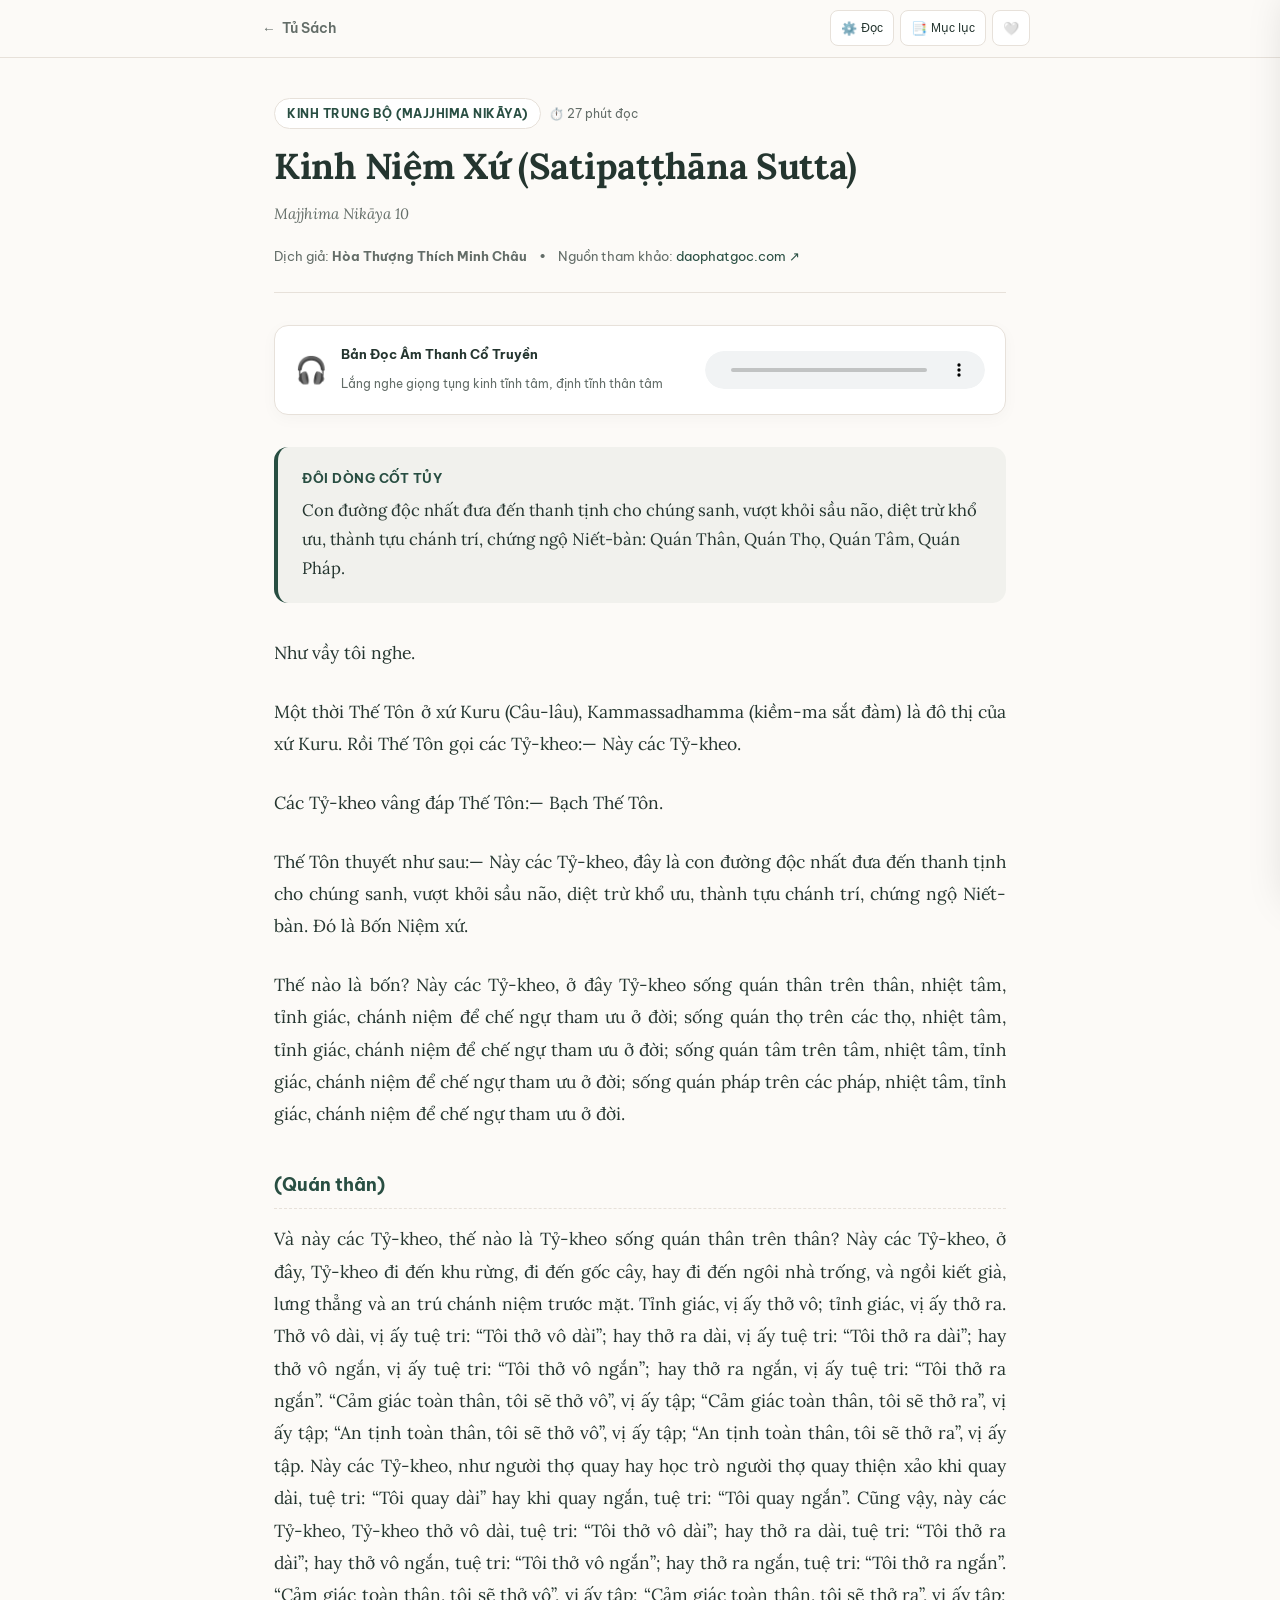
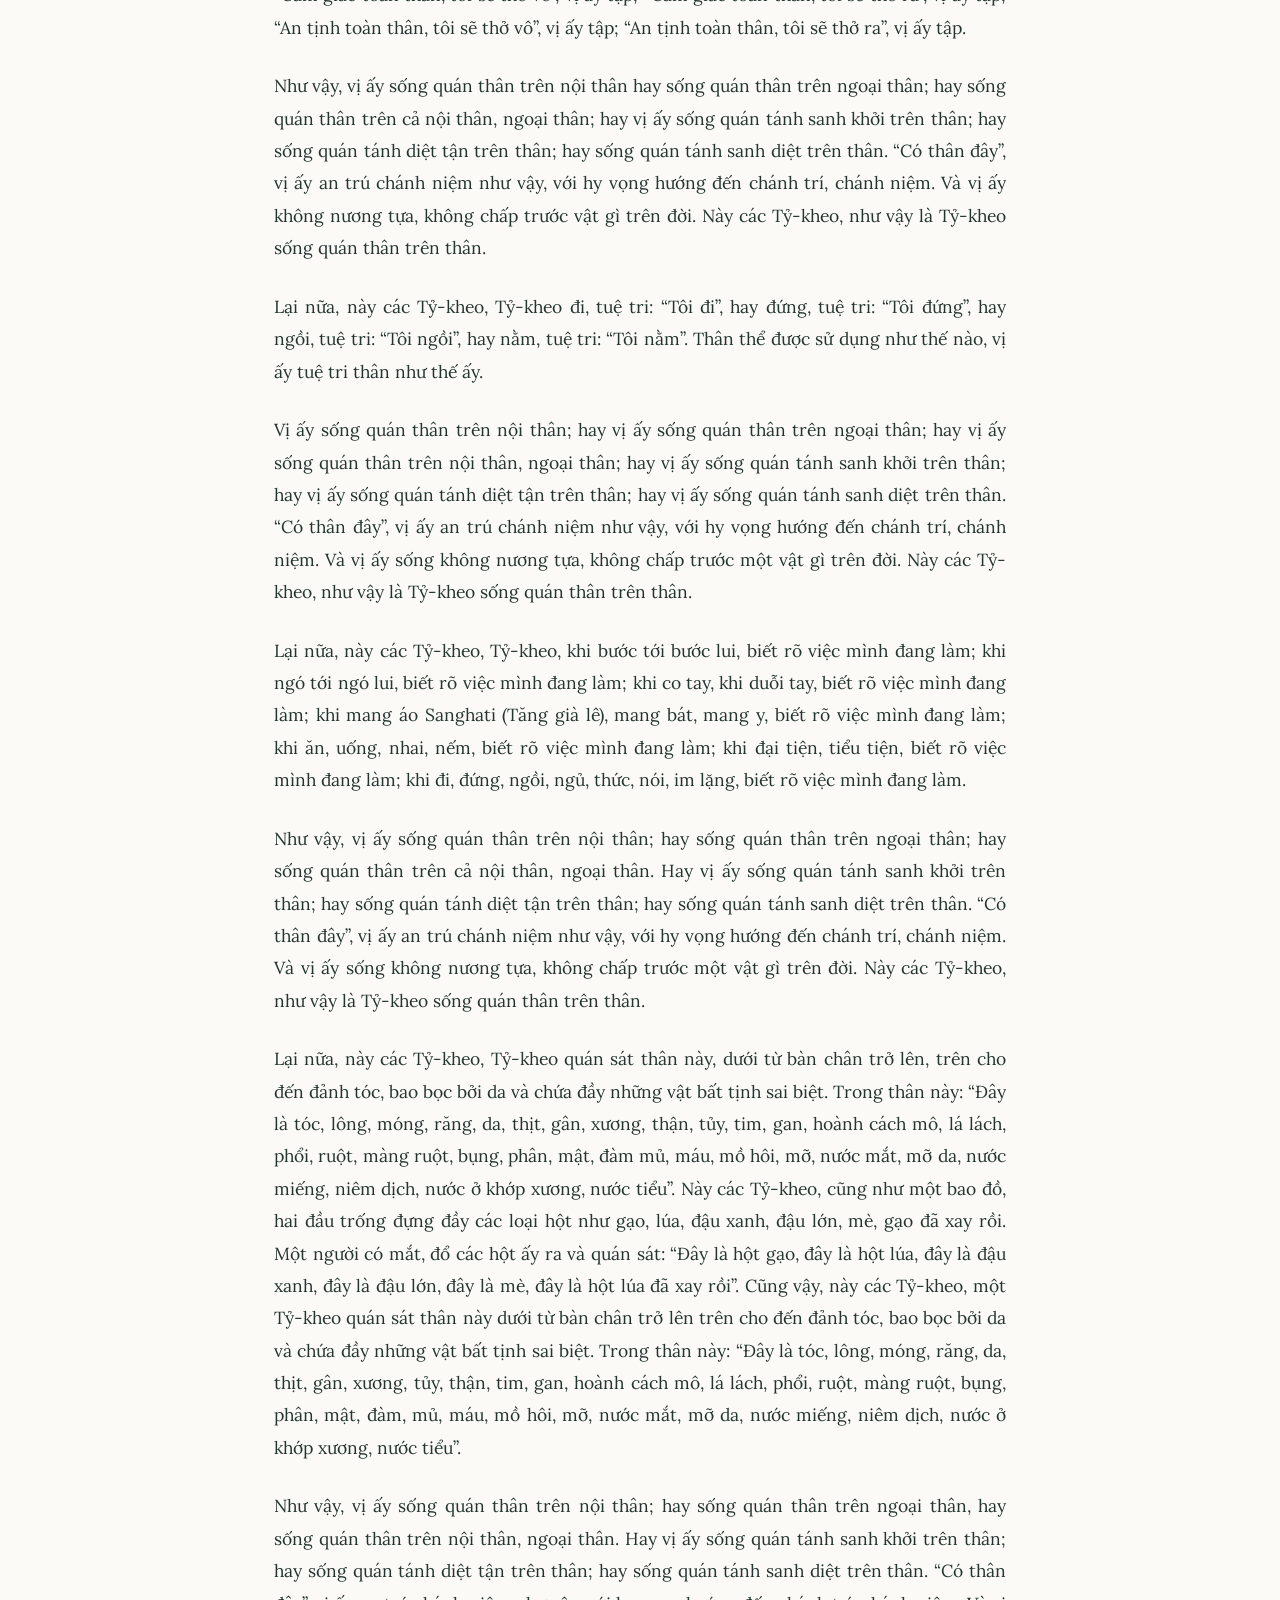
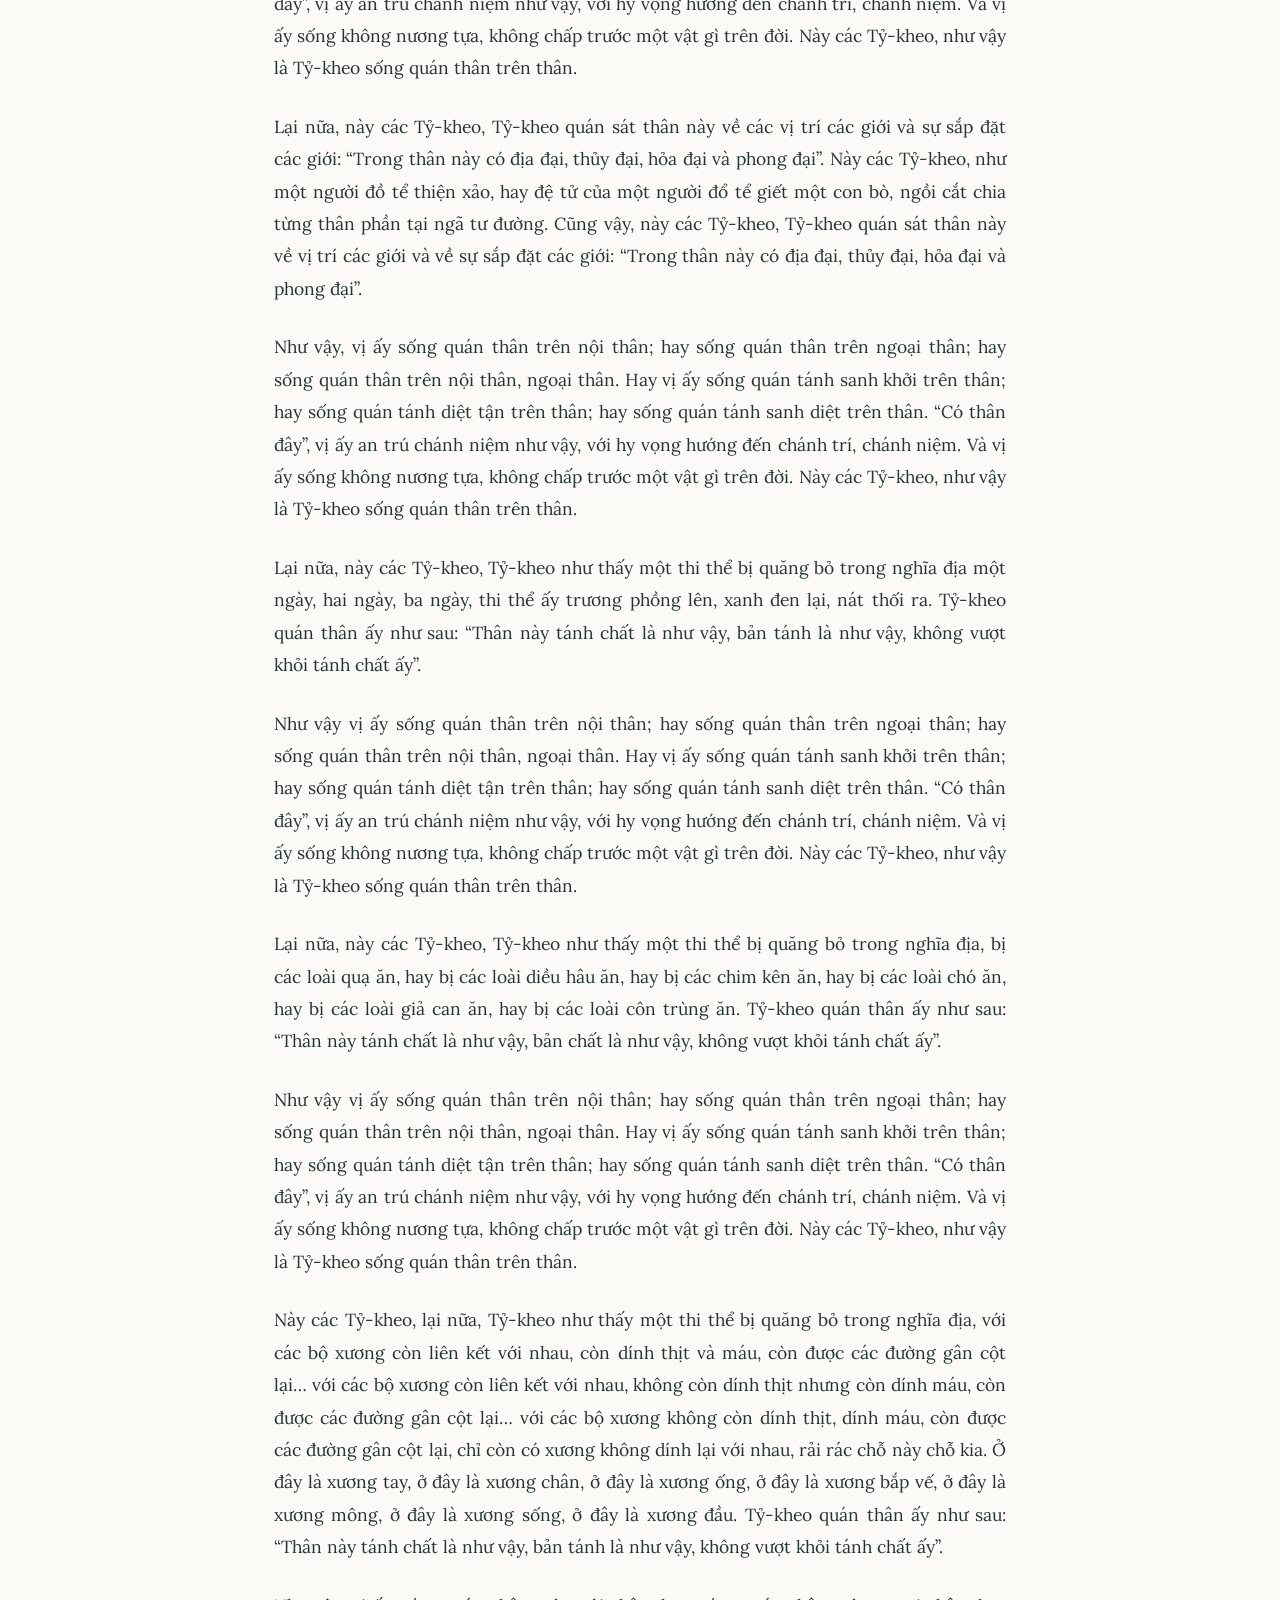
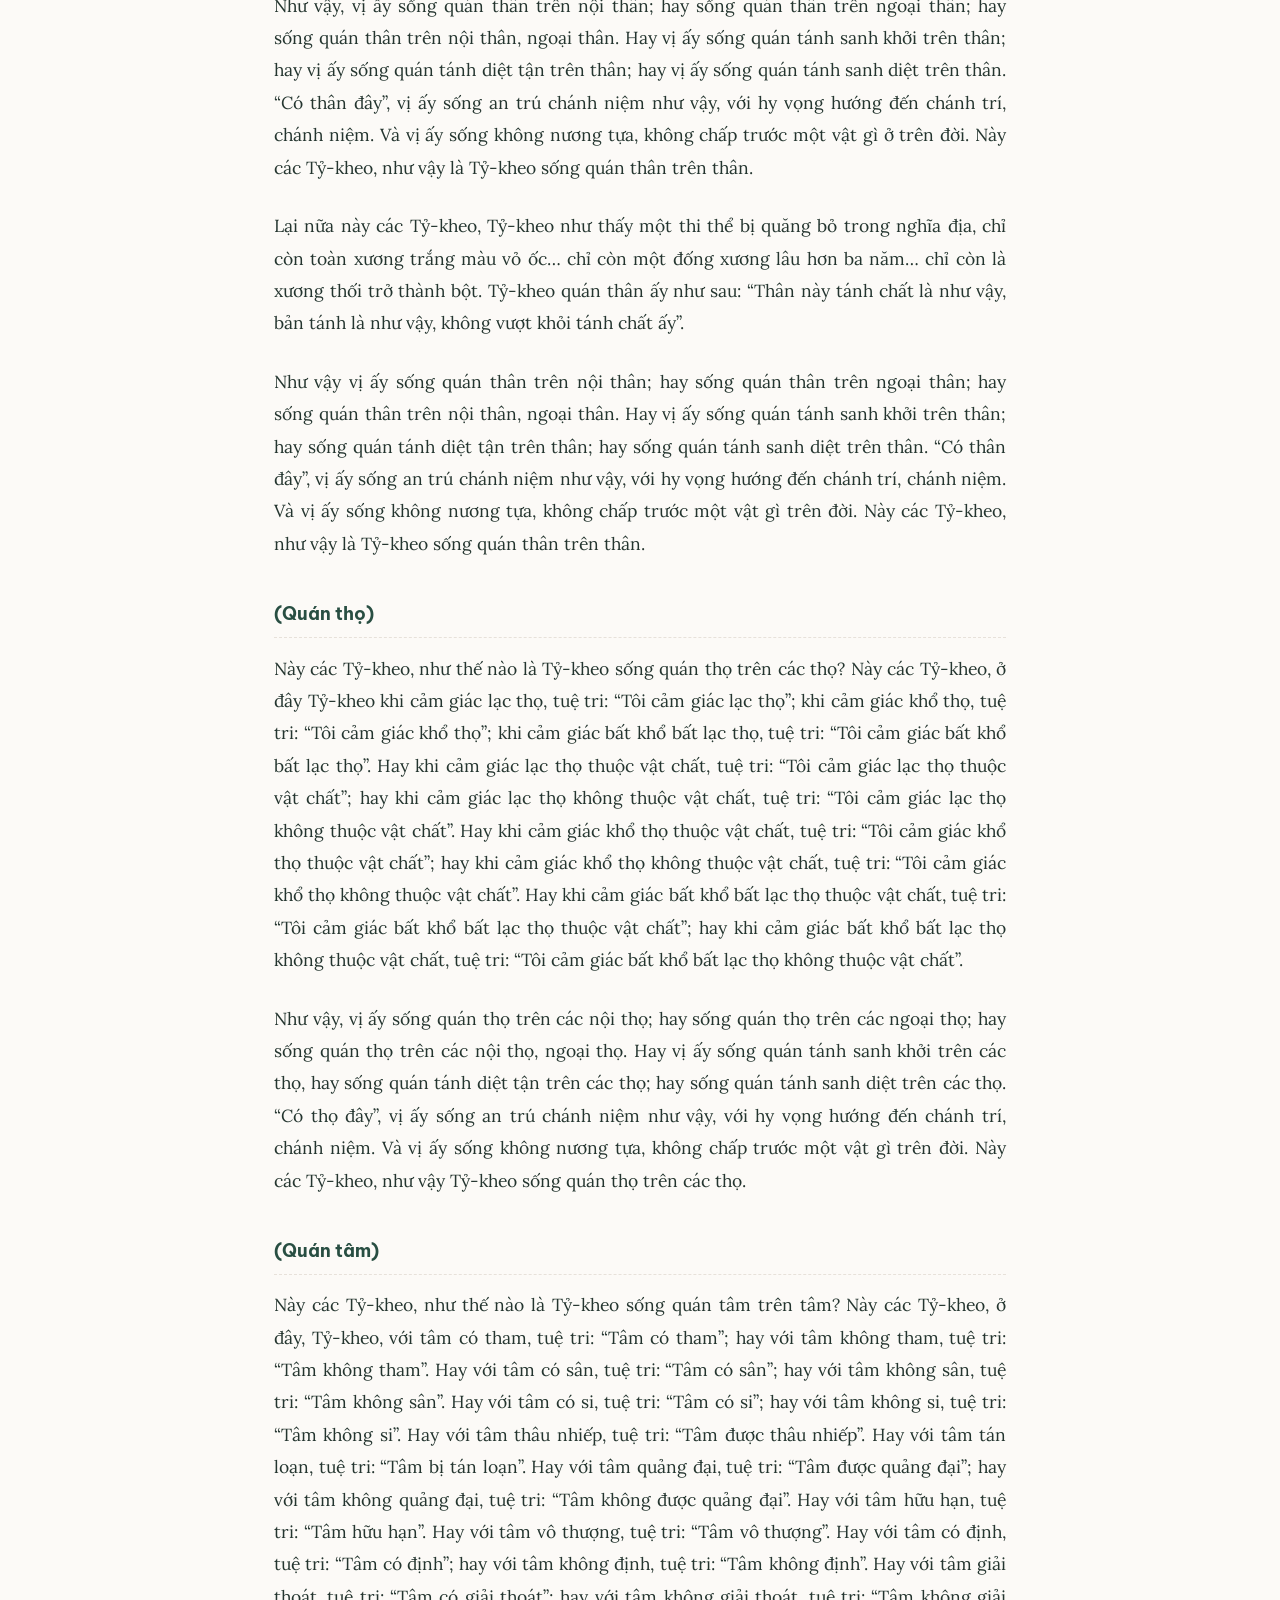
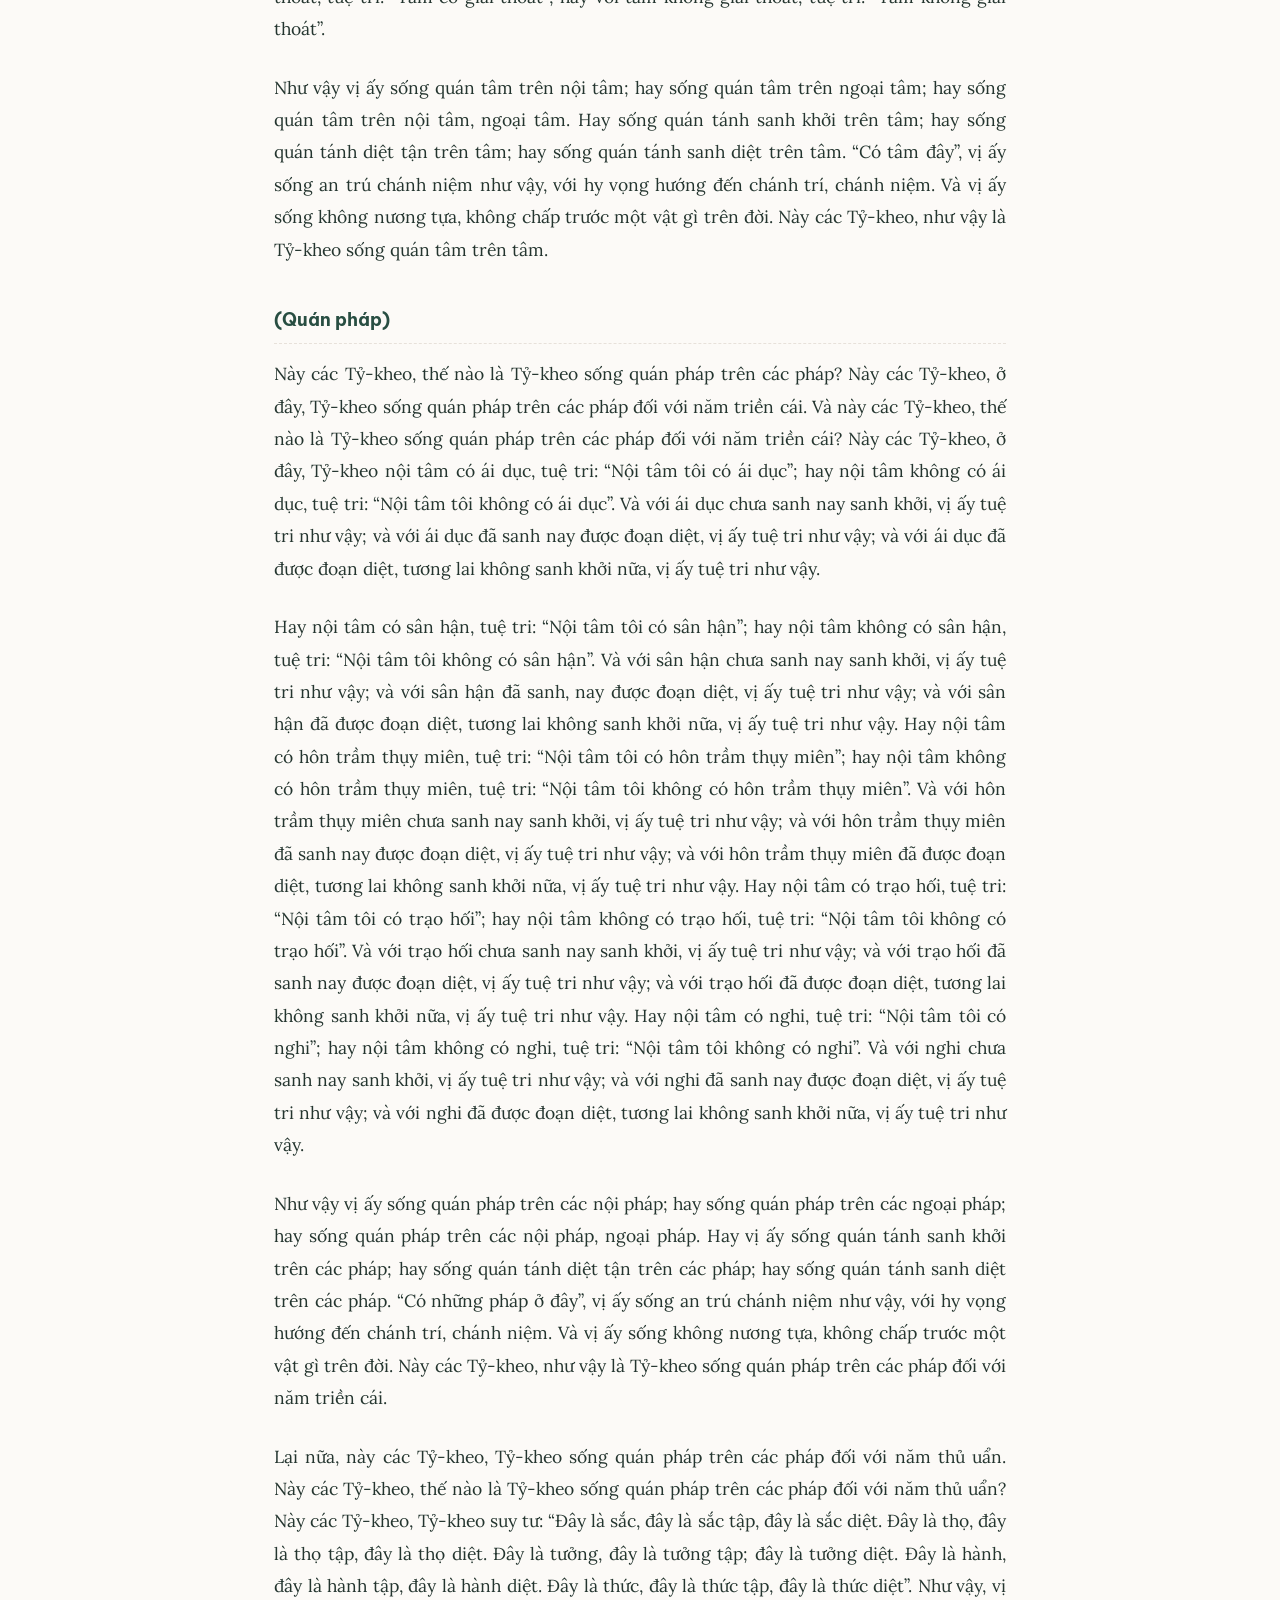
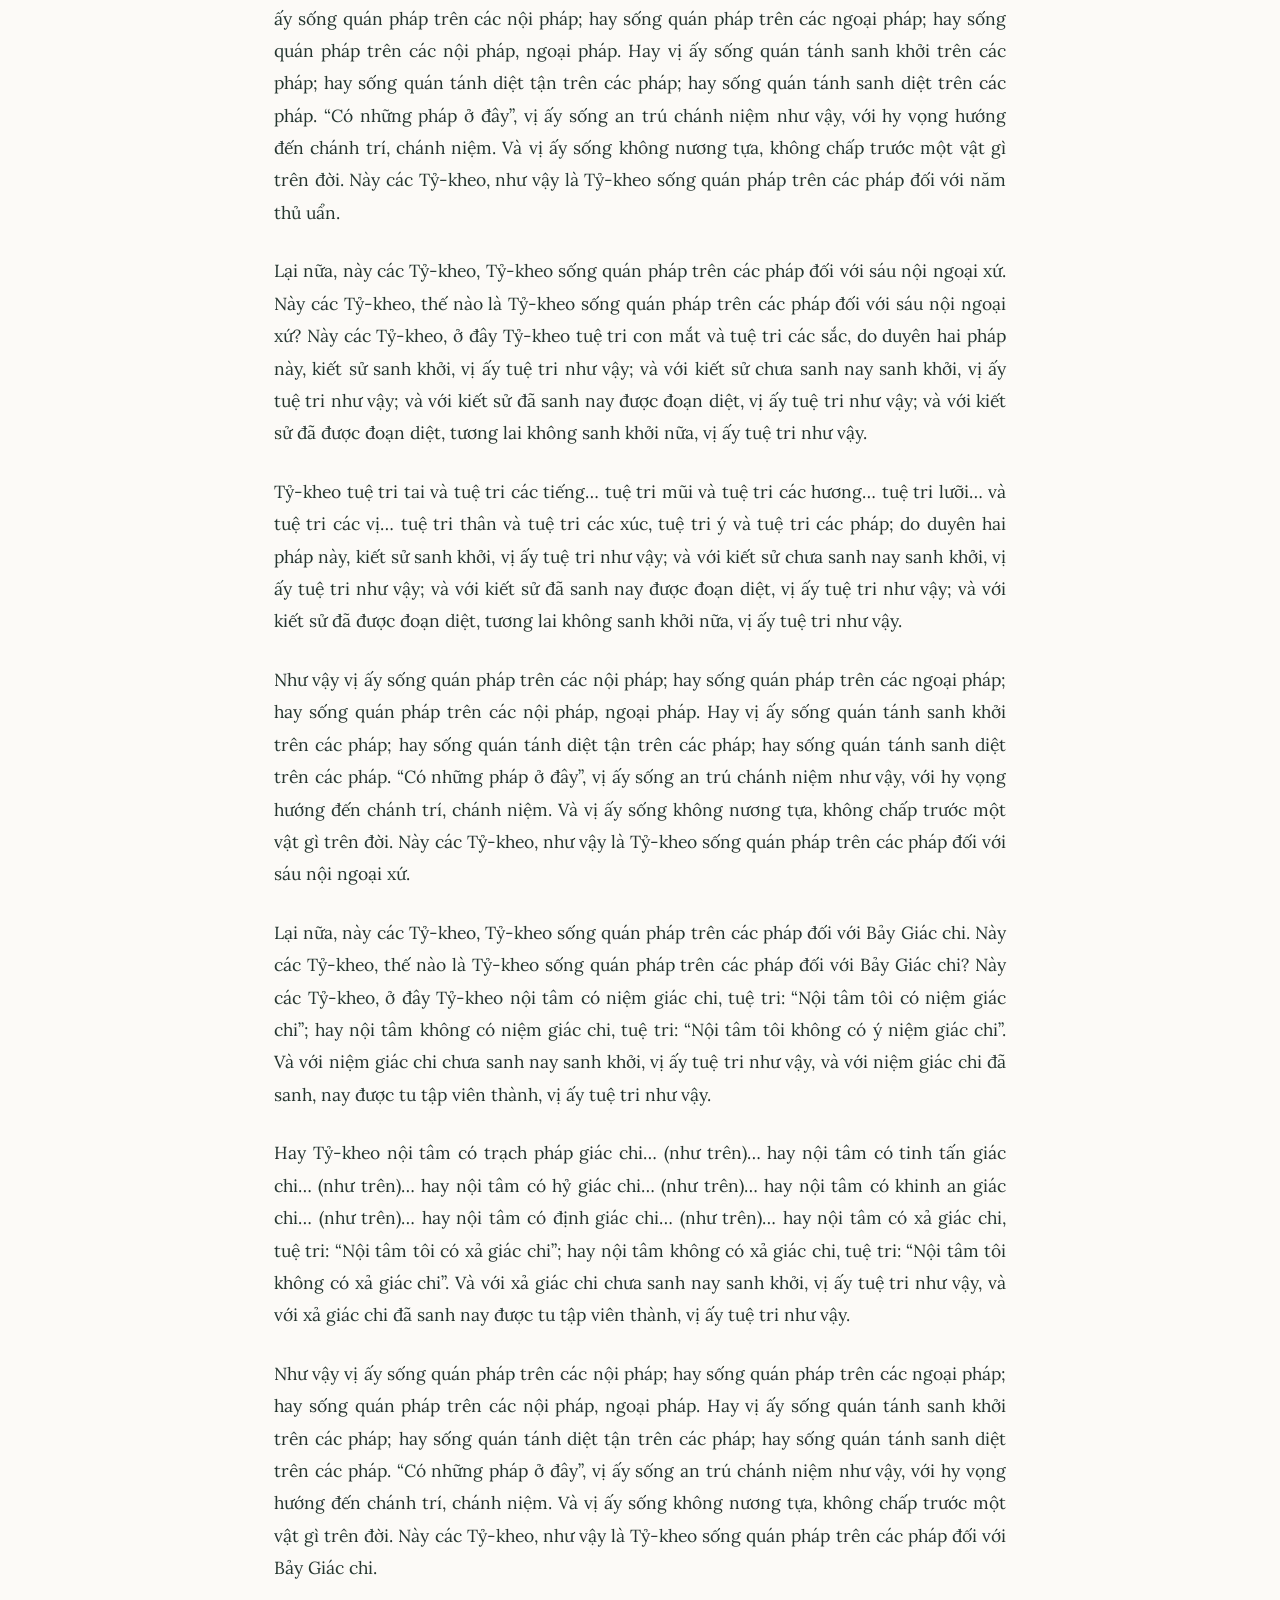
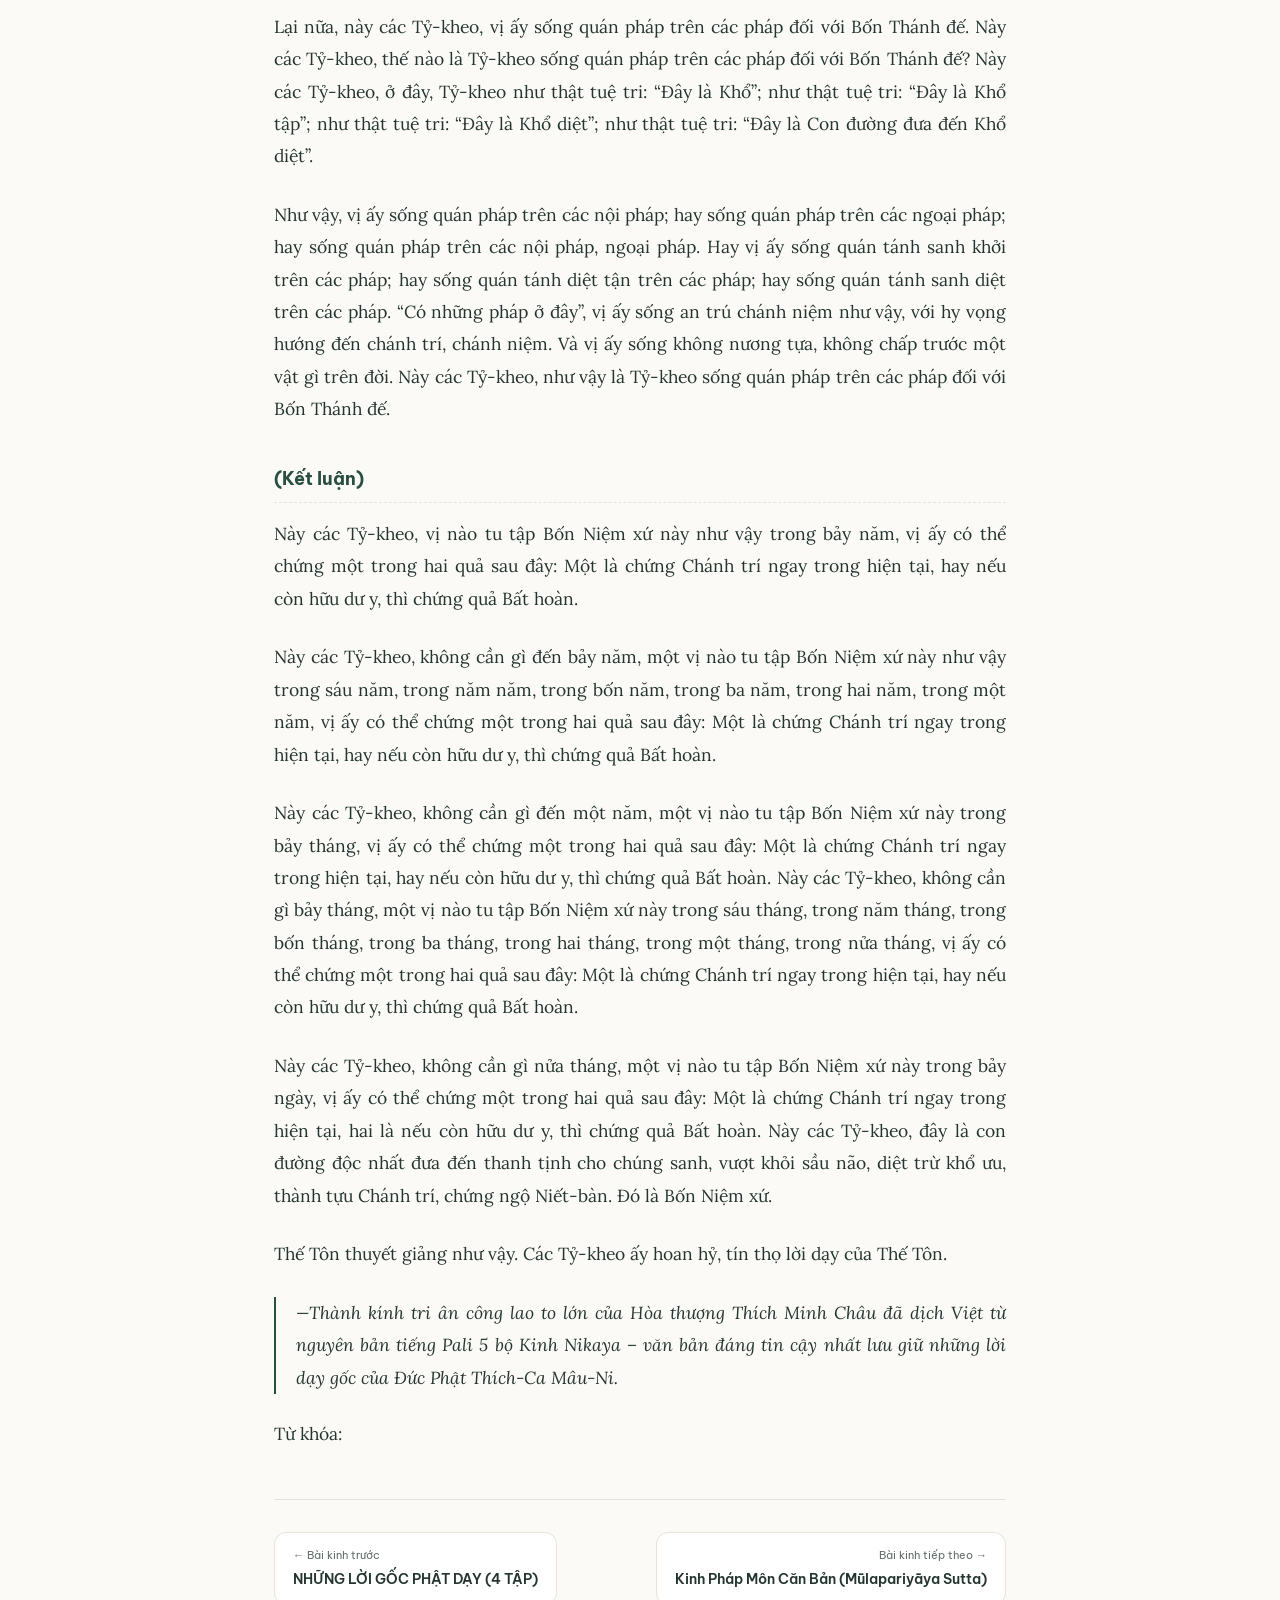
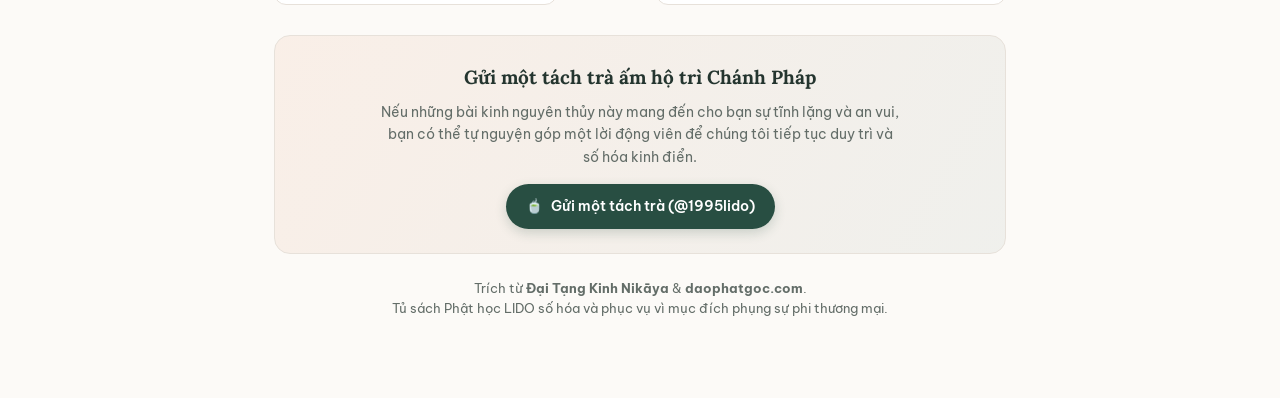
<file: doc-kinh/index.html>
<!doctype html>
<html lang="vi">
<head>
  <meta charset="UTF-8">
  <meta name="viewport" content="width=device-width, initial-scale=1.0">
  <meta name="theme-color" content="#284e42">
  <title>Đọc Kinh Sách Phật Giáo Nguyên Thủy | LIDO Zen Reader</title>
  
  <link rel="preconnect" href="https://fonts.googleapis.com">
  <link rel="preconnect" href="https://fonts.gstatic.com" crossorigin>
  <link href="https://fonts.googleapis.com/css2?family=Be+Vietnam+Pro:ital,wght@0,400;0,500;0,600;0,700;1,400&family=Lora:ital,wght@0,400;0,500;0,600;0,700;1,400;1,500&family=Noto+Serif:ital,wght@0,400;0,600;1,400&display=swap" rel="stylesheet">

  <style>
    /* ================= THEMES ================= */
    :root {
      --bg-reader: #FCFAF7;
      --text-reader: #24352F;
      --text-muted: #636D68;
      --border-reader: #E7E1DA;
      --accent-reader: #284E42;
      --accent-hover: #1e3b32;
      --surface-reader: #FFFFFF;
      --quote-bg: rgba(40, 78, 66, 0.05);
      --quote-border: #284E42;
      --gold-reader: #D97706;
      --gold-light: #FEF3C7;
      --reader-font: "Lora", Georgia, serif;
      --reader-size: 17.5px;
      --reader-line-height: 1.85;
      --container-width: 780px;
    }

    /* THEME: WHITE */
    [data-theme="white"] {
      --bg-reader: #FFFFFF;
      --text-reader: #1E293B;
      --text-muted: #64748B;
      --border-reader: #E2E8F0;
      --surface-reader: #F8FAFC;
      --quote-bg: #F1F5F9;
      --quote-border: #475569;
    }

    /* THEME: SEPIA (GIẤY DÓ) */
    [data-theme="sepia"] {
      --bg-reader: #F5EEDB;
      --text-reader: #433422;
      --text-muted: #7C6853;
      --border-reader: #DECDB3;
      --surface-reader: #FAF5EB;
      --quote-bg: rgba(124, 104, 83, 0.08);
      --quote-border: #7C6853;
      --accent-reader: #8B5E34;
    }

    /* THEME: FOREST TEA (TRÀ THIỀN) */
    [data-theme="tea"] {
      --bg-reader: #192A24;
      --text-reader: #E8F2EC;
      --text-muted: #95B3A4;
      --border-reader: #274239;
      --surface-reader: #20352E;
      --quote-bg: rgba(255, 255, 255, 0.05);
      --quote-border: #52B788;
      --accent-reader: #6EE7B7;
    }

    /* THEME: DARK (THIỀN ĐÊM) */
    [data-theme="dark"] {
      --bg-reader: #121820;
      --text-reader: #E2E8F0;
      --text-muted: #8E9BAE;
      --border-reader: #232E3C;
      --surface-reader: #1A222D;
      --quote-bg: rgba(255, 255, 255, 0.04);
      --quote-border: #94A3B8;
      --accent-reader: #38BDF8;
    }

    * { box-sizing: border-box; margin: 0; padding: 0; }
    html { scroll-behavior: smooth; }
    body {
      background-color: var(--bg-reader);
      color: var(--text-reader);
      font-family: var(--reader-font);
      font-size: var(--reader-size);
      line-height: var(--reader-line-height);
      -webkit-font-smoothing: antialiased;
      transition: background-color 0.25s, color 0.25s;
      min-height: 100vh;
      display: flex;
      flex-direction: column;
    }

    a { color: var(--accent-reader); text-decoration: none; }
    a:hover { text-decoration: underline; }

    /* ================= PROGRESS BAR ================= */
    #reading-progress-bar {
      position: fixed;
      top: 0;
      left: 0;
      height: 3.5px;
      background: linear-gradient(90deg, #10B981, #D97706);
      width: 0%;
      z-index: 100;
      transition: width 0.1s ease;
    }

    /* ================= STICKY READER TOOLBAR ================= */
    .reader-toolbar {
      position: sticky;
      top: 0;
      z-index: 90;
      background: var(--bg-reader);
      border-bottom: 1px solid var(--border-reader);
      padding: 10px 20px;
      backdrop-filter: blur(12px);
      -webkit-backdrop-filter: blur(12px);
      transition: all 0.25s ease;
    }
    .toolbar-inner {
      max-width: var(--container-width);
      margin: 0 auto;
      display: flex;
      align-items: center;
      justify-content: space-between;
      gap: 14px;
      font-family: "Be Vietnam Pro", sans-serif;
    }
    .btn-back-shelf {
      display: inline-flex;
      align-items: center;
      gap: 6px;
      font-size: 13.5px;
      font-weight: 600;
      color: var(--text-muted);
      padding: 6px 12px;
      border-radius: 8px;
      transition: all 0.2s;
    }
    .btn-back-shelf:hover {
      background: var(--surface-reader);
      color: var(--text-reader);
      text-decoration: none;
    }
    .toolbar-title {
      font-size: 14px;
      font-weight: 600;
      color: var(--text-reader);
      white-space: nowrap;
      overflow: hidden;
      text-overflow: ellipsis;
      opacity: 0;
      transform: translateY(6px);
      transition: all 0.25s ease;
      flex: 1;
      text-align: center;
    }
    .toolbar-title.visible {
      opacity: 1;
      transform: translateY(0);
    }
    .toolbar-actions {
      display: flex;
      align-items: center;
      gap: 6px;
      flex-shrink: 0;
    }
    .tool-btn {
      display: inline-flex;
      align-items: center;
      justify-content: center;
      gap: 4px;
      min-width: 36px;
      height: 36px;
      padding: 0 10px;
      border-radius: 8px;
      background: var(--surface-reader);
      border: 1px solid var(--border-reader);
      color: var(--text-reader);
      font-size: 13px;
      font-weight: 500;
      cursor: pointer;
      transition: all 0.2s ease;
    }
    .tool-btn:hover {
      border-color: var(--accent-reader);
      color: var(--accent-reader);
    }
    .tool-btn.active {
      background: var(--accent-reader);
      color: #fff;
      border-color: var(--accent-reader);
    }

    /* ================= MAIN READING VIEWPORT ================= */
    .reader-container {
      max-width: var(--container-width);
      margin: 0 auto;
      padding: 40px 24px 80px;
      flex: 1;
      width: 100%;
    }
    .sutta-header {
      margin-bottom: 32px;
      padding-bottom: 24px;
      border-bottom: 1px solid var(--border-reader);
    }
    .sutta-meta-tags {
      display: flex;
      align-items: center;
      gap: 8px;
      flex-wrap: wrap;
      margin-bottom: 14px;
      font-family: "Be Vietnam Pro", sans-serif;
    }
    .category-badge {
      display: inline-flex;
      align-items: center;
      gap: 4px;
      font-size: 11.5px;
      font-weight: 700;
      text-transform: uppercase;
      letter-spacing: 0.5px;
      padding: 4px 12px;
      border-radius: 999px;
      background: var(--surface-reader);
      border: 1px solid var(--border-reader);
      color: var(--accent-reader);
    }
    .reading-time-pill {
      font-size: 12px;
      color: var(--text-muted);
    }
    .sutta-main-title {
      font-size: clamp(26px, 4vw, 36px);
      font-weight: 700;
      line-height: 1.3;
      margin-bottom: 10px;
      letter-spacing: -0.3px;
    }
    .sutta-pali-title {
      font-size: 15px;
      font-style: italic;
      color: var(--text-muted);
      margin-bottom: 16px;
    }
    .sutta-translator {
      font-family: "Be Vietnam Pro", sans-serif;
      font-size: 13px;
      color: var(--text-muted);
      display: flex;
      align-items: center;
      gap: 12px;
      flex-wrap: wrap;
    }

    /* AUDIO PLAYER BOX */
    .audio-player-card {
      margin: 24px 0 32px;
      padding: 16px 20px;
      border-radius: 14px;
      background: var(--surface-reader);
      border: 1px solid var(--border-reader);
      box-shadow: 0 4px 16px rgba(0, 0, 0, 0.03);
      display: flex;
      align-items: center;
      gap: 14px;
      font-family: "Be Vietnam Pro", sans-serif;
    }
    .audio-icon {
      font-size: 26px;
      flex-shrink: 0;
    }
    .audio-info {
      flex: 1;
      min-width: 0;
    }
    .audio-info b {
      display: block;
      font-size: 13px;
      color: var(--text-reader);
    }
    .audio-info small {
      font-size: 11.5px;
      color: var(--text-muted);
    }
    .audio-player-card audio {
      max-width: 280px;
      width: 100%;
      height: 38px;
      border-radius: 999px;
    }

    /* SUMMARY CALLOUT */
    .summary-callout {
      padding: 20px 24px;
      border-radius: 14px;
      background: var(--quote-bg);
      border-left: 4px solid var(--quote-border);
      margin-bottom: 34px;
      font-size: calc(var(--reader-size) * 0.95);
      line-height: 1.75;
    }
    .summary-callout strong {
      display: block;
      margin-bottom: 6px;
      font-family: "Be Vietnam Pro", sans-serif;
      font-size: 13px;
      text-transform: uppercase;
      letter-spacing: 0.5px;
      color: var(--accent-reader);
    }

    /* ================= SCRIPTURE TEXT CONTENT ================= */
    .sutta-content {
      font-size: var(--reader-size);
      line-height: var(--reader-line-height);
    }
    .sutta-content p {
      margin-bottom: 1.5em;
      text-align: justify;
    }
    .sutta-content p.verse-quote {
      padding-left: 20px;
      border-left: 2.5px solid var(--quote-border);
      font-style: italic;
      color: var(--text-reader);
      margin: 1.4em 0;
    }
    .sutta-content h4.reader-subheading {
      font-family: "Be Vietnam Pro", sans-serif;
      font-size: calc(var(--reader-size) * 1.05);
      font-weight: 700;
      color: var(--accent-reader);
      margin: 2em 0 0.8em;
      border-bottom: 1px dashed var(--border-reader);
      padding-bottom: 6px;
    }
    .sutta-content .book-page-section {
      padding: 24px;
      margin-bottom: 24px;
      background: var(--surface-reader);
      border-radius: 12px;
      border: 1px solid var(--border-reader);
    }
    .sutta-content .page-badge {
      font-size: 11px;
      font-family: "Be Vietnam Pro", sans-serif;
      font-weight: 700;
      color: var(--gold-reader);
      margin-bottom: 6px;
      text-transform: uppercase;
    }
    .sutta-content .page-heading {
      font-size: 19px;
      margin-bottom: 6px;
      color: var(--text-reader);
    }
    .sutta-content .page-subheading {
      font-size: 12.5px;
      color: var(--text-muted);
      margin-bottom: 14px;
      font-style: italic;
    }
    .sutta-content .page-footer-note {
      font-size: 11px;
      color: var(--text-muted);
      margin-top: 14px;
      padding-top: 8px;
      border-top: 1px solid var(--border-reader);
    }

    /* ================= SCRIPTURE FOOTER ================= */
    .sutta-footer {
      margin-top: 48px;
      padding-top: 32px;
      border-top: 1px solid var(--border-reader);
      font-family: "Be Vietnam Pro", sans-serif;
    }
    .sutta-nav-buttons {
      display: flex;
      align-items: center;
      justify-content: space-between;
      gap: 16px;
      margin-bottom: 30px;
    }
    .nav-sutta-btn {
      display: inline-flex;
      flex-direction: column;
      padding: 12px 18px;
      border-radius: 12px;
      background: var(--surface-reader);
      border: 1px solid var(--border-reader);
      color: var(--text-reader);
      max-width: 48%;
      transition: all 0.2s;
    }
    .nav-sutta-btn:hover {
      border-color: var(--accent-reader);
      text-decoration: none;
      transform: translateY(-2px);
    }
    .nav-sutta-btn small {
      font-size: 11px;
      color: var(--text-muted);
      margin-bottom: 2px;
    }
    .nav-sutta-btn span {
      font-size: 13.5px;
      font-weight: 600;
      white-space: nowrap;
      overflow: hidden;
      text-overflow: ellipsis;
      display: block;
    }

    /* INVITE TEA CALLOUT */
    .tea-invite-card {
      padding: 24px;
      border-radius: 16px;
      background: linear-gradient(120deg, rgba(246, 225, 212, 0.45), rgba(40, 78, 66, 0.06));
      border: 1px solid var(--border-reader);
      text-align: center;
      margin-bottom: 24px;
    }
    .tea-invite-card h4 {
      font-family: "Lora", serif;
      font-size: 19px;
      margin-bottom: 6px;
      color: var(--text-reader);
    }
    .tea-invite-card p {
      font-size: 13.5px;
      color: var(--text-muted);
      max-width: 520px;
      margin: 0 auto 16px;
      line-height: 1.65;
    }
    .tea-invite-card a.btn-tea {
      display: inline-flex;
      align-items: center;
      gap: 8px;
      padding: 10px 20px;
      border-radius: 999px;
      background: var(--accent-reader);
      color: #fff !important;
      font-size: 13.5px;
      font-weight: 600;
      text-decoration: none;
      box-shadow: 0 4px 12px rgba(40, 78, 66, 0.2);
      transition: all 0.2s;
    }
    .tea-invite-card a.btn-tea:hover {
      transform: translateY(-1px);
    }

    /* SOURCE INFO */
    .source-credit {
      font-size: 12.5px;
      color: var(--text-muted);
      text-align: center;
      line-height: 1.6;
    }

    /* ================= SETTINGS DRAWER / MODAL ================= */
    .modal-backdrop {
      position: fixed;
      top: 0;
      left: 0;
      right: 0;
      bottom: 0;
      background: rgba(0, 0, 0, 0.45);
      z-index: 200;
      display: none;
      align-items: center;
      justify-content: center;
      backdrop-filter: blur(4px);
    }
    .modal-backdrop.show { display: flex; }
    .settings-modal {
      background: var(--bg-reader);
      border: 1px solid var(--border-reader);
      border-radius: 20px;
      padding: 28px;
      width: 90%;
      max-width: 440px;
      box-shadow: 0 20px 50px rgba(0, 0, 0, 0.3);
      font-family: "Be Vietnam Pro", sans-serif;
      animation: modalPop 0.2s ease;
    }
    @keyframes modalPop {
      from { transform: scale(0.92); opacity: 0; }
      to { transform: scale(1); opacity: 1; }
    }
    .modal-head {
      display: flex;
      align-items: center;
      justify-content: space-between;
      margin-bottom: 20px;
      padding-bottom: 12px;
      border-bottom: 1px solid var(--border-reader);
    }
    .modal-head h3 {
      font-size: 16px;
      font-weight: 700;
      color: var(--text-reader);
    }
    .btn-close-modal {
      background: none;
      border: none;
      font-size: 20px;
      color: var(--text-muted);
      cursor: pointer;
    }
    .setting-group {
      margin-bottom: 20px;
    }
    .setting-label {
      font-size: 12px;
      font-weight: 700;
      text-transform: uppercase;
      letter-spacing: 0.5px;
      color: var(--text-muted);
      margin-bottom: 10px;
      display: block;
    }
    /* FONT SIZE CONTROLLER */
    .size-controls {
      display: flex;
      align-items: center;
      justify-content: space-between;
      gap: 8px;
      background: var(--surface-reader);
      border: 1px solid var(--border-reader);
      border-radius: 12px;
      padding: 6px;
    }
    .size-btn {
      flex: 1;
      height: 38px;
      border: none;
      background: transparent;
      border-radius: 8px;
      color: var(--text-reader);
      font-family: inherit;
      font-size: 14px;
      font-weight: 600;
      cursor: pointer;
      transition: all 0.2s;
    }
    .size-btn:hover { background: var(--bg-reader); }
    .size-btn.active {
      background: var(--accent-reader);
      color: #fff;
    }

    /* THEME PALETTES */
    .theme-grid {
      display: grid;
      grid-template-columns: repeat(5, 1fr);
      gap: 8px;
    }
    .theme-chip {
      height: 52px;
      border-radius: 12px;
      border: 2px solid var(--border-reader);
      display: flex;
      flex-direction: column;
      align-items: center;
      justify-content: center;
      font-size: 11px;
      font-weight: 600;
      cursor: pointer;
      transition: all 0.2s;
    }
    .theme-chip.active {
      border-color: var(--accent-reader);
      box-shadow: 0 0 0 2px var(--accent-reader);
    }

    /* FONT FAMILIES */
    .font-options {
      display: grid;
      grid-template-columns: 1fr 1fr 1fr;
      gap: 8px;
    }
    .font-btn {
      padding: 10px;
      border-radius: 10px;
      background: var(--surface-reader);
      border: 1.5px solid var(--border-reader);
      color: var(--text-reader);
      font-size: 13px;
      cursor: pointer;
      text-align: center;
      transition: all 0.2s;
    }
    .font-btn:hover { border-color: var(--accent-reader); }
    .font-btn.active {
      background: var(--accent-reader);
      color: #fff;
      border-color: var(--accent-reader);
    }

    /* ================= TOC DRAWER (MỤC LỤC BÀI KINH) ================= */
    .toc-drawer {
      position: fixed;
      top: 0;
      right: -360px;
      width: 340px;
      max-width: 88vw;
      height: 100vh;
      background: var(--bg-reader);
      border-left: 1px solid var(--border-reader);
      z-index: 250;
      box-shadow: -10px 0 40px rgba(0, 0, 0, 0.15);
      transition: right 0.3s cubic-bezier(0.16, 1, 0.3, 1);
      display: flex;
      flex-direction: column;
      font-family: "Be Vietnam Pro", sans-serif;
    }
    .toc-drawer.open { right: 0; }
    .toc-head {
      padding: 18px 20px;
      border-bottom: 1px solid var(--border-reader);
      display: flex;
      align-items: center;
      justify-content: space-between;
    }
    .toc-head h3 { font-size: 15px; font-weight: 700; color: var(--text-reader); }
    .toc-list {
      flex: 1;
      overflow-y: auto;
      padding: 12px 14px;
    }
    .toc-item {
      display: block;
      padding: 10px 14px;
      border-radius: 10px;
      margin-bottom: 4px;
      font-size: 13px;
      color: var(--text-reader);
      transition: all 0.18s;
      line-height: 1.5;
    }
    .toc-item small {
      display: block;
      font-size: 11px;
      color: var(--text-muted);
      margin-bottom: 2px;
    }
    .toc-item:hover {
      background: var(--surface-reader);
      color: var(--accent-reader);
      text-decoration: none;
    }
    .toc-item.active {
      background: var(--accent-reader);
      color: #fff;
    }
    .toc-item.active small { color: rgba(255, 255, 255, 0.8); }

    /* TOAST */
    #reader-toast {
      position: fixed;
      bottom: 24px;
      left: 50%;
      transform: translateX(-50%) translateY(100px);
      background: #10223D;
      color: #fff;
      padding: 10px 20px;
      border-radius: 999px;
      font-size: 13px;
      font-family: "Be Vietnam Pro", sans-serif;
      font-weight: 600;
      z-index: 300;
      opacity: 0;
      pointer-events: none;
      transition: all 0.25s ease;
    }
    #reader-toast.show {
      transform: translateX(-50%) translateY(0);
      opacity: 1;
    }

    @media (max-width: 600px) {
      .reader-container { padding: 24px 16px 60px; }
      .audio-player-card { flex-direction: column; align-items: stretch; gap: 10px; }
      .audio-player-card audio { max-width: 100%; }
      .nav-sutta-btn { max-width: 100%; width: 100%; }
      .sutta-nav-buttons { flex-direction: column; }
    }
  </style>
</head>
<body>

  <!-- READING PROGRESS -->
  <div id="reading-progress-bar"></div>

  <!-- STICKY READER TOOLBAR -->
  <header class="reader-toolbar">
    <div class="toolbar-inner">
      <a href="../kinh-sach.html" class="btn-back-shelf" title="Quay lại Tủ Sách">
        <span>←</span>
        <span>Tủ Sách</span>
      </a>

      <div class="toolbar-title" id="tb-title">Kinh Niệm Xứ</div>

      <div class="toolbar-actions">
        <!-- Settings Button -->
        <button type="button" class="tool-btn" onclick="openSettingsModal()" title="Tùy chỉnh giao diện đọc">
          <span>⚙️</span>
          <span style="font-size:12px">Đọc</span>
        </button>

        <!-- TOC Drawer Button -->
        <button type="button" class="tool-btn" onclick="toggleTocDrawer(true)" title="Mục lục bài kinh">
          <span>📑</span>
          <span style="font-size:12px">Mục lục</span>
        </button>

        <!-- Bookmark Button -->
        <button type="button" class="tool-btn" id="btn-save-this" onclick="toggleCurrentBookmark()" title="Lưu bài này">
          <span id="save-icon">🤍</span>
        </button>
      </div>
    </div>
  </header>

  <!-- MAIN READING VIEWPORT -->
  <main class="reader-container" id="sutta-container">
    
    <!-- HEADER -->
    <header class="sutta-header">
      <div class="sutta-meta-tags">
        <span class="category-badge" id="sutta-cat-badge">Kinh Trung Bộ</span>
        <span class="reading-time-pill" id="sutta-read-time">⏱️ 12 phút đọc</span>
      </div>

      <h1 class="sutta-main-title" id="sutta-heading">Đang nạp bài kinh...</h1>
      <div class="sutta-pali-title" id="sutta-pali">Satipaṭṭhāna Sutta</div>

      <div class="sutta-translator">
        <span>Dịch giả: <strong id="sutta-author">HT. Thích Minh Châu</strong></span>
        <span>•</span>
        <span>Nguồn tham khảo: <a id="sutta-source-link" href="https://daophatgoc.com/" target="_blank" rel="noopener">daophatgoc.com ↗</a></span>
      </div>
    </header>

    <!-- AUDIO PLAYER -->
    <div class="audio-player-card" id="audio-card" style="display:none">
      <div class="audio-icon">🎧</div>
      <div class="audio-info">
        <b>Bản Đọc Âm Thanh Cổ Truyền</b>
        <small id="audio-lbl">Lắng nghe giọng tụng kinh tĩnh tâm, định tĩnh thân tâm</small>
      </div>
      <audio id="sutta-audio-player" controls preload="metadata"></audio>
    </div>

    <!-- SUMMARY CALLOUT -->
    <div class="summary-callout" id="summary-box">
      <strong>Đôi Dòng Cốt Tủy</strong>
      <div id="summary-text">...</div>
    </div>

    <!-- SCRIPTURE BODY -->
    <article class="sutta-content" id="sutta-body">
      <!-- Injected from JS -->
    </article>

    <!-- SCRIPTURE FOOTER & NAVIGATION -->
    <footer class="sutta-footer">
      <div class="sutta-nav-buttons">
        <a href="#" id="btn-prev-sutta" class="nav-sutta-btn">
          <small>← Bài kinh trước</small>
          <span id="prev-sutta-title">...</span>
        </a>
        <a href="#" id="btn-next-sutta" class="nav-sutta-btn" style="text-align:right">
          <small>Bài kinh tiếp theo →</small>
          <span id="next-sutta-title">...</span>
        </a>
      </div>

      <!-- TEA CALLOUT -->
      <div class="tea-invite-card">
        <h4>Gửi một tách trà ấm hộ trì Chánh Pháp</h4>
        <p>Nếu những bài kinh nguyên thủy này mang đến cho bạn sự tĩnh lặng và an vui, bạn có thể tự nguyện góp một lời động viên để chúng tôi tiếp tục duy trì và số hóa kinh điển.</p>
        <a href="../ung-ho.html" class="btn-tea">
          <span>🍵</span>
          <span>Gửi một tách trà (@1995lido)</span>
        </a>
      </div>

      <div class="source-credit">
        Trích từ <b>Đại Tạng Kinh Nikāya</b> &amp; <b>daophatgoc.com</b>.<br>
        Tủ sách Phật học LIDO số hóa và phục vụ vì mục đích phụng sự phi thương mại.
      </div>
    </footer>

  </main>

  <!-- ================= SETTINGS MODAL ================= -->
  <div class="modal-backdrop" id="settings-backdrop" onclick="closeSettingsModal(event)">
    <div class="settings-modal" onclick="event.stopPropagation()">
      <div class="modal-head">
        <h3>⚙️ Tùy Chỉnh Giao Diện Đọc</h3>
        <button type="button" class="btn-close-modal" onclick="closeSettingsModal()">✕</button>
      </div>

      <!-- CỠ CHỮ -->
      <div class="setting-group">
        <span class="setting-label">Cỡ Chữ</span>
        <div class="size-controls">
          <button type="button" class="size-btn" data-sz="15.5px" onclick="changeFontSize('15.5px', this)">A-</button>
          <button type="button" class="size-btn active" data-sz="17.5px" onclick="changeFontSize('17.5px', this)">Vừa</button>
          <button type="button" class="size-btn" data-sz="20px" onclick="changeFontSize('20px', this)">A+</button>
          <button type="button" class="size-btn" data-sz="23px" onclick="changeFontSize('23px', this)">A++</button>
        </div>
      </div>

      <!-- MÀU NỀN -->
      <div class="setting-group">
        <span class="setting-label">Chế Độ Màu</span>
        <div class="theme-grid">
          <div class="theme-chip active" data-thm="cream" style="background:#FCFAF7;color:#24352F" onclick="changeTheme('cream', this)">
            Giấy mộc
          </div>
          <div class="theme-chip" data-thm="white" style="background:#FFFFFF;color:#1E293B" onclick="changeTheme('white', this)">
            Sáng
          </div>
          <div class="theme-chip" data-thm="sepia" style="background:#F5EEDB;color:#433422" onclick="changeTheme('sepia', this)">
            Giấy dó
          </div>
          <div class="theme-chip" data-thm="tea" style="background:#192A24;color:#E8F2EC" onclick="changeTheme('tea', this)">
            Trà thiền
          </div>
          <div class="theme-chip" data-thm="dark" style="background:#121820;color:#E2E8F0" onclick="changeTheme('dark', this)">
            Tối
          </div>
        </div>
      </div>

      <!-- PHÔNG CHỮ -->
      <div class="setting-group">
        <span class="setting-label">Phông Chữ</span>
        <div class="font-options">
          <button type="button" class="font-btn active" data-fnt="lora" style="font-family:'Lora',serif" onclick="changeFont('lora', this)">
            Lora
          </button>
          <button type="button" class="font-btn" data-fnt="sans" style="font-family:'Be Vietnam Pro',sans-serif" onclick="changeFont('sans', this)">
            Vietnam Sans
          </button>
          <button type="button" class="font-btn" data-fnt="noto" style="font-family:'Noto Serif',serif" onclick="changeFont('noto', this)">
            Noto Serif
          </button>
        </div>
      </div>
    </div>
  </div>

  <!-- ================= TOC DRAWER (MỤC LỤC BÀI KINH) ================= -->
  <div class="toc-drawer" id="toc-drawer">
    <div class="toc-head">
      <h3>📑 Mục Lục Kinh Sách</h3>
      <button type="button" class="btn-close-modal" onclick="toggleTocDrawer(false)">✕</button>
    </div>
    <div class="toc-list" id="toc-list-container">
      <!-- Injected from JS -->
    </div>
  </div>

  <!-- TOAST -->
  <div id="reader-toast">Đã lưu bài kinh!</div>

  <!-- DATA & SCRIPTS -->
  <script src="../data/kinh_sach_data.js"></script>
  <script>
    var catalog = window.KINH_SACH_CATALOG || [];
    var currentSutta = null;
    var currentIndex = 0;

    // Parse URL params
    var params = new URLSearchParams(window.location.search);
    var requestedId = params.get('id') || 'kinh-trung-bo-kinh-niem-xu';

    // Find sutta
    currentIndex = catalog.findIndex(function(x) { return x.id === requestedId; });
    if (currentIndex === -1) currentIndex = 0;
    currentSutta = catalog[currentIndex];

    // Load saved preferences from localStorage
    try {
      var savedTheme = localStorage.getItem('lido_reader_theme') || 'cream';
      var savedSize = localStorage.getItem('lido_reader_size') || '17.5px';
      var savedFont = localStorage.getItem('lido_reader_font') || 'lora';
      applyTheme(savedTheme);
      applyFontSize(savedSize);
      applyFont(savedFont);
    } catch(e) {}

    // Select Sutta without full page reload
    function selectSutta(idx) {
      if (idx < 0 || idx >= catalog.length) return;
      currentIndex = idx;
      currentSutta = catalog[currentIndex];
      try {
        var newSearch = '?id=' + encodeURIComponent(currentSutta.id);
        window.history.pushState({ id: currentSutta.id }, '', newSearch);
      } catch(e) {}
      renderSutta();
      window.scrollTo({ top: 0, behavior: 'smooth' });
    }

    // Populate TOC Drawer
    function renderToc() {
      var container = document.getElementById('toc-list-container');
      container.innerHTML = '';
      catalog.forEach(function(item, idx) {
        var a = document.createElement('a');
        a.className = 'toc-item' + (item.id === currentSutta.id ? ' active' : '');
        a.href = '?id=' + encodeURIComponent(item.id);
        a.innerHTML = '<small>' + (item.category_name || 'Kinh Điển') + '</small>' + item.title;
        a.onclick = function(e) {
          e.preventDefault();
          selectSutta(idx);
          toggleTocDrawer(false);
        };
        container.appendChild(a);
      });
    }

    // Render Current Sutta
    function renderSutta() {
      if (!currentSutta) return;

      document.title = currentSutta.title + " | Tủ Sách Phật Giáo LIDO";
      document.getElementById('tb-title').textContent = currentSutta.title;
      document.getElementById('sutta-cat-badge').textContent = currentSutta.category_name || 'Kinh Điển';
      document.getElementById('sutta-read-time').textContent = '⏱️ ' + (currentSutta.reading_time || '10 phút đọc');
      document.getElementById('sutta-heading').textContent = currentSutta.title;
      document.getElementById('sutta-pali').textContent = currentSutta.pali_title || '';
      document.getElementById('sutta-author').textContent = currentSutta.translator || 'HT. Thích Minh Châu';
      document.getElementById('sutta-source-link').href = currentSutta.source_url || 'https://daophatgoc.com/';

      // Summary
      document.getElementById('summary-text').textContent = currentSutta.summary || 'Lời Phật dạy nguyên thủy.';

      // Audio
      var audioCard = document.getElementById('audio-card');
      var audioPlayer = document.getElementById('sutta-audio-player');
      if (currentSutta.audio_url) {
        audioPlayer.src = currentSutta.audio_url;
        audioCard.style.display = 'flex';
      } else {
        audioCard.style.display = 'none';
      }

      // Content
      document.getElementById('sutta-body').innerHTML = currentSutta.content_html || '<p>Đang cập nhật nội dung...</p>';

      // Prev / Next Sutta
      var prevIdx = (currentIndex > 0) ? currentIndex - 1 : catalog.length - 1;
      var nextIdx = (currentIndex < catalog.length - 1) ? currentIndex + 1 : 0;
      var prevSutta = catalog[prevIdx];
      var nextSutta = catalog[nextIdx];

      var btnPrev = document.getElementById('btn-prev-sutta');
      btnPrev.href = '?id=' + encodeURIComponent(prevSutta.id);
      btnPrev.onclick = function(e) {
        e.preventDefault();
        selectSutta(prevIdx);
      };
      document.getElementById('prev-sutta-title').textContent = prevSutta.title;

      var btnNext = document.getElementById('btn-next-sutta');
      btnNext.href = '?id=' + encodeURIComponent(nextSutta.id);
      btnNext.onclick = function(e) {
        e.preventDefault();
        selectSutta(nextIdx);
      };
      document.getElementById('next-sutta-title').textContent = nextSutta.title;

      updateBookmarkButton();
      renderToc();
    }

    // Support browser Back/Forward buttons
    window.addEventListener('popstate', function() {
      var p = new URLSearchParams(window.location.search);
      var reqId = p.get('id') || (catalog[0] ? catalog[0].id : '');
      var foundIdx = catalog.findIndex(function(x) { return x.id === reqId; });
      if (foundIdx !== -1 && foundIdx !== currentIndex) {
        currentIndex = foundIdx;
        currentSutta = catalog[currentIndex];
        renderSutta();
        window.scrollTo({ top: 0, behavior: 'smooth' });
      }
    });

    // Reading Progress & Sticky Toolbar Title
    window.addEventListener('scroll', function() {
      var h = document.documentElement.scrollHeight - document.documentElement.clientHeight;
      var scrolled = (window.scrollY / (h || 1)) * 100;
      document.getElementById('reading-progress-bar').style.width = scrolled + '%';

      var tbTitle = document.getElementById('tb-title');
      if (window.scrollY > 280) {
        tbTitle.classList.add('visible');
      } else {
        tbTitle.classList.remove('visible');
      }
    });

    // Bookmark Handling
    function isCurrentBookmarked() {
      try {
        var s = JSON.parse(localStorage.getItem('lido_bookmarked_suttas') || '[]');
        return s.indexOf(currentSutta.id) !== -1;
      } catch(e) { return false; }
    }

    function updateBookmarkButton() {
      var saved = isCurrentBookmarked();
      var icon = document.getElementById('save-icon');
      var btn = document.getElementById('btn-save-this');
      if (saved) {
        icon.textContent = '❤️';
        btn.classList.add('active');
        btn.title = 'Đã lưu trong tủ sách';
      } else {
        icon.textContent = '🤍';
        btn.classList.remove('active');
        btn.title = 'Lưu bài kinh này';
      }
    }

    function toggleCurrentBookmark() {
      try {
        var s = JSON.parse(localStorage.getItem('lido_bookmarked_suttas') || '[]');
        var idx = s.indexOf(currentSutta.id);
        if (idx !== -1) {
          s.splice(idx, 1);
          showToast('Đã bỏ lưu bài kinh');
        } else {
          s.push(currentSutta.id);
          showToast('Đã lưu bài kinh vào Tủ Sách của bạn ❤️');
        }
        localStorage.setItem('lido_bookmarked_suttas', JSON.stringify(s));
        updateBookmarkButton();
      } catch(e) {}
    }

    function showToast(msg) {
      var t = document.getElementById('reader-toast');
      t.textContent = msg;
      t.classList.add('show');
      setTimeout(function(){ t.classList.remove('show'); }, 2400);
    }

    // Modal Settings Controls
    function openSettingsModal() {
      document.getElementById('settings-backdrop').classList.add('show');
    }
    function closeSettingsModal(e) {
      if (!e || e.target.id === 'settings-backdrop' || e.target.classList.contains('btn-close-modal')) {
        document.getElementById('settings-backdrop').classList.remove('show');
      }
    }

    function toggleTocDrawer(open) {
      var drawer = document.getElementById('toc-drawer');
      if (open) drawer.classList.add('open');
      else drawer.classList.remove('open');
    }

    // Font Size
    function applyFontSize(sz) {
      document.documentElement.style.setProperty('--reader-size', sz);
      var btns = document.querySelectorAll('.size-btn');
      btns.forEach(function(b){
        if (b.getAttribute('data-sz') === sz) b.classList.add('active');
        else b.classList.remove('active');
      });
      try { localStorage.setItem('lido_reader_size', sz); } catch(e) {}
    }
    function changeFontSize(sz, btn) { applyFontSize(sz); }

    // Theme
    function applyTheme(thm) {
      if (thm === 'cream') {
        document.documentElement.removeAttribute('data-theme');
      } else {
        document.documentElement.setAttribute('data-theme', thm);
      }
      var chips = document.querySelectorAll('.theme-chip');
      chips.forEach(function(c){
        if (c.getAttribute('data-thm') === thm) c.classList.add('active');
        else c.classList.remove('active');
      });
      try { localStorage.setItem('lido_reader_theme', thm); } catch(e) {}
    }
    function changeTheme(thm, chip) { applyTheme(thm); }

    // Font Family
    function applyFont(fnt) {
      var val = '"Lora", Georgia, serif';
      if (fnt === 'sans') val = '"Be Vietnam Pro", system-ui, sans-serif';
      else if (fnt === 'noto') val = '"Noto Serif", serif';
      document.documentElement.style.setProperty('--reader-font', val);

      var btns = document.querySelectorAll('.font-btn');
      btns.forEach(function(b){
        if (b.getAttribute('data-fnt') === fnt) b.classList.add('active');
        else b.classList.remove('active');
      });
      try { localStorage.setItem('lido_reader_font', fnt); } catch(e) {}
    }
    function changeFont(fnt, btn) { applyFont(fnt); }

    // Initialize
    renderSutta();
  </script>
</body>
</html>
</file>
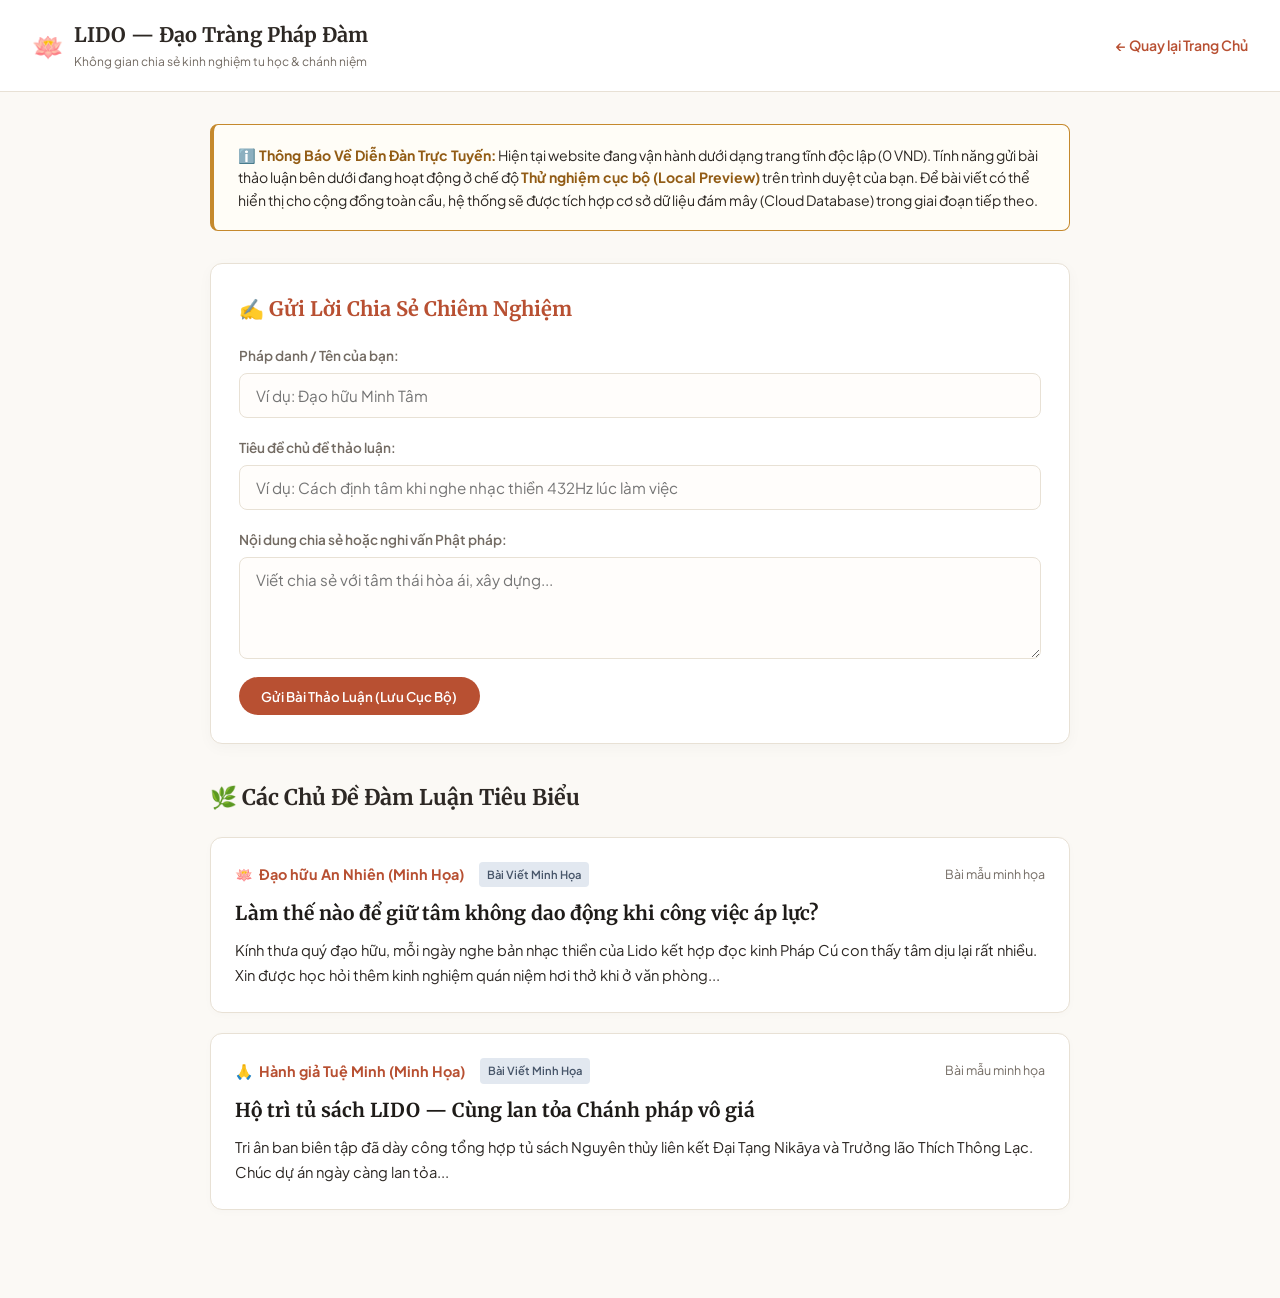
<file: forum/index.html>
<!DOCTYPE html>
<html lang="vi">
<head>
  <meta charset="UTF-8">
  <meta name="viewport" content="width=device-width, initial-scale=1.0">
  <title>LIDO — Đạo Tràng &amp; Diễn Đàn Pháp Đàm (Bản Thử Nghiệm)</title>
  <link rel="preconnect" href="https://fonts.googleapis.com">
  <link rel="preconnect" href="https://fonts.gstatic.com" crossorigin>
  <link href="https://fonts.googleapis.com/css2?family=Merriweather:ital,wght@0,300;0,400;0,700;1,300&family=Plus+Jakarta+Sans:wght@400;500;600;700&display=swap" rel="stylesheet">
  <style>
    :root {
      --bg: #FBF9F5;
      --card: #FFFFFF;
      --border: #E8E1D5;
      --text: #2D2824;
      --text-muted: #736B63;
      --terracotta: #B85032;
      --gold: #C5892D;
    }
    * { box-sizing: border-box; margin: 0; padding: 0; font-family: 'Plus Jakarta Sans', sans-serif; }
    body { background: var(--bg); color: var(--text); padding-bottom: 3.5rem; line-height: 1.7; }
    header { background: #fff; border-bottom: 1px solid var(--border); padding: 1.15rem 2rem; display: flex; justify-content: space-between; align-items: center; }
    .container { max-width: 900px; margin: 2rem auto; padding: 0 1.25rem; }
    
    .demo-notice {
      background: #FFFDF7;
      border: 1px solid var(--gold);
      border-left: 4px solid var(--gold);
      padding: 1.15rem 1.5rem;
      border-radius: 8px;
      margin-bottom: 2rem;
      font-size: 0.88rem;
      line-height: 1.6;
    }
    .demo-notice b { color: #925C15; }

    .post-box { background: var(--card); border: 1px solid var(--border); border-radius: 12px; padding: 1.75rem; margin-bottom: 2.25rem; box-shadow: 0 4px 15px rgba(0,0,0,0.03); }
    .form-group { margin-bottom: 1.15rem; display: flex; flex-direction: column; gap: 0.35rem; }
    label { font-size: 0.85rem; font-weight: 600; color: var(--text-muted); }
    input, textarea { border: 1px solid var(--border); padding: 0.75rem 1rem; border-radius: 8px; font-size: 0.95rem; background: #FFFDFB; }
    input:focus, textarea:focus { outline: none; border-color: var(--terracotta); }
    .btn { background: var(--terracotta); color: #fff; border: none; padding: 0.65rem 1.4rem; border-radius: 9999px; font-weight: 600; cursor: pointer; transition: opacity 0.2s; }
    .btn:hover { opacity: 0.9; }
    
    .topic-card { background: var(--card); border: 1px solid var(--border); border-radius: 12px; padding: 1.5rem; margin-bottom: 1.25rem; box-shadow: 0 2px 8px rgba(0,0,0,0.02); }
    .topic-header { display: flex; justify-content: space-between; align-items: center; margin-bottom: 0.65rem; }
    .topic-author { font-weight: 700; font-size: 0.9rem; display: flex; align-items: center; gap: 0.4rem; color: var(--terracotta); }
    .topic-time { font-size: 0.78rem; color: var(--text-muted); }
    .topic-title { font-family: 'Merriweather', serif; font-size: 1.2rem; font-weight: 700; margin-bottom: 0.5rem; color: #1E1B18; }
    .topic-content { font-size: 0.92rem; color: var(--text); line-height: 1.7; }
    .badge-demo { font-size: 0.7rem; background: #E2E8F0; color: #475569; padding: 0.2rem 0.5rem; border-radius: 4px; font-weight: 600; margin-left: 0.5rem; }
  </style>
</head>
<body>
  <header>
    <div style="display: flex; align-items: center; gap: 0.65rem;">
      <span style="font-size: 1.6rem;">🪷</span>
      <div>
        <div style="font-family: 'Merriweather', serif; font-weight: 700; font-size: 1.25rem;">LIDO — Đạo Tràng Pháp Đàm</div>
        <div style="font-size: 0.75rem; color: var(--text-muted);">Không gian chia sẻ kinh nghiệm tu học &amp; chánh niệm</div>
      </div>
    </div>
    <a href="../index.html" style="text-decoration: none; font-size: 0.88rem; font-weight: 600; color: var(--terracotta);">← Quay lại Trang Chủ</a>
  </header>

  <div class="container">
    <!-- Minh bạch tính năng Diễn Đàn -->
    <div class="demo-notice">
      <b>ℹ️ Thông Báo Về Diễn Đàn Trực Tuyến:</b>
      Hiện tại website đang vận hành dưới dạng trang tĩnh độc lập (0 VND). Tính năng gửi bài thảo luận bên dưới đang hoạt động ở chế độ <b>Thử nghiệm cục bộ (Local Preview)</b> trên trình duyệt của bạn. Để bài viết có thể hiển thị cho cộng đồng toàn cầu, hệ thống sẽ được tích hợp cơ sở dữ liệu đám mây (Cloud Database) trong giai đoạn tiếp theo.
    </div>

    <!-- Gửi bài viết mới -->
    <div class="post-box">
      <h3 style="font-family: 'Merriweather', serif; margin-bottom: 1.15rem; font-size: 1.25rem; color: var(--terracotta);">✍️ Gửi Lời Chia Sẻ Chiêm Nghiệm</h3>
      <div class="form-group">
        <label>Pháp danh / Tên của bạn:</label>
        <input type="text" id="post-author" placeholder="Ví dụ: Đạo hữu Minh Tâm">
      </div>
      <div class="form-group">
        <label>Tiêu đề chủ đề thảo luận:</label>
        <input type="text" id="post-title" placeholder="Ví dụ: Cách định tâm khi nghe nhạc thiền 432Hz lúc làm việc">
      </div>
      <div class="form-group">
        <label>Nội dung chia sẻ hoặc nghi vấn Phật pháp:</label>
        <textarea id="post-content" rows="4" placeholder="Viết chia sẻ với tâm thái hòa ái, xây dựng..."></textarea>
      </div>
      <button class="btn" onclick="submitPost()">Gửi Bài Thảo Luận (Lưu Cục Bộ)</button>
    </div>

    <!-- Danh sách chủ đề -->
    <h3 style="font-family: 'Merriweather', serif; margin-bottom: 1.25rem; font-size: 1.35rem;">🌿 Các Chủ Đề Đàm Luận Tiêu Biểu</h3>
    <div id="topics-list"></div>
  </div>

  <script>
    let forumTopics = [];

    async function loadTopics() {
      try {
        const res = await fetch("../data/site_data.json");
        const data = await res.json();
        forumTopics = data.forum_topics || [];
        
        // Nạp thêm bài viết người dùng tự gửi thử trên máy
        const localPosts = localStorage.getItem("lido_forum_user_posts");
        if (localPosts) {
          const userPosts = JSON.parse(localPosts);
          forumTopics = [...userPosts, ...forumTopics];
        }
      } catch (e) {
        console.error("Lỗi nạp topics", e);
      }
      renderTopics();
    }

    function renderTopics() {
      const cont = document.getElementById("topics-list");
      if (!cont) return;

      if (forumTopics.length === 0) {
        cont.innerHTML = `<div style="color: var(--text-muted); font-size: 0.9rem;">Chưa có bài viết nào.</div>`;
        return;
      }

      cont.innerHTML = forumTopics.map(t => `
        <div class="topic-card">
          <div class="topic-header">
            <div class="topic-author">
              <span>${t.avatar || '🪷'}</span> ${t.author}
              ${t.is_demo ? '<span class="badge-demo">Bài Viết Minh Họa</span>' : ''}
            </div>
            <div class="topic-time">${t.time}</div>
          </div>
          <div class="topic-title">${t.title}</div>
          <div class="topic-content">${t.content}</div>
        </div>
      `).join("");
    }

    function submitPost() {
      const author = document.getElementById("post-author").value.trim();
      const title = document.getElementById("post-title").value.trim();
      const content = document.getElementById("post-content").value.trim();

      if (!author || !title || !content) {
        alert("Vui lòng điền đầy đủ Tên, Tiêu đề và Nội dung bài viết!");
        return;
      }

      const newPost = {
        id: "post-" + Date.now(),
        author: author,
        avatar: "🪷",
        title: title,
        content: content,
        time: "Vừa xong",
        is_demo: false
      };

      const localPosts = JSON.parse(localStorage.getItem("lido_forum_user_posts") || "[]");
      localPosts.unshift(newPost);
      localStorage.setItem("lido_forum_user_posts", JSON.stringify(localPosts));

      forumTopics.unshift(newPost);
      renderTopics();

      document.getElementById("post-author").value = "";
      document.getElementById("post-title").value = "";
      document.getElementById("post-content").value = "";

      alert("Bài thảo luận của bạn đã được lưu tạm trên trình duyệt của bạn (Local Preview)!");
    }

    loadTopics();
  </script>
</body>
</html>
</file>
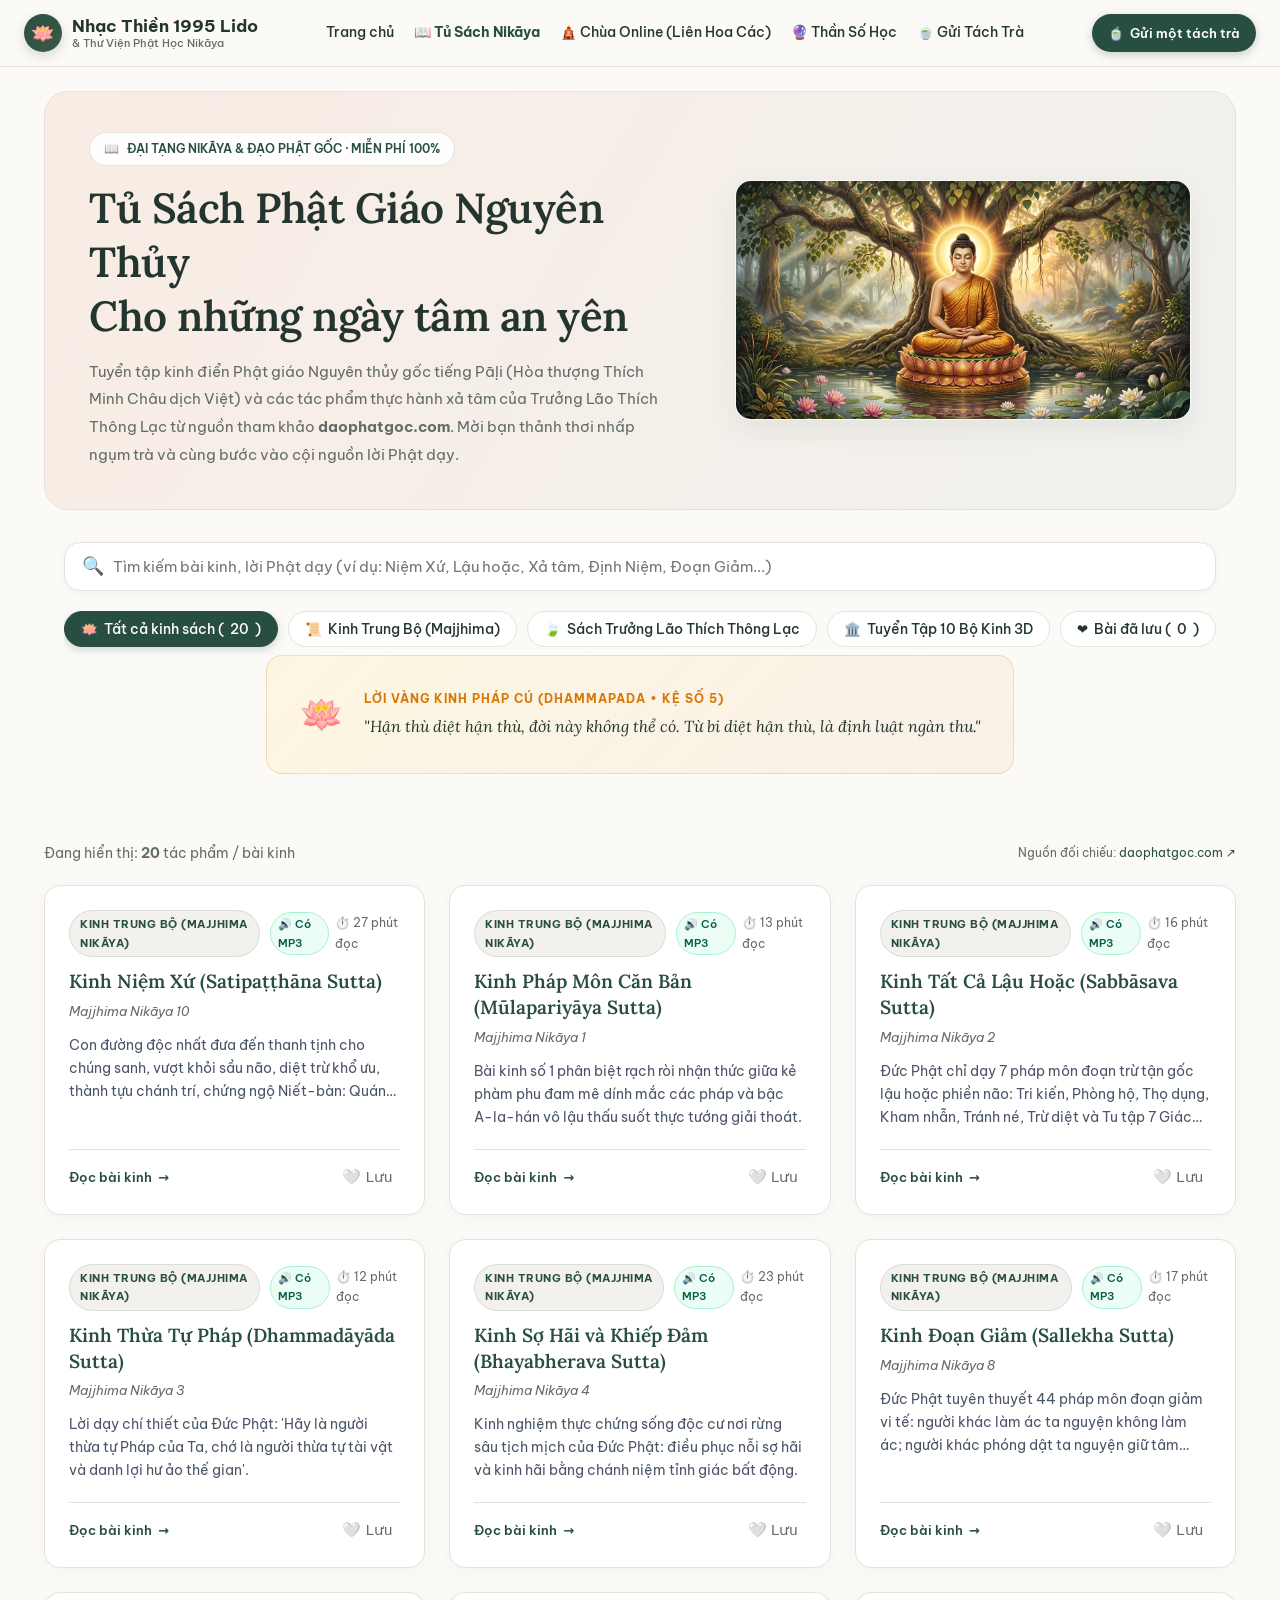
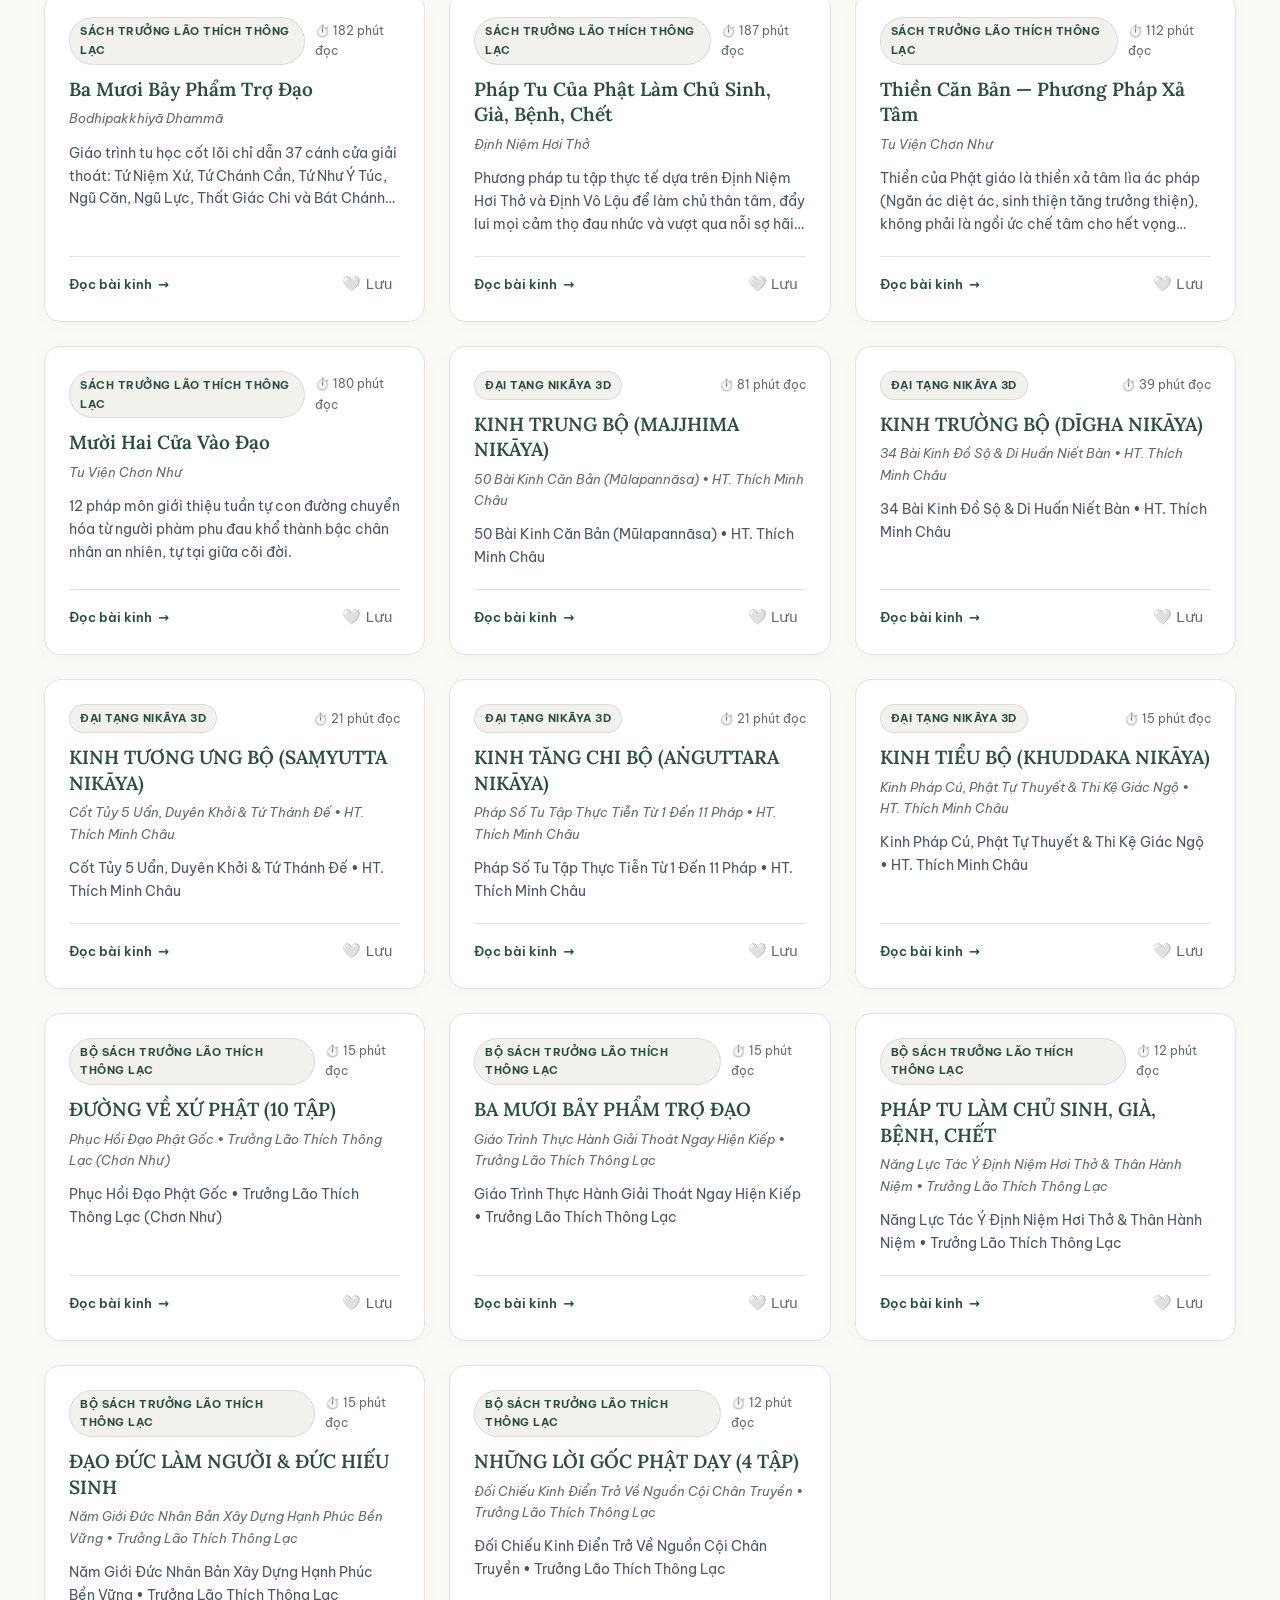
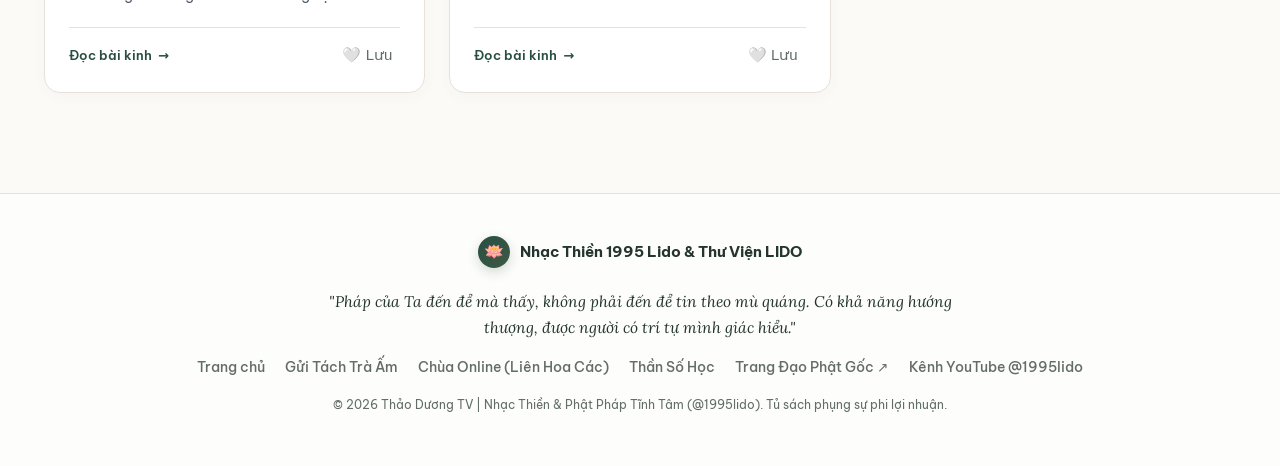
<file: kinh-sach/index.html>
<!doctype html>
<html lang="vi">
<head>
  <meta charset="UTF-8">
  <meta name="viewport" content="width=device-width, initial-scale=1.0">
  <meta name="theme-color" content="#284e42">
  <title>Tủ Sách Phật Giáo Nguyên Thủy | Nhạc Thiền @1995lido & Thư Viện LIDO</title>
  <meta name="description" content="Đọc Đại Tạng Kinh Nikāya (HT. Thích Minh Châu) và các tác phẩm Lời Gốc Phật Dạy của Trưởng Lão Thích Thông Lạc từ daophatgoc.com trong không gian đọc ấm cúng, thanh tịnh.">
  
  <link rel="preconnect" href="https://fonts.googleapis.com">
  <link rel="preconnect" href="https://fonts.gstatic.com" crossorigin>
  <link href="https://fonts.googleapis.com/css2?family=Be+Vietnam+Pro:ital,wght@0,400;0,500;0,600;0,700;1,400&family=Lora:ital,wght@0,500;0,600;0,700;1,500&display=swap" rel="stylesheet">

  <style>
    :root {
      --color-cream: #FCFAF7;
      --color-ink: #24352F;
      --color-muted: #636D68;
      --color-line: #E7E1DA;
      --color-surface: #FFFFFF;
      --color-soft-surface: #F3F1ED;
      --color-accent: #284E42;
      --color-accent-hover: #1e3b32;
      --color-selected: #F6E1D4;
      --color-gold: #D97706;
      --color-gold-light: #FEF3C7;
      --radius-sm: 10px;
      --radius-md: 16px;
      --radius-lg: 24px;
      --font-body: "Be Vietnam Pro", system-ui, -apple-system, sans-serif;
      --font-serif: "Lora", Georgia, serif;
    }

    * { box-sizing: border-box; margin: 0; padding: 0; }
    html { scroll-behavior: smooth; }
    body {
      background-color: var(--color-cream);
      color: var(--color-ink);
      font-family: var(--font-body);
      font-size: 15px;
      line-height: 1.7;
      -webkit-font-smoothing: antialiased;
      min-height: 100vh;
      display: flex;
      flex-direction: column;
    }

    a { color: var(--color-accent); text-decoration: none; }
    a:hover { text-decoration: underline; }

    /* ================= HEADER ================= */
    .site-header {
      position: sticky;
      top: 0;
      z-index: 50;
      background: rgba(252, 250, 247, 0.94);
      backdrop-filter: blur(10px);
      -webkit-backdrop-filter: blur(10px);
      border-bottom: 1px solid var(--color-line);
      transition: all 0.25s ease;
    }
    .header-inner {
      max-width: 1280px;
      margin: 0 auto;
      padding: 14px 24px;
      display: flex;
      align-items: center;
      justify-content: space-between;
      gap: 16px;
    }
    .brand-logo {
      display: inline-flex;
      align-items: center;
      gap: 10px;
      font-weight: 700;
      font-size: 17px;
      color: var(--color-ink);
      text-decoration: none;
    }
    .brand-logo:hover { text-decoration: none; }
    .brand-icon {
      width: 38px;
      height: 38px;
      border-radius: 50%;
      background: linear-gradient(135deg, #284E42, #3E5A44);
      color: #fff;
      display: grid;
      place-items: center;
      font-size: 19px;
      box-shadow: 0 4px 12px rgba(40, 78, 66, 0.2);
    }
    .brand-name {
      display: flex;
      flex-direction: column;
      line-height: 1.2;
    }
    .brand-name small {
      font-size: 11px;
      font-weight: 500;
      color: var(--color-muted);
    }
    .desktop-nav {
      display: flex;
      align-items: center;
      gap: 20px;
      font-size: 14px;
      font-weight: 500;
    }
    .desktop-nav a {
      color: var(--color-ink);
      transition: color 0.2s;
    }
    .desktop-nav a:hover, .desktop-nav a.active {
      color: var(--color-accent);
      font-weight: 700;
      text-decoration: none;
    }
    .header-actions {
      display: flex;
      align-items: center;
      gap: 10px;
    }
    .header-tea-btn {
      display: inline-flex;
      align-items: center;
      gap: 6px;
      padding: 8px 16px;
      border-radius: 999px;
      background: var(--color-accent);
      color: #fff !important;
      font-size: 13px;
      font-weight: 600;
      text-decoration: none !important;
      transition: all 0.2s ease;
      box-shadow: 0 3px 10px rgba(40, 78, 66, 0.25);
    }
    .header-tea-btn:hover {
      background: var(--color-accent-hover);
      transform: translateY(-1px);
    }

    /* ================= HERO BANNER ================= */
    .library-hero {
      max-width: 1240px;
      margin: 24px auto 0;
      padding: 0 24px;
    }
    .hero-card {
      display: grid;
      grid-template-columns: 1.15fr 0.85fr;
      align-items: center;
      gap: 28px;
      padding: 40px 44px;
      border-radius: var(--radius-lg);
      background: linear-gradient(120deg, rgba(246, 225, 212, 0.55), rgba(40, 78, 66, 0.05));
      border: 1px solid var(--color-line);
      overflow: hidden;
    }
    .hero-tag {
      display: inline-flex;
      align-items: center;
      gap: 8px;
      padding: 6px 14px;
      border-radius: 999px;
      background: rgba(255, 255, 255, 0.9);
      font-size: 12px;
      font-weight: 600;
      color: var(--color-accent);
      border: 1px solid rgba(40, 78, 66, 0.14);
      margin-bottom: 16px;
    }
    .hero-card h1 {
      font-family: var(--font-serif);
      font-size: clamp(28px, 3.8vw, 42px);
      font-weight: 600;
      line-height: 1.28;
      color: var(--color-ink);
      margin-bottom: 14px;
      letter-spacing: -0.5px;
    }
    .hero-card p {
      font-size: 15px;
      line-height: 1.85;
      color: var(--color-muted);
      max-width: 580px;
    }
    .hero-image-wrap {
      width: 100%;
      height: 240px;
      border-radius: var(--radius-md);
      overflow: hidden;
      box-shadow: 0 10px 30px rgba(40, 78, 66, 0.08);
      border: 1px solid rgba(255, 255, 255, 0.6);
    }
    .hero-image-wrap img {
      width: 100%;
      height: 100%;
      object-fit: cover;
      display: block;
    }

    /* ================= SEARCH & FILTERS ================= */
    .catalog-bar {
      max-width: 1240px;
      margin: 32px auto 0;
      padding: 0 24px;
    }
    .search-box-wrap {
      position: relative;
      margin-bottom: 20px;
    }
    .search-input {
      width: 100%;
      padding: 14px 44px 14px 48px;
      border-radius: var(--radius-md);
      border: 1.5px solid var(--color-line);
      background: #fff;
      font-family: inherit;
      font-size: 15px;
      color: var(--color-ink);
      outline: none;
      box-shadow: 0 2px 12px rgba(0, 0, 0, 0.03);
      transition: all 0.2s;
    }
    .search-input:focus {
      border-color: var(--color-accent);
      box-shadow: 0 4px 16px rgba(40, 78, 66, 0.12);
    }
    .search-icon {
      position: absolute;
      left: 18px;
      top: 50%;
      transform: translateY(-50%);
      font-size: 18px;
      color: var(--color-muted);
      pointer-events: none;
    }
    .clear-search-btn {
      position: absolute;
      right: 16px;
      top: 50%;
      transform: translateY(-50%);
      background: none;
      border: none;
      font-size: 18px;
      color: var(--color-muted);
      cursor: pointer;
      display: none;
    }

    /* CATEGORY PILL TABS */
    .filter-pills {
      display: flex;
      align-items: center;
      gap: 10px;
      overflow-x: auto;
      padding-bottom: 8px;
      scrollbar-width: none;
    }
    .filter-pills::-webkit-scrollbar { display: none; }
    .pill-btn {
      display: inline-flex;
      align-items: center;
      gap: 6px;
      padding: 8px 16px;
      border-radius: 999px;
      border: 1px solid var(--color-line);
      background: #fff;
      color: var(--color-ink);
      font-family: inherit;
      font-size: 13.5px;
      font-weight: 500;
      cursor: pointer;
      white-space: nowrap;
      transition: all 0.2s ease;
    }
    .pill-btn:hover {
      border-color: var(--color-accent);
      background: var(--color-soft-surface);
    }
    .pill-btn.active {
      background: var(--color-accent);
      color: #fff;
      border-color: var(--color-accent);
      box-shadow: 0 3px 10px rgba(40, 78, 66, 0.2);
    }

    /* ================= SCRIPTURE CARDS GRID ================= */
    .catalog-section {
      max-width: 1240px;
      margin: 28px auto 60px;
      padding: 0 24px;
      flex: 1;
      width: 100%;
    }
    .catalog-count {
      font-size: 13.5px;
      color: var(--color-muted);
      margin-bottom: 20px;
      display: flex;
      align-items: center;
      justify-content: space-between;
    }
    .sutta-grid {
      display: grid;
      grid-template-columns: repeat(auto-fill, minmax(360px, 1fr));
      gap: 24px;
    }
    .sutta-card {
      background: #fff;
      border-radius: var(--radius-md);
      border: 1px solid var(--color-line);
      padding: 24px;
      display: flex;
      flex-direction: column;
      justify-content: space-between;
      transition: all 0.22s ease;
      box-shadow: 0 3px 14px rgba(40, 78, 66, 0.035);
      position: relative;
    }
    .sutta-card:hover {
      transform: translateY(-3px);
      box-shadow: 0 10px 28px rgba(40, 78, 66, 0.08);
      border-color: rgba(40, 78, 66, 0.35);
    }
    .sutta-card-meta {
      display: flex;
      align-items: center;
      justify-content: space-between;
      gap: 10px;
      margin-bottom: 12px;
    }
    .sutta-tag {
      font-size: 11px;
      font-weight: 700;
      text-transform: uppercase;
      letter-spacing: 0.5px;
      padding: 4px 10px;
      border-radius: 999px;
      background: var(--color-soft-surface);
      color: var(--color-accent);
      border: 1px solid rgba(40, 78, 66, 0.12);
    }
    .sutta-time {
      font-size: 12px;
      color: var(--color-muted);
      display: flex;
      align-items: center;
      gap: 4px;
    }
    .sutta-audio-pill {
      display: inline-flex;
      align-items: center;
      gap: 3px;
      padding: 2px 7px;
      border-radius: 999px;
      background: #ECFDF5;
      color: #065F46;
      font-size: 11px;
      font-weight: 600;
      border: 1px solid #A7F3D0;
    }
    .sutta-title {
      font-family: var(--font-serif);
      font-size: 19px;
      font-weight: 600;
      line-height: 1.35;
      color: var(--color-ink);
      margin-bottom: 6px;
    }
    .sutta-pali {
      font-size: 12.5px;
      color: var(--color-muted);
      font-style: italic;
      margin-bottom: 12px;
    }
    .sutta-summary {
      font-size: 13.5px;
      line-height: 1.7;
      color: #4A5568;
      margin-bottom: 20px;
      display: -webkit-box;
      -webkit-line-clamp: 3;
      -webkit-box-orient: vertical;
      overflow: hidden;
    }
    .sutta-card-footer {
      display: flex;
      align-items: center;
      justify-content: space-between;
      gap: 12px;
      padding-top: 14px;
      border-top: 1px solid var(--color-line);
      font-size: 13px;
    }
    .btn-read-sutta {
      display: inline-flex;
      align-items: center;
      gap: 6px;
      font-weight: 600;
      color: var(--color-accent);
      transition: color 0.2s;
    }
    .btn-read-sutta:hover {
      text-decoration: none;
      color: var(--color-gold);
    }
    .btn-bookmark {
      background: none;
      border: none;
      font-size: 15px;
      color: var(--color-muted);
      cursor: pointer;
      display: inline-flex;
      align-items: center;
      gap: 4px;
      padding: 4px 8px;
      border-radius: 6px;
      transition: all 0.2s;
    }
    .btn-bookmark:hover {
      background: var(--color-soft-surface);
      color: #E11D48;
    }
    .btn-bookmark.bookmarked {
      color: #E11D48;
      font-weight: 600;
    }

    /* EMPTY STATE */
    .empty-state {
      text-align: center;
      padding: 60px 20px;
      color: var(--color-muted);
      grid-column: 1 / -1;
    }
    .empty-state span { font-size: 48px; display: block; margin-bottom: 12px; }

    /* ================= DHAMMAPADA QUOTES ================= */
    .dhammapada-strip {
      max-width: 1240px;
      margin: 0 auto 40px;
      padding: 0 24px;
    }
    .dhammapada-card {
      padding: 28px 32px;
      border-radius: var(--radius-md);
      background: linear-gradient(135deg, rgba(254, 243, 199, 0.45), rgba(246, 225, 212, 0.4));
      border: 1px solid rgba(217, 119, 6, 0.22);
      display: flex;
      align-items: center;
      gap: 20px;
    }
    .dhammapada-icon {
      font-size: 36px;
      flex-shrink: 0;
    }
    .dhammapada-text h4 {
      font-size: 12px;
      font-weight: 700;
      text-transform: uppercase;
      letter-spacing: 1px;
      color: var(--color-gold);
      margin-bottom: 4px;
    }
    .dhammapada-text p {
      font-family: var(--font-serif);
      font-size: 16px;
      font-style: italic;
      color: var(--color-ink);
      line-height: 1.6;
    }

    /* ================= FOOTER ================= */
    .site-footer {
      border-top: 1px solid var(--color-line);
      background: rgba(255, 255, 255, 0.6);
      padding: 42px 24px 50px;
      margin-top: 40px;
    }
    .footer-inner {
      max-width: 1240px;
      margin: 0 auto;
      text-align: center;
      display: flex;
      flex-direction: column;
      align-items: center;
      gap: 16px;
    }
    .footer-quote {
      font-family: var(--font-serif);
      font-style: italic;
      color: var(--color-ink);
      font-size: 15.5px;
      max-width: 680px;
    }
    .footer-links {
      display: flex;
      flex-wrap: wrap;
      justify-content: center;
      gap: 20px;
      font-size: 13.5px;
      font-weight: 500;
    }
    .footer-links a { color: var(--color-muted); }
    .footer-links a:hover { color: var(--color-accent); }
    .footer-copy { font-size: 12px; color: var(--color-muted); }

    /* RESPONSIVE */
    @media (max-width: 860px) {
      .hero-card { grid-template-columns: 1fr; padding: 26px 20px; gap: 20px; }
      .hero-image-wrap { height: 180px; }
      .desktop-nav { display: none; }
      .sutta-grid { grid-template-columns: 1fr; }
    }
  </style>
</head>
<body>

  <!-- ================= HEADER ================= -->
  <header class="site-header">
    <div class="header-inner">
      <a class="brand-logo" href="../index.html" aria-label="Trang chủ Nhạc Thiền 1995 Lido">
        <div class="brand-icon">🪷</div>
        <div class="brand-name">
          <span>Nhạc Thiền 1995 Lido</span>
          <small>&amp; Thư Viện Phật Học Nikāya</small>
        </div>
      </a>

      <nav class="desktop-nav" aria-label="Điều hướng">
        <a href="../index.html">Trang chủ</a>
        <a href="../kinh-sach.html" class="active">📖 Tủ Sách Nikāya</a>
        <a href="../chua-online.html">🛕 Chùa Online (Liên Hoa Các)</a>
        <a href="../than-so-hoc.html">🔮 Thần Số Học</a>
        <a href="../ung-ho.html">🍵 Gửi Tách Trà</a>
      </nav>

      <div class="header-actions">
        <a class="header-tea-btn" href="../ung-ho.html" aria-label="Gửi một tách trà">
          <span>🍵</span>
          <span>Gửi một tách trà</span>
        </a>
      </div>
    </div>
  </header>

  <!-- ================= HERO BANNER ================= -->
  <section class="library-hero">
    <div class="hero-card">
      <div class="hero-copy">
        <span class="hero-tag">
          <span>📖</span>
          <span>ĐẠI TẠNG NIKĀYA &amp; ĐẠO PHẬT GỐC · MIỄN PHÍ 100%</span>
        </span>
        <h1>Tủ Sách Phật Giáo Nguyên Thủy<br>Cho những ngày tâm an yên</h1>
        <p>
          Tuyển tập kinh điển Phật giáo Nguyên thủy gốc tiếng Pāḷi (Hòa thượng Thích Minh Châu dịch Việt) và các tác phẩm thực hành xả tâm của Trưởng Lão Thích Thông Lạc từ nguồn tham khảo <b>daophatgoc.com</b>. Mời bạn thảnh thơi nhấp ngụm trà và cùng bước vào cội nguồn lời Phật dạy.
        </p>
      </div>

      <picture class="hero-image-wrap">
        <img src="../assets/buddha_shakyamuni_serene.webp" 
             alt="Đức Phật Thích Ca Mâu Ni uy nghi tọa thiền dưới cội Bồ Đề thanh tịnh." 
             loading="eager"
             onerror="this.src='../assets/buddha_temple_lotus.png'">
      </picture>
    </div>
  </section>

  <!-- ================= SEARCH & CATEGORY FILTERS ================= -->
  <section class="catalog-bar">
    <div class="search-box-wrap">
      <span class="search-icon">🔍</span>
      <input type="text" id="inp-search" class="search-input" 
             placeholder="Tìm kiếm bài kinh, lời Phật dạy (ví dụ: Niệm Xứ, Lậu hoặc, Xả tâm, Định Niệm, Đoạn Giảm...)" 
             oninput="handleSearch(this.value)">
      <button type="button" id="btn-clear-search" class="clear-search-btn" onclick="clearSearch()">✕</button>
    </div>

    <!-- FILTER PILLS -->
    <div class="filter-pills" role="tablist" aria-label="Bộ lọc kinh sách">
      <button type="button" class="pill-btn active" data-filter="all" onclick="filterCategory('all', this)">
        <span>🪷</span> Tất cả kinh sách (<span id="count-all">0</span>)
      </button>
      <button type="button" class="pill-btn" data-filter="kinh-trung-bo" onclick="filterCategory('kinh-trung-bo', this)">
        <span>📜</span> Kinh Trung Bộ (Majjhima)
      </button>
      <button type="button" class="pill-btn" data-filter="sach-chon-nhu" onclick="filterCategory('sach-chon-nhu', this)">
        <span>🍃</span> Sách Trưởng Lão Thích Thông Lạc
      </button>
      <button type="button" class="pill-btn" data-filter="dai-tang-nikaya" onclick="filterCategory('dai-tang-nikaya', this)">
        <span>🏛️</span> Tuyển Tập 10 Bộ Kinh 3D
      </button>
      <button type="button" class="pill-btn" data-filter="saved" onclick="filterCategory('saved', this)">
        <span>❤️</span> Bài đã lưu (<span id="count-saved">0</span>)
      </button>
    </div>
  </section>

  <!-- ================= DHAMMAPADA KỆ VÀNG ================= -->
  <section class="dhammapada-strip">
    <div class="dhammapada-card">
      <div class="dhammapada-icon">🪷</div>
      <div class="dhammapada-text">
        <h4>Lời Vàng Kinh Pháp Cú (Dhammapada • Kệ số 5)</h4>
        <p id="zen-quote">"Hận thù diệt hận thù, đời này không thể có. Từ bi diệt hận thù, là định luật ngàn thu."</p>
      </div>
    </div>
  </section>

  <!-- ================= CATALOG GRID ================= -->
  <main class="catalog-section">
    <div class="catalog-count">
      <div>Đang hiển thị: <b id="displayed-count">0</b> tác phẩm / bài kinh</div>
      <div style="font-size:12px">Nguồn đối chiếu: <a href="https://daophatgoc.com/" target="_blank" rel="noopener">daophatgoc.com ↗</a></div>
    </div>

    <div class="sutta-grid" id="sutta-grid-container">
      <!-- Dynamic render from JS -->
    </div>
  </main>

  <!-- ================= FOOTER ================= -->
  <footer class="site-footer">
    <div class="footer-inner">
      <div class="brand-logo" style="margin-bottom:4px">
        <div class="brand-icon" style="width:32px;height:32px;font-size:16px">🪷</div>
        <span style="font-size:15px">Nhạc Thiền 1995 Lido &amp; Thư Viện LIDO</span>
      </div>
      
      <p class="footer-quote">
        "Pháp của Ta đến để mà thấy, không phải đến để tin theo mù quáng. Có khả năng hướng thượng, được người có trí tự mình giác hiểu."
      </p>

      <div class="footer-links">
        <a href="../index.html">Trang chủ</a>
        <a href="../ung-ho.html">Gửi Tách Trà Ấm</a>
        <a href="../chua-online.html">Chùa Online (Liên Hoa Các)</a>
        <a href="../than-so-hoc.html">Thần Số Học</a>
        <a href="https://daophatgoc.com/" target="_blank" rel="noopener">Trang Đạo Phật Gốc ↗</a>
        <a href="https://www.youtube.com/@1995lido" target="_blank" rel="noopener">Kênh YouTube @1995lido</a>
      </div>

      <div class="footer-copy">
        © 2026 Thảo Dương TV | Nhạc Thiền &amp; Phật Pháp Tĩnh Tâm (@1995lido). Tủ sách phụng sự phi lợi nhuận.
      </div>
    </div>
  </footer>

  <!-- SCRIPT DATA & APP -->
  <script src="../data/kinh_sach_data.js"></script>
  <script>
    var currentFilter = 'all';
    var searchQuery = '';
    var savedIds = [];

    // Load saved bookmarks from localStorage
    try {
      var s = localStorage.getItem('lido_bookmarked_suttas');
      if (s) savedIds = JSON.parse(s);
    } catch(e) {}

    var allSuttas = window.KINH_SACH_CATALOG || [];

    // Quotes carousel
    var ZEN_QUOTES = [
      "Hận thù diệt hận thù, đời này không thể có. Từ bi diệt hận thù, là định luật ngàn thu. (Pháp Cú 5)",
      "Tâm dẫn đầu các pháp, tâm làm chủ, tâm tạo. Nếu với tâm thanh tịnh, nói năng hay hành động, an lạc sẽ theo ta như bóng không rời hình. (Pháp Cú 2)",
      "Chiến thắng vạn quân thù nơi chiến trường không bằng tự chiến thắng chính mình. Chiến thắng chính mình là chiến công oanh liệt nhất. (Pháp Cú 103)",
      "Không làm mọi điều ác, thành tựu các hạnh lành, giữ tâm ý trong sạch, chính lời chư Phật dạy. (Pháp Cú 183)",
      "Dễ thấy lỗi của người, khó thấy lỗi của mình. Người ta sàng sảy lỗi người như sàng thóc, còn lỗi mình thì che giấu. (Pháp Cú 252)"
    ];
    var qIndex = 0;
    setInterval(function(){
      qIndex = (qIndex + 1) % ZEN_QUOTES.length;
      var el = document.getElementById('zen-quote');
      if (el) {
        el.style.opacity = 0;
        setTimeout(function(){
          el.textContent = ZEN_QUOTES[qIndex];
          el.style.opacity = 1;
        }, 300);
      }
    }, 7000);

    function updateCounters() {
      document.getElementById('count-all').textContent = allSuttas.length;
      document.getElementById('count-saved').textContent = savedIds.length;
    }

    function renderSuttas() {
      var container = document.getElementById('sutta-grid-container');
      container.innerHTML = '';

      var filtered = allSuttas.filter(function(item) {
        // Filter by category
        if (currentFilter === 'saved') {
          if (savedIds.indexOf(item.id) === -1) return false;
        } else if (currentFilter !== 'all') {
          if (item.category !== currentFilter) return false;
        }

        // Filter by search
        if (searchQuery) {
          var q = searchQuery.toLowerCase();
          var matchTitle = item.title.toLowerCase().indexOf(q) !== -1;
          var matchSummary = (item.summary || '').toLowerCase().indexOf(q) !== -1;
          var matchPali = (item.pali_title || '').toLowerCase().indexOf(q) !== -1;
          if (!matchTitle && !matchSummary && !matchPali) return false;
        }

        return true;
      });

      document.getElementById('displayed-count').textContent = filtered.length;

      if (filtered.length === 0) {
        container.innerHTML = '<div class="empty-state"><span>🍃</span><h3>Không tìm thấy bài kinh phù hợp</h3><p>Hãy thử tìm bằng từ khóa khác hoặc chuyển sang danh mục "Tất cả".</p></div>';
        return;
      }

      filtered.forEach(function(sutta) {
        var isSaved = savedIds.indexOf(sutta.id) !== -1;
        var card = document.createElement('article');
        card.className = 'sutta-card';
        
        var audioBadge = sutta.audio_url ? '<span class="sutta-audio-pill">🔊 Có MP3</span>' : '';
        var bookmarkBtn = '<button type="button" class="btn-bookmark ' + (isSaved ? 'bookmarked' : '') + '" onclick="toggleBookmark(\'' + sutta.id + '\', this)" title="' + (isSaved ? 'Bỏ lưu' : 'Lưu bài đọc') + '">'
                        + (isSaved ? '❤️ Đã lưu' : '🤍 Lưu')
                        + '</button>';

        card.innerHTML = 
          '<div>' +
            '<div class="sutta-card-meta">' +
              '<span class="sutta-tag">' + (sutta.category_name || 'Kinh Điển') + '</span>' +
              '<div style="display:flex;align-items:center;gap:6px">' +
                audioBadge +
                '<span class="sutta-time">⏱️ ' + sutta.reading_time + '</span>' +
              '</div>' +
            '</div>' +
            '<h3 class="sutta-title">' +
              '<a href="../doc-kinh.html?id=' + sutta.id + '">' + sutta.title + '</a>' +
            '</h3>' +
            (sutta.pali_title ? '<div class="sutta-pali">' + sutta.pali_title + '</div>' : '') +
            '<p class="sutta-summary">' + sutta.summary + '</p>' +
          '</div>' +
          '<div class="sutta-card-footer">' +
            '<a href="../doc-kinh.html?id=' + sutta.id + '" class="btn-read-sutta">' +
              '<span>Đọc bài kinh</span> →' +
            '</a>' +
            bookmarkBtn +
          '</div>';

        container.appendChild(card);
      });
    }

    function filterCategory(cat, btn) {
      currentFilter = cat;
      var pills = document.querySelectorAll('.pill-btn');
      pills.forEach(function(p){ p.classList.remove('active'); });
      btn.classList.add('active');
      renderSuttas();
    }

    function handleSearch(val) {
      searchQuery = val.trim();
      var btnClear = document.getElementById('btn-clear-search');
      if (searchQuery) {
        btnClear.style.display = 'block';
      } else {
        btnClear.style.display = 'none';
      }
      renderSuttas();
    }

    function clearSearch() {
      document.getElementById('inp-search').value = '';
      handleSearch('');
    }

    function toggleBookmark(id, btn) {
      var idx = savedIds.indexOf(id);
      if (idx !== -1) {
        savedIds.splice(idx, 1);
        btn.classList.remove('bookmarked');
        btn.innerHTML = '🤍 Lưu';
      } else {
        savedIds.push(id);
        btn.classList.add('bookmarked');
        btn.innerHTML = '❤️ Đã lưu';
      }
      try {
        localStorage.setItem('lido_bookmarked_suttas', JSON.stringify(savedIds));
      } catch(e) {}
      updateCounters();
      if (currentFilter === 'saved') renderSuttas();
    }

    // Initialize
    updateCounters();
    renderSuttas();
  </script>
</body>
</html>
</file>
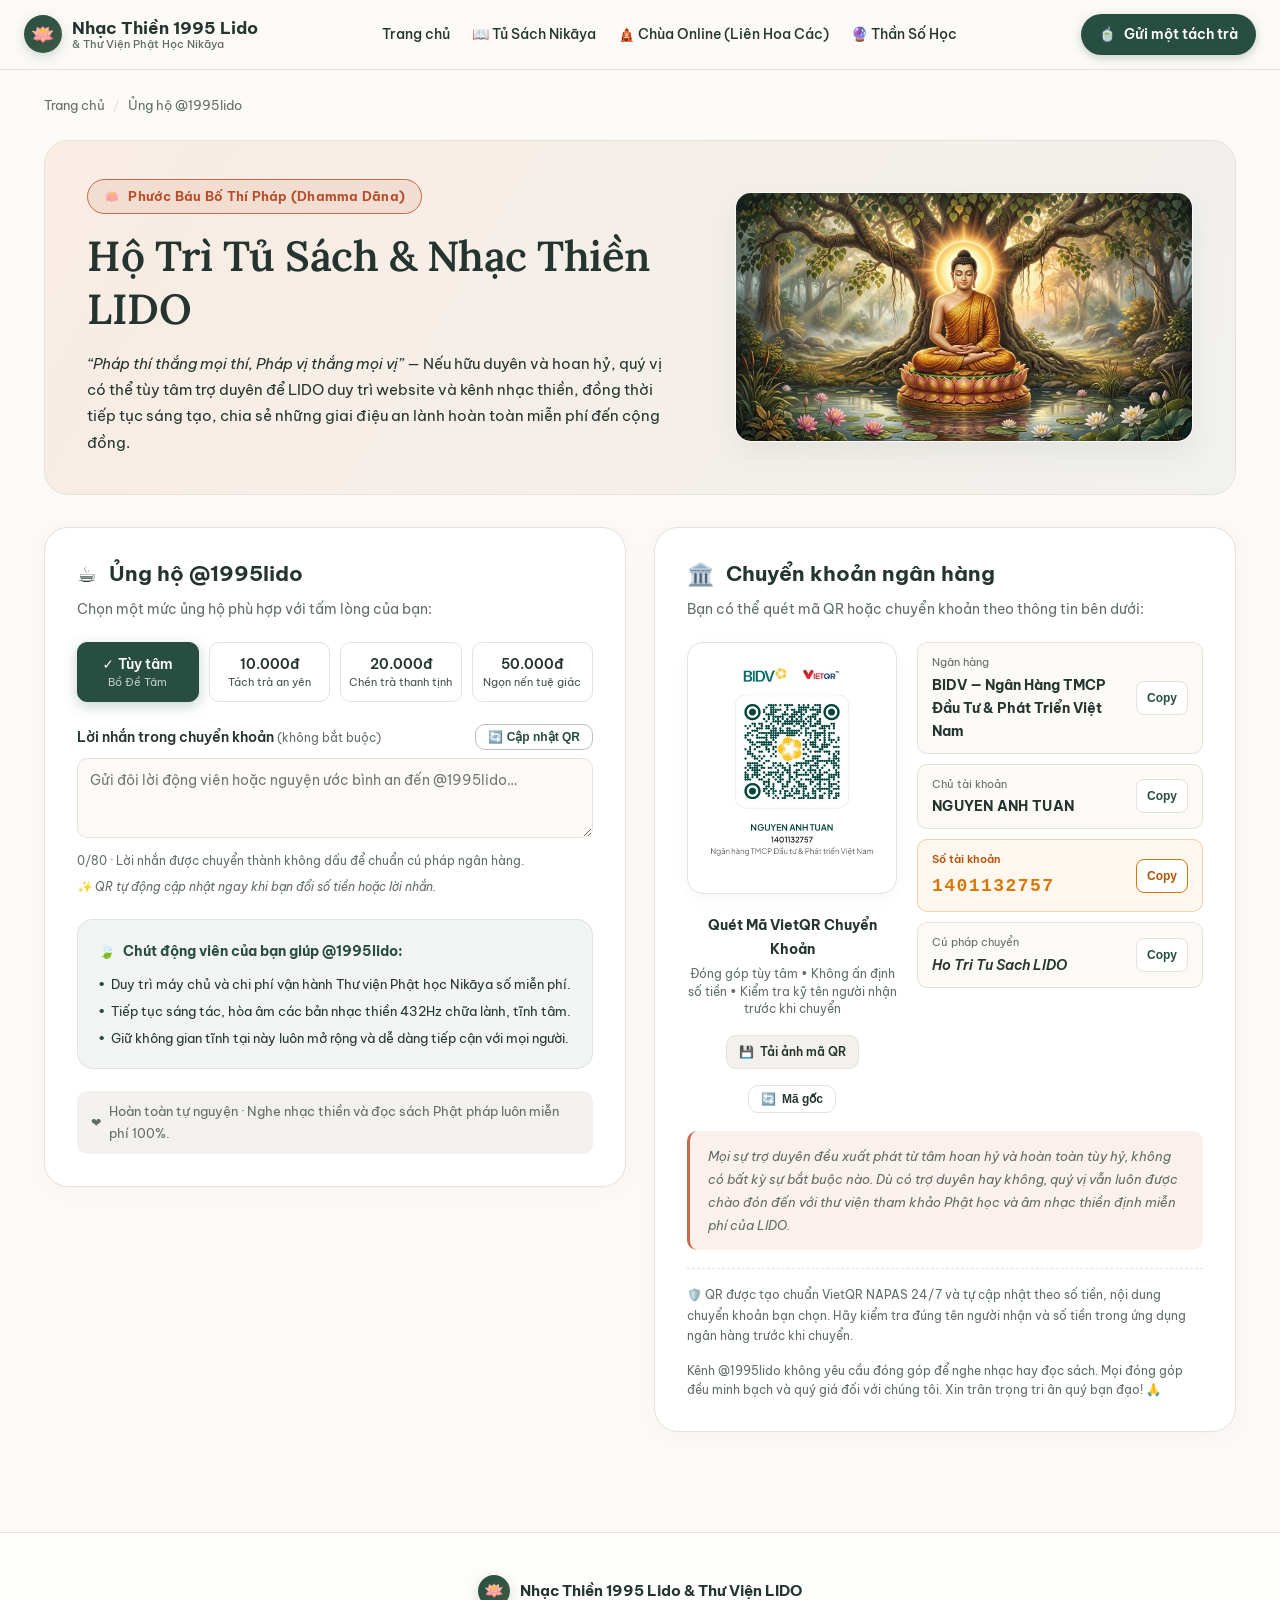
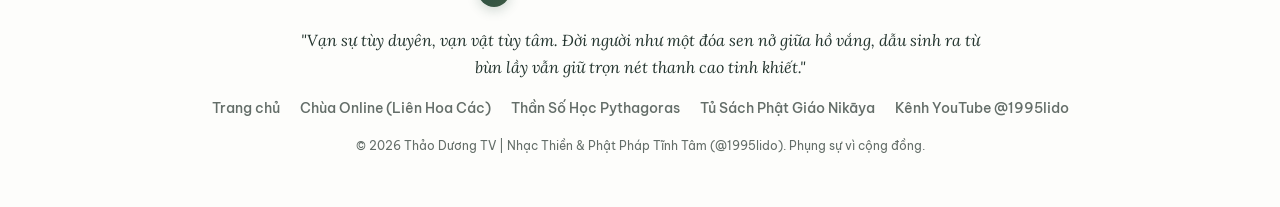
<file: ung-ho/index.html>
<!doctype html>
<html lang="vi">
<head>
  <meta charset="UTF-8">
  <meta name="viewport" content="width=device-width, initial-scale=1.0">
  <meta name="theme-color" content="#284e42">
  <title>Gửi @1995lido một tách trà ấm | Nhạc Thiền & Thư Viện Phật Học LIDO</title>
  <meta name="description" content="Chút động viên tự nguyện tiếp sức duy trì kênh Nhạc Thiền 432Hz @1995lido và Thư viện Phật học Nikāya LIDO hoàn toàn miễn phí.">
  
  <link rel="preconnect" href="https://fonts.googleapis.com">
  <link rel="preconnect" href="https://fonts.gstatic.com" crossorigin>
  <link href="https://fonts.googleapis.com/css2?family=Be+Vietnam+Pro:ital,wght@0,400;0,500;0,600;0,700;1,400&family=Lora:ital,wght@0,500;0,600;0,700;1,500&display=swap" rel="stylesheet">

  <style>
    :root {
      --color-cream: #FCFAF7;
      --color-ink: #24352F;
      --color-muted: #636D68;
      --color-line: #E7E1DA;
      --color-surface: #FFFFFF;
      --color-soft-surface: #F3F1ED;
      --color-accent: #284E42;
      --color-accent-hover: #1e3b32;
      --color-selected: #F6E1D4;
      --color-gold: #D97706;
      --color-gold-light: #FEF3C7;
      --radius-sm: 10px;
      --radius-md: 16px;
      --radius-lg: 24px;
      --font-body: "Be Vietnam Pro", system-ui, -apple-system, sans-serif;
      --font-serif: "Lora", Georgia, serif;
    }

    * { box-sizing: border-box; margin: 0; padding: 0; }
    html { scroll-behavior: smooth; }
    body {
      background-color: var(--color-cream);
      color: var(--color-ink);
      font-family: var(--font-body);
      font-size: 15px;
      line-height: 1.7;
      -webkit-font-smoothing: antialiased;
      min-height: 100vh;
      display: flex;
      flex-direction: column;
    }

    a { color: var(--color-accent); text-decoration: none; }
    a:hover { text-decoration: underline; }

    /* ================= HEADER ================= */
    .site-header {
      position: sticky;
      top: 0;
      z-index: 50;
      background: rgba(252, 250, 247, 0.94);
      backdrop-filter: blur(10px);
      -webkit-backdrop-filter: blur(10px);
      border-bottom: 1px solid var(--color-line);
      transition: all 0.25s ease;
    }
    .header-inner {
      max-width: 1280px;
      margin: 0 auto;
      padding: 14px 24px;
      display: flex;
      align-items: center;
      justify-content: space-between;
      gap: 16px;
    }
    .brand-logo {
      display: inline-flex;
      align-items: center;
      gap: 10px;
      font-weight: 700;
      font-size: 17px;
      color: var(--color-ink);
      text-decoration: none;
    }
    .brand-logo:hover { text-decoration: none; }
    .brand-icon {
      width: 38px;
      height: 38px;
      border-radius: 50%;
      background: linear-gradient(135deg, #284E42, #3E5A44);
      color: #fff;
      display: grid;
      place-items: center;
      font-size: 19px;
      box-shadow: 0 4px 12px rgba(40, 78, 66, 0.2);
    }
    .brand-name {
      display: flex;
      flex-direction: column;
      line-height: 1.2;
    }
    .brand-name small {
      font-size: 11px;
      font-weight: 500;
      color: var(--color-muted);
    }
    .desktop-nav {
      display: flex;
      align-items: center;
      gap: 22px;
      font-size: 14px;
      font-weight: 500;
    }
    .desktop-nav a {
      color: var(--color-ink);
      transition: color 0.2s;
    }
    .desktop-nav a:hover {
      color: var(--color-accent);
      text-decoration: none;
    }
    .desktop-nav a.active {
      color: var(--color-accent);
      font-weight: 700;
    }
    .header-support-btn {
      display: inline-flex;
      align-items: center;
      gap: 8px;
      padding: 9px 18px;
      border-radius: 999px;
      background: var(--color-accent);
      color: #fff !important;
      font-size: 13.5px;
      font-weight: 600;
      text-decoration: none !important;
      transition: all 0.2s ease;
      box-shadow: 0 3px 10px rgba(40, 78, 66, 0.25);
    }
    .header-support-btn:hover {
      background: var(--color-accent-hover);
      transform: translateY(-1px);
    }

    /* ================= MAIN CONTENT ================= */
    .support-page {
      max-width: 1240px;
      margin: 0 auto;
      padding: 24px 24px 60px;
      flex: 1;
      width: 100%;
    }
    .support-breadcrumb {
      display: flex;
      align-items: center;
      gap: 8px;
      font-size: 13px;
      color: var(--color-muted);
      margin-bottom: 24px;
    }
    .support-breadcrumb a { color: var(--color-muted); }
    .support-breadcrumb span[aria-hidden] { color: var(--color-line); }

    /* ================= HERO CARD ================= */
    .support-hero {
      display: grid;
      grid-template-columns: 1.15fr 0.85fr;
      align-items: center;
      gap: 28px;
      padding: 38px 42px;
      margin-bottom: 32px;
      border-radius: var(--radius-lg);
      background: linear-gradient(120deg, rgba(246, 225, 212, 0.55), rgba(40, 78, 66, 0.05));
      border: 1px solid var(--color-line);
      overflow: hidden;
    }
    .support-eyebrow {
      display: inline-flex;
      align-items: center;
      gap: 8px;
      padding: 6px 16px;
      border-radius: 999px;
      background: rgba(255, 255, 255, 0.85);
      font-size: 12.5px;
      font-weight: 700;
      color: var(--color-accent);
      border: 1px solid rgba(40, 78, 66, 0.12);
      margin-bottom: 16px;
      letter-spacing: 0.02em;
    }
    .badge-terracotta {
      background: rgba(201, 104, 70, 0.12);
      border-color: #c96846;
      color: #b84f2b;
    }
    .support-hero h1 {
      font-family: var(--font-serif);
      font-size: clamp(28px, 3.8vw, 42px);
      font-weight: 600;
      line-height: 1.25;
      color: var(--color-ink);
      margin-bottom: 16px;
      letter-spacing: -0.5px;
    }
    .support-hero p {
      font-size: 15px;
      line-height: 1.85;
      color: var(--color-muted);
      max-width: 580px;
    }
    .support-hero p.donate-quote {
      font-size: 14.5px;
      line-height: 1.8;
      color: var(--color-ink);
    }
    .support-voluntary-note {
      margin-top: 18px;
      padding: 14px 18px;
      background: rgba(246, 225, 212, 0.45);
      border-left: 3px solid #c96846;
      border-radius: var(--radius-sm);
      font-size: 13px;
      line-height: 1.75;
      color: var(--color-muted);
    }
    .support-hero-art {
      width: 100%;
      height: 250px;
      border-radius: var(--radius-md);
      overflow: hidden;
      box-shadow: 0 10px 30px rgba(40, 78, 66, 0.08);
      border: 1px solid rgba(255, 255, 255, 0.6);
    }
    .support-hero-art img {
      width: 100%;
      height: 100%;
      object-fit: cover;
      display: block;
    }

    /* ================= 2-COLUMN GRID ================= */
    .support-grid {
      display: grid;
      grid-template-columns: 1fr 1fr;
      gap: 28px;
      align-items: start;
    }
    .support-panel {
      padding: 32px;
      border-radius: var(--radius-lg);
      border: 1px solid var(--color-line);
      background: var(--color-surface);
      box-shadow: 0 4px 24px rgba(40, 78, 66, 0.035);
    }
    .support-panel h2 {
      display: flex;
      align-items: center;
      gap: 12px;
      font-size: 21px;
      font-weight: 700;
      color: var(--color-ink);
      line-height: 1.3;
    }
    .support-panel-icon {
      font-size: 22px;
    }
    .support-panel > p.panel-sub {
      font-size: 14px;
      line-height: 1.7;
      margin: 10px 0 20px;
      color: var(--color-muted);
    }

    /* AMOUNTS BUTTON GROUP */
    .support-amounts {
      display: grid;
      grid-template-columns: repeat(4, 1fr);
      gap: 10px;
      margin: 20px 0;
    }
    .amount-btn {
      display: flex;
      flex-direction: column;
      align-items: center;
      justify-content: center;
      padding: 12px 6px;
      min-height: 60px;
      border: 1.5px solid var(--color-line);
      border-radius: var(--radius-sm);
      background: var(--color-surface);
      color: var(--color-ink);
      font-family: inherit;
      font-size: 13.5px;
      font-weight: 600;
      cursor: pointer;
      transition: all 0.2s ease;
      position: relative;
    }
    .amount-btn small {
      font-size: 10.5px;
      font-weight: 400;
      opacity: 0.85;
      margin-top: 2px;
    }
    .amount-btn:hover {
      border-color: var(--color-accent);
      background: var(--color-soft-surface);
    }
    .amount-btn.active {
      background: var(--color-accent);
      color: #fff;
      border-color: var(--color-accent);
      box-shadow: 0 4px 14px rgba(40, 78, 66, 0.25);
    }
    .amount-btn.active small {
      color: rgba(255, 255, 255, 0.85);
    }
    .check-icon {
      display: inline-block;
      margin-right: 4px;
    }

    /* CUSTOM AMOUNT INPUT */
    .custom-amount-field {
      display: none;
      margin-bottom: 20px;
      animation: fadeIn 0.2s ease;
    }
    .custom-amount-field.show {
      display: block;
    }
    .custom-amount-field label {
      display: block;
      font-size: 12.5px;
      font-weight: 600;
      color: var(--color-muted);
      margin-bottom: 6px;
    }
    .custom-input-wrap {
      position: relative;
      display: flex;
      align-items: center;
    }
    .custom-input-wrap input {
      width: 100%;
      padding: 12px 64px 12px 14px;
      border: 1.5px solid var(--color-line);
      border-radius: var(--radius-sm);
      font-family: inherit;
      font-size: 16px;
      font-weight: 700;
      color: var(--color-accent);
      background: var(--color-cream);
      outline: none;
      transition: border-color 0.2s;
    }
    .custom-input-wrap input:focus {
      border-color: var(--color-accent);
    }
    .custom-input-wrap span {
      position: absolute;
      right: 14px;
      font-size: 13px;
      font-weight: 600;
      color: var(--color-muted);
      pointer-events: none;
    }

    /* MESSAGE INPUT */
    .support-message {
      margin: 22px 0;
    }
    .support-message-heading {
      display: flex;
      align-items: center;
      justify-content: space-between;
      gap: 10px;
      margin-bottom: 8px;
    }
    .support-message-heading label {
      font-size: 13.5px;
      font-weight: 600;
      color: var(--color-ink);
    }
    .support-message-heading label span {
      font-weight: 400;
      color: var(--color-muted);
      font-size: 12px;
    }
    .support-update-qr {
      padding: 5px 12px;
      font-size: 12px;
      font-weight: 600;
      color: var(--color-accent);
      background: transparent;
      border: 1px solid rgba(40, 78, 66, 0.35);
      border-radius: var(--radius-sm);
      cursor: pointer;
      transition: all 0.2s;
    }
    .support-update-qr:hover {
      background: var(--color-soft-surface);
    }
    .support-field textarea {
      width: 100%;
      padding: 12px;
      border: 1.5px solid var(--color-line);
      border-radius: var(--radius-sm);
      background: var(--color-cream);
      color: var(--color-ink);
      font-family: inherit;
      font-size: 14px;
      resize: vertical;
      min-height: 72px;
      outline: none;
      transition: border-color 0.2s;
    }
    .support-field textarea:focus {
      border-color: var(--color-accent);
    }
    .support-field small {
      display: block;
      margin-top: 6px;
      font-size: 11.5px;
      color: var(--color-muted);
      line-height: 1.5;
    }
    .support-auto-notice {
      font-size: 12px;
      color: var(--color-muted);
      font-style: italic;
      margin-top: 8px;
    }

    /* PURPOSE BOX */
    .support-purpose {
      padding: 20px;
      border-radius: var(--radius-md);
      background: rgba(40, 78, 66, 0.06);
      border: 1px solid rgba(40, 78, 66, 0.1);
      margin: 22px 0;
    }
    .support-purpose h3 {
      display: flex;
      align-items: center;
      gap: 8px;
      font-size: 14px;
      font-weight: 700;
      color: var(--color-accent);
      margin-bottom: 10px;
    }
    .support-purpose ul {
      list-style: none;
      padding: 0;
      display: flex;
      flex-direction: column;
      gap: 6px;
    }
    .support-purpose li {
      font-size: 13px;
      line-height: 1.6;
      color: var(--color-ink);
      display: flex;
      align-items: flex-start;
      gap: 6px;
    }
    .support-purpose li::before {
      content: "•";
      color: var(--color-accent);
      font-weight: 700;
    }

    /* VOLUNTARY DISCLAIMER */
    .support-voluntary {
      display: flex;
      align-items: center;
      gap: 8px;
      font-size: 12.5px;
      color: var(--color-muted);
      padding: 10px 14px;
      border-radius: var(--radius-sm);
      background: var(--color-soft-surface);
    }

    /* ================= BANK PANEL (RIGHT) ================= */
    .support-transfer {
      display: grid;
      grid-template-columns: 210px 1fr;
      gap: 20px;
      margin-top: 20px;
      align-items: start;
    }
    .support-qr {
      text-align: center;
    }
    .qr-frame {
      background: #ffffff;
      padding: 10px;
      border-radius: var(--radius-md);
      border: 1.5px solid var(--color-line);
      box-shadow: 0 4px 16px rgba(0, 0, 0, 0.04);
      display: inline-block;
      width: 100%;
      max-width: 210px;
      position: relative;
    }
    .qr-frame img {
      width: 100%;
      height: auto;
      border-radius: 8px;
      display: block;
      transition: transform 0.2s ease;
    }
    .qr-frame:hover img {
      transform: scale(1.02);
    }
    .qr-amount-pill {
      margin-top: 10px;
      font-size: 13.5px;
      font-weight: 700;
      color: var(--color-accent);
    }
    .btn-download-qr {
      display: inline-flex;
      align-items: center;
      justify-content: center;
      gap: 6px;
      margin-top: 8px;
      padding: 6px 12px;
      border-radius: var(--radius-sm);
      background: var(--color-soft-surface);
      border: 1px solid var(--color-line);
      font-size: 12px;
      font-weight: 600;
      color: var(--color-ink);
      cursor: pointer;
      text-decoration: none !important;
      transition: all 0.2s;
    }
    .btn-download-qr:hover {
      background: var(--color-line);
    }

    /* BANK VALUES LIST */
    .support-bank-details {
      display: flex;
      flex-direction: column;
      gap: 10px;
    }
    .support-bank-value {
      display: flex;
      align-items: center;
      justify-content: space-between;
      gap: 10px;
      padding: 10px 14px;
      border: 1px solid var(--color-line);
      border-radius: var(--radius-sm);
      background: var(--color-cream);
      transition: border-color 0.2s;
    }
    .support-bank-value:hover {
      border-color: rgba(40, 78, 66, 0.35);
    }
    .support-bank-value-info {
      flex: 1;
      min-width: 0;
    }
    .support-bank-value-info small {
      display: block;
      font-size: 11px;
      color: var(--color-muted);
      margin-bottom: 2px;
    }
    .support-bank-value-info strong {
      font-size: 13.5px;
      font-weight: 700;
      color: var(--color-ink);
      display: block;
      overflow-wrap: break-word;
      font-family: var(--font-body);
    }
    .copy-btn {
      display: inline-flex;
      align-items: center;
      justify-content: center;
      gap: 4px;
      min-width: 38px;
      height: 34px;
      padding: 0 10px;
      border: 1px solid var(--color-line);
      border-radius: 8px;
      background: #fff;
      color: var(--color-accent);
      font-size: 12px;
      font-weight: 600;
      cursor: pointer;
      transition: all 0.2s;
      flex-shrink: 0;
    }
    .copy-btn:hover {
      background: var(--color-soft-surface);
      border-color: var(--color-accent);
    }
    .copy-btn.copied {
      background: #10B981;
      color: #fff;
      border-color: #10B981;
    }

    .support-qr-notice {
      font-size: 12px;
      line-height: 1.7;
      color: var(--color-muted);
      margin-top: 18px;
      padding-top: 16px;
      border-top: 1px dashed var(--color-line);
    }
    .support-note {
      font-size: 12px;
      color: var(--color-muted);
      margin-top: 14px;
      line-height: 1.6;
    }

    /* TOAST ALERT */
    #toast {
      position: fixed;
      bottom: 28px;
      left: 50%;
      transform: translateX(-50%) translateY(100px);
      background: #10223D;
      color: #fff;
      padding: 12px 24px;
      border-radius: 999px;
      font-size: 13.5px;
      font-weight: 600;
      box-shadow: 0 8px 30px rgba(0, 0, 0, 0.25);
      z-index: 999;
      opacity: 0;
      pointer-events: none;
      transition: all 0.3s cubic-bezier(0.16, 1, 0.3, 1);
      display: flex;
      align-items: center;
      gap: 8px;
    }
    #toast.show {
      transform: translateX(-50%) translateY(0);
      opacity: 1;
    }

    /* ================= FOOTER ================= */
    .site-footer {
      border-top: 1px solid var(--color-line);
      background: rgba(255, 255, 255, 0.6);
      padding: 42px 24px 50px;
      margin-top: 40px;
    }
    .footer-inner {
      max-width: 1240px;
      margin: 0 auto;
      text-align: center;
      display: flex;
      flex-direction: column;
      align-items: center;
      gap: 16px;
    }
    .footer-quote {
      font-family: var(--font-serif);
      font-style: italic;
      color: var(--color-ink);
      font-size: 16px;
      max-width: 680px;
    }
    .footer-links {
      display: flex;
      flex-wrap: wrap;
      justify-content: center;
      gap: 20px;
      font-size: 13.5px;
      font-weight: 500;
    }
    .footer-links a {
      color: var(--color-muted);
    }
    .footer-links a:hover {
      color: var(--color-accent);
    }
    .footer-copy {
      font-size: 12px;
      color: var(--color-muted);
    }

    /* ================= RESPONSIVE ================= */
    @media (max-width: 960px) {
      .support-hero {
        grid-template-columns: 1fr;
        padding: 28px 24px;
        gap: 20px;
      }
      .support-hero-art {
        height: 200px;
      }
      .support-grid {
        grid-template-columns: 1fr;
      }
      .support-transfer {
        grid-template-columns: 200px 1fr;
      }
      .desktop-nav {
        display: none;
      }
    }
    @media (max-width: 600px) {
      .support-page {
        padding: 16px 16px 40px;
      }
      .support-panel {
        padding: 22px 18px;
      }
      .support-amounts {
        grid-template-columns: repeat(2, 1fr);
      }
      .support-transfer {
        grid-template-columns: 1fr;
      }
      .support-qr {
        max-width: 220px;
        margin: 0 auto;
      }
    }

    @keyframes fadeIn {
      from { opacity: 0; transform: translateY(-4px); }
      to { opacity: 1; transform: translateY(0); }
    }
  </style>
</head>
<body>

  <!-- ================= HEADER ================= -->
  <header class="site-header">
    <div class="header-inner">
      <a class="brand-logo" href="../index.html" aria-label="Trang chủ Nhạc Thiền 1995 Lido">
        <div class="brand-icon">🪷</div>
        <div class="brand-name">
          <span>Nhạc Thiền 1995 Lido</span>
          <small>&amp; Thư Viện Phật Học Nikāya</small>
        </div>
      </a>

      <nav class="desktop-nav" aria-label="Điều hướng">
        <a href="../index.html">Trang chủ</a>
        <a href="../kinh-sach.html">📖 Tủ Sách Nikāya</a>
        <a href="../chua-online.html">🛕 Chùa Online (Liên Hoa Các)</a>
        <a href="../than-so-hoc.html">🔮 Thần Số Học</a>
      </nav>

      <a class="header-support-btn" href="../ung-ho.html" aria-label="Ủng hộ kênh">
        <span>🍵</span>
        <span>Gửi một tách trà</span>
      </a>
    </div>
  </header>

  <!-- ================= MAIN CONTENT ================= -->
  <main class="support-page" id="noi-dung">
    
    <!-- BREADCRUMB -->
    <nav class="support-breadcrumb" aria-label="Đường dẫn">
      <a href="../index.html">Trang chủ</a>
      <span aria-hidden="true">/</span>
      <span>Ủng hộ @1995lido</span>
    </nav>

    <!-- HERO BANNER -->
    <header class="support-hero">
      <div class="support-hero-copy">
        <div class="support-eyebrow badge-terracotta">
          <span>🪷</span>
          <span>Phước Báu Bố Thí Pháp (Dhamma Dāna)</span>
        </div>
        <h1>Hộ Trì Tủ Sách &amp; Nhạc Thiền LIDO</h1>
        <p class="donate-quote">
          <em>“Pháp thí thắng mọi thí, Pháp vị thắng mọi vị”</em> — Nếu hữu duyên và hoan hỷ, quý vị có thể tùy tâm trợ duyên để LIDO duy trì website và kênh nhạc thiền, đồng thời tiếp tục sáng tạo, chia sẻ những giai điệu an lành hoàn toàn miễn phí đến cộng đồng.
        </p>
      </div>

      <picture class="support-hero-art">
        <img src="../assets/buddha_shakyamuni_serene.webp" 
             alt="Đức Phật Thích Ca Mâu Ni uy nghi tọa thiền dưới cội Bồ Đề thanh tịnh." 
             loading="eager"
             onerror="this.src='../assets/buddha_temple_lotus.png'">
      </picture>
    </header>

    <!-- 2-COLUMN SUPPORT GRID -->
    <div class="support-grid">
      
      <!-- CỘT 1: CHỌN MỨC ỦNG HỘ & LỜI NHẮN -->
      <section class="support-panel" aria-labelledby="support-choose">
        <h2 id="support-choose">
          <span class="support-panel-icon">☕</span>
          <span>Ủng hộ @1995lido</span>
        </h2>
        <p class="panel-sub">Chọn một mức ủng hộ phù hợp với tấm lòng của bạn:</p>

        <!-- 4 NÚT MỨC TIỀN -->
        <div class="support-amounts" role="group" aria-label="Mức ủng hộ">
          <button type="button" class="amount-btn active" onclick="selectAmount(null, this)">
            <span><span class="check-icon">✓</span>Tùy tâm</span>
            <small>Bồ Đề Tâm</small>
          </button>
          <button type="button" class="amount-btn" onclick="selectAmount(10000, this)">
            <span>10.000đ</span>
            <small>Tách trà an yên</small>
          </button>
          <button type="button" class="amount-btn" onclick="selectAmount(20000, this)">
            <span>20.000đ</span>
            <small>Chén trà thanh tịnh</small>
          </button>
          <button type="button" class="amount-btn" onclick="selectAmount(50000, this)">
            <span>50.000đ</span>
            <small>Ngọn nến tuệ giác</small>
          </button>
        </div>

        <!-- Ô NHẬP SỐ TIỀN TÙY TÂM (KHI CHỌN TÙY TÂM) -->
        <div id="custom-amount-box" class="custom-amount-field">
          <label for="custom-amount-input">Số tiền ủng hộ tùy tâm (VNĐ)</label>
          <div class="custom-input-wrap">
            <input type="number" id="custom-amount-input" min="1000" max="100000000" step="5000" 
                   placeholder="Ví dụ: 30000, 100000..." oninput="handleCustomAmountInput(this.value)">
            <span>VNĐ</span>
          </div>
          <small style="color:var(--color-muted);font-size:11.5px;display:block;margin-top:4px">
            Có thể nhập từ 1.000đ đến 100.000.000đ hoặc để trống và nhập trực tiếp trong app ngân hàng.
          </small>
        </div>

        <!-- LỜI NHẮN CHUYỂN KHOẢN -->
        <div class="support-message">
          <div class="support-message-heading">
            <label for="support-message-input">
              Lời nhắn trong chuyển khoản <span>(không bắt buộc)</span>
            </label>
            <button type="button" class="support-update-qr" onclick="refreshQR()">
              🔄 Cập nhật QR
            </button>
          </div>

          <div class="support-field">
            <textarea id="support-message-input" maxlength="80" rows="3" 
                      placeholder="Gửi đôi lời động viên hoặc nguyện ước bình an đến @1995lido…" 
                      oninput="handleMessageChange(this.value)"></textarea>
            <small id="support-message-help">
              <span id="char-count">0</span>/80 · Lời nhắn được chuyển thành không dấu để chuẩn cú pháp ngân hàng.
            </small>
          </div>

          <p class="support-auto-notice">
            ✨ QR tự động cập nhật ngay khi bạn đổi số tiền hoặc lời nhắn.
          </p>
        </div>

        <!-- MỤC ĐÍCH SỬ DỤNG GÓP SỨC -->
        <div class="support-purpose">
          <h3>
            <span>🍃</span>
            <span>Chút động viên của bạn giúp @1995lido:</span>
          </h3>
          <ul>
            <li>Duy trì máy chủ và chi phí vận hành Thư viện Phật học Nikāya số miễn phí.</li>
            <li>Tiếp tục sáng tác, hòa âm các bản nhạc thiền 432Hz chữa lành, tĩnh tâm.</li>
            <li>Giữ không gian tĩnh tại này luôn mở rộng và dễ dàng tiếp cận với mọi người.</li>
          </ul>
        </div>

        <!-- CAM KẾT HOÀN TOÀN TỰ NGUYỆN -->
        <p class="support-voluntary">
          <span>❤️</span>
          <span>Hoàn toàn tự nguyện · Nghe nhạc thiền và đọc sách Phật pháp luôn miễn phí 100%.</span>
        </p>
      </section>

      <!-- CỘT 2: CHUYỂN KHOẢN NGÂN HÀNG & VIETQR -->
      <section class="support-panel" aria-labelledby="support-bank">
        <h2 id="support-bank">
          <span class="support-panel-icon">🏛️</span>
          <span>Chuyển khoản ngân hàng</span>
        </h2>
        <p class="panel-sub">Bạn có thể quét mã QR hoặc chuyển khoản theo thông tin bên dưới:</p>

        <div class="support-transfer">
          
          <!-- KHUNG MÃ QR -->
          <div class="support-qr">
            <div class="qr-frame">
              <img id="vietqr-img" 
                   src="../assets/bidv_qr.png" 
                   alt="Mã QR Chuyển Khoản Ủng Hộ BIDV NGUYEN ANH TUAN" 
                   loading="eager">
            </div>
            
            <div style="font-size:14px;font-weight:700;color:var(--color-ink);margin-top:12px">
              Quét Mã VietQR Chuyển Khoản
            </div>
            <div id="qr-amount-display" style="font-size:11.5px;color:var(--color-muted);line-height:1.5;margin-top:4px">
              Đóng góp tùy tâm • Không ấn định số tiền • Kiểm tra kỹ tên người nhận trước khi chuyển
            </div>

            <div style="display:flex;gap:8px;justify-content:center;margin-top:10px;flex-wrap:wrap">
              <a id="btn-save-qr" href="../assets/bidv_qr.png" download="bidv-1401132757-nguyen-anh-tuan.png" class="btn-download-qr" onclick="downloadQRCode(event)">
                <span>💾</span>
                <span>Tải ảnh mã QR</span>
              </a>
              <button type="button" class="btn-download-qr" onclick="resetToOfficialQR()" style="background:#fff">
                <span>🔄</span>
                <span>Mã gốc</span>
              </button>
            </div>
          </div>

          <!-- CHI TIẾT TÀI KHOẢN VỚI NÚT COPY -->
          <div class="support-bank-details">
            
            <!-- Ngân hàng -->
            <div class="support-bank-value">
              <div class="support-bank-value-info">
                <small>Ngân hàng</small>
                <strong id="val-bank-name">BIDV — Ngân Hàng TMCP Đầu Tư &amp; Phát Triển Việt Nam</strong>
              </div>
              <button type="button" class="copy-btn" onclick="copyText('BIDV', 'Mã ngân hàng BIDV', this)" title="Sao chép">
                <span>Copy</span>
              </button>
            </div>

            <!-- Chủ tài khoản -->
            <div class="support-bank-value">
              <div class="support-bank-value-info">
                <small>Chủ tài khoản</small>
                <strong id="val-account-holder" style="letter-spacing:0.02em">NGUYEN ANH TUAN</strong>
              </div>
              <button type="button" class="copy-btn" onclick="copyText(BANK_CONFIG.accountHolder, 'Tên chủ tài khoản', this)" title="Sao chép">
                <span>Copy</span>
              </button>
            </div>

            <!-- Số tài khoản -->
            <div class="support-bank-value" style="background:rgba(217,119,6,0.06);border-color:rgba(217,119,6,0.3)">
              <div class="support-bank-value-info">
                <small style="color:#b45309;font-weight:600">Số tài khoản</small>
                <strong id="val-account-number" style="font-family:monospace;font-size:18px;color:#d97706;font-weight:800;letter-spacing:0.08em">1401132757</strong>
              </div>
              <button type="button" class="copy-btn" style="border-color:#d97706;color:#b45309;background:#fff" onclick="copyText(BANK_CONFIG.accountNumber, 'Số tài khoản', this)" title="Sao chép">
                <span>Copy</span>
              </button>
            </div>

            <!-- Cú pháp chuyển khoản -->
            <div class="support-bank-value">
              <div class="support-bank-value-info">
                <small>Cú pháp chuyển</small>
                <strong id="val-memo" style="font-style:italic;font-weight:600">Ho Tri Tu Sach LIDO</strong>
              </div>
              <button type="button" class="copy-btn" onclick="copyCurrentMemo(this)" title="Sao chép cú pháp">
                <span>Copy</span>
              </button>
            </div>

            <!-- Số tiền ủng hộ (ẩn khi tùy tâm, hiện khi chọn mức) -->
            <div class="support-bank-value" id="val-amount-row" style="display:none">
              <div class="support-bank-value-info">
                <small>Số tiền ủng hộ</small>
                <strong id="val-amount" style="color:var(--color-accent)">Tùy tâm</strong>
              </div>
              <button type="button" class="copy-btn" onclick="copyCurrentAmount(this)" title="Sao chép số tiền">
                <span>Copy</span>
              </button>
            </div>

          </div>
        </div>

        <div class="support-voluntary-note">
          <em>Mọi sự trợ duyên đều xuất phát từ tâm hoan hỷ và hoàn toàn tùy hỷ, không có bất kỳ sự bắt buộc nào. Dù có trợ duyên hay không, quý vị vẫn luôn được chào đón đến với thư viện tham khảo Phật học và âm nhạc thiền định miễn phí của LIDO.</em>
        </div>

        <p class="support-qr-notice">
          🛡️ QR được tạo chuẩn VietQR NAPAS 24/7 và tự cập nhật theo số tiền, nội dung chuyển khoản bạn chọn. Hãy kiểm tra đúng tên người nhận và số tiền trong ứng dụng ngân hàng trước khi chuyển.
        </p>

        <p class="support-note">
          Kênh @1995lido không yêu cầu đóng góp để nghe nhạc hay đọc sách. Mọi đóng góp đều minh bạch và quý giá đối với chúng tôi. Xin trân trọng tri ân quý bạn đạo! 🙏
        </p>

      </section>

    </div>
  </main>

  <!-- ================= FOOTER ================= -->
  <footer class="site-footer">
    <div class="footer-inner">
      <div class="brand-logo" style="margin-bottom:4px">
        <div class="brand-icon" style="width:32px;height:32px;font-size:16px">🪷</div>
        <span style="font-size:15px">Nhạc Thiền 1995 Lido &amp; Thư Viện LIDO</span>
      </div>
      
      <p class="footer-quote">
        "Vạn sự tùy duyên, vạn vật tùy tâm. Đời người như một đóa sen nở giữa hồ vắng, dẫu sinh ra từ bùn lầy vẫn giữ trọn nét thanh cao tinh khiết."
      </p>

      <div class="footer-links">
        <a href="../index.html">Trang chủ</a>
        <a href="../chua-online.html">Chùa Online (Liên Hoa Các)</a>
        <a href="../than-so-hoc.html">Thần Số Học Pythagoras</a>
        <a href="https://tuanweb2026.github.io/lido-buddhist-library/" target="_blank" rel="noopener">Tủ Sách Phật Giáo Nikāya</a>
        <a href="https://www.youtube.com/@1995lido" target="_blank" rel="noopener">Kênh YouTube @1995lido</a>
      </div>

      <div class="footer-copy">
        © 2026 Thảo Dương TV | Nhạc Thiền &amp; Phật Pháp Tĩnh Tâm (@1995lido). Phụng sự vì cộng đồng.
      </div>
    </div>
  </footer>

  <!-- TOAST NOTIFICATION -->
  <div id="toast" role="status" aria-live="polite">
    <span>✓</span>
    <span id="toast-text">Đã sao chép vào bộ nhớ tạm!</span>
  </div>

  <!-- ================= SCRIPTS ================= -->
  <script>
    // Cấu hình ngân hàng chính xác của bạn (BIDV - NGUYEN ANH TUAN)
    var BANK_CONFIG = {
      bankId: "BIDV",
      bankName: "BIDV — Ngân Hàng TMCP Đầu Tư & Phát Triển Việt Nam",
      accountNumber: "1401132757",
      accountHolder: "NGUYEN ANH TUAN",
      defaultPrefix: "Ho Tri Tu Sach LIDO"
    };

    // Luôn ưu tiên thông tin chính thức đã cấu hình
    try {
      localStorage.setItem('lido_custom_bank', JSON.stringify(BANK_CONFIG));
    } catch (e) {}

    var currentAmount = null; // Mặc định Tùy tâm để hiển thị ngay ảnh QR gốc chuẩn của tác giả
    var currentCustomAmount = null;
    var userMessage = "";

    // Xóa dấu tiếng Việt cho nội dung chuyển khoản
    function removeVietnameseTones(str) {
      if (!str) return "";
      return str.normalize("NFD")
        .replace(/[\u0300-\u036f]/g, "")
        .replace(/đ/g, "d")
        .replace(/Đ/g, "D")
        .replace(/[^a-zA-Z0-9 ]/g, " ")
        .replace(/\s+/g, " ")
        .trim()
        .slice(0, 80);
    }

    function computeMemo() {
      var clean = removeVietnameseTones(userMessage);
      if (clean) {
        return (BANK_CONFIG.defaultPrefix + " " + clean.toUpperCase()).slice(0, 50);
      }
      return BANK_CONFIG.defaultPrefix;
    }

    function formatVND(amt) {
      if (amt === null || amt === undefined) return "Tùy tâm";
      return amt.toLocaleString('vi-VN') + " đ";
    }

    function updateUI() {
      var amt = (currentAmount === null) ? currentCustomAmount : currentAmount;
      var memo = computeMemo();

      // Cập nhật text hiển thị
      document.getElementById('val-bank-name').textContent = BANK_CONFIG.bankName;
      document.getElementById('val-account-holder').textContent = BANK_CONFIG.accountHolder;
      document.getElementById('val-account-number').textContent = BANK_CONFIG.accountNumber;
      document.getElementById('val-memo').textContent = memo;

      var amtRow = document.getElementById('val-amount-row');
      var qrAmtDisplay = document.getElementById('qr-amount-display');
      var img = document.getElementById('vietqr-img');
      var btnSave = document.getElementById('btn-save-qr');

      // Khi chọn Tùy tâm (không chỉ định số tiền và không có lời nhắn tùy chỉnh), hiển thị trực tiếp ảnh BIDV QR gốc từ thư viện của bạn
      if (!amt && !userMessage) {
        if (amtRow) amtRow.style.display = 'none';
        if (qrAmtDisplay) {
          qrAmtDisplay.textContent = 'Đóng góp tùy tâm • Không ấn định số tiền • Kiểm tra kỹ tên người nhận trước khi chuyển';
        }
        img.src = '../assets/bidv_qr.png';
        if (btnSave) {
          btnSave.href = '../assets/bidv_qr.png';
          btnSave.download = 'bidv-1401132757-nguyen-anh-tuan.png';
        }
      } else {
        if (amtRow) {
          amtRow.style.display = 'flex';
          document.getElementById('val-amount').textContent = amt ? formatVND(amt) : "Tùy tâm";
        }
        if (qrAmtDisplay) {
          qrAmtDisplay.textContent = amt 
            ? 'Số tiền: ' + formatVND(amt) + ' • Quét mã để ứng dụng ngân hàng điền tự động' 
            : 'Đóng góp tùy tâm • Nội dung: ' + memo;
        }
        var amtParam = (amt && amt >= 1000) ? "&amount=" + amt : "";
        var qrUrl = "https://img.vietqr.io/image/" + BANK_CONFIG.bankId + "-" + BANK_CONFIG.accountNumber + "-compact2.png"
                  + "?accountName=" + encodeURIComponent(BANK_CONFIG.accountHolder)
                  + "&addInfo=" + encodeURIComponent(memo)
                  + amtParam;
        img.src = qrUrl;
        if (btnSave) {
          btnSave.href = qrUrl;
          btnSave.download = 'vietqr-bidv-1401132757.png';
        }
      }
    }

    function resetToOfficialQR() {
      currentAmount = null;
      currentCustomAmount = null;
      userMessage = '';
      var inpMsg = document.getElementById('support-message-input');
      if (inpMsg) inpMsg.value = '';
      var charCount = document.getElementById('char-count');
      if (charCount) charCount.textContent = '0';
      var customBox = document.getElementById('custom-amount-box');
      if (customBox) {
        customBox.classList.remove('show');
        var inp = document.getElementById('custom-amount-input');
        if (inp) inp.value = '';
      }

      var btns = document.querySelectorAll('.amount-btn');
      btns.forEach(function(b, idx) {
        b.classList.remove('active');
        var check = b.querySelector('.check-icon');
        if (check) check.remove();
        if (idx === 0) {
          b.classList.add('active');
          var span = b.querySelector('span');
          if (span && !span.querySelector('.check-icon')) {
            span.insertAdjacentHTML('afterbegin', '<span class="check-icon">✓</span>');
          }
        }
      });

      updateUI();
      showToast('Đã phục hồi Mã QR BIDV chính thức của Tủ Sách LIDO 🙏');
    }

    function selectAmount(amt, btn) {
      currentAmount = amt;
      
      // Cập nhật class nút
      var btns = document.querySelectorAll('.amount-btn');
      btns.forEach(function(b) {
        b.classList.remove('active');
        var check = b.querySelector('.check-icon');
        if (check) check.remove();
      });

      btn.classList.add('active');
      var span = btn.querySelector('span');
      if (span && !span.querySelector('.check-icon')) {
        span.insertAdjacentHTML('afterbegin', '<span class="check-icon">✓</span>');
      }

      // Xử lý ô tùy tâm
      var customBox = document.getElementById('custom-amount-box');
      if (amt === null) {
        customBox.classList.add('show');
        var inp = document.getElementById('custom-amount-input');
        inp.focus();
        if (inp.value && parseInt(inp.value, 10) > 0) {
          currentCustomAmount = parseInt(inp.value, 10);
        } else {
          currentCustomAmount = null;
        }
      } else {
        customBox.classList.remove('show');
      }

      updateUI();
    }

    function handleCustomAmountInput(val) {
      var n = parseInt(val, 10);
      if (!isNaN(n) && n >= 1000 && n <= 100000000) {
        currentCustomAmount = n;
      } else {
        currentCustomAmount = null;
      }
      updateUI();
    }

    function handleMessageChange(val) {
      userMessage = val;
      document.getElementById('char-count').textContent = val.length;
      updateUI();
    }

    function refreshQR() {
      updateUI();
      showToast("✨ Đã làm mới mã QR!");
    }

    // Sao chép vào bộ nhớ tạm
    function copyText(txt, label, btn) {
      if (!txt) return;
      navigator.clipboard.writeText(txt).then(function() {
        showToast("Đã sao chép: " + txt);
        if (btn) {
          var oldText = btn.innerHTML;
          btn.innerHTML = "✓ Đã chép";
          btn.classList.add('copied');
          setTimeout(function() {
            btn.innerHTML = oldText;
            btn.classList.remove('copied');
          }, 2000);
        }
      }).catch(function() {
        showToast("Vui lòng chọn và sao chép thủ công: " + txt);
      });
    }

    function copyCurrentAmount(btn) {
      var amt = (currentAmount === null) ? currentCustomAmount : currentAmount;
      if (amt && amt > 0) {
        copyText(String(amt), "Số tiền", btn);
      } else {
        showToast("Chưa chọn số tiền cụ thể.");
      }
    }

    function copyCurrentMemo(btn) {
      var memo = computeMemo();
      copyText(memo, "Nội dung chuyển khoản", btn);
    }

    function showToast(msg) {
      var toast = document.getElementById('toast');
      var txt = document.getElementById('toast-text');
      txt.textContent = msg;
      toast.classList.add('show');
      setTimeout(function() {
        toast.classList.remove('show');
      }, 2600);
    }

    function downloadQRCode(e) {
      e.preventDefault();
      var img = document.getElementById('vietqr-img');
      var a = document.createElement('a');
      a.href = img.src;
      a.download = "vietqr-ung-ho-1995lido.png";
      a.target = "_blank";
      document.body.appendChild(a);
      a.click();
      document.body.removeChild(a);
      showToast("Đang tải ảnh mã QR xuống máy...");
    }

    // Khởi tạo lần đầu
    updateUI();
  </script>
</body>
</html>
</file>
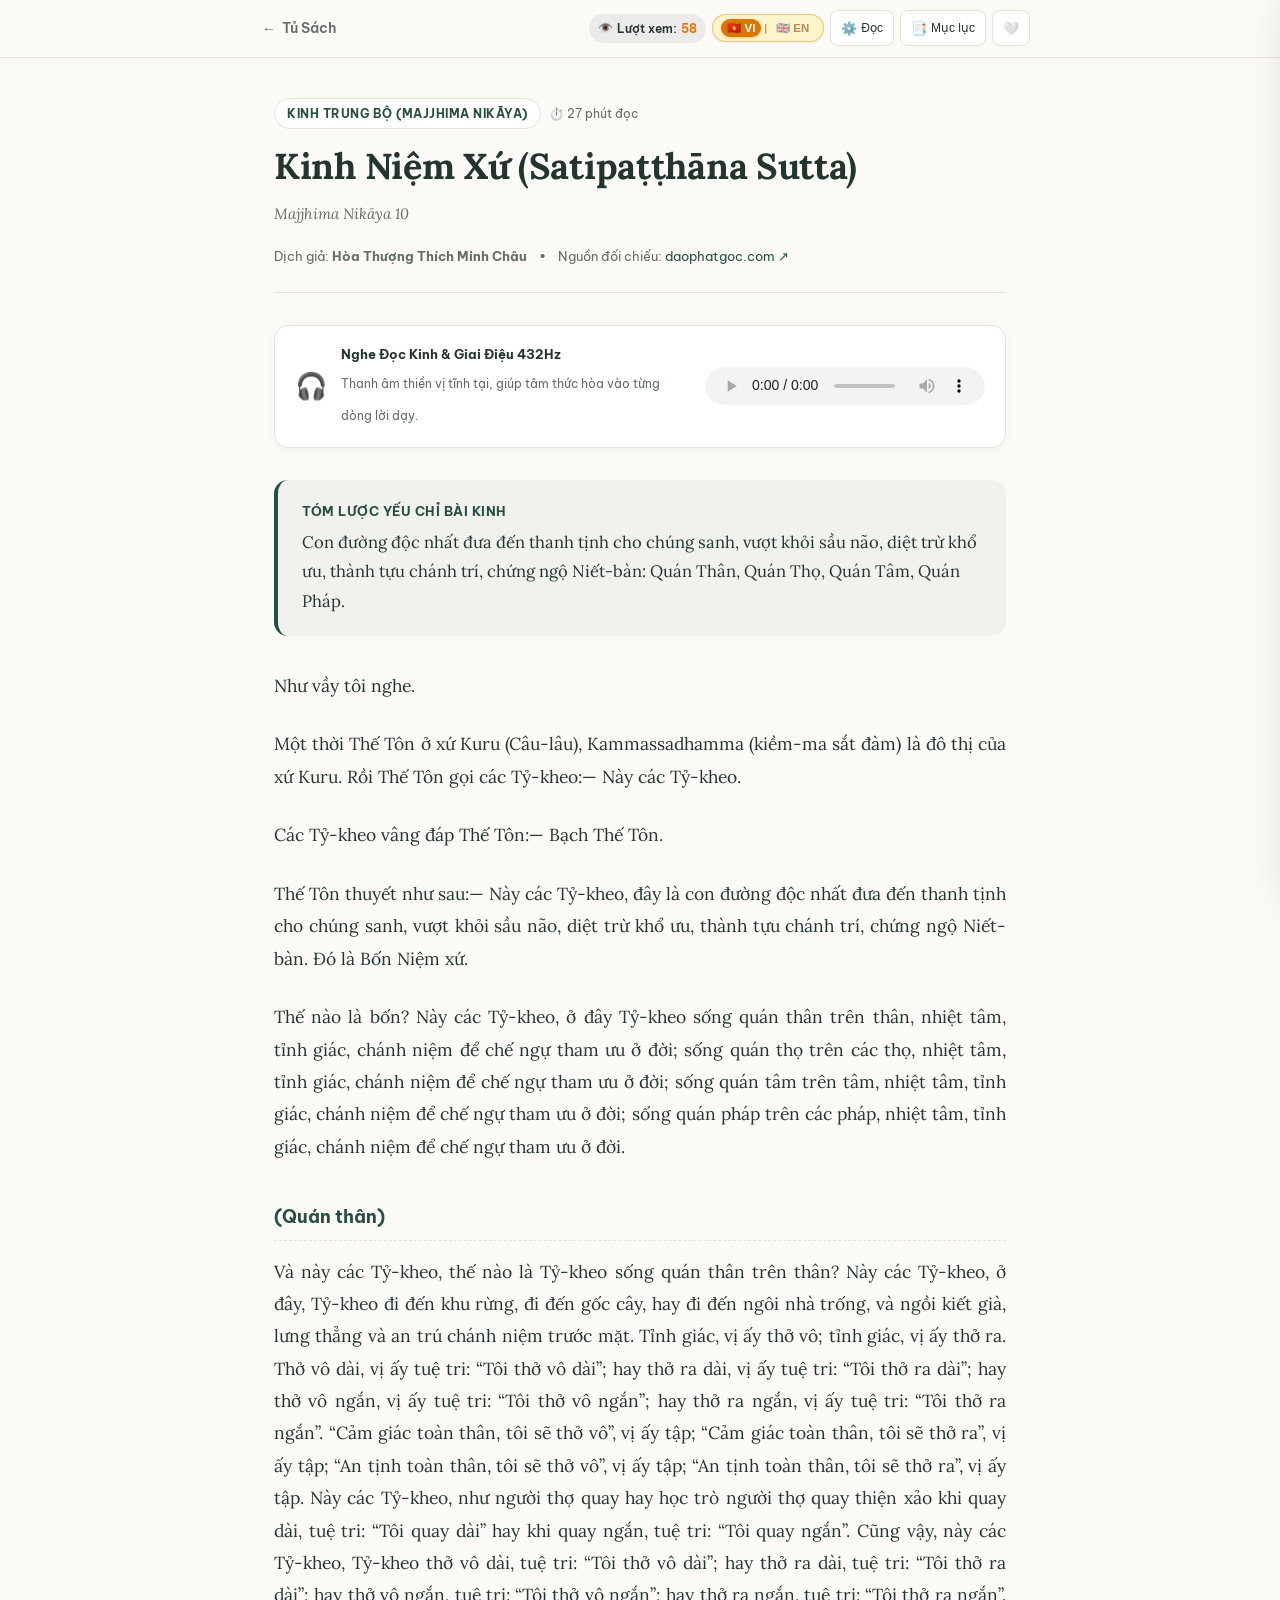
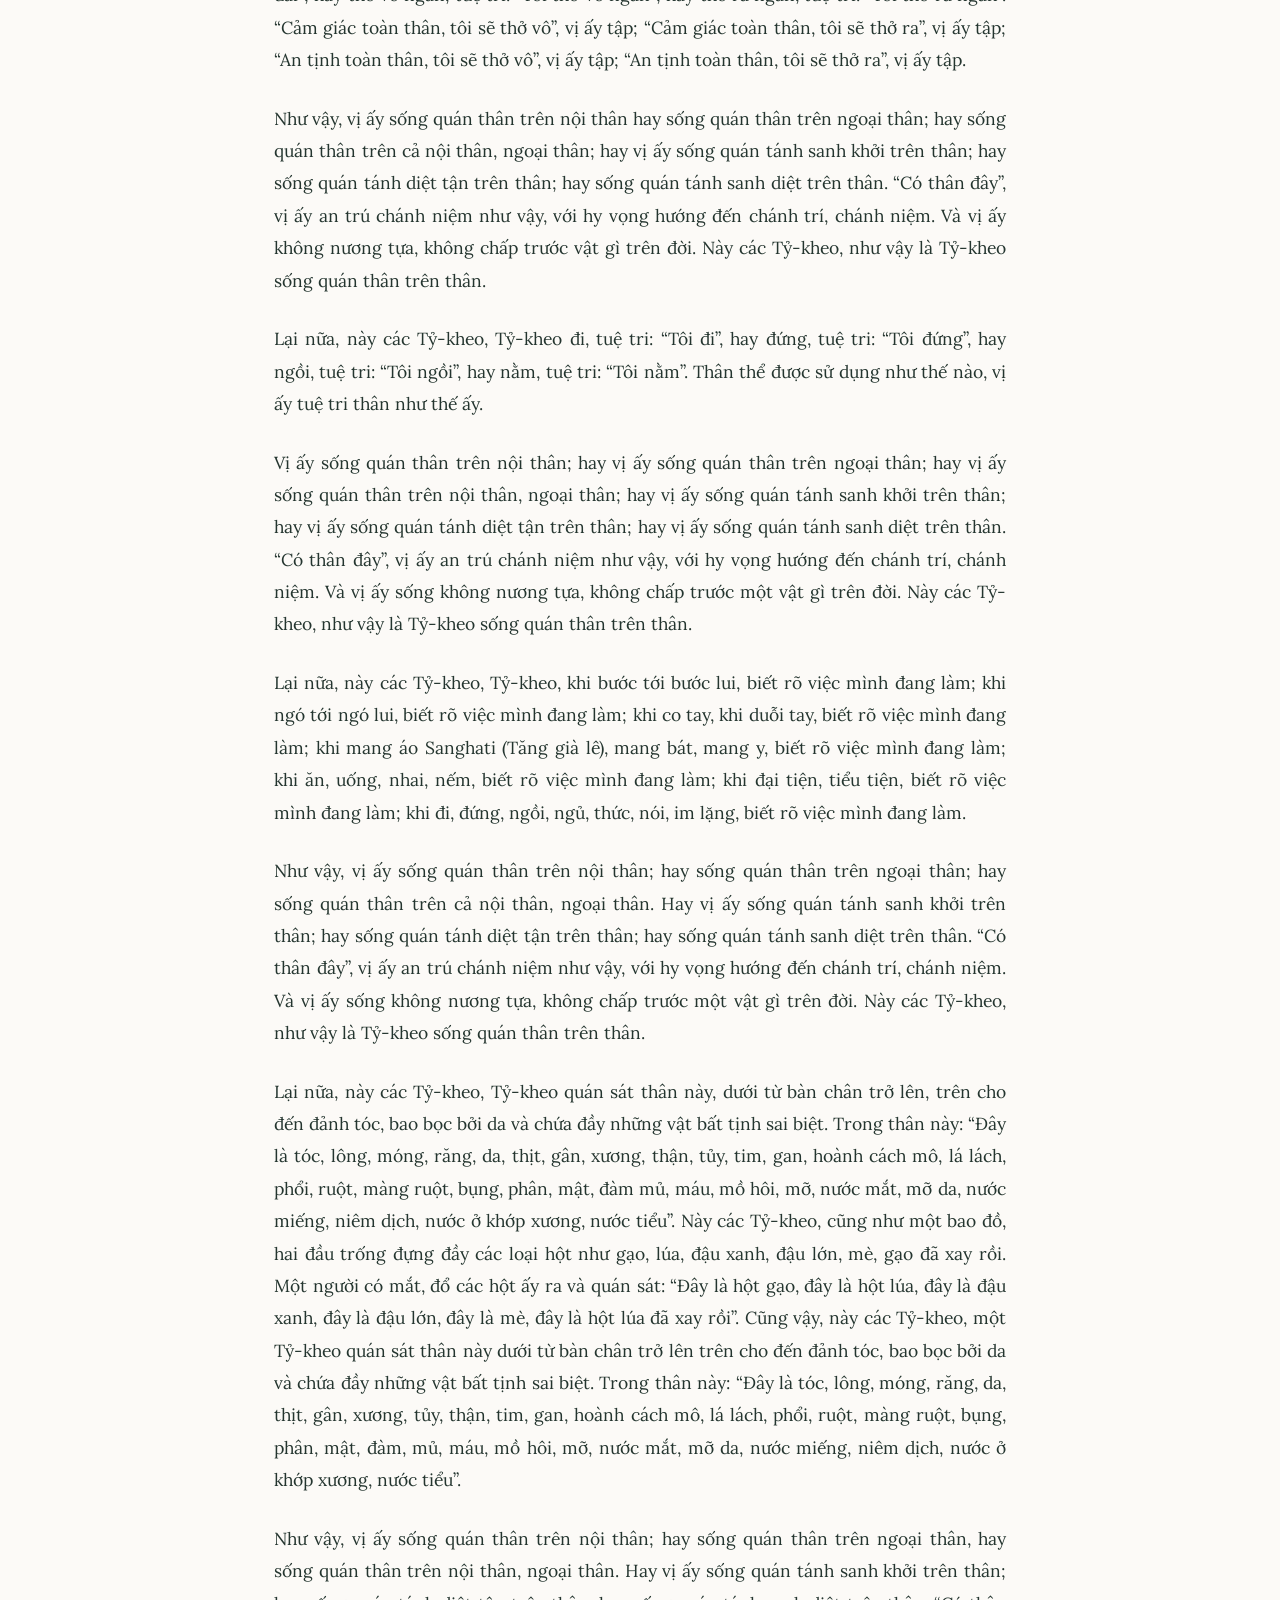
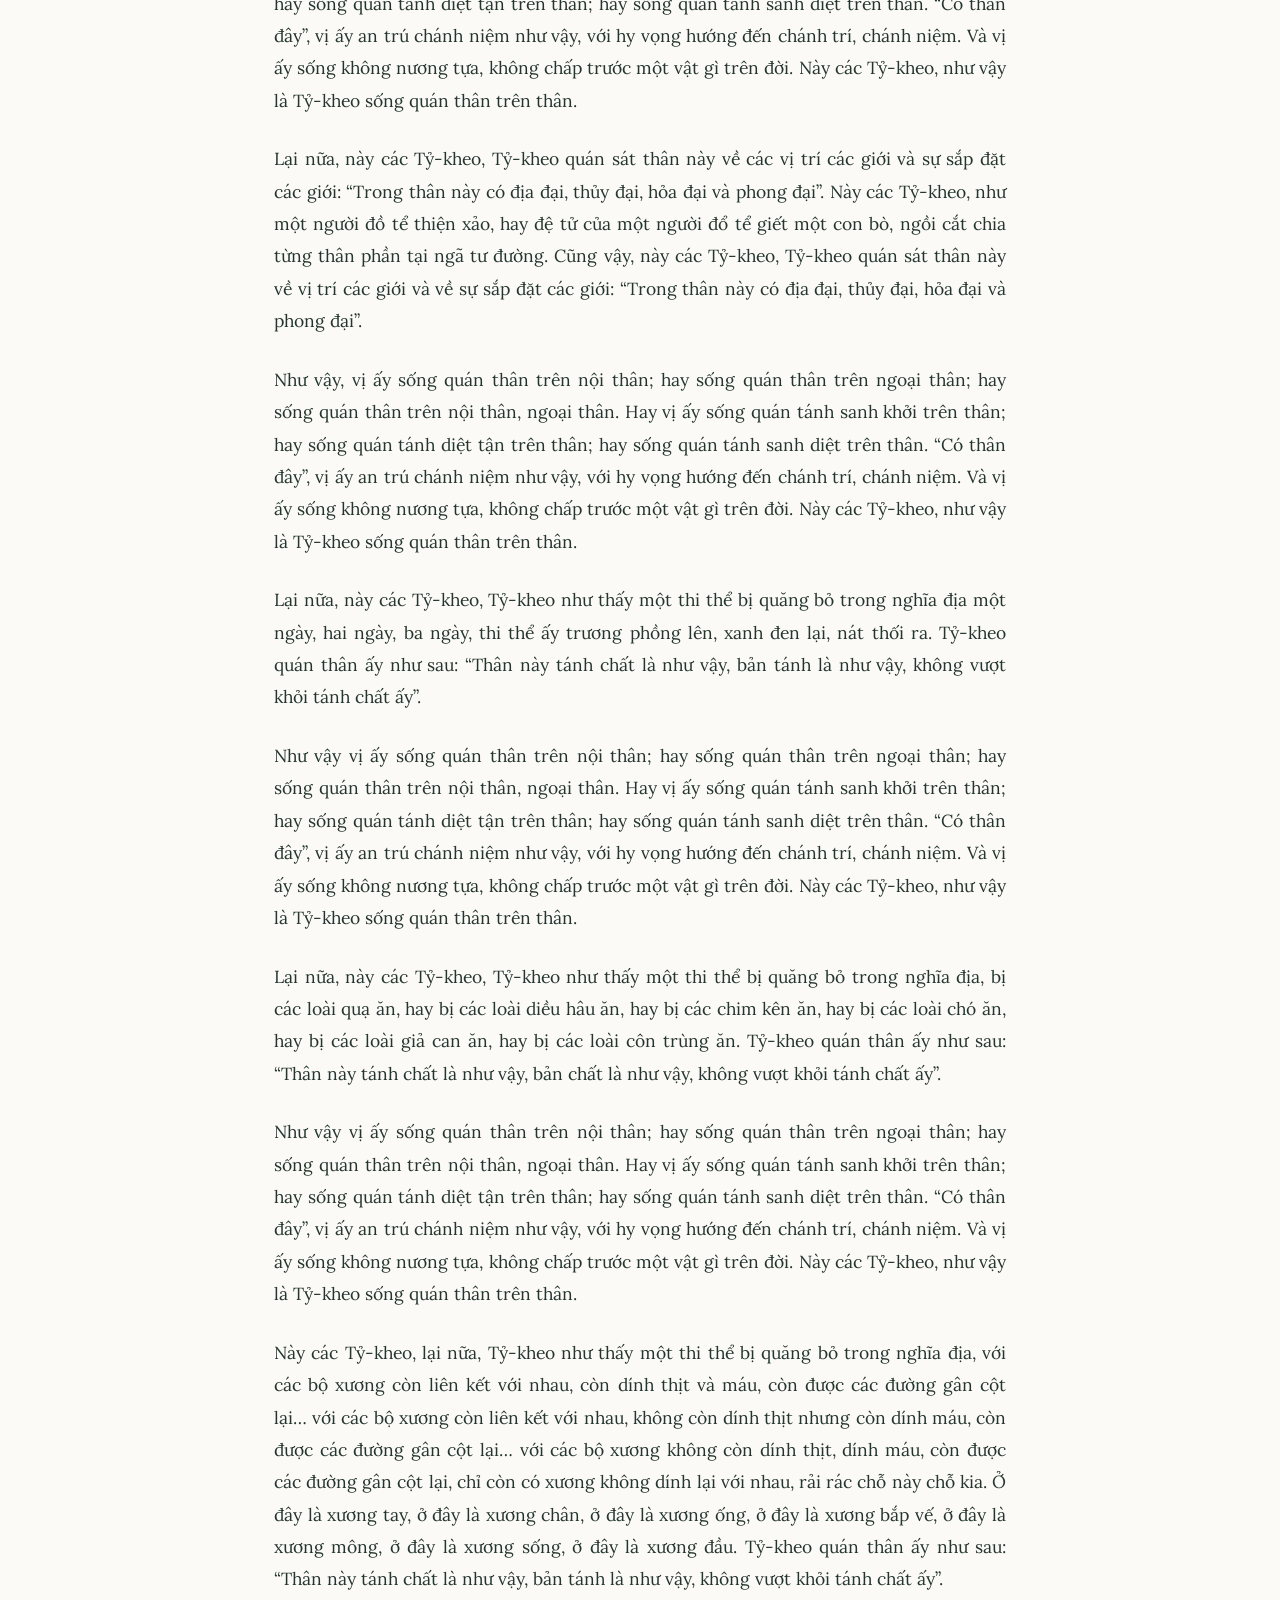
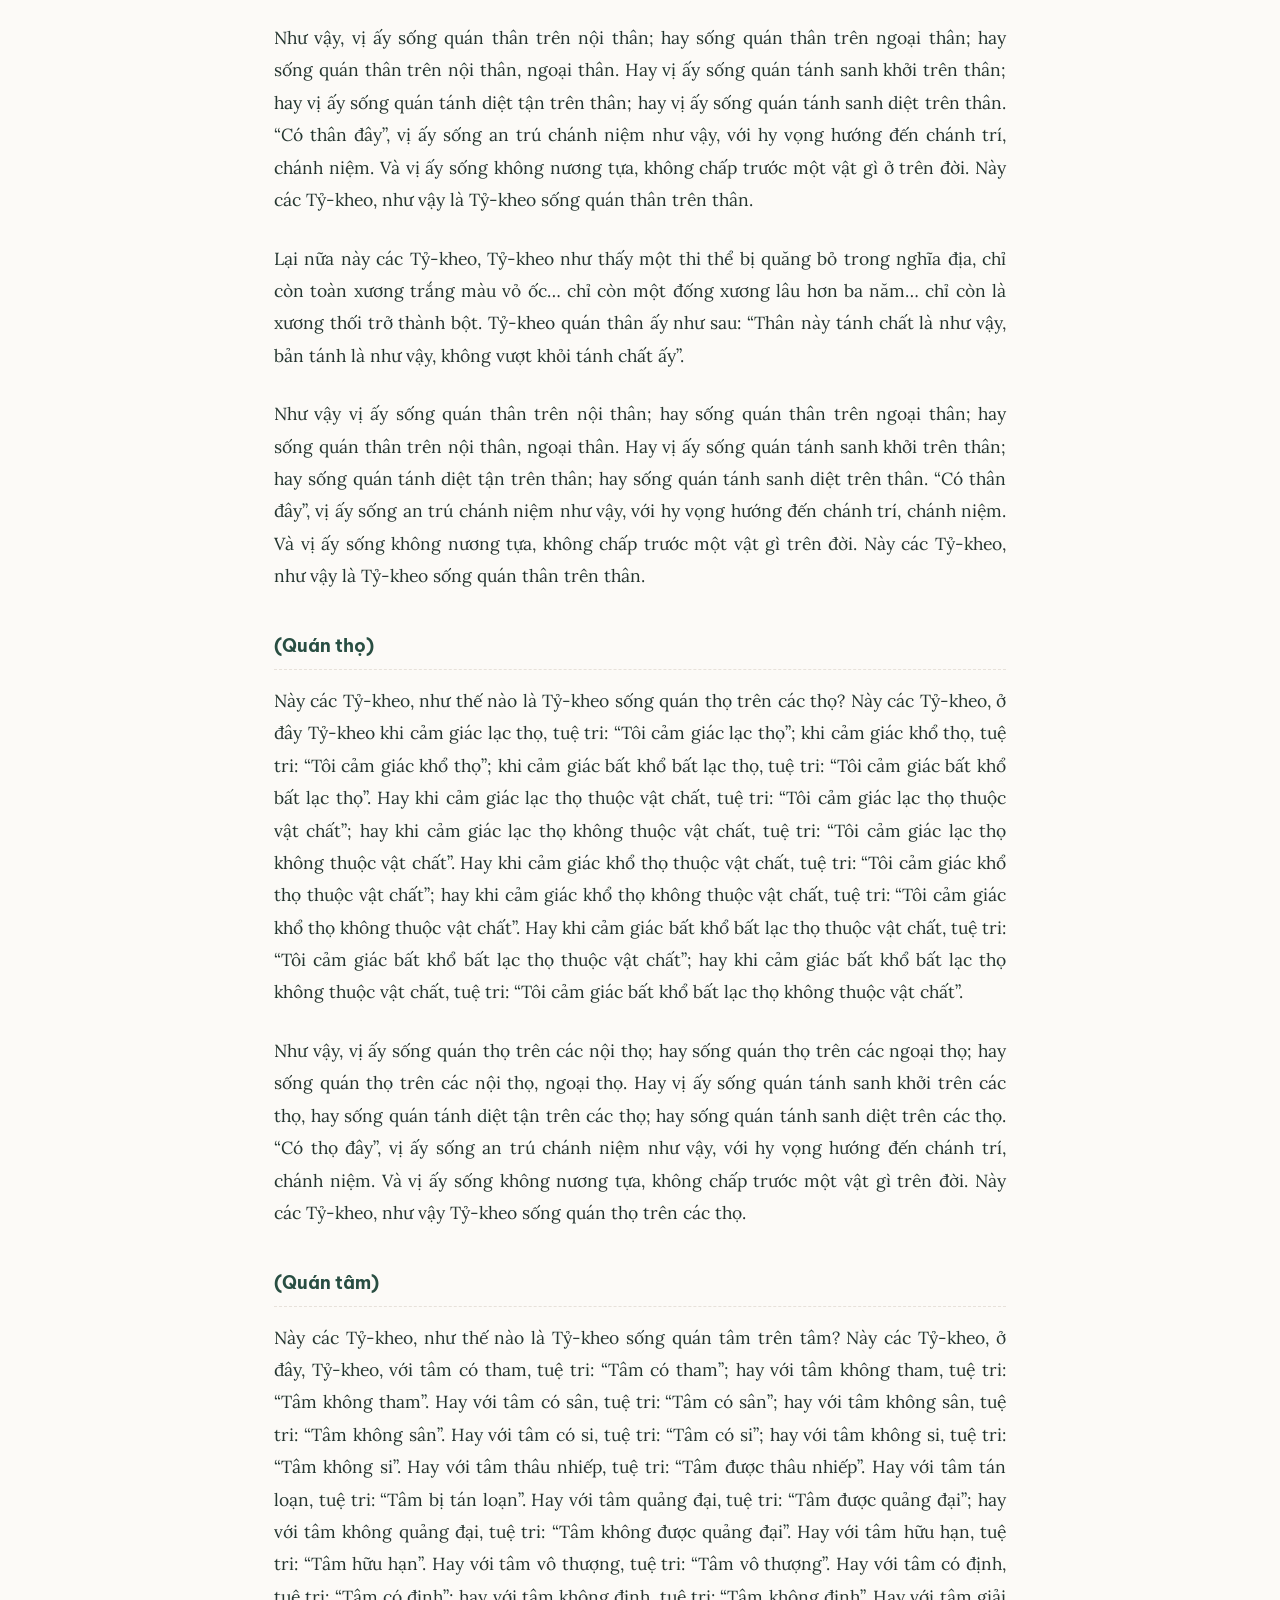
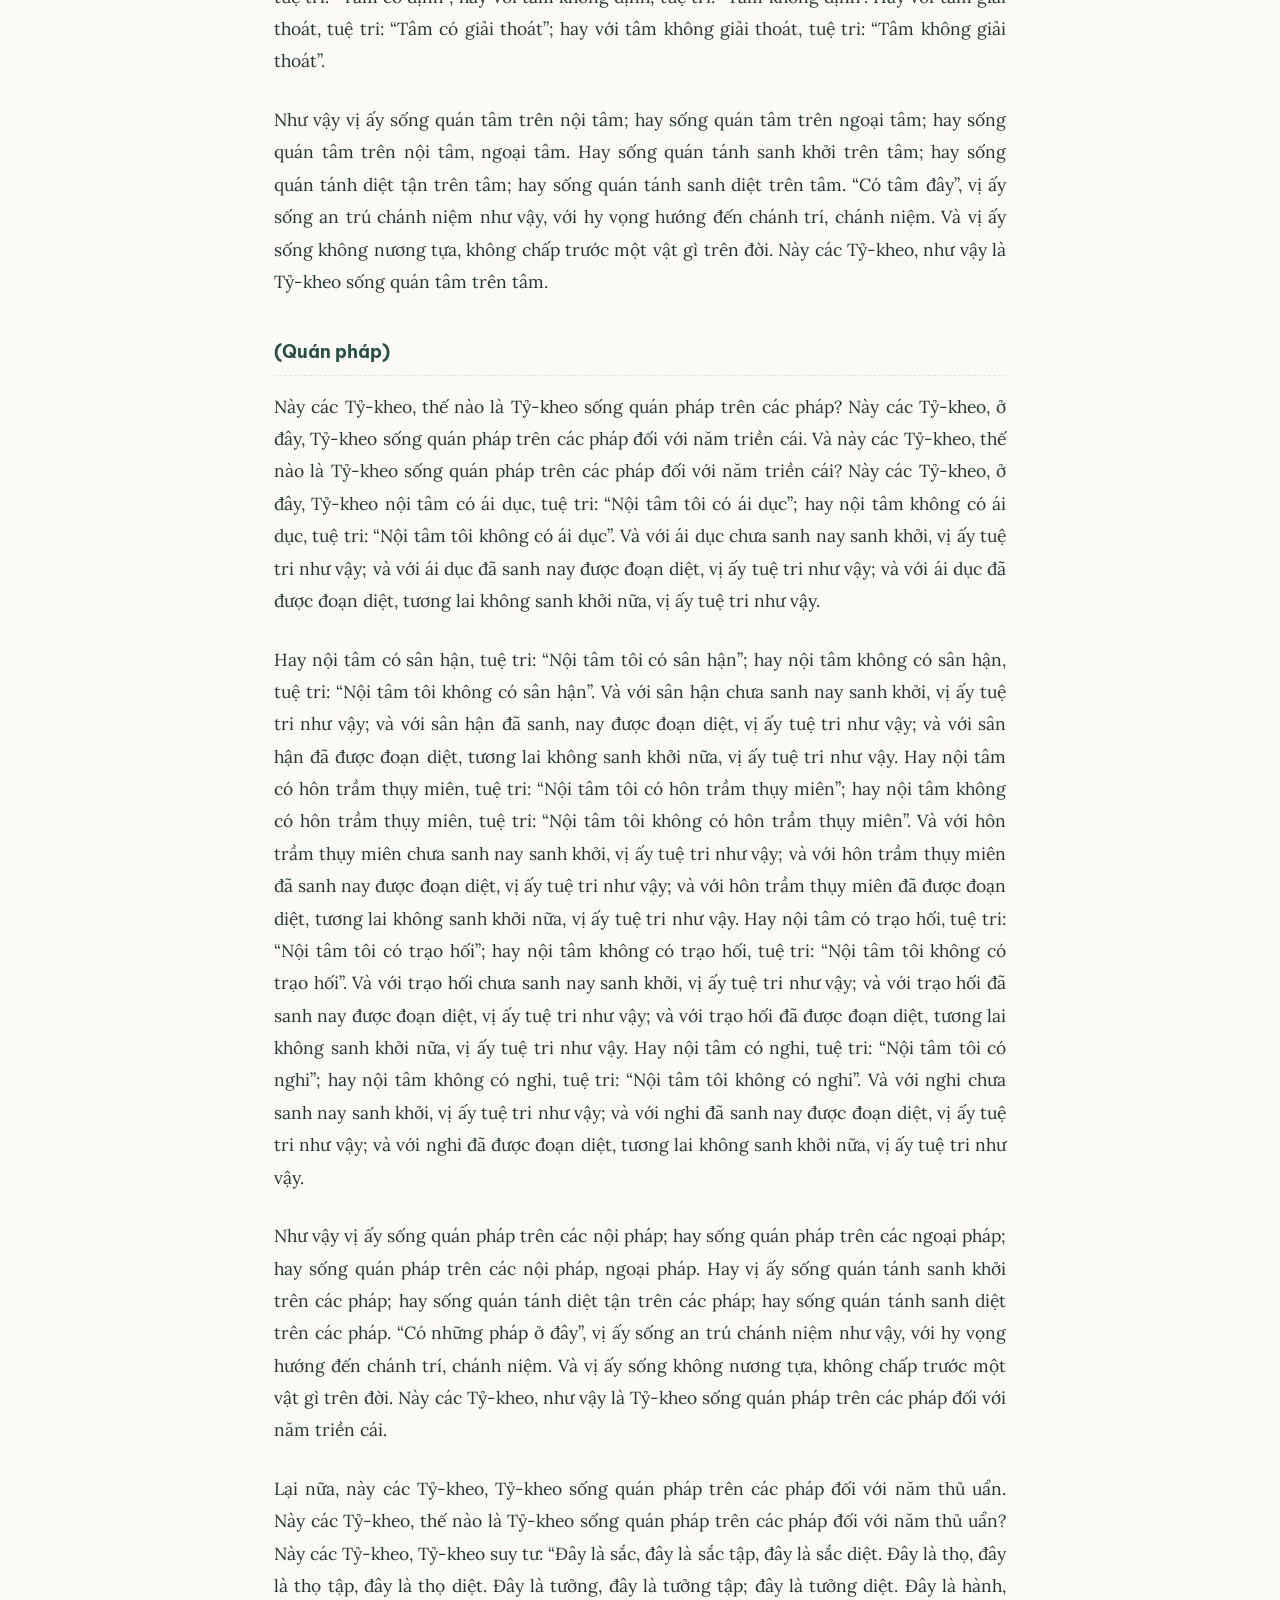
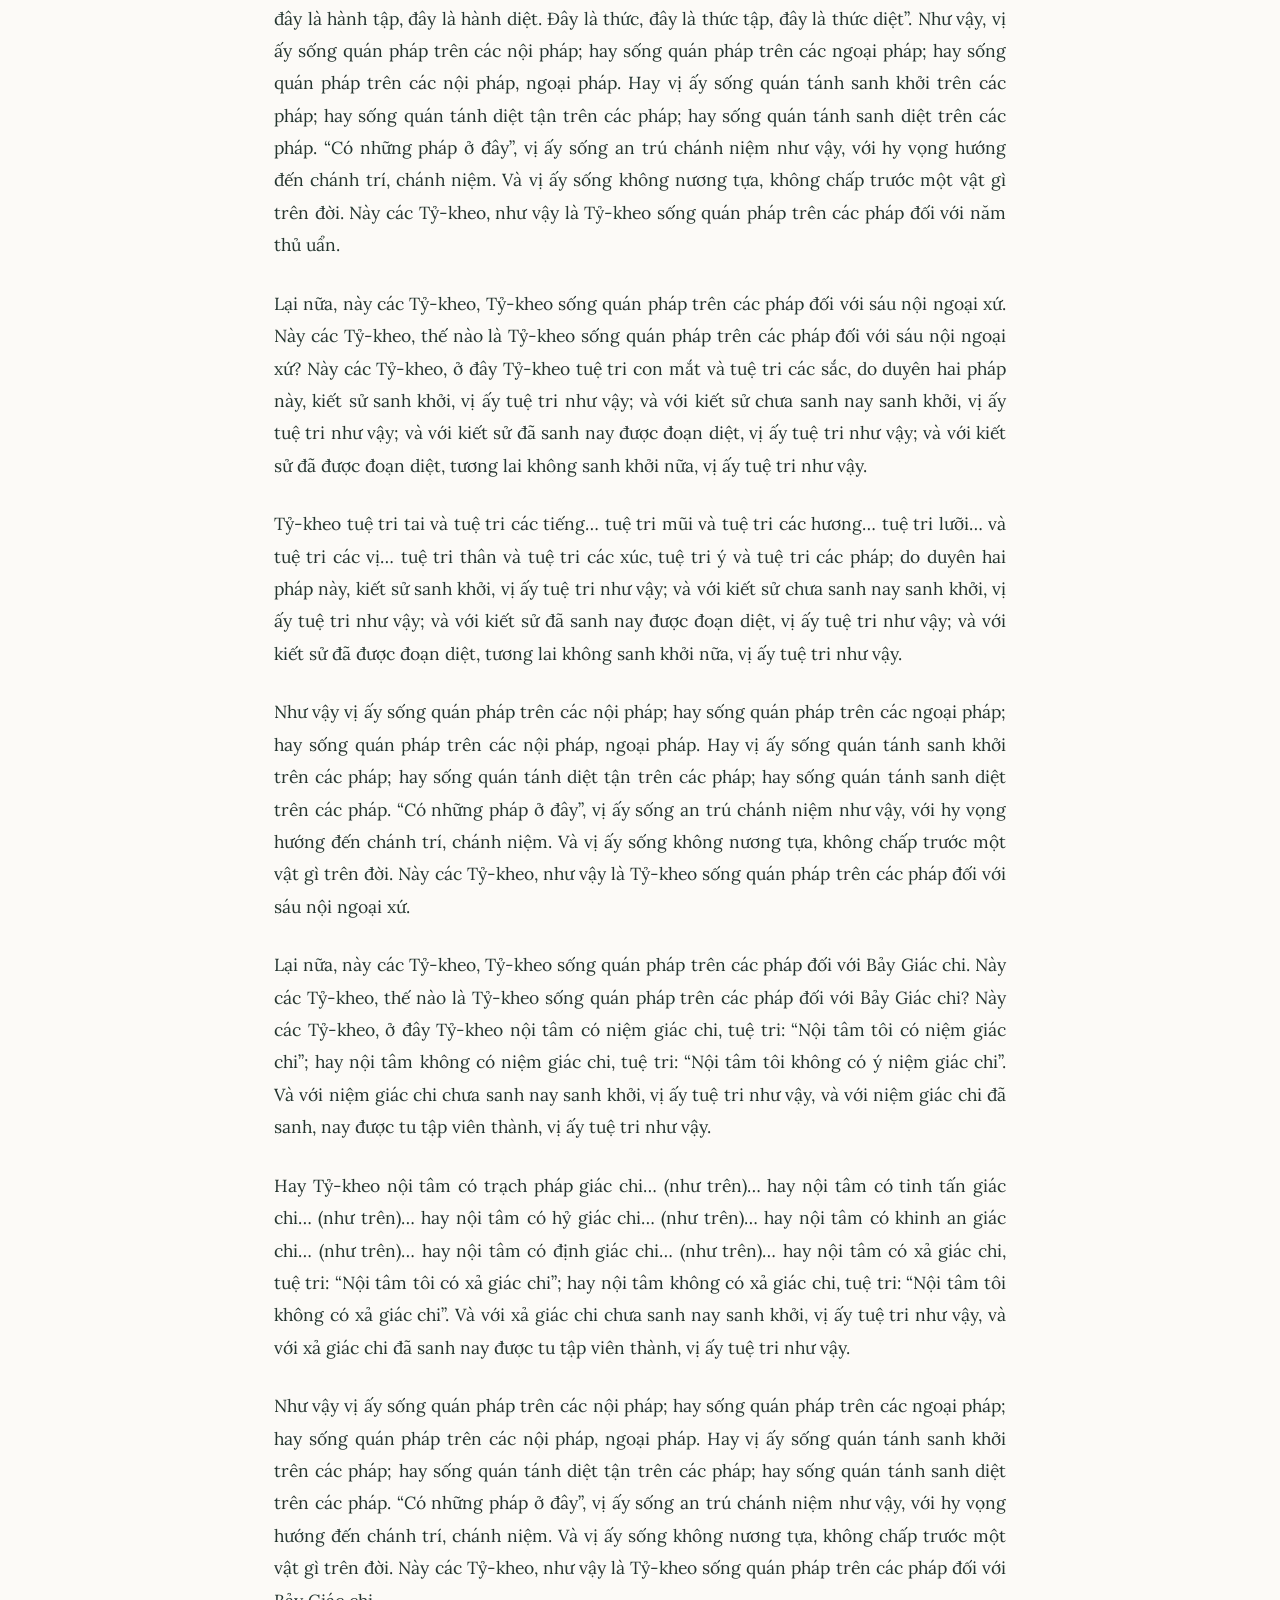
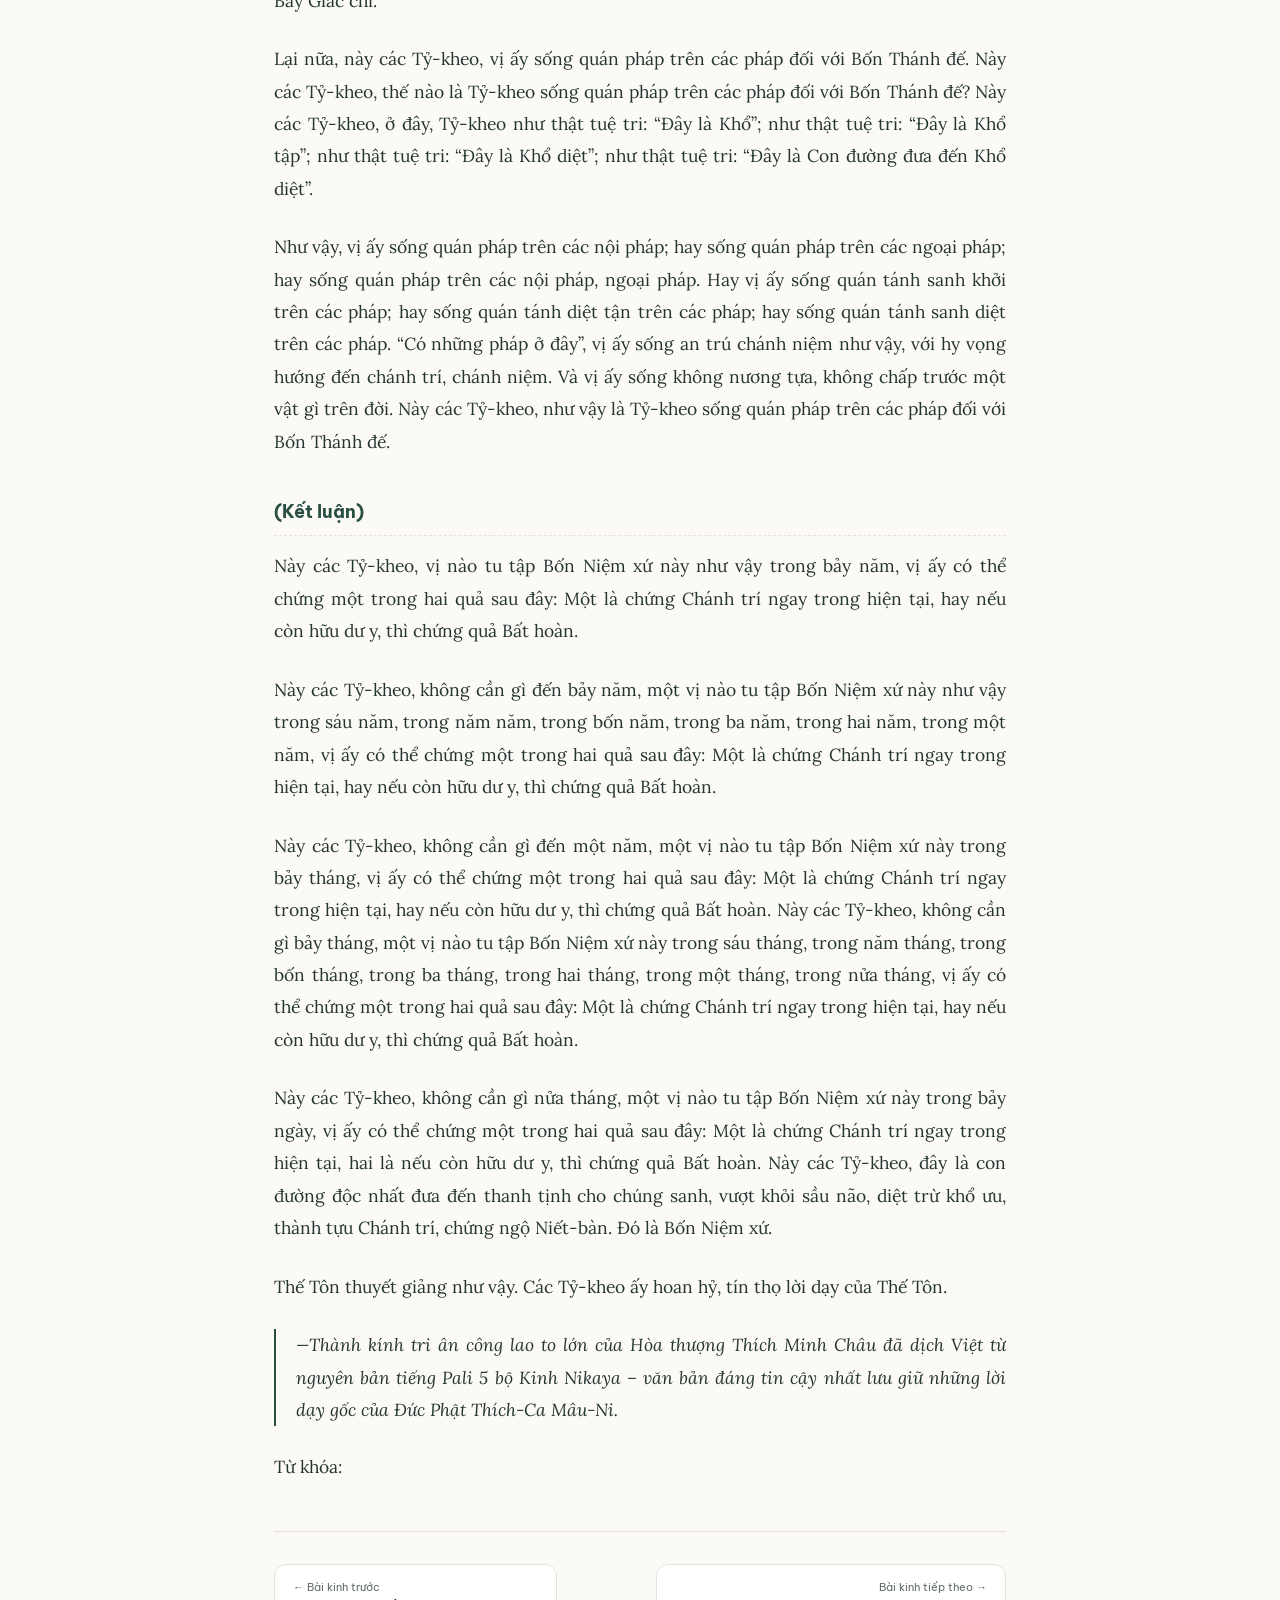
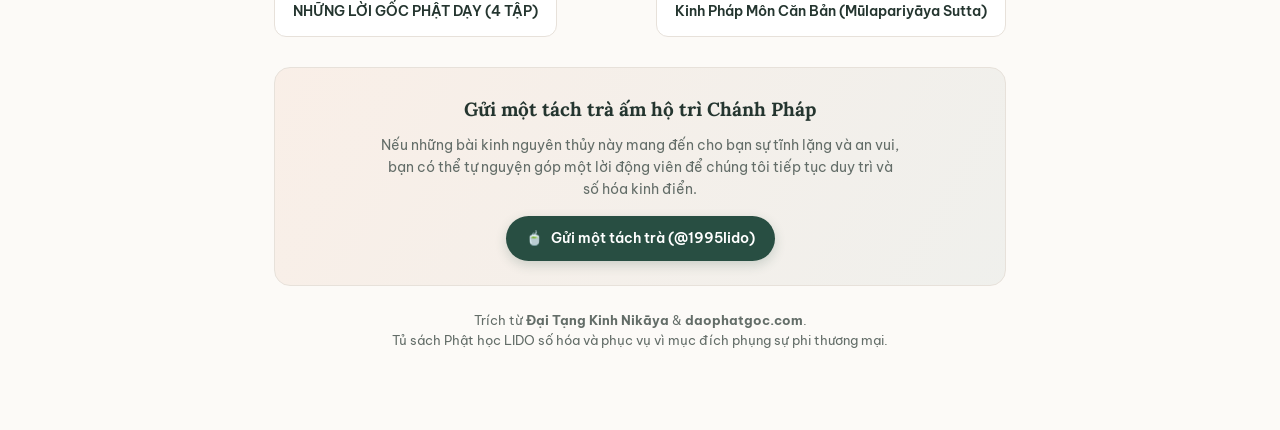
<file: doc-kinh.html>
<!doctype html>
<html lang="vi">
<head>
  <meta charset="UTF-8">
  <meta name="viewport" content="width=device-width, initial-scale=1.0">
  <meta name="theme-color" content="#284e42">
  <title>Đọc Kinh Sách Phật Giáo Nguyên Thủy | LIDO Zen Reader</title>
  
  <link rel="preconnect" href="https://fonts.googleapis.com">
  <link rel="preconnect" href="https://fonts.gstatic.com" crossorigin>
  <link href="https://fonts.googleapis.com/css2?family=Be+Vietnam+Pro:ital,wght@0,400;0,500;0,600;0,700;1,400&family=Lora:ital,wght@0,400;0,500;0,600;0,700;1,400;1,500&family=Noto+Serif:ital,wght@0,400;0,600;1,400&display=swap" rel="stylesheet">

  <style>
    /* ================= THEMES ================= */
    :root {
      --bg-reader: #FCFAF7;
      --text-reader: #24352F;
      --text-muted: #636D68;
      --border-reader: #E7E1DA;
      --accent-reader: #284E42;
      --accent-hover: #1e3b32;
      --surface-reader: #FFFFFF;
      --quote-bg: rgba(40, 78, 66, 0.05);
      --quote-border: #284E42;
      --gold-reader: #D97706;
      --gold-light: #FEF3C7;
      --reader-font: "Lora", Georgia, serif;
      --reader-size: 17.5px;
      --reader-line-height: 1.85;
      --container-width: 780px;
    }

    /* THEME: WHITE */
    [data-theme="white"] {
      --bg-reader: #FFFFFF;
      --text-reader: #1E293B;
      --text-muted: #64748B;
      --border-reader: #E2E8F0;
      --surface-reader: #F8FAFC;
      --quote-bg: #F1F5F9;
      --quote-border: #475569;
    }

    /* THEME: SEPIA (GIẤY DÓ) */
    [data-theme="sepia"] {
      --bg-reader: #F5EEDB;
      --text-reader: #433422;
      --text-muted: #7C6853;
      --border-reader: #DECDB3;
      --surface-reader: #FAF5EB;
      --quote-bg: rgba(124, 104, 83, 0.08);
      --quote-border: #7C6853;
      --accent-reader: #8B5E34;
    }

    /* THEME: FOREST TEA (TRÀ THIỀN) */
    [data-theme="tea"] {
      --bg-reader: #192A24;
      --text-reader: #E8F2EC;
      --text-muted: #95B3A4;
      --border-reader: #274239;
      --surface-reader: #20352E;
      --quote-bg: rgba(255, 255, 255, 0.05);
      --quote-border: #52B788;
      --accent-reader: #6EE7B7;
    }

    /* THEME: DARK (THIỀN ĐÊM) */
    [data-theme="dark"] {
      --bg-reader: #121820;
      --text-reader: #E2E8F0;
      --text-muted: #8E9BAE;
      --border-reader: #232E3C;
      --surface-reader: #1A222D;
      --quote-bg: rgba(255, 255, 255, 0.04);
      --quote-border: #94A3B8;
      --accent-reader: #38BDF8;
    }

    * { box-sizing: border-box; margin: 0; padding: 0; }
    html { scroll-behavior: smooth; }
    body {
      background-color: var(--bg-reader);
      color: var(--text-reader);
      font-family: var(--reader-font);
      font-size: var(--reader-size);
      line-height: var(--reader-line-height);
      -webkit-font-smoothing: antialiased;
      transition: background-color 0.25s, color 0.25s;
      min-height: 100vh;
      display: flex;
      flex-direction: column;
    }

    a { color: var(--accent-reader); text-decoration: none; }
    a:hover { text-decoration: underline; }

    /* ================= PROGRESS BAR ================= */
    #reading-progress-bar {
      position: fixed;
      top: 0;
      left: 0;
      height: 3.5px;
      background: linear-gradient(90deg, #10B981, #D97706);
      width: 0%;
      z-index: 100;
      transition: width 0.1s ease;
    }

    /* ================= STICKY READER TOOLBAR ================= */
    .reader-toolbar {
      position: sticky;
      top: 0;
      z-index: 90;
      background: var(--bg-reader);
      border-bottom: 1px solid var(--border-reader);
      padding: 10px 20px;
      backdrop-filter: blur(12px);
      -webkit-backdrop-filter: blur(12px);
      transition: all 0.25s ease;
    }
    .toolbar-inner {
      max-width: var(--container-width);
      margin: 0 auto;
      display: flex;
      align-items: center;
      justify-content: space-between;
      gap: 14px;
      font-family: "Be Vietnam Pro", sans-serif;
    }
    .btn-back-shelf {
      display: inline-flex;
      align-items: center;
      gap: 6px;
      font-size: 13.5px;
      font-weight: 600;
      color: var(--text-muted);
      padding: 6px 12px;
      border-radius: 8px;
      transition: all 0.2s;
    }
    .btn-back-shelf:hover {
      background: var(--surface-reader);
      color: var(--text-reader);
      text-decoration: none;
    }
    .toolbar-title {
      font-size: 14px;
      font-weight: 600;
      color: var(--text-reader);
      white-space: nowrap;
      overflow: hidden;
      text-overflow: ellipsis;
      opacity: 0;
      transform: translateY(6px);
      transition: all 0.25s ease;
      flex: 1;
      text-align: center;
    }
    .toolbar-title.visible {
      opacity: 1;
      transform: translateY(0);
    }
    .toolbar-actions {
      display: flex;
      align-items: center;
      gap: 6px;
      flex-shrink: 0;
    }
    .tool-btn {
      display: inline-flex;
      align-items: center;
      justify-content: center;
      gap: 4px;
      min-width: 36px;
      height: 36px;
      padding: 0 10px;
      border-radius: 8px;
      background: var(--surface-reader);
      border: 1px solid var(--border-reader);
      color: var(--text-reader);
      font-size: 13px;
      font-weight: 500;
      cursor: pointer;
      transition: all 0.2s ease;
    }
    .tool-btn:hover {
      border-color: var(--accent-reader);
      color: var(--accent-reader);
    }
    .tool-btn.active {
      background: var(--accent-reader);
      color: #fff;
      border-color: var(--accent-reader);
    }

    /* ================= MAIN READING VIEWPORT ================= */
    .reader-container {
      max-width: var(--container-width);
      margin: 0 auto;
      padding: 40px 24px 80px;
      flex: 1;
      width: 100%;
    }
    .sutta-header {
      margin-bottom: 32px;
      padding-bottom: 24px;
      border-bottom: 1px solid var(--border-reader);
    }
    .sutta-meta-tags {
      display: flex;
      align-items: center;
      gap: 8px;
      flex-wrap: wrap;
      margin-bottom: 14px;
      font-family: "Be Vietnam Pro", sans-serif;
    }
    .category-badge {
      display: inline-flex;
      align-items: center;
      gap: 4px;
      font-size: 11.5px;
      font-weight: 700;
      text-transform: uppercase;
      letter-spacing: 0.5px;
      padding: 4px 12px;
      border-radius: 999px;
      background: var(--surface-reader);
      border: 1px solid var(--border-reader);
      color: var(--accent-reader);
    }
    .reading-time-pill {
      font-size: 12px;
      color: var(--text-muted);
    }
    .sutta-main-title {
      font-size: clamp(26px, 4vw, 36px);
      font-weight: 700;
      line-height: 1.3;
      margin-bottom: 10px;
      letter-spacing: -0.3px;
    }
    .sutta-pali-title {
      font-size: 15px;
      font-style: italic;
      color: var(--text-muted);
      margin-bottom: 16px;
    }
    .sutta-translator {
      font-family: "Be Vietnam Pro", sans-serif;
      font-size: 13px;
      color: var(--text-muted);
      display: flex;
      align-items: center;
      gap: 12px;
      flex-wrap: wrap;
    }

    /* AUDIO PLAYER BOX */
    .audio-player-card {
      margin: 24px 0 32px;
      padding: 16px 20px;
      border-radius: 14px;
      background: var(--surface-reader);
      border: 1px solid var(--border-reader);
      box-shadow: 0 4px 16px rgba(0, 0, 0, 0.03);
      display: flex;
      align-items: center;
      gap: 14px;
      font-family: "Be Vietnam Pro", sans-serif;
    }
    .audio-icon {
      font-size: 26px;
      flex-shrink: 0;
    }
    .audio-info {
      flex: 1;
      min-width: 0;
    }
    .audio-info b {
      display: block;
      font-size: 13px;
      color: var(--text-reader);
    }
    .audio-info small {
      font-size: 11.5px;
      color: var(--text-muted);
    }
    .audio-player-card audio {
      max-width: 280px;
      width: 100%;
      height: 38px;
      border-radius: 999px;
    }

    /* SUMMARY CALLOUT */
    .summary-callout {
      padding: 20px 24px;
      border-radius: 14px;
      background: var(--quote-bg);
      border-left: 4px solid var(--quote-border);
      margin-bottom: 34px;
      font-size: calc(var(--reader-size) * 0.95);
      line-height: 1.75;
    }
    .summary-callout strong {
      display: block;
      margin-bottom: 6px;
      font-family: "Be Vietnam Pro", sans-serif;
      font-size: 13px;
      text-transform: uppercase;
      letter-spacing: 0.5px;
      color: var(--accent-reader);
    }

    /* ================= SCRIPTURE TEXT CONTENT ================= */
    .sutta-content {
      font-size: var(--reader-size);
      line-height: var(--reader-line-height);
    }
    .sutta-content p {
      margin-bottom: 1.5em;
      text-align: justify;
    }
    .sutta-content p.verse-quote {
      padding-left: 20px;
      border-left: 2.5px solid var(--quote-border);
      font-style: italic;
      color: var(--text-reader);
      margin: 1.4em 0;
    }
    .sutta-content h4.reader-subheading {
      font-family: "Be Vietnam Pro", sans-serif;
      font-size: calc(var(--reader-size) * 1.05);
      font-weight: 700;
      color: var(--accent-reader);
      margin: 2em 0 0.8em;
      border-bottom: 1px dashed var(--border-reader);
      padding-bottom: 6px;
    }
    .sutta-content .book-page-section {
      padding: 24px;
      margin-bottom: 24px;
      background: var(--surface-reader);
      border-radius: 12px;
      border: 1px solid var(--border-reader);
    }
    .sutta-content .page-badge {
      font-size: 11px;
      font-family: "Be Vietnam Pro", sans-serif;
      font-weight: 700;
      color: var(--gold-reader);
      margin-bottom: 6px;
      text-transform: uppercase;
    }
    .sutta-content .page-heading {
      font-size: 19px;
      margin-bottom: 6px;
      color: var(--text-reader);
    }
    .sutta-content .page-subheading {
      font-size: 12.5px;
      color: var(--text-muted);
      margin-bottom: 14px;
      font-style: italic;
    }
    .sutta-content .page-footer-note {
      font-size: 11px;
      color: var(--text-muted);
      margin-top: 14px;
      padding-top: 8px;
      border-top: 1px solid var(--border-reader);
    }

    /* ================= SCRIPTURE FOOTER ================= */
    .sutta-footer {
      margin-top: 48px;
      padding-top: 32px;
      border-top: 1px solid var(--border-reader);
      font-family: "Be Vietnam Pro", sans-serif;
    }
    .sutta-nav-buttons {
      display: flex;
      align-items: center;
      justify-content: space-between;
      gap: 16px;
      margin-bottom: 30px;
    }
    .nav-sutta-btn {
      display: inline-flex;
      flex-direction: column;
      padding: 12px 18px;
      border-radius: 12px;
      background: var(--surface-reader);
      border: 1px solid var(--border-reader);
      color: var(--text-reader);
      max-width: 48%;
      transition: all 0.2s;
    }
    .nav-sutta-btn:hover {
      border-color: var(--accent-reader);
      text-decoration: none;
      transform: translateY(-2px);
    }
    .nav-sutta-btn small {
      font-size: 11px;
      color: var(--text-muted);
      margin-bottom: 2px;
    }
    .nav-sutta-btn span {
      font-size: 13.5px;
      font-weight: 600;
      white-space: nowrap;
      overflow: hidden;
      text-overflow: ellipsis;
      display: block;
    }

    /* INVITE TEA CALLOUT */
    .tea-invite-card {
      padding: 24px;
      border-radius: 16px;
      background: linear-gradient(120deg, rgba(246, 225, 212, 0.45), rgba(40, 78, 66, 0.06));
      border: 1px solid var(--border-reader);
      text-align: center;
      margin-bottom: 24px;
    }
    .tea-invite-card h4 {
      font-family: "Lora", serif;
      font-size: 19px;
      margin-bottom: 6px;
      color: var(--text-reader);
    }
    .tea-invite-card p {
      font-size: 13.5px;
      color: var(--text-muted);
      max-width: 520px;
      margin: 0 auto 16px;
      line-height: 1.65;
    }
    .tea-invite-card a.btn-tea {
      display: inline-flex;
      align-items: center;
      gap: 8px;
      padding: 10px 20px;
      border-radius: 999px;
      background: var(--accent-reader);
      color: #fff !important;
      font-size: 13.5px;
      font-weight: 600;
      text-decoration: none;
      box-shadow: 0 4px 12px rgba(40, 78, 66, 0.2);
      transition: all 0.2s;
    }
    .tea-invite-card a.btn-tea:hover {
      transform: translateY(-1px);
    }

    /* SOURCE INFO */
    .source-credit {
      font-size: 12.5px;
      color: var(--text-muted);
      text-align: center;
      line-height: 1.6;
    }

    /* ================= SETTINGS DRAWER / MODAL ================= */
    .modal-backdrop {
      position: fixed;
      top: 0;
      left: 0;
      right: 0;
      bottom: 0;
      background: rgba(0, 0, 0, 0.45);
      z-index: 200;
      display: none;
      align-items: center;
      justify-content: center;
      backdrop-filter: blur(4px);
    }
    .modal-backdrop.show { display: flex; }
    .settings-modal {
      background: var(--bg-reader);
      border: 1px solid var(--border-reader);
      border-radius: 20px;
      padding: 28px;
      width: 90%;
      max-width: 440px;
      box-shadow: 0 20px 50px rgba(0, 0, 0, 0.3);
      font-family: "Be Vietnam Pro", sans-serif;
      animation: modalPop 0.2s ease;
    }
    @keyframes modalPop {
      from { transform: scale(0.92); opacity: 0; }
      to { transform: scale(1); opacity: 1; }
    }
    .modal-head {
      display: flex;
      align-items: center;
      justify-content: space-between;
      margin-bottom: 20px;
      padding-bottom: 12px;
      border-bottom: 1px solid var(--border-reader);
    }
    .modal-head h3 {
      font-size: 16px;
      font-weight: 700;
      color: var(--text-reader);
    }
    .btn-close-modal {
      background: none;
      border: none;
      font-size: 20px;
      color: var(--text-muted);
      cursor: pointer;
    }
    .setting-group {
      margin-bottom: 20px;
    }
    .setting-label {
      font-size: 12px;
      font-weight: 700;
      text-transform: uppercase;
      letter-spacing: 0.5px;
      color: var(--text-muted);
      margin-bottom: 10px;
      display: block;
    }
    /* FONT SIZE CONTROLLER */
    .size-controls {
      display: flex;
      align-items: center;
      justify-content: space-between;
      gap: 8px;
      background: var(--surface-reader);
      border: 1px solid var(--border-reader);
      border-radius: 12px;
      padding: 6px;
    }
    .size-btn {
      flex: 1;
      height: 38px;
      border: none;
      background: transparent;
      border-radius: 8px;
      color: var(--text-reader);
      font-family: inherit;
      font-size: 14px;
      font-weight: 600;
      cursor: pointer;
      transition: all 0.2s;
    }
    .size-btn:hover { background: var(--bg-reader); }
    .size-btn.active {
      background: var(--accent-reader);
      color: #fff;
    }

    /* THEME PALETTES */
    .theme-grid {
      display: grid;
      grid-template-columns: repeat(5, 1fr);
      gap: 8px;
    }
    .theme-chip {
      height: 52px;
      border-radius: 12px;
      border: 2px solid var(--border-reader);
      display: flex;
      flex-direction: column;
      align-items: center;
      justify-content: center;
      font-size: 11px;
      font-weight: 600;
      cursor: pointer;
      transition: all 0.2s;
    }
    .theme-chip.active {
      border-color: var(--accent-reader);
      box-shadow: 0 0 0 2px var(--accent-reader);
    }

    /* FONT FAMILIES */
    .font-options {
      display: grid;
      grid-template-columns: 1fr 1fr 1fr;
      gap: 8px;
    }
    .font-btn {
      padding: 10px;
      border-radius: 10px;
      background: var(--surface-reader);
      border: 1.5px solid var(--border-reader);
      color: var(--text-reader);
      font-size: 13px;
      cursor: pointer;
      text-align: center;
      transition: all 0.2s;
    }
    .font-btn:hover { border-color: var(--accent-reader); }
    .font-btn.active {
      background: var(--accent-reader);
      color: #fff;
      border-color: var(--accent-reader);
    }

    /* ================= TOC DRAWER (MỤC LỤC BÀI KINH) ================= */
    .toc-drawer {
      position: fixed;
      top: 0;
      right: -360px;
      width: 340px;
      max-width: 88vw;
      height: 100vh;
      background: var(--bg-reader);
      border-left: 1px solid var(--border-reader);
      z-index: 250;
      box-shadow: -10px 0 40px rgba(0, 0, 0, 0.15);
      transition: right 0.3s cubic-bezier(0.16, 1, 0.3, 1);
      display: flex;
      flex-direction: column;
      font-family: "Be Vietnam Pro", sans-serif;
    }
    .toc-drawer.open { right: 0; }
    .toc-head {
      padding: 18px 20px;
      border-bottom: 1px solid var(--border-reader);
      display: flex;
      align-items: center;
      justify-content: space-between;
    }
    .toc-head h3 { font-size: 15px; font-weight: 700; color: var(--text-reader); }
    .toc-list {
      flex: 1;
      overflow-y: auto;
      padding: 12px 14px;
    }
    .toc-item {
      display: block;
      padding: 10px 14px;
      border-radius: 10px;
      margin-bottom: 4px;
      font-size: 13px;
      color: var(--text-reader);
      transition: all 0.18s;
      line-height: 1.5;
    }
    .toc-item small {
      display: block;
      font-size: 11px;
      color: var(--text-muted);
      margin-bottom: 2px;
    }
    .toc-item:hover {
      background: var(--surface-reader);
      color: var(--accent-reader);
      text-decoration: none;
    }
    .toc-item.active {
      background: var(--accent-reader);
      color: #fff;
    }
    .toc-item.active small { color: rgba(255, 255, 255, 0.8); }

    /* TOAST */
    #reader-toast {
      position: fixed;
      bottom: 24px;
      left: 50%;
      transform: translateX(-50%) translateY(100px);
      background: #10223D;
      color: #fff;
      padding: 10px 20px;
      border-radius: 999px;
      font-size: 13px;
      font-family: "Be Vietnam Pro", sans-serif;
      font-weight: 600;
      z-index: 300;
      opacity: 0;
      pointer-events: none;
      transition: all 0.25s ease;
    }
    #reader-toast.show {
      transform: translateX(-50%) translateY(0);
      opacity: 1;
    }

    @media (max-width: 600px) {
      .reader-container { padding: 24px 16px 60px; }
      .audio-player-card { flex-direction: column; align-items: stretch; gap: 10px; }
      .audio-player-card audio { max-width: 100%; }
      .nav-sutta-btn { max-width: 100%; width: 100%; }
      .sutta-nav-buttons { flex-direction: column; }
    }
  </style>
</head>
<body>

  <!-- READING PROGRESS -->
  <div id="reading-progress-bar"></div>

  <!-- STICKY READER TOOLBAR -->
  <header class="reader-toolbar">
    <div class="toolbar-inner">
      <a href="kinh-sach.html" class="btn-back-shelf" title="Quay lại Tủ Sách">
        <span>←</span>
        <span data-i18n="reader_back_shelf">Tủ Sách</span>
      </a>

      <div class="toolbar-title" id="tb-title">Kinh Niệm Xứ</div>

      <div class="toolbar-actions">
        <!-- Visitor Badge in Reader Toolbar -->
        <div class="reader-visitor-pill" style="display:inline-flex;align-items:center;gap:4px;padding:3px 9px;border-radius:9999px;background:rgba(0,0,0,0.06);font-size:11.5px;font-weight:600;" title="Tổng lượt xem Thư Viện LIDO">
          <span style="font-size:12px">👁️</span>
          <span class="lido-visitor-count-label">Lượt xem:</span>
          <span class="lido-visitor-count-val" style="font-weight:700;color:var(--gold-reader)">55</span>
        </div>

        <!-- Language Switcher Button -->
        <button type="button" class="lido-lang-switcher-btn" onclick="toggleLidoLanguage()" title="Chuyển đổi ngôn ngữ / Switch language">
          <span class="lido-lang-opt lido-lang-vi active">🇻🇳 VI</span>
          <span class="lido-lang-sep">|</span>
          <span class="lido-lang-opt lido-lang-en">🇬🇧 EN</span>
        </button>

        <!-- Settings Button -->
        <button type="button" class="tool-btn" onclick="openSettingsModal()" title="Tùy chỉnh giao diện đọc">
          <span>⚙️</span>
          <span style="font-size:12px" data-i18n="reader_btn_settings">Đọc</span>
        </button>

        <!-- TOC Drawer Button -->
        <button type="button" class="tool-btn" onclick="toggleTocDrawer(true)" title="Mục lục bài kinh">
          <span>📑</span>
          <span style="font-size:12px" data-i18n="reader_btn_toc">Mục lục</span>
        </button>

        <!-- Bookmark Button -->
        <button type="button" class="tool-btn" id="btn-save-this" onclick="toggleCurrentBookmark()" title="Lưu bài này">
          <span id="save-icon">🤍</span>
        </button>
      </div>
    </div>
  </header>

  <!-- MAIN READING VIEWPORT -->
  <main class="reader-container" id="sutta-container">
    
    <!-- HEADER -->
    <header class="sutta-header">
      <div class="sutta-meta-tags">
        <span class="category-badge" id="sutta-cat-badge">Kinh Trung Bộ</span>
        <span class="reading-time-pill" id="sutta-read-time">⏱️ 12 phút đọc</span>
      </div>

      <h1 class="sutta-main-title" id="sutta-heading">Đang nạp bài kinh...</h1>
      <div class="sutta-pali-title" id="sutta-pali">Satipaṭṭhāna Sutta</div>

      <div class="sutta-translator">
        <span><span data-i18n="reader_translator_prefix">Dịch giả:</span> <strong id="sutta-author">HT. Thích Minh Châu</strong></span>
        <span>•</span>
        <span><span data-i18n="ref_source">Nguồn tham khảo:</span> <a id="sutta-source-link" href="https://daophatgoc.com/" target="_blank" rel="noopener">daophatgoc.com ↗</a></span>
      </div>
    </header>

    <!-- AUDIO PLAYER -->
    <div class="audio-player-card" id="audio-card" style="display:none">
      <div class="audio-icon">🎧</div>
      <div class="audio-info">
        <b data-i18n="reader_audio_heading">Bản Đọc Âm Thanh Cổ Truyền</b>
        <small id="audio-lbl" data-i18n="reader_audio_desc">Lắng nghe giọng tụng kinh tĩnh tâm, định tĩnh thân tâm</small>
      </div>
      <audio id="sutta-audio-player" controls preload="metadata"></audio>
    </div>

    <!-- SUMMARY CALLOUT -->
    <div class="summary-callout" id="summary-box">
      <strong data-i18n="reader_summary_heading">Đôi Dòng Cốt Tủy</strong>
      <div id="summary-text">...</div>
    </div>

    <!-- SCRIPTURE BODY -->
    <article class="sutta-content" id="sutta-body">
      <!-- Injected from JS -->
    </article>

    <!-- SCRIPTURE FOOTER & NAVIGATION -->
    <footer class="sutta-footer">
      <div class="sutta-nav-buttons">
        <a href="#" id="btn-prev-sutta" class="nav-sutta-btn">
          <small data-i18n="reader_prev_label">← Bài kinh trước</small>
          <span id="prev-sutta-title">...</span>
        </a>
        <a href="#" id="btn-next-sutta" class="nav-sutta-btn" style="text-align:right">
          <small data-i18n="reader_next_label">Bài kinh tiếp theo →</small>
          <span id="next-sutta-title">...</span>
        </a>
      </div>

      <!-- TEA CALLOUT -->
      <div class="tea-invite-card">
        <h4>Gửi một tách trà ấm hộ trì Chánh Pháp</h4>
        <p>Nếu những bài kinh nguyên thủy này mang đến cho bạn sự tĩnh lặng và an vui, bạn có thể tự nguyện góp một lời động viên để chúng tôi tiếp tục duy trì và số hóa kinh điển.</p>
        <a href="ung-ho.html" class="btn-tea">
          <span>🍵</span>
          <span>Gửi một tách trà (@1995lido)</span>
        </a>
      </div>

      <div class="source-credit">
        Trích từ <b>Đại Tạng Kinh Nikāya</b> &amp; <b>daophatgoc.com</b>.<br>
        Tủ sách Phật học LIDO số hóa và phục vụ vì mục đích phụng sự phi thương mại.
      </div>
    </footer>

  </main>

  <!-- ================= SETTINGS MODAL ================= -->
  <div class="modal-backdrop" id="settings-backdrop" onclick="closeSettingsModal(event)">
    <div class="settings-modal" onclick="event.stopPropagation()">
      <div class="modal-head">
        <h3 data-i18n="reader_modal_title">⚙️ Tùy Chỉnh Giao Diện Đọc</h3>
        <button type="button" class="btn-close-modal" onclick="closeSettingsModal()">✕</button>
      </div>

      <!-- CỠ CHỮ -->
      <div class="setting-group">
        <span class="setting-label" data-i18n="reader_font_size_label">Cỡ Chữ</span>
        <div class="size-controls">
          <button type="button" class="size-btn" data-sz="15.5px" onclick="changeFontSize('15.5px', this)">A-</button>
          <button type="button" class="size-btn active" data-sz="17.5px" onclick="changeFontSize('17.5px', this)">Vừa</button>
          <button type="button" class="size-btn" data-sz="20px" onclick="changeFontSize('20px', this)">A+</button>
          <button type="button" class="size-btn" data-sz="23px" onclick="changeFontSize('23px', this)">A++</button>
        </div>
      </div>

      <!-- MÀU NỀN -->
      <div class="setting-group">
        <span class="setting-label" data-i18n="reader_theme_label">Chế Độ Màu</span>
        <div class="theme-grid">
          <div class="theme-chip active" data-thm="cream" style="background:#FCFAF7;color:#24352F" onclick="changeTheme('cream', this)">
            Giấy mộc
          </div>
          <div class="theme-chip" data-thm="white" style="background:#FFFFFF;color:#1E293B" onclick="changeTheme('white', this)">
            Sáng
          </div>
          <div class="theme-chip" data-thm="sepia" style="background:#F5EEDB;color:#433422" onclick="changeTheme('sepia', this)">
            Giấy dó
          </div>
          <div class="theme-chip" data-thm="tea" style="background:#192A24;color:#E8F2EC" onclick="changeTheme('tea', this)">
            Trà thiền
          </div>
          <div class="theme-chip" data-thm="dark" style="background:#121820;color:#E2E8F0" onclick="changeTheme('dark', this)">
            Tối
          </div>
        </div>
      </div>

      <!-- PHÔNG CHỮ -->
      <div class="setting-group">
        <span class="setting-label" data-i18n="reader_font_label">Phông Chữ</span>
        <div class="font-options">
          <button type="button" class="font-btn active" data-fnt="lora" style="font-family:'Lora',serif" onclick="changeFont('lora', this)">
            Lora
          </button>
          <button type="button" class="font-btn" data-fnt="sans" style="font-family:'Be Vietnam Pro',sans-serif" onclick="changeFont('sans', this)">
            Vietnam Sans
          </button>
          <button type="button" class="font-btn" data-fnt="noto" style="font-family:'Noto Serif',serif" onclick="changeFont('noto', this)">
            Noto Serif
          </button>
        </div>
      </div>
    </div>
  </div>

  <!-- ================= TOC DRAWER (MỤC LỤC BÀI KINH) ================= -->
  <div class="toc-drawer" id="toc-drawer">
    <div class="toc-head">
      <h3 data-i18n="reader_toc_title">📑 Mục Lục Kinh Sách</h3>
      <button type="button" class="btn-close-modal" onclick="toggleTocDrawer(false)">✕</button>
    </div>
    <div class="toc-list" id="toc-list-container">
      <!-- Injected from JS -->
    </div>
  </div>

  <!-- TOAST -->
  <div id="reader-toast">Đã lưu bài kinh!</div>

  <!-- DATA & SCRIPTS -->
  <script src="data/kinh_sach_data.js?v=2.2"></script>
  <script src="js/i18n.js?v=2.2"></script>
  <script src="js/tracker.js?v=2.2"></script>
  <script>
    var catalog = window.KINH_SACH_CATALOG || [];
    var currentSutta = null;
    var currentIndex = 0;

    // Parse URL params
    var params = new URLSearchParams(window.location.search);
    var requestedId = params.get('id') || 'kinh-trung-bo-kinh-niem-xu';

    // Find sutta
    currentIndex = catalog.findIndex(function(x) { return x.id === requestedId; });
    if (currentIndex === -1) currentIndex = 0;
    currentSutta = catalog[currentIndex];

    // Load saved preferences from localStorage
    try {
      var savedTheme = localStorage.getItem('lido_reader_theme') || 'cream';
      var savedSize = localStorage.getItem('lido_reader_size') || '17.5px';
      var savedFont = localStorage.getItem('lido_reader_font') || 'lora';
      applyTheme(savedTheme);
      applyFontSize(savedSize);
      applyFont(savedFont);
    } catch(e) {}

    // Select Sutta without full page reload
    function selectSutta(idx) {
      if (idx < 0 || idx >= catalog.length) return;
      currentIndex = idx;
      currentSutta = catalog[currentIndex];
      try {
        var newSearch = '?id=' + encodeURIComponent(currentSutta.id);
        window.history.pushState({ id: currentSutta.id }, '', newSearch);
      } catch(e) {}
      renderSutta();
      window.scrollTo({ top: 0, behavior: 'smooth' });
    }

    // Populate TOC Drawer
    function renderToc() {
      var isEn = (window.getLidoLanguage && window.getLidoLanguage() === 'en');
      var container = document.getElementById('toc-list-container');
      container.innerHTML = '';
      catalog.forEach(function(item, idx) {
        var a = document.createElement('a');
        a.className = 'toc-item' + (item.id === currentSutta.id ? ' active' : '');
        a.href = '?id=' + encodeURIComponent(item.id);
        var catName = isEn ? (item.category_name_en || item.category_name || 'Canon') : (item.category_name || 'Kinh Điển');
        var suttaTitle = isEn ? (item.title_en || item.title) : item.title;
        a.innerHTML = '<small>' + catName + '</small>' + suttaTitle;
        a.onclick = function(e) {
          e.preventDefault();
          selectSutta(idx);
          toggleTocDrawer(false);
        };
        container.appendChild(a);
      });
    }

    // Render Current Sutta
    function renderSutta() {
      if (!currentSutta) return;
      var isEn = (window.getLidoLanguage && window.getLidoLanguage() === 'en');

      var title = isEn ? (currentSutta.title_en || currentSutta.title) : currentSutta.title;
      var catName = isEn ? (currentSutta.category_name_en || currentSutta.category_name || 'Canon') : (currentSutta.category_name || 'Kinh Điển');
      var readTime = isEn ? (currentSutta.reading_time_en || currentSutta.reading_time || '10 min read') : (currentSutta.reading_time || '10 phút đọc');
      var summary = isEn ? (currentSutta.summary_en || currentSutta.summary) : (currentSutta.summary || 'Lời Phật dạy nguyên thủy.');
      var translator = isEn ? (currentSutta.translator_en || currentSutta.translator || 'Ven. Bhikkhu Bodhi & Minh Châu') : (currentSutta.translator || 'HT. Thích Minh Châu');
      var content = isEn ? (currentSutta.content_html_en || currentSutta.content_html) : (currentSutta.content_html || '<p>Đang cập nhật nội dung...</p>');

      document.title = title + " | " + (isEn ? "LIDO Buddhist Bookshelf" : "Tủ Sách Phật Giáo LIDO");
      document.getElementById('tb-title').textContent = title;
      document.getElementById('sutta-cat-badge').textContent = catName;
      document.getElementById('sutta-read-time').textContent = '⏱️ ' + readTime;
      document.getElementById('sutta-heading').textContent = title;
      document.getElementById('sutta-pali').textContent = currentSutta.pali_title || '';
      document.getElementById('sutta-author').textContent = translator;
      document.getElementById('sutta-source-link').href = currentSutta.source_url || 'https://daophatgoc.com/';

      // Summary
      document.getElementById('summary-text').textContent = summary;

      // Audio
      var audioCard = document.getElementById('audio-card');
      var audioPlayer = document.getElementById('sutta-audio-player');
      if (currentSutta.audio_url) {
        audioPlayer.src = currentSutta.audio_url;
        audioCard.style.display = 'flex';
      } else {
        audioCard.style.display = 'none';
      }

      // Content
      document.getElementById('sutta-body').innerHTML = content;

      // Prev / Next Sutta
      var prevIdx = (currentIndex > 0) ? currentIndex - 1 : catalog.length - 1;
      var nextIdx = (currentIndex < catalog.length - 1) ? currentIndex + 1 : 0;
      var prevSutta = catalog[prevIdx];
      var nextSutta = catalog[nextIdx];

      var btnPrev = document.getElementById('btn-prev-sutta');
      btnPrev.href = '?id=' + encodeURIComponent(prevSutta.id);
      btnPrev.onclick = function(e) {
        e.preventDefault();
        selectSutta(prevIdx);
      };
      document.getElementById('prev-sutta-title').textContent = isEn ? (prevSutta.title_en || prevSutta.title) : prevSutta.title;

      var btnNext = document.getElementById('btn-next-sutta');
      btnNext.href = '?id=' + encodeURIComponent(nextSutta.id);
      btnNext.onclick = function(e) {
        e.preventDefault();
        selectSutta(nextIdx);
      };
      document.getElementById('next-sutta-title').textContent = isEn ? (nextSutta.title_en || nextSutta.title) : nextSutta.title;

      // Update static headings if i18n
      if (window.lidoI18n) {
        window.lidoI18n.applyTranslations();
      }

      updateBookmarkButton();
      renderToc();
    }

    // Lắng nghe sự kiện chuyển ngôn ngữ để cập nhật bài kinh tức thì
    window.addEventListener('lido-lang-changed', function() {
      renderSutta();
    });

    // Support browser Back/Forward buttons
    window.addEventListener('popstate', function() {
      var p = new URLSearchParams(window.location.search);
      var reqId = p.get('id') || (catalog[0] ? catalog[0].id : '');
      var foundIdx = catalog.findIndex(function(x) { return x.id === reqId; });
      if (foundIdx !== -1 && foundIdx !== currentIndex) {
        currentIndex = foundIdx;
        currentSutta = catalog[currentIndex];
        renderSutta();
        window.scrollTo({ top: 0, behavior: 'smooth' });
      }
    });

    // Reading Progress & Sticky Toolbar Title
    window.addEventListener('scroll', function() {
      var h = document.documentElement.scrollHeight - document.documentElement.clientHeight;
      var scrolled = (window.scrollY / (h || 1)) * 100;
      document.getElementById('reading-progress-bar').style.width = scrolled + '%';

      var tbTitle = document.getElementById('tb-title');
      if (window.scrollY > 280) {
        tbTitle.classList.add('visible');
      } else {
        tbTitle.classList.remove('visible');
      }
    });

    // Bookmark Handling
    function isCurrentBookmarked() {
      try {
        var s = JSON.parse(localStorage.getItem('lido_bookmarked_suttas') || '[]');
        return s.indexOf(currentSutta.id) !== -1;
      } catch(e) { return false; }
    }

    function updateBookmarkButton() {
      var saved = isCurrentBookmarked();
      var icon = document.getElementById('save-icon');
      var btn = document.getElementById('btn-save-this');
      if (saved) {
        icon.textContent = '❤️';
        btn.classList.add('active');
        btn.title = 'Đã lưu trong tủ sách';
      } else {
        icon.textContent = '🤍';
        btn.classList.remove('active');
        btn.title = 'Lưu bài kinh này';
      }
    }

    function toggleCurrentBookmark() {
      try {
        var s = JSON.parse(localStorage.getItem('lido_bookmarked_suttas') || '[]');
        var idx = s.indexOf(currentSutta.id);
        if (idx !== -1) {
          s.splice(idx, 1);
          showToast('Đã bỏ lưu bài kinh');
        } else {
          s.push(currentSutta.id);
          showToast('Đã lưu bài kinh vào Tủ Sách của bạn ❤️');
        }
        localStorage.setItem('lido_bookmarked_suttas', JSON.stringify(s));
        updateBookmarkButton();
      } catch(e) {}
    }

    function showToast(msg) {
      var t = document.getElementById('reader-toast');
      t.textContent = msg;
      t.classList.add('show');
      setTimeout(function(){ t.classList.remove('show'); }, 2400);
    }

    // Modal Settings Controls
    function openSettingsModal() {
      document.getElementById('settings-backdrop').classList.add('show');
    }
    function closeSettingsModal(e) {
      if (!e || e.target.id === 'settings-backdrop' || e.target.classList.contains('btn-close-modal')) {
        document.getElementById('settings-backdrop').classList.remove('show');
      }
    }

    function toggleTocDrawer(open) {
      var drawer = document.getElementById('toc-drawer');
      if (open) drawer.classList.add('open');
      else drawer.classList.remove('open');
    }

    // Font Size
    function applyFontSize(sz) {
      document.documentElement.style.setProperty('--reader-size', sz);
      var btns = document.querySelectorAll('.size-btn');
      btns.forEach(function(b){
        if (b.getAttribute('data-sz') === sz) b.classList.add('active');
        else b.classList.remove('active');
      });
      try { localStorage.setItem('lido_reader_size', sz); } catch(e) {}
    }
    function changeFontSize(sz, btn) { applyFontSize(sz); }

    // Theme
    function applyTheme(thm) {
      if (thm === 'cream') {
        document.documentElement.removeAttribute('data-theme');
      } else {
        document.documentElement.setAttribute('data-theme', thm);
      }
      var chips = document.querySelectorAll('.theme-chip');
      chips.forEach(function(c){
        if (c.getAttribute('data-thm') === thm) c.classList.add('active');
        else c.classList.remove('active');
      });
      try { localStorage.setItem('lido_reader_theme', thm); } catch(e) {}
    }
    function changeTheme(thm, chip) { applyTheme(thm); }

    // Font Family
    function applyFont(fnt) {
      var val = '"Lora", Georgia, serif';
      if (fnt === 'sans') val = '"Be Vietnam Pro", system-ui, sans-serif';
      else if (fnt === 'noto') val = '"Noto Serif", serif';
      document.documentElement.style.setProperty('--reader-font', val);

      var btns = document.querySelectorAll('.font-btn');
      btns.forEach(function(b){
        if (b.getAttribute('data-fnt') === fnt) b.classList.add('active');
        else b.classList.remove('active');
      });
      try { localStorage.setItem('lido_reader_font', fnt); } catch(e) {}
    }
    function changeFont(fnt, btn) { applyFont(fnt); }

    // Initialize
    renderSutta();
  </script>
</body>
</html>
</file>
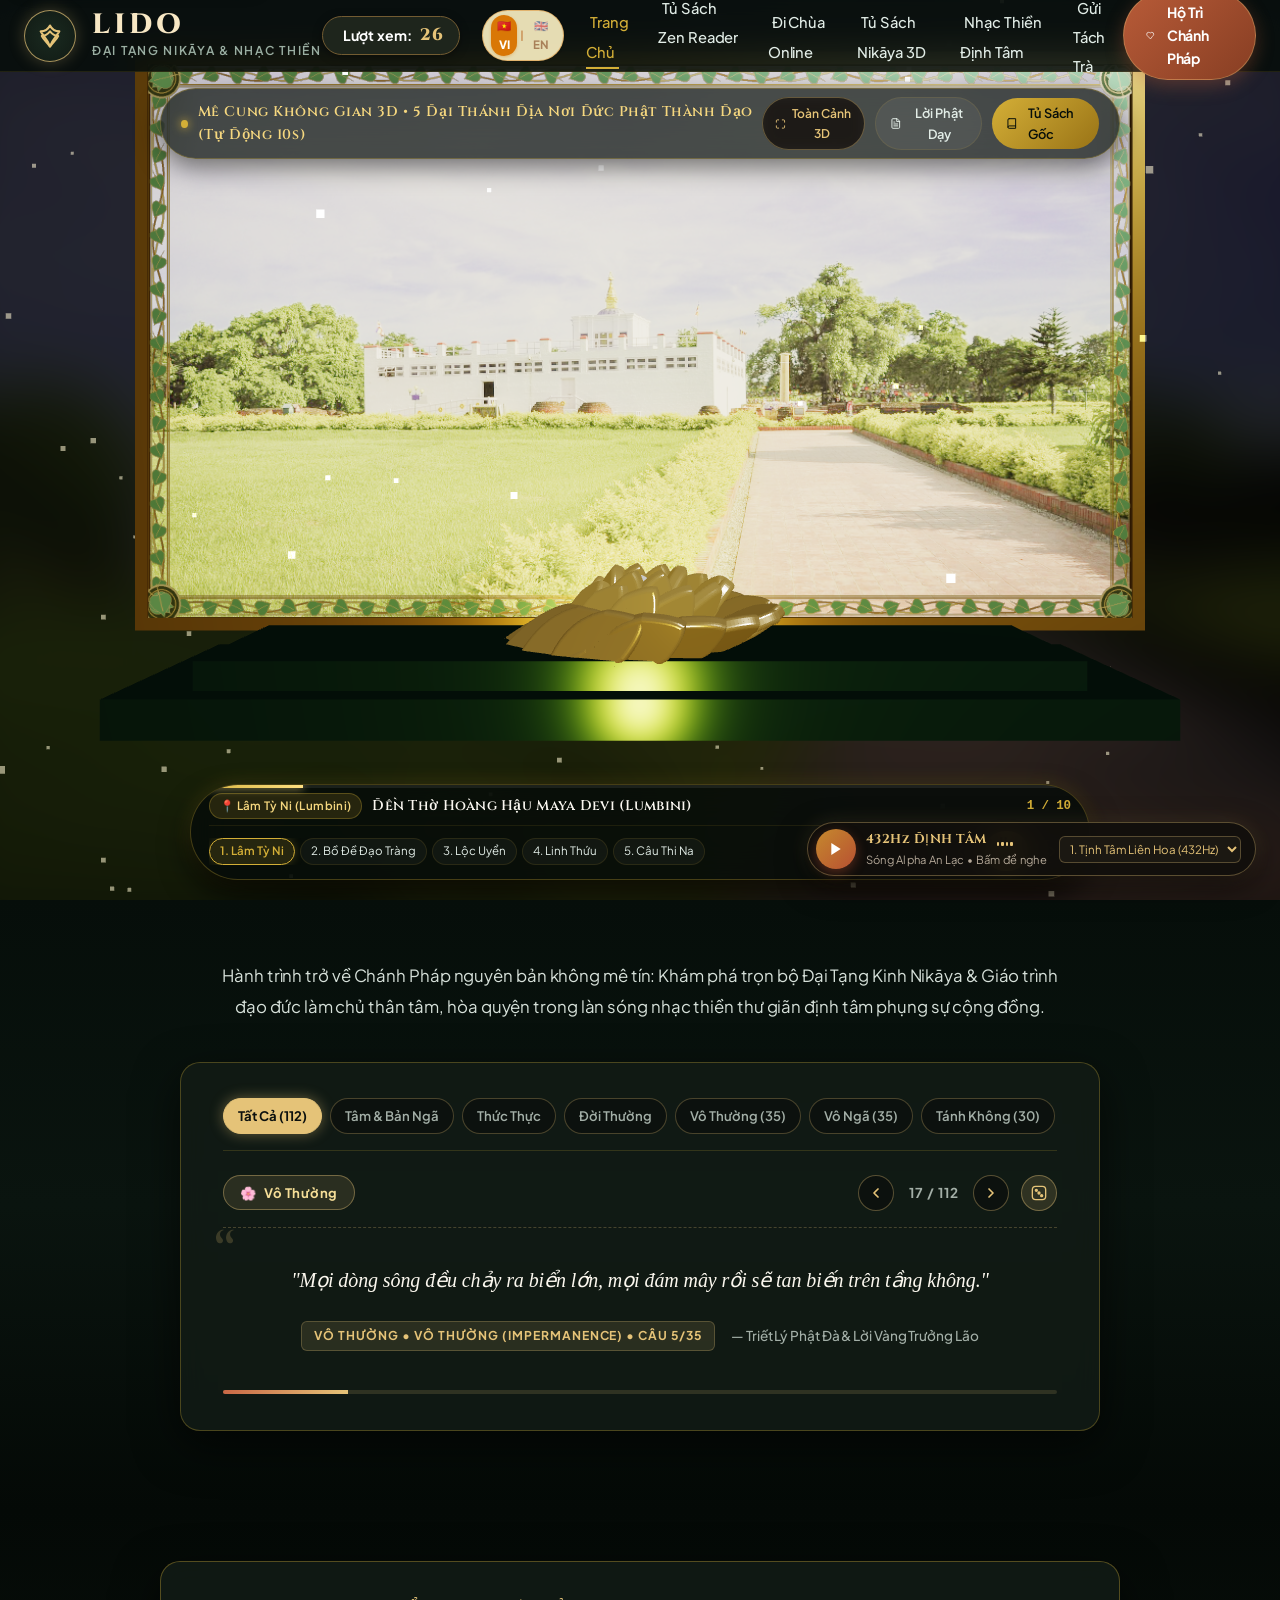
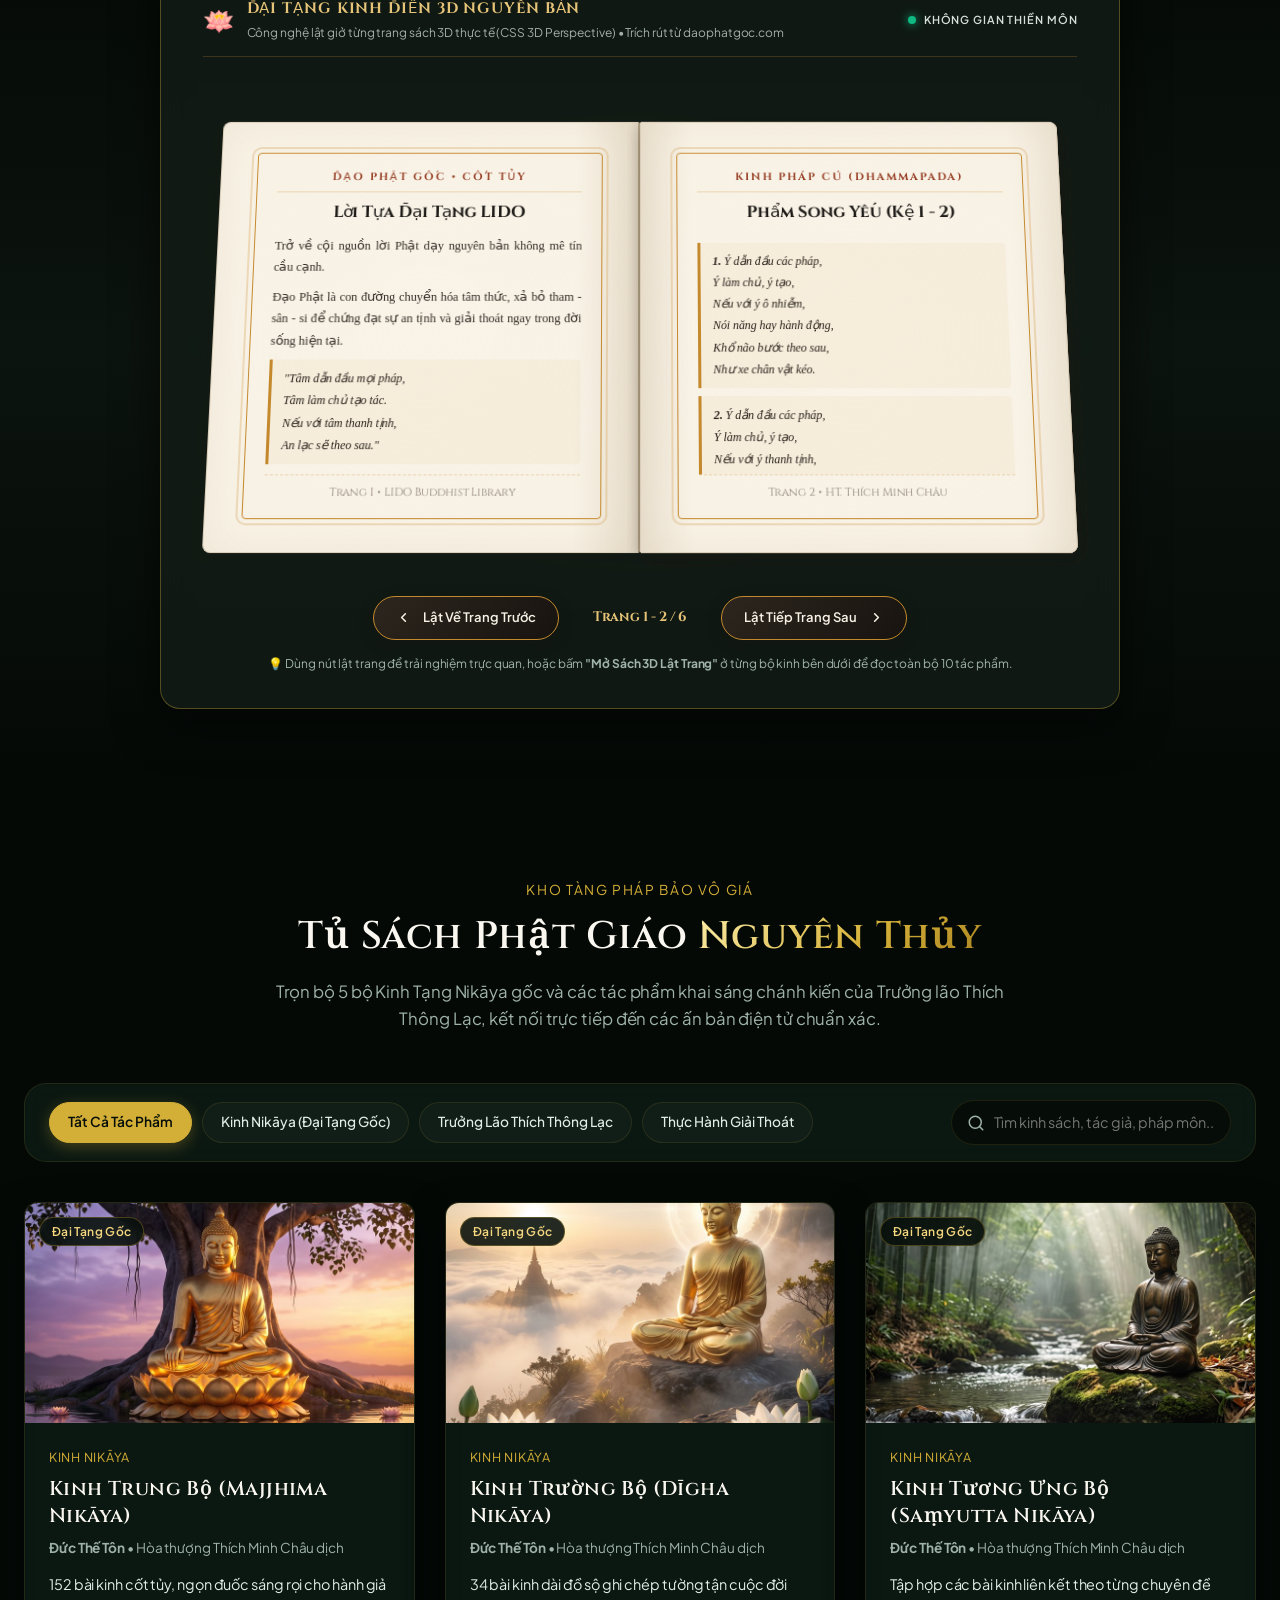
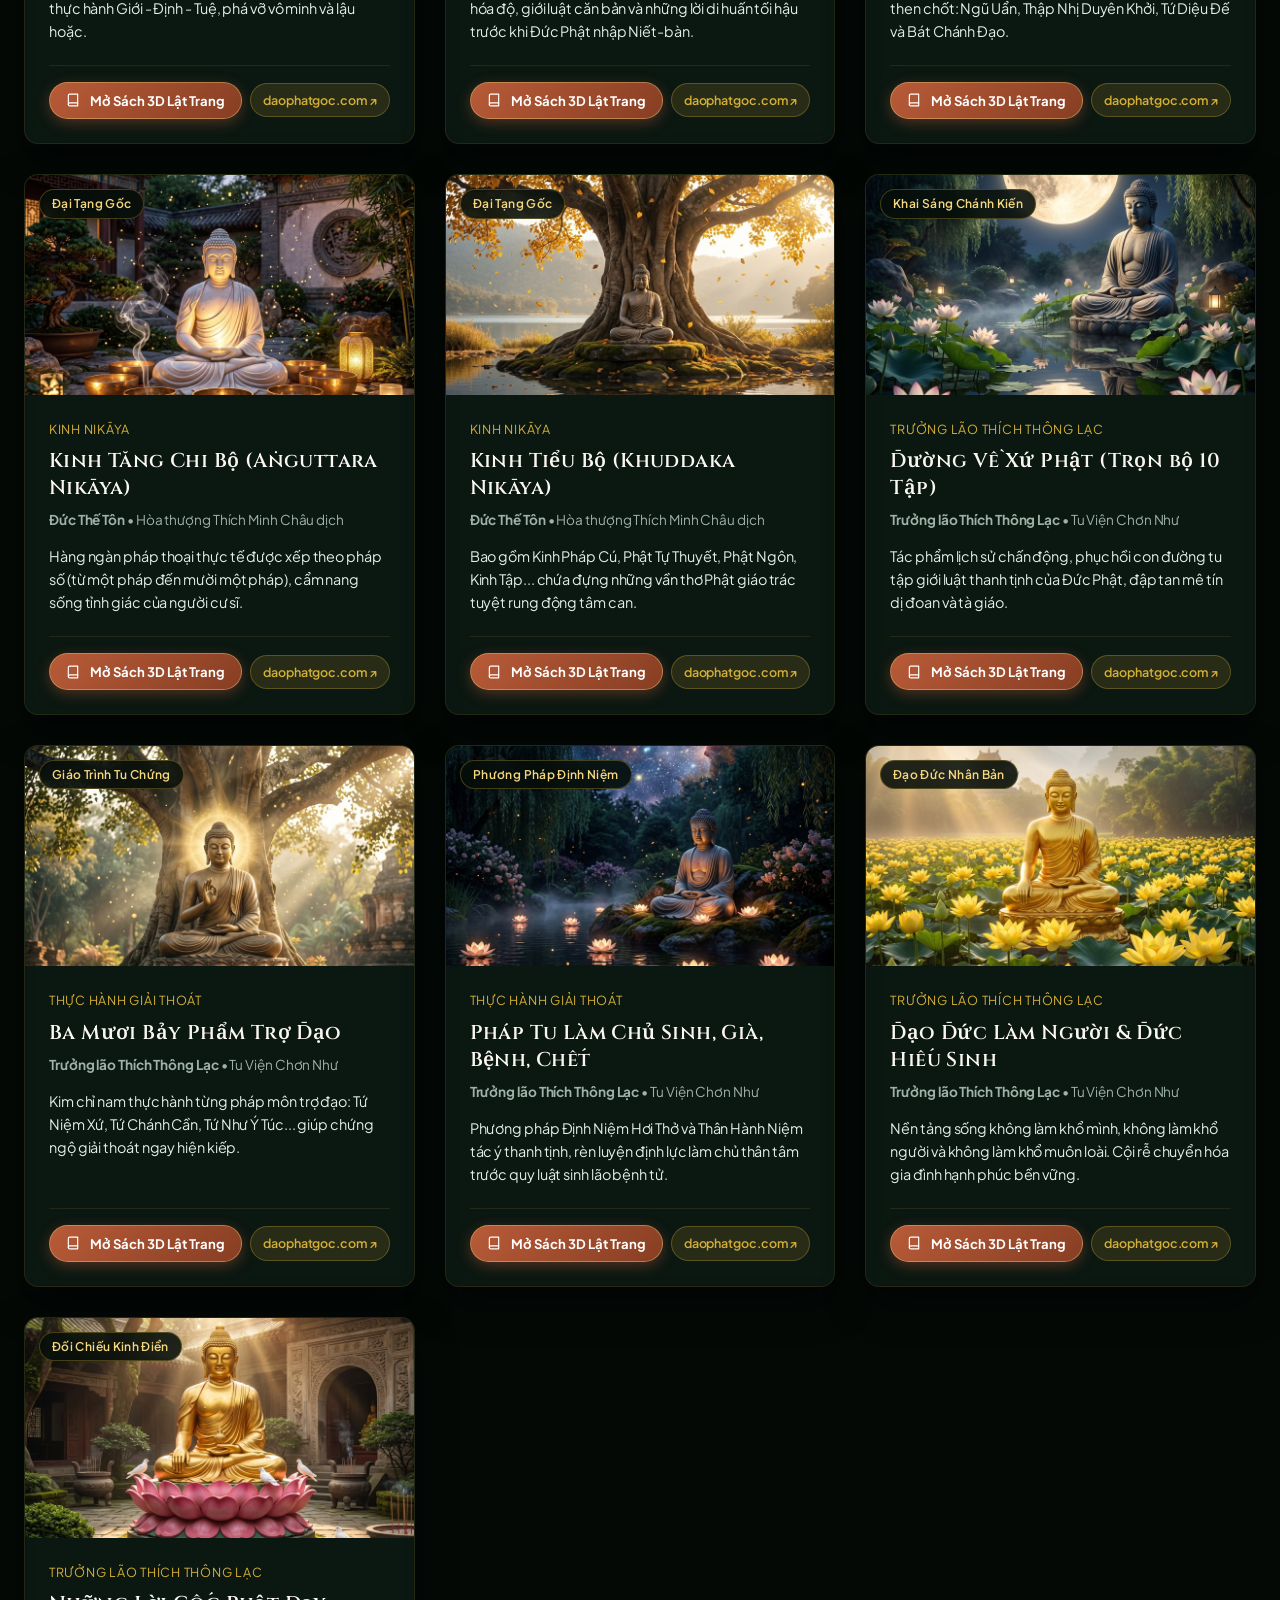
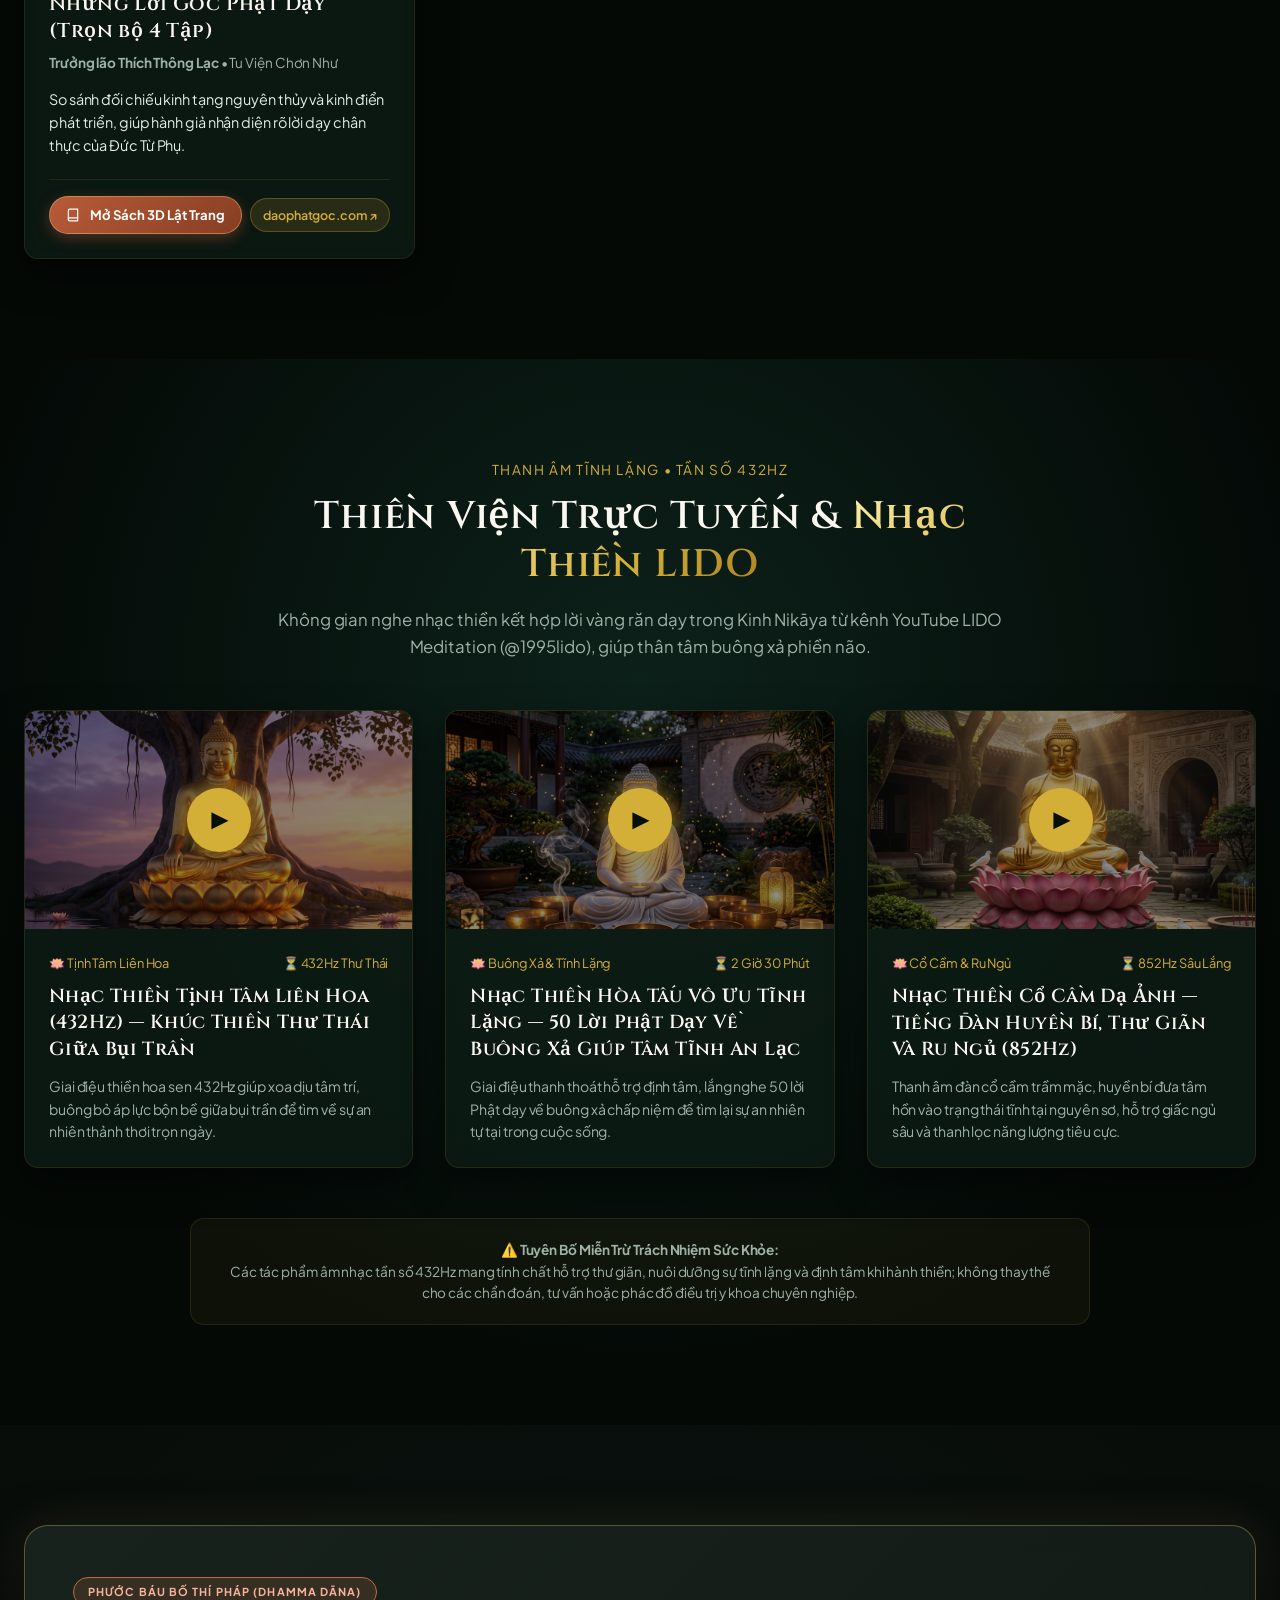
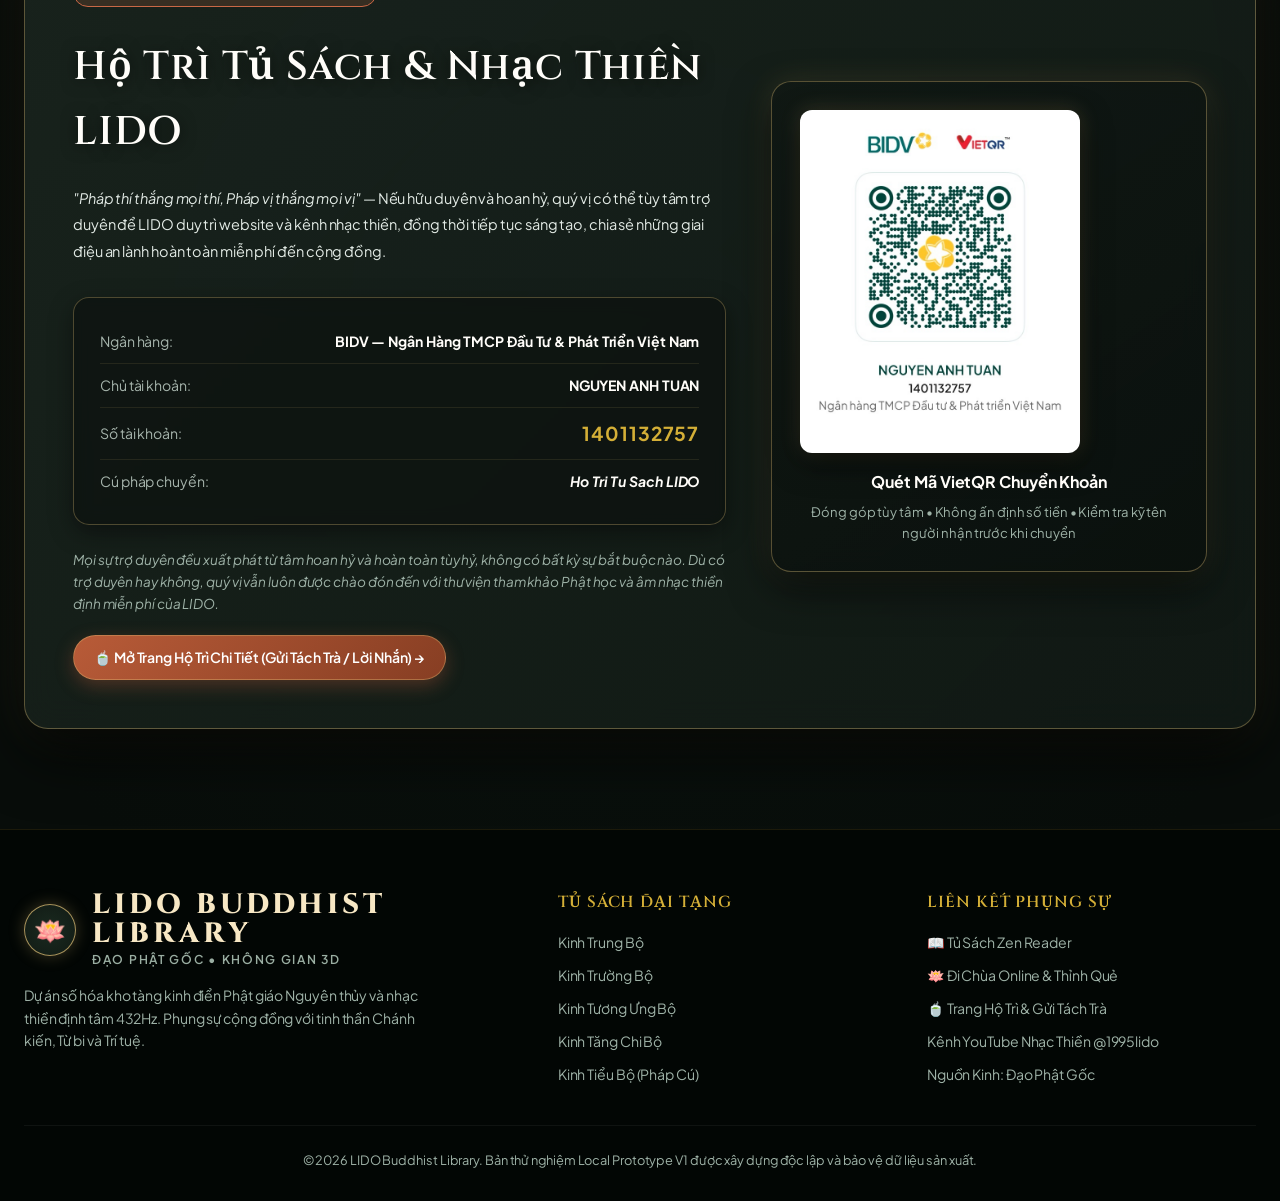
<file: index-3d.html>
<!DOCTYPE html>
<html lang="vi">
<head>
  <meta charset="UTF-8">
  <meta name="viewport" content="width=device-width, initial-scale=1.0">
  <title>LIDO Buddhist Library 3D — Miền Cực Lạc & Đại Tạng Phật Giáo Gốc</title>
  <meta name="description" content="Khám phá trọn bộ Đại Tạng Kinh Nikāya & Tủ sách Trưởng lão Thích Thông Lạc kết hợp Nhạc thiền 432Hz hỗ trợ định tâm, buông xả muộn phiền trong không gian 3D thanh tịnh.">
  
  <!-- Fonts: Cinzel (Cinematic Titles) & Plus Jakarta Sans (Readable Content & Pāli Characters) -->
  <link rel="preconnect" href="https://fonts.googleapis.com">
  <link rel="preconnect" href="https://fonts.gstatic.com" crossorigin>
  <link href="https://fonts.googleapis.com/css2?family=Cinzel:wght@500;600;700&family=Plus+Jakarta+Sans:wght@300;400;500;600;700&family=Noto+Serif:ital,wght@0,400;0,600;1,400&display=swap" rel="stylesheet">
  
  <!-- Stylesheets -->
  <link rel="stylesheet" href="css/style.css">
  <link rel="stylesheet" href="css/book3d.css">
  <link rel="stylesheet" href="css/scrollcraft.css">
</head>
<body>
  <!-- Nút Thoát Chế Độ Chiêm Bái 3D Toàn Màn Hình -->
  <button class="zen-exit-fullscreen-btn" id="btn-exit-zen-3d" onclick="toggleZen3DFullscreen(false)" aria-label="Thoát toàn màn hình">
    <svg width="15" height="15" viewBox="0 0 24 24" fill="none" stroke="currentColor" stroke-width="2.5" stroke-linecap="round" stroke-linejoin="round"><line x1="18" y1="6" x2="6" y2="18"/><line x1="6" y1="6" x2="18" y2="18"/></svg>
    <span>Thoát Chế Độ Chiêm Bái</span>
  </button>
  <!-- Accessible Skip Navigation Link -->
  <a href="#main-content" class="skip-link">Chuyển đến nội dung chính</a>

  <!-- ==========================================================================
       HEADER & NAVIGATION BAR
       ========================================================================== -->
  <header class="site-nav" role="banner">
    <div class="container nav-container">
      <a href="#hero" class="brand-logo" aria-label="LIDO Đại Tạng Nikāya & Nhạc Thiền Trang Chủ">
        <div class="brand-icon-emblem">
          <svg width="28" height="28" viewBox="0 0 24 24" fill="none" stroke="#E5C378" stroke-width="1.8" stroke-linecap="round" stroke-linejoin="round" aria-hidden="true">
            <path d="M12 3c1.5 3 4.5 5 8 5-2 4-5.5 6-8 13-2.5-7-6-9-8-13 3.5 0 6.5-2 8-5z"/>
            <path d="M12 8c2.5 3 5 4 7 4-1.5 3-4 5-7 9-3-4-5.5-6-7-9 2 0 4.5-1 7-4z"/>
          </svg>
        </div>
        <div class="brand-text">
          <span class="brand-title">LIDO</span>
          <span class="brand-tagline">ĐẠI TẠNG NIKĀYA & NHẠC THIỀN</span>
        </div>
      </a>

      <nav role="navigation" aria-label="Điều hướng chính" class="main-navigation-wrapper">
        <div class="visitor-counter-pill" title="Tổng số lượt độc giả hữu duyên ghé thăm" aria-live="polite">
          <span class="counter-label">
            <svg width="15" height="15" viewBox="0 0 24 24" fill="none" stroke="#E5C378" stroke-width="2" stroke-linecap="round" stroke-linejoin="round" aria-hidden="true" style="vertical-align: -2px;">
              <path d="M16 21v-2a4 4 0 0 0-4-4H6a4 4 0 0 0-4 4v2"/>
              <circle cx="9" cy="7" r="4"/>
              <path d="M22 21v-2a4 4 0 0 0-3-3.87"/>
              <path d="M16 3.13a4 4 0 0 1 0 7.75"/>
            </svg>
            <span class="lido-visitor-count-label" data-i18n="views_label">Lượt xem:</span>
          </span>
          <span class="num lido-visitor-count-val" id="lido-visitor-count">55</span>
        </div>

        <!-- Language Switcher Button -->
        <button type="button" class="lido-lang-switcher-btn" onclick="toggleLidoLanguage()" title="Chuyển đổi ngôn ngữ / Switch language">
          <span class="lido-lang-opt lido-lang-vi active">🇻🇳 VI</span>
          <span class="lido-lang-sep">|</span>
          <span class="lido-lang-opt lido-lang-en">🇬🇧 EN</span>
        </button>

        <ul class="nav-links" id="main-nav-links">
          <li><a href="#hero" class="nav-link active">Trang Chủ</a></li>
          <li><a href="kinh-sach.html" class="nav-link">Tủ Sách Zen Reader</a></li>
          <li><a href="chua-online.html" class="nav-link">Đi Chùa Online</a></li>
          <li><a href="#library" class="nav-link">Tủ Sách Nikāya 3D</a></li>
          <li><a href="#meditation" class="nav-link">Nhạc Thiền Định Tâm</a></li>
          <li><a href="ung-ho.html" class="nav-link">Gửi Tách Trà</a></li>
        </ul>
      </nav>

      <div class="nav-actions">
        <a href="ung-ho.html" class="btn-primary-terracotta" aria-label="Hộ trì Chánh pháp">
          <svg width="15" height="15" viewBox="0 0 24 24" fill="none" stroke="currentColor" stroke-width="2" stroke-linecap="round" stroke-linejoin="round" aria-hidden="true" style="vertical-align: -2px; margin-right: 4px;">
            <path d="M19 14c1.49-1.46 3-3.21 3-5.5A5.5 5.5 0 0 0 16.5 3c-1.76 0-3 .5-4.5 2-1.5-1.5-2.74-2-4.5-2A5.5 5.5 0 0 0 2 8.5c0 2.3 1.5 4.05 3 5.5l7 7Z"/>
          </svg>
          <span>Hộ Trì Chánh Pháp</span>
        </a>
      </div>

      <button class="menu-toggle" aria-label="Mở bảng điều hướng di động" aria-expanded="false" aria-controls="main-nav-links">
        <span></span>
        <span></span>
        <span></span>
      </button>
    </div>
  </header>

  <main role="main" id="main-content">
    <!-- ==========================================================================
         KHU VỰC 1: CỔNG VÀO KHÔNG GIAN PHẬT GIÁO 3D — MÊ CUNG THÁNH ĐỊA THÀNH ĐẠO
         ========================================================================== -->
    <section id="hero" class="hero-section" aria-label="Mê Cung Không Gian 3D Thánh Địa Phật Giáo" data-sc-act="flow">
      <!-- Dynamic Ambient Blurred Spatial Layer -->
      <div id="hero-spatial-bg" class="hero-spatial-bg" aria-hidden="true"></div>

      <!-- Three.js 3D Curved Panoramic Canvas -->
      <div id="three-canvas-container" class="webgl-container" aria-hidden="true" data-sc-parallax="0.15"></div>
      
      <!-- Fallback Image if WebGL fails -->
      <div class="webgl-fallback" aria-hidden="true"></div>

      <div class="container hero-overlay">
        <div class="hero-grid">
          <!-- Top Compact Bar: 1/10 screen height, 100% visible 3D behind -->
          <div class="hero-top-bar" id="hero-top-bar">
            <div class="top-bar-left">
              <span class="pulse-dot"></span>
              <span class="top-bar-title font-serif">Mê Cung Không Gian 3D • 5 Đại Thánh Địa Nơi Đức Phật Thành Đạo (Tự Động 10s)</span>
            </div>
            <div class="top-bar-actions">
              <button class="btn-zen-fullscreen" id="btn-enter-zen-3d" onclick="toggleZen3DFullscreen(true)" aria-label="Mở chế độ chiêm bái 3D toàn cảnh">
                <svg width="14" height="14" viewBox="0 0 24 24" fill="none" stroke="currentColor" stroke-width="2" stroke-linecap="round" stroke-linejoin="round"><path d="M8 3H5a2 2 0 0 0-2 2v3m18 0V5a2 2 0 0 0-2-2h-3m0 18h3a2 2 0 0 0 2-2v-3M3 16v3a2 2 0 0 0 2 2h3"/></svg>
                <span>Toàn Cảnh 3D</span>
              </button>
              <button class="btn-info-pill" id="btn-toggle-info" aria-label="Xem lời Phật dạy" aria-expanded="false" aria-controls="hero-quote-drawer">
                <svg width="15" height="15" viewBox="0 0 24 24" fill="none" stroke="currentColor" stroke-width="2" stroke-linecap="round" stroke-linejoin="round" aria-hidden="true" style="vertical-align: -2px; margin-right: 4px;">
                  <path d="M14 2H6a2 2 0 0 0-2 2v16a2 2 0 0 0 2 2h12a2 2 0 0 0 2-2V8z"/>
                  <polyline points="14 2 14 8 20 8"/>
                  <line x1="16" y1="13" x2="8" y2="13"/>
                  <line x1="16" y1="17" x2="8" y2="17"/>
                  <polyline points="10 9 9 9 8 9"/>
                </svg>
                <span>Lời Phật Dạy</span>
              </button>
              <a href="#library" class="btn-info-pill gold" aria-label="Chuyển đến Tủ Sách Gốc">
                <svg width="15" height="15" viewBox="0 0 24 24" fill="none" stroke="currentColor" stroke-width="2" stroke-linecap="round" stroke-linejoin="round" aria-hidden="true" style="vertical-align: -2px; margin-right: 4px;">
                  <path d="M4 19.5A2.5 2.5 0 0 1 6.5 17H20"/>
                  <path d="M6.5 2H20v20H6.5A2.5 2.5 0 0 1 4 19.5v-15A2.5 2.5 0 0 1 6.5 2z"/>
                </svg>
                <span>Tủ Sách Gốc</span>
              </a>
            </div>
          </div>

          <!-- Expandable Light Info Modal (Hidden by default, opened on demand) -->
          <div class="hero-quote-drawer" id="hero-quote-drawer" role="region" aria-label="Lời dạy của Đức Phật về 4 thánh tích" style="display: none;">
            <p class="hero-quote-text font-serif">
              "Này Ananda, có bốn thánh tích mà người có niềm tin nên đến chiêm bái và khởi tâm xúc động thanh tịnh: Nơi Như Lai đản sanh, nơi Như Lai chứng ngộ Vô Thượng Chánh Đẳng Giác, nơi Như Lai chuyển Pháp Luân đầu tiên, và nơi Như Lai nhập Đại Bát Niết Bàn."
            </p>
            <div style="display: flex; justify-content: space-between; align-items: center; margin-top: 10px;">
              <span class="hero-quote-source">— Kinh Đại Bát Niết Bàn (Mahāparinibbāna Sutta), Dīgha Nikāya 16</span>
              <button class="btn-close-drawer" id="btn-close-drawer" aria-label="Đóng bảng lời Phật dạy">✕ Đóng</button>
            </div>
          </div>

          <!-- Hero 3D Spatial Labyrinth Ultra-Slim Floating Pill Dock (Height reduced by 50%) -->
          <div class="labyrinth-hero-card">
            <!-- 10s Auto Progress Bar -->
            <div class="timer-bar-track">
              <div class="timer-bar-progress" id="hud-timer-progress"></div>
            </div>

            <!-- Row 1: Badge, Title & Counter -->
            <div class="labyrinth-meta-header">
              <div class="meta-header-left">
                <span class="badge-site-holy" id="hud-site-badge">
                  <svg width="13" height="13" viewBox="0 0 24 24" fill="none" stroke="currentColor" stroke-width="2" stroke-linecap="round" stroke-linejoin="round" aria-hidden="true" style="vertical-align: -2px; margin-right: 3px;">
                    <path d="M21 10c0 7-9 13-9 13s-9-6-9-13a9 9 0 0 1 18 0z"/>
                    <circle cx="12" cy="10" r="3"/>
                  </svg>
                  Lâm Tỳ Ni
                </span>
                <h2 class="labyrinth-title font-serif" id="hud-site-title">Đền Thờ Hoàng Hậu Maya Devi (Lumbini)</h2>
              </div>
              <span class="counter-tag" id="hud-site-counter">1 / 10</span>
            </div>

            <!-- Row 2: 5 Holy Sites Tabs & Nav Controls -->
            <div class="labyrinth-ctrl-row">
              <div class="holy-sites-selector" role="tablist" aria-label="Chọn 5 đại thánh địa Phật giáo">
                <button class="site-pill-btn active" role="tab" aria-selected="true" data-start="0">1. Lâm Tỳ Ni</button>
                <button class="site-pill-btn" role="tab" aria-selected="false" data-start="2">2. Bồ Đề Đạo Tràng</button>
                <button class="site-pill-btn" role="tab" aria-selected="false" data-start="4">3. Lộc Uyển</button>
                <button class="site-pill-btn" role="tab" aria-selected="false" data-start="6">4. Linh Thứu</button>
                <button class="site-pill-btn" role="tab" aria-selected="false" data-start="8">5. Câu Thi Na</button>
              </div>

              <div class="labyrinth-nav-group">
                <button class="btn-ctrl-nav" id="btn-labyrinth-prev" aria-label="Chiêm bái cảnh trước">
                  <svg width="15" height="15" viewBox="0 0 24 24" fill="none" stroke="currentColor" stroke-width="2.5" stroke-linecap="round" stroke-linejoin="round" aria-hidden="true">
                    <polyline points="15 18 9 12 15 6"/>
                  </svg>
                </button>
                <button class="btn-auto-toggle active" id="btn-labyrinth-autoplay" aria-label="Tạm dừng tự động chuyển cảnh (10 giây)">
                  <span id="autoplay-icon">
                    <svg width="13" height="13" viewBox="0 0 24 24" fill="currentColor" aria-hidden="true" style="vertical-align: -1px; margin-right: 3px;">
                      <rect x="6" y="4" width="4" height="16"/>
                      <rect x="14" y="4" width="4" height="16"/>
                    </svg>
                  </span>
                  10s
                </button>
                <button class="btn-ctrl-nav" id="btn-labyrinth-next" aria-label="Chiêm bái cảnh tiếp theo">
                  <svg width="15" height="15" viewBox="0 0 24 24" fill="none" stroke="currentColor" stroke-width="2.5" stroke-linecap="round" stroke-linejoin="round" aria-hidden="true">
                    <polyline points="9 18 15 12 9 6"/>
                  </svg>
                </button>
              </div>
            </div>
          </div>
        </div>
      </div>
    </section>

    <!-- ==========================================================================
         KHU VỰC TRÍ TUỆ: LỜI VÀNG PHẬT DẠY & TRIẾT LÝ TỈNH THỨC (ZEN QUOTES CAROUSEL)
         ========================================================================== -->
    <section id="zen-quotes-section" class="zen-quotes-section" aria-label="Tuyển tập Lời Vàng Phật Dạy" data-sc-act="flow">
      <div class="container">
        <p class="zen-quotes-intro" data-sc-in="rise">
          Hành trình trở về Chánh Pháp nguyên bản không mê tín: Khám phá trọn bộ Đại Tạng Kinh Nikāya & Giáo trình đạo đức làm chủ thân tâm, hòa quyện trong làn sóng nhạc thiền thư giãn định tâm phụng sự cộng đồng.
        </p>

        <!-- Zen Quotes Carousel Card Deck -->
        <div class="zen-carousel-wrapper" id="zen-carousel-container" data-sc-in="rise">
          <!-- Sub-filter categories bar -->
          <div class="zen-carousel-cat-tabs" id="carousel-cat-tabs" role="tablist" aria-label="Lọc danh mục lời Phật dạy">
            <button class="zen-tab-btn active" role="tab" aria-selected="true" data-category="all">Tất Cả (112)</button>
            <button class="zen-tab-btn" role="tab" aria-selected="false" data-category="Bản Chất Của Tâm & Giải Phóng Bản Ngã">Tâm & Bản Ngã</button>
            <button class="zen-tab-btn" role="tab" aria-selected="false" data-category="Thức Thực, Nghiệp Lực & Luân Hồi">Thức Thực</button>
            <button class="zen-tab-btn" role="tab" aria-selected="false" data-category="Thực Hành Đời Thường & An Lạc Nội Tại">Đời Thường</button>
            <button class="zen-tab-btn" role="tab" aria-selected="false" data-category="Vô Thường">Vô Thường (35)</button>
            <button class="zen-tab-btn" role="tab" aria-selected="false" data-category="Vô Ngã">Vô Ngã (35)</button>
            <button class="zen-tab-btn" role="tab" aria-selected="false" data-category="Tánh Không">Tánh Không (30)</button>
          </div>

          <div class="zen-carousel-header">
            <div class="zen-carousel-tag" id="carousel-tag">
              <span id="carousel-icon" aria-hidden="true">🪷</span>
              <span id="carousel-tag-text">Vô Thường</span>
            </div>
            <div class="zen-carousel-controls">
              <button class="zen-carousel-btn" id="carousel-prev" title="Lời dạy trước" aria-label="Lời Phật dạy trước đó">
                <svg width="16" height="16" viewBox="0 0 24 24" fill="none" stroke="currentColor" stroke-width="2.5" stroke-linecap="round" stroke-linejoin="round" aria-hidden="true">
                  <polyline points="15 18 9 12 15 6"/>
                </svg>
              </button>
              <span class="zen-carousel-counter" id="carousel-counter" aria-live="polite">16 / 112</span>
              <button class="zen-carousel-btn" id="carousel-next" title="Lời dạy kế tiếp" aria-label="Lời Phật dạy kế tiếp">
                <svg width="16" height="16" viewBox="0 0 24 24" fill="none" stroke="currentColor" stroke-width="2.5" stroke-linecap="round" stroke-linejoin="round" aria-hidden="true">
                  <polyline points="9 18 15 12 9 6"/>
                </svg>
              </button>
              <button class="zen-carousel-btn zen-btn-random" id="carousel-random" title="Rút ngẫu nhiên một lời dạy" aria-label="Rút ngẫu nhiên một lời dạy">
                <svg width="16" height="16" viewBox="0 0 24 24" fill="none" stroke="currentColor" stroke-width="2" stroke-linecap="round" stroke-linejoin="round" aria-hidden="true">
                  <rect x="2" y="2" width="20" height="20" rx="5"/>
                  <circle cx="8" cy="8" r="1.5" fill="currentColor"/>
                  <circle cx="16" cy="16" r="1.5" fill="currentColor"/>
                  <circle cx="12" cy="12" r="1.5" fill="currentColor"/>
                </svg>
              </button>
            </div>
          </div>

          <div class="zen-carousel-card" aria-live="polite" aria-atomic="true">
            <div class="zen-quote-marks">“</div>
            <p class="zen-quote-text" id="hero-quote">
              "Đừng bám chấp vào quá khứ, đừng mong cầu ở tương lai. Hiện tại chính là nơi bình an nhất."
            </p>
            <div class="zen-quote-meta">
              <div class="quote-source-badge" id="hero-quote-source">VÔ THƯỜNG (IMPERMANENCE) • CÂU 4/35</div>
              <div class="quote-author-name" id="hero-quote-author">— Triết Lý Phật Đà & Lời Vàng Trưởng Lão</div>
            </div>
          </div>

          <!-- Progress bar for 112 quotes -->
          <div class="zen-carousel-progress-box">
            <div class="zen-carousel-progress-bar" id="carousel-progress-bar" style="width: 14%;"></div>
          </div>
        </div>
      </div>
    </section>

    <!-- ==========================================================================
         KHU VỰC KHÔNG GIAN SÁCH 3D NGUYÊN BẢN (3D PERSPECTIVE FLIP-BOOK SHOWCASE)
         ========================================================================== -->
    <section id="zen-book-showcase-section" class="zen-book-showcase-section" aria-label="Không Gian Đọc Sách 3D Lật Trang" data-sc-act="flow">
      <div class="container">
        <!-- Showcase Container Card -->
        <div class="zen-showcase-card" data-sc-in="rise">
          <!-- Showcase Header -->
          <div class="zen-showcase-header">
            <div style="display: flex; align-items: center; gap: 12px;">
              <span style="font-size: 1.6rem;">🪷</span>
              <div>
                <div style="font-family: 'Cinzel', serif; font-size: 15px; font-weight: 700; color: #E5C378; letter-spacing: 0.06em;">ĐẠI TẠNG KINH ĐIỂN 3D NGUYÊN BẢN</div>
                <div style="font-size: 12px; color: #A3AFA7; margin-top: 2px;">Công nghệ lật giở từng trang sách 3D thực tế (CSS 3D Perspective) • Trích rút từ daophatgoc.com</div>
              </div>
            </div>
            <div style="display: flex; align-items: center; gap: 8px;">
              <span style="display: inline-block; width: 8px; height: 8px; border-radius: 50%; background: #10B981; box-shadow: 0 0 10px #10B981;"></span>
              <span style="font-size: 11px; color: #D6E0D9; text-transform: uppercase; letter-spacing: 0.08em; font-weight: 600;">Không Gian Thiền Môn</span>
            </div>
          </div>

          <!-- 3D Book Stage -->
          <div class="zen-book-stage">
            <div class="zen-3d-book" id="zen3d-book-elem">
              <div class="zen-book-shadow"></div>

              <!-- CỐ ĐỊNH TRANG TRÁI (Trang 1 / Mở đầu) -->
              <div class="leaf-static-left" id="book-static-left">
                <div class="page-gold-border">
                  <div class="page-chapter-tag">Đạo Phật Gốc • Cốt Tủy</div>
                  <div class="page-title">Lời Tựa Đại Tạng LIDO</div>
                  <div class="page-body-text">
                    <p>Trở về cội nguồn lời Phật dạy nguyên bản không mê tín cầu cạnh.</p>
                    <p style="margin-top: 8px;">Đạo Phật là con đường chuyển hóa tâm thức, xả bỏ tham - sân - si để chứng đạt sự an tịnh và giải thoát ngay trong đời sống hiện tại.</p>
                    <div class="page-verse">
                      "Tâm dẫn đầu mọi pháp,<br>
                      Tâm làm chủ tạo tác.<br>
                      Nếu với tâm thanh tịnh,<br>
                      An lạc sẽ theo sau."
                    </div>
                  </div>
                  <div class="page-footer-num">Trang I • LIDO Buddhist Library</div>
                </div>
              </div>

              <!-- TỜ LẬT SỐ 1 (Leaf 1: Trang 2 & Trang 3) -->
              <div class="zen-book-leaf" id="leaf-1" style="z-index: 3;">
                <!-- Mặt Phải Ban Đầu (Trang 2) -->
                <div class="leaf-face">
                  <div class="page-gold-border">
                    <div class="page-chapter-tag">Kinh Pháp Cú (Dhammapada)</div>
                    <div class="page-title">Phẩm Song Yếu (Kệ 1 - 2)</div>
                    <div class="page-body-text">
                      <div class="page-verse">
                        <b>1.</b> Ý dẫn đầu các pháp,<br>
                        Ý làm chủ, ý tạo,<br>
                        Nếu với ý ô nhiễm,<br>
                        Nói năng hay hành động,<br>
                        Khổ não bước theo sau,<br>
                        Như xe chân vật kéo.
                      </div>
                      <div class="page-verse">
                        <b>2.</b> Ý dẫn đầu các pháp,<br>
                        Ý làm chủ, ý tạo,<br>
                        Nếu với ý thanh tịnh,<br>
                        Nói năng hay hành động,<br>
                        An lạc bước theo sau,<br>
                        Như bóng chẳng rời hình.
                      </div>
                    </div>
                    <div class="page-footer-num">Trang 2 • HT. Thích Minh Châu</div>
                  </div>
                </div>
                <!-- Mặt Sau Khi Lật Sang Trái (Trang 3) -->
                <div class="leaf-face leaf-back">
                  <div class="page-gold-border">
                    <div class="page-chapter-tag">Kinh Pháp Cú (Dhammapada)</div>
                    <div class="page-title">Phẩm Không Phóng Dật (Kệ 21)</div>
                    <div class="page-body-text">
                      <div class="page-verse">
                        <b>21.</b> Không phóng dật: đường sống,<br>
                        Phóng dật là đường chết.<br>
                        Người không phóng dật: sống,<br>
                        Kẻ phóng dật: như chết.
                      </div>
                      <p style="margin-top: 10px; font-size: 11.5px; line-height: 1.6; color: #4a3e31;">
                        Phóng dật là buông lung tâm ý chạy theo dục lạc trần cảnh. Bậc hiền trí luôn tỉnh giác giữ gìn sáu căn thanh tịnh.
                      </p>
                    </div>
                    <div class="page-footer-num">Trang 3 • HT. Thích Minh Châu</div>
                  </div>
                </div>
              </div>

              <!-- TỜ LẬT SỐ 2 (Leaf 2: Trang 4 & Trang 5) -->
              <div class="zen-book-leaf" id="leaf-2" style="z-index: 2;">
                <!-- Mặt Phải Ban Đầu (Trang 4) -->
                <div class="leaf-face">
                  <div class="page-gold-border">
                    <div class="page-chapter-tag">Kinh Trung Bộ (Majjhima Nikāya)</div>
                    <div class="page-title">Kinh Tất Cả Lậu Hoặc (Sabbāsava)</div>
                    <div class="page-body-text">
                      <p style="font-size: 11.5px; line-height: 1.65; color: #2b241c;">
                        Đức Thế Tôn thuyết giảng <b>Bảy phương pháp</b> đoạn trừ phiền não tận gốc:
                      </p>
                      <ul style="font-size: 11px; line-height: 1.6; margin-top: 6px; padding-left: 16px; color: #423627;">
                        <li>1. Do Tri kiến chân chánh đoạn trừ</li>
                        <li>2. Do Phòng hộ sáu căn đoạn trừ</li>
                        <li>3. Do Thọ dụng như lý y phục, ẩm thực</li>
                        <li>4. Do Kham nhẫn nóng lạnh, cơ cực</li>
                        <li>5. Do Tránh né hiểm nguy, bạn ác</li>
                        <li>6. Do Trừ diệt tham sân khi vừa khởi</li>
                        <li>7. Do Tu tập Bảy Giác Chi thanh tịnh</li>
                      </ul>
                    </div>
                    <div class="page-footer-num">Trang 4 • HT. Thích Minh Châu</div>
                  </div>
                </div>
                <!-- Mặt Sau Khi Lật Sang Trái (Trang 5) -->
                <div class="leaf-face leaf-back">
                  <div class="page-gold-border">
                    <div class="page-chapter-tag">Kinh Trung Bộ (Majjhima Nikāya)</div>
                    <div class="page-title">Kinh Niệm Xứ (Satipaṭṭhāna)</div>
                    <div class="page-body-text">
                      <p style="font-size: 11.5px; line-height: 1.65; color: #2b241c;">
                        Con đường duy nhất thanh tịnh tâm ý, diệt trừ khổ ưu, thành tựu chánh trí, chứng ngộ Niết-bàn:
                      </p>
                      <div class="page-verse" style="margin-top: 8px;">
                        • <b>Quán Thân trên thân:</b> hơi thở, oai nghi.<br>
                        • <b>Quán Thọ trên thọ:</b> khổ, lạc, xả.<br>
                        • <b>Quán Tâm trên tâm:</b> tham, sân, si.<br>
                        • <b>Quán Pháp trên pháp:</b> năm triền cái, bảy giác chi.
                      </div>
                    </div>
                    <div class="page-footer-num">Trang 5 • HT. Thích Minh Châu</div>
                  </div>
                </div>
              </div>

              <!-- CỐ ĐỊNH TRANG PHẢI (Trang 6 / Hồi hướng) -->
              <div class="zen-book-leaf" id="leaf-last" style="z-index: 1; pointer-events: none;">
                <div class="leaf-face">
                  <div class="page-gold-border">
                    <div class="page-chapter-tag">Hồi Hướng Tam Bảo</div>
                    <div class="page-title">Nguyện Pháp Âm Lan Tỏa</div>
                    <div class="page-body-text">
                      <div class="page-verse">
                        "Pháp thí thắng mọi thí,<br>
                        Pháp vị thắng mọi vị,<br>
                        Pháp hỷ thắng mọi hỷ,<br>
                        Ái diệt, dứt mọi khổ."<br>
                        <small style="color: #514332; font-weight: 600;">(Kinh Pháp Cú 354)</small>
                      </div>
                      <p style="margin-top: 8px; font-size: 11.5px; text-align: justify; color: #2b241c;">
                        Nguyện đem công đức ấn tống Đại Tạng 3D hồi hướng cho tất cả chúng sanh đều có chánh kiến, tâm luôn thanh thản, an lạc và vô sự.
                      </p>
                      <div style="text-align: center; margin-top: 10px;">
                        <button class="btn-read-modal-3d" onclick="openZen3DReader('bk-trungbo')" aria-label="Mở Bản 50 Kinh Trung Bộ 3D">
                          <svg width="15" height="15" viewBox="0 0 24 24" fill="none" stroke="currentColor" stroke-width="2" stroke-linecap="round" stroke-linejoin="round" aria-hidden="true" style="vertical-align: -2px; margin-right: 4px;">
                            <path d="M4 19.5A2.5 2.5 0 0 1 6.5 17H20"/>
                            <path d="M6.5 2H20v20H6.5A2.5 2.5 0 0 1 4 19.5v-15A2.5 2.5 0 0 1 6.5 2z"/>
                          </svg>
                          <span>Mở Bản 50 Kinh Trung Bộ ↗</span>
                        </button>
                      </div>
                    </div>
                    <div class="page-footer-num">Trang VI • Tủ Sách LIDO 3D</div>
                  </div>
                </div>
              </div>

            </div>
          </div>

          <!-- Bottom Nav Controls for Showcase -->
          <div class="book-nav-bar">
            <button class="btn-book-turn" id="btn-showcase-prev" onclick="turnShowcaseLeaf(-1)" aria-label="Lật về trang trước">
              <svg width="15" height="15" viewBox="0 0 24 24" fill="none" stroke="currentColor" stroke-width="2.5" stroke-linecap="round" stroke-linejoin="round" aria-hidden="true" style="vertical-align: -2px; margin-right: 4px;">
                <polyline points="15 18 9 12 15 6"/>
              </svg>
              Lật Về Trang Trước
            </button>
            <div class="book-page-status" id="showcase-turn-status" style="color: #E5C378;" aria-live="polite">
              Trang 1 - 2 / 6
            </div>
            <button class="btn-book-turn" id="btn-showcase-next" onclick="turnShowcaseLeaf(1)" aria-label="Lật tiếp trang sau">
              Lật Tiếp Trang Sau
              <svg width="15" height="15" viewBox="0 0 24 24" fill="none" stroke="currentColor" stroke-width="2.5" stroke-linecap="round" stroke-linejoin="round" aria-hidden="true" style="vertical-align: -2px; margin-left: 4px;">
                <polyline points="9 18 15 12 9 6"/>
              </svg>
            </button>
          </div>

          <!-- Footer Bar -->
          <div style="text-align: center; margin-top: 14px; font-size: 12px; color: #A0B4AA;">
            <span>💡 Dùng nút lật trang để trải nghiệm trực quan, hoặc bấm <b>"Mở Sách 3D Lật Trang"</b> ở từng bộ kinh bên dưới để đọc toàn bộ 10 tác phẩm.</span>
          </div>
        </div>
      </div>
    </section>

    <!-- ==========================================================================
         KHU VỰC 2: TỦ SÁCH PHẬT PHÁP (SACRED SCRIPTURE LIBRARY)
         ========================================================================== -->
    <section id="library" class="section-wrapper section-bg-darker" aria-label="Tủ sách Phật pháp" data-sc-act="flow">
      <div class="container">
        <div class="section-header" data-sc-in="rise">
          <span class="section-subtitle">Kho Tàng Pháp Bảo Vô Giá</span>
          <h2 class="section-title">Tủ Sách Phật Giáo <span class="text-gradient-gold">Nguyên Thủy</span></h2>
          <p class="section-desc">
            Trọn bộ 5 bộ Kinh Tạng Nikāya gốc và các tác phẩm khai sáng chánh kiến của Trưởng lão Thích Thông Lạc, kết nối trực tiếp đến các ấn bản điện tử chuẩn xác.
          </p>
        </div>

        <!-- Library Toolbar: Filter Categories & Search Bar -->
        <div class="library-toolbar" data-sc-in="rise">
          <div class="library-filters" role="tablist" aria-label="Lọc theo danh mục kinh sách">
            <button class="filter-btn active" role="tab" aria-selected="true" data-category="all">Tất Cả Tác Phẩm</button>
            <button class="filter-btn" role="tab" aria-selected="false" data-category="nikaya">Kinh Nikāya (Đại Tạng Gốc)</button>
            <button class="filter-btn" role="tab" aria-selected="false" data-category="thonglac">Trưởng Lão Thích Thông Lạc</button>
            <button class="filter-btn" role="tab" aria-selected="false" data-category="thien">Thực Hành Giải Thoát</button>
          </div>

          <div class="library-search-box">
            <label for="search-input" class="sr-only">Tìm kiếm kinh sách, tác giả, pháp môn</label>
            <span class="search-icon" aria-hidden="true">
              <svg width="18" height="18" viewBox="0 0 24 24" fill="none" stroke="currentColor" stroke-width="2" stroke-linecap="round" stroke-linejoin="round">
                <circle cx="11" cy="11" r="8"/>
                <line x1="21" y1="21" x2="16.65" y2="16.65"/>
              </svg>
            </span>
            <input 
              type="text" 
              id="search-input" 
              class="search-input" 
              placeholder="Tìm kinh sách, tác giả, pháp môn..." 
              aria-label="Tìm kiếm trong tủ sách"
            >
          </div>
        </div>

        <!-- Books Grid Loaded Dynamically -->
        <div class="books-grid" id="books-grid" aria-live="polite">
          <!-- Injected via JavaScript from site_data.json -->
        </div>
      </div>
    </section>

    <!-- ==========================================================================
         KHU VỰC 3: THIỀN VIỆN TRỰC TUYẾN VÀ NHẠC THIỀN LIDO
         ========================================================================== -->
    <section id="meditation" class="section-wrapper zen-meditation-ambient" aria-label="Thiền viện trực tuyến và nhạc thiền" data-sc-act="flow">
      <div class="container">
        <div class="section-header" data-sc-in="rise">
          <span class="section-subtitle">Thanh Âm Tĩnh Lặng • Tần Số 432Hz</span>
          <h2 class="section-title">Thiền Viện Trực Tuyến & <span class="text-gradient-gold">Nhạc Thiền LIDO</span></h2>
          <p class="section-desc">
            Không gian nghe nhạc thiền kết hợp lời vàng răn dạy trong Kinh Nikāya từ kênh YouTube LIDO Meditation (@1995lido), giúp thân tâm buông xả phiền não.
          </p>
        </div>

        <!-- Video Player Grid (Click-to-play embeds, complying with YouTube ToS & performance guidelines) -->
        <div class="videos-grid" id="videos-grid">
          <!-- Injected via JavaScript from site_data.json -->
        </div>

        <!-- Health Disclaimer Box -->
        <div class="health-disclaimer-box">
          <strong>⚠️ Tuyên Bố Miễn Trừ Trách Nhiệm Sức Khỏe:</strong><br>
          Các tác phẩm âm nhạc tần số 432Hz mang tính chất hỗ trợ thư giãn, nuôi dưỡng sự tĩnh lặng và định tâm khi hành thiền; không thay thế cho các chẩn đoán, tư vấn hoặc phác đồ điều trị y khoa chuyên nghiệp.
        </div>
      </div>
    </section>

    <!-- ==========================================================================
         KHU VỰC 4: HỘ TRÌ CHÁNH PHÁP (DHARMA PATRONAGE)
         ========================================================================== -->
    <section id="support" class="section-wrapper zen-section-alt" aria-label="Hộ trì Chánh pháp" data-sc-act="flow">
      <div class="container">
        <div class="donate-luxury-box" data-sc-in="rise">
          <div>
            <div class="badge badge-terracotta" style="margin-bottom: 1.25rem;">
              Phước Báu Bố Thí Pháp (Dhamma Dāna)
            </div>
            <h2 class="donate-title">Hộ Trì Tủ Sách &amp; Nhạc Thiền LIDO</h2>
            <p class="donate-desc">
              <i>"Pháp thí thắng mọi thí, Pháp vị thắng mọi vị"</i> — Nếu hữu duyên và hoan hỷ, quý vị có thể tùy tâm trợ duyên để LIDO duy trì website và kênh nhạc thiền, đồng thời tiếp tục sáng tạo, chia sẻ những giai điệu an lành hoàn toàn miễn phí đến cộng đồng.
            </p>
            <div class="bank-meta-card">
              <div class="bank-row">
                <span class="bank-row-label">Ngân hàng:</span>
                <span class="bank-row-val" id="donate-bank-name">BIDV — Ngân Hàng TMCP Đầu Tư &amp; Phát Triển Việt Nam</span>
              </div>
              <div class="bank-row">
                <span class="bank-row-label">Chủ tài khoản:</span>
                <span class="bank-row-val" id="donate-acc-name">NGUYEN ANH TUAN</span>
              </div>
              <div class="bank-row">
                <span class="bank-row-label">Số tài khoản:</span>
                <span class="bank-row-val" style="color: var(--primary-gold, #e5c378); font-size: 1.2rem; letter-spacing: 0.05em;" id="donate-acc-number">1401132757</span>
              </div>
              <div class="bank-row">
                <span class="bank-row-label">Cú pháp chuyển:</span>
                <span class="bank-row-val" style="font-style: italic;" id="donate-syntax">Ho Tri Tu Sach LIDO</span>
              </div>
            </div>
            <p style="font-size: 0.85rem; color: var(--text-muted, #A6B4AC); margin-top: 1rem; line-height: 1.6; font-style: italic;">
              Mọi sự trợ duyên đều xuất phát từ tâm hoan hỷ và hoàn toàn tùy hỷ, không có bất kỳ sự bắt buộc nào. Dù có trợ duyên hay không, quý vị vẫn luôn được chào đón đến với thư viện tham khảo Phật học và âm nhạc thiền định miễn phí của LIDO.
            </p>
            <div style="margin-top: 1.25rem;">
              <a href="ung-ho.html" class="btn-primary-terracotta" style="display: inline-flex; align-items: center; gap: 8px; text-decoration: none; padding: 10px 20px; font-weight: 600; border-radius: 9999px;">
                <span>🍵 Mở Trang Hộ Trì Chi Tiết (Gửi Tách Trà / Lời Nhắn) →</span>
              </a>
            </div>
          </div>
          <!-- VietQR Box Động -->
          <div class="qr-box-inner">
            <img id="vietqr-img" class="qr-poster-img" alt="Mã VietQR BIDV Chuyển Khoản" src="assets/bidv_qr.png">
            <div style="font-size: 1rem; font-weight: 700; color: #FFFDF9;">Quét Mã VietQR Chuyển Khoản</div>
            <div style="font-size: 0.82rem; color: var(--text-muted, #A6B4AC); margin-top: 0.35rem;">
              Đóng góp tùy tâm • Không ấn định số tiền • Kiểm tra kỹ tên người nhận trước khi chuyển
            </div>
          </div>
        </div>
      </div>
    </section>
  </main>

  <!-- ==========================================================================
       FOOTER
       ========================================================================== -->
  <footer class="site-footer" role="contentinfo">
    <div class="container">
      <div class="footer-grid">
        <div class="footer-brand">
          <div class="brand-logo">
            <div class="brand-icon-emblem">🪷</div>
            <div class="brand-text">
              <span class="brand-title">LIDO BUDDHIST LIBRARY</span>
              <span class="brand-tagline">Đạo Phật Gốc • Không Gian 3D</span>
            </div>
          </div>
          <p>
            Dự án số hóa kho tàng kinh điển Phật giáo Nguyên thủy và nhạc thiền định tâm 432Hz. Phụng sự cộng đồng với tinh thần Chánh kiến, Từ bi và Trí tuệ.
          </p>
        </div>

        <div class="footer-col">
          <h4 class="footer-heading">Tủ Sách Đại Tạng</h4>
          <ul class="footer-links-list">
            <li><a href="https://daophatgoc.com/kinh-nikaya/kinh-trung-bo/" target="_blank" rel="noopener">Kinh Trung Bộ</a></li>
            <li><a href="https://daophatgoc.com/kinh-nikaya/kinh-truong-bo/" target="_blank" rel="noopener">Kinh Trường Bộ</a></li>
            <li><a href="https://daophatgoc.com/kinh-nikaya/kinh-tuong-ung-bo/" target="_blank" rel="noopener">Kinh Tương Ưng Bộ</a></li>
            <li><a href="https://daophatgoc.com/kinh-nikaya/kinh-tang-chi-bo/" target="_blank" rel="noopener">Kinh Tăng Chi Bộ</a></li>
            <li><a href="https://daophatgoc.com/kinh-nikaya/kinh-tieu-bo/" target="_blank" rel="noopener">Kinh Tiểu Bộ (Pháp Cú)</a></li>
          </ul>
        </div>

        <div class="footer-col">
          <h4 class="footer-heading">Liên Kết Phụng Sự</h4>
          <ul class="footer-links-list">
            <li><a href="kinh-sach.html">📖 Tủ Sách Zen Reader</a></li>
            <li><a href="chua-online.html">🪷 Đi Chùa Online &amp; Thỉnh Quẻ</a></li>
            <li><a href="ung-ho.html">🍵 Trang Hộ Trì &amp; Gửi Tách Trà</a></li>
            <li><a href="https://www.youtube.com/@1995lido" target="_blank" rel="noopener">Kênh YouTube Nhạc Thiền @1995lido</a></li>
            <li><a href="https://daophatgoc.com" target="_blank" rel="noopener">Nguồn Kinh: Đạo Phật Gốc</a></li>
          </ul>
        </div>
      </div>

      <div class="footer-bottom">
        <p>© 2026 LIDO Buddhist Library. Bản thử nghiệm Local Prototype V1 được xây dựng độc lập và bảo vệ dữ liệu sản xuất.</p>
      </div>
    </div>
  </footer>

  <!-- MODAL ĐỌC KINH 3D TOÀN MÀN HÌNH (ZEN 3D PERSPECTIVE SCRIPTURE) -->
  <div class="zen-reader-modal" id="zen-reader-modal" role="dialog" aria-modal="true" aria-labelledby="modal-book-title" aria-describedby="modal-book-desc">
    <!-- Header Modal -->
    <div class="reader-header">
      <div class="reader-book-info">
        <span class="reader-badge">Kinh Nikāya • Đạo Phật Gốc</span>
        <div>
          <h2 class="reader-title" id="modal-book-title">KINH TRUNG BỘ (MAJJHIMA NIKĀYA) — BẢN 3D</h2>
          <span id="modal-book-desc" style="font-size: 12px; color: #d0c8be;">Cố Đại Lão HT. Thích Minh Châu dịch Việt • Bảo chứng: daophatgoc.com</span>
          <div class="reader-toolbar">
            <button class="reader-tool-btn" onclick="adjustFontSize(-1)" aria-label="Giảm cỡ chữ">A- Nhỏ</button>
            <button class="reader-tool-btn" onclick="adjustFontSize(1)" aria-label="Tăng cỡ chữ">A+ Lớn</button>
            <button class="reader-tool-btn" onclick="setReaderTheme('default')" aria-label="Giao diện trang giấy cổ">Giấy Cổ</button>
            <button class="reader-tool-btn" onclick="setReaderTheme('sepia')" aria-label="Giao diện ngà thanh tịnh">Màu Ngà</button>
            <button class="reader-tool-btn" onclick="setReaderTheme('dark')" aria-label="Giao diện ban đêm">Bóng Đêm</button>
          </div>
        </div>
      </div>
      <button class="btn-close-reader" id="btn-close-reader" onclick="closeZen3DReader()" aria-label="Đóng giao diện đọc sách 3D (Phím Escape)">
        <svg width="16" height="16" viewBox="0 0 24 24" fill="none" stroke="currentColor" stroke-width="2.5" stroke-linecap="round" stroke-linejoin="round" aria-hidden="true" style="vertical-align: -2px; margin-right: 4px;">
          <line x1="18" y1="6" x2="6" y2="18"/>
          <line x1="6" y1="6" x2="18" y2="18"/>
        </svg>
        <span>Đóng Sách</span>
      </button>
    </div>

    <!-- Sân khấu Lật Sách 3D Năng Động (Trọn Bộ Kinh Sách) -->
    <div class="zen-book-stage" style="padding: 20px 0;">
      <div class="zen-3d-book" id="modal-3d-book" style="height: 480px;">
        <div class="zen-book-shadow"></div>

        <!-- TRANG TRÁI (Left Page) -->
        <div class="leaf-static-left" id="modal-page-left">
          <div class="page-gold-border">
            <div class="page-chapter-tag" id="m-left-tag">Kinh Trung Bộ</div>
            <div class="page-title" id="m-left-title">Tiêu Đề</div>
            <div class="page-body-text" id="m-left-body">Nội dung</div>
            <div class="page-footer-num" id="m-left-foot">Trang 1</div>
          </div>
        </div>

        <!-- TỜ LẬT 3D CHUYỂN ĐỘNG (Single Dynamic 3D Flipping Leaf) -->
        <div class="zen-book-leaf" id="m-flipping-leaf" style="z-index: 10;">
          <!-- Mặt Phải (Trước khi lật) -->
          <div class="leaf-face" id="m-flip-front">
            <div class="page-gold-border">
              <div class="page-chapter-tag" id="m-flip-front-tag">Kinh Trung Bộ</div>
              <div class="page-title" id="m-flip-front-title">Tiêu Đề</div>
              <div class="page-body-text" id="m-flip-front-body">Nội dung</div>
              <div class="page-footer-num" id="m-flip-front-foot">Trang 2</div>
            </div>
          </div>
          <!-- Mặt Sau (Sau khi lật sang trái) -->
          <div class="leaf-face leaf-back" id="m-flip-back">
            <div class="page-gold-border">
              <div class="page-chapter-tag" id="m-flip-back-tag">Kinh Trung Bộ</div>
              <div class="page-title" id="m-flip-back-title">Tiêu Đề</div>
              <div class="page-body-text" id="m-flip-back-body">Nội dung</div>
              <div class="page-footer-num" id="m-flip-back-foot">Trang 3</div>
            </div>
          </div>
        </div>

        <!-- TRANG PHẢI NỀN (Right Static Base) -->
        <div class="zen-book-leaf" id="modal-page-right" style="z-index: 1;">
          <div class="leaf-face">
            <div class="page-gold-border">
              <div class="page-chapter-tag" id="m-right-tag">Kinh Trung Bộ</div>
              <div class="page-title" id="m-right-title">Tiêu Đề</div>
              <div class="page-body-text" id="m-right-body">Nội dung</div>
              <div class="page-footer-num" id="m-right-foot">Trang 2</div>
            </div>
          </div>
        </div>

      </div>
    </div>

    <!-- Controls Lật Trang của Modal -->
    <div class="book-nav-bar" style="margin-top: 10px;">
      <button class="btn-book-turn" onclick="turn50ModalPage(-2)" aria-label="Lật về 2 trang trước">
        <svg width="15" height="15" viewBox="0 0 24 24" fill="none" stroke="currentColor" stroke-width="2.5" stroke-linecap="round" stroke-linejoin="round" aria-hidden="true" style="vertical-align: -2px; margin-right: 4px;">
          <polyline points="15 18 9 12 15 6"/>
        </svg>
        Lật Về Trang Trước
      </button>
      <div class="book-page-status" id="modal-turn-indicator" style="color: #d4af37; min-width: 170px;" aria-live="polite">
        Trang 1 - 2 / 27
      </div>
      <button class="btn-book-turn" onclick="turn50ModalPage(2)" aria-label="Lật tiếp 2 trang sau">
        Lật Tiếp Trang Sau
        <svg width="15" height="15" viewBox="0 0 24 24" fill="none" stroke="currentColor" stroke-width="2.5" stroke-linecap="round" stroke-linejoin="round" aria-hidden="true" style="vertical-align: -2px; margin-left: 4px;">
          <polyline points="9 18 15 12 9 6"/>
        </svg>
      </button>
    </div>

    <!-- Footer Modal -->
    <div class="reader-footer">
      <span>💡 Dùng nút lật trang hoặc phím [◀ / ▶] để duyệt từng trang kinh sách sống động (Phím [ESC] để đóng)</span>
      <span>Đọc toàn văn: <a href="https://daophatgoc.com/kinh-nikaya/kinh-trung-bo/" target="_blank" rel="noopener">daophatgoc.com ↗</a></span>
    </div>
  </div>

  <!-- Local Offline-Ready Three.js Libraries -->
  <script src="js/three.min.js"></script>
  <script src="js/OrbitControls.js"></script>

  <!-- 10 Bộ Kinh Sách 3D Database -->
  <script src="data/lido_all_books_3d.js"></script>

  <!-- Application Logic & 3D Cinematic Labyrinth Engine -->
  <script src="js/sacred-labyrinth-3d.js"></script>
  <script src="js/app.js"></script>
  <script src="js/i18n.js"></script>
  <script src="js/tracker.js"></script>
  <script src="js/scrollcraft.js"></script>
  <script>
    document.addEventListener('DOMContentLoaded', () => {
      if (window.ScrollCraft && typeof window.ScrollCraft.mount === 'function') {
        window.ScrollCraft.mount();
      }
    });
  </script>
  <!-- ==========================================================================
       LIDO UPGRADE: PERSISTENT FLOATING AUDIO DOCK (432Hz ZEN SOUNDSCAPE)
       ========================================================================== -->
  <div class="lido-audio-dock" id="lido-audio-dock" role="region" aria-label="Thanh phát nhạc thiền định tâm 432Hz">
    <button class="audio-dock-btn" id="dock-play-btn" onclick="toggleZenAmbientAudio()" aria-label="Bật / Tắt nhạc thiền 432Hz">
      <svg id="dock-play-icon" width="16" height="16" viewBox="0 0 24 24" fill="currentColor"><polygon points="5 3 19 12 5 21 5 3"/></svg>
    </button>
    <div class="audio-dock-info" onclick="toggleZenAmbientAudio()">
      <div class="audio-dock-title">
        <span>432Hz ĐỊNH TÂM</span>
        <div class="audio-eq-waves" id="dock-eq-waves">
          <span class="audio-eq-bar"></span>
          <span class="audio-eq-bar"></span>
          <span class="audio-eq-bar"></span>
          <span class="audio-eq-bar"></span>
        </div>
      </div>
      <span class="audio-dock-sub" id="dock-audio-status">Sóng Alpha An Lạc • Bấm để nghe</span>
    </div>
    <!-- Hidden iframe for YouTube IFrame API audio streaming -->
    <div id="lido-yt-hidden-player" style="position:absolute; width:1px; height:1px; opacity:0; pointer-events:none;"></div>
    <select class="audio-dock-select" id="dock-sound-selector" onchange="changeZenAmbientTrack(this.value)" aria-label="Chọn bài nhạc thiền LIDO">
      <option value="T0tzayJ7oYI">1. Tịnh Tâm Liên Hoa (432Hz)</option>
      <option value="IR25mm93aCo">2. Vô Ưu Tĩnh Lặng (2.5 Giờ)</option>
      <option value="pRfoEtGl_Ng">3. Cổ Cầm Dạ Ảnh (852Hz)</option>
    </select>
  </div>

</body>
</html>
</file>
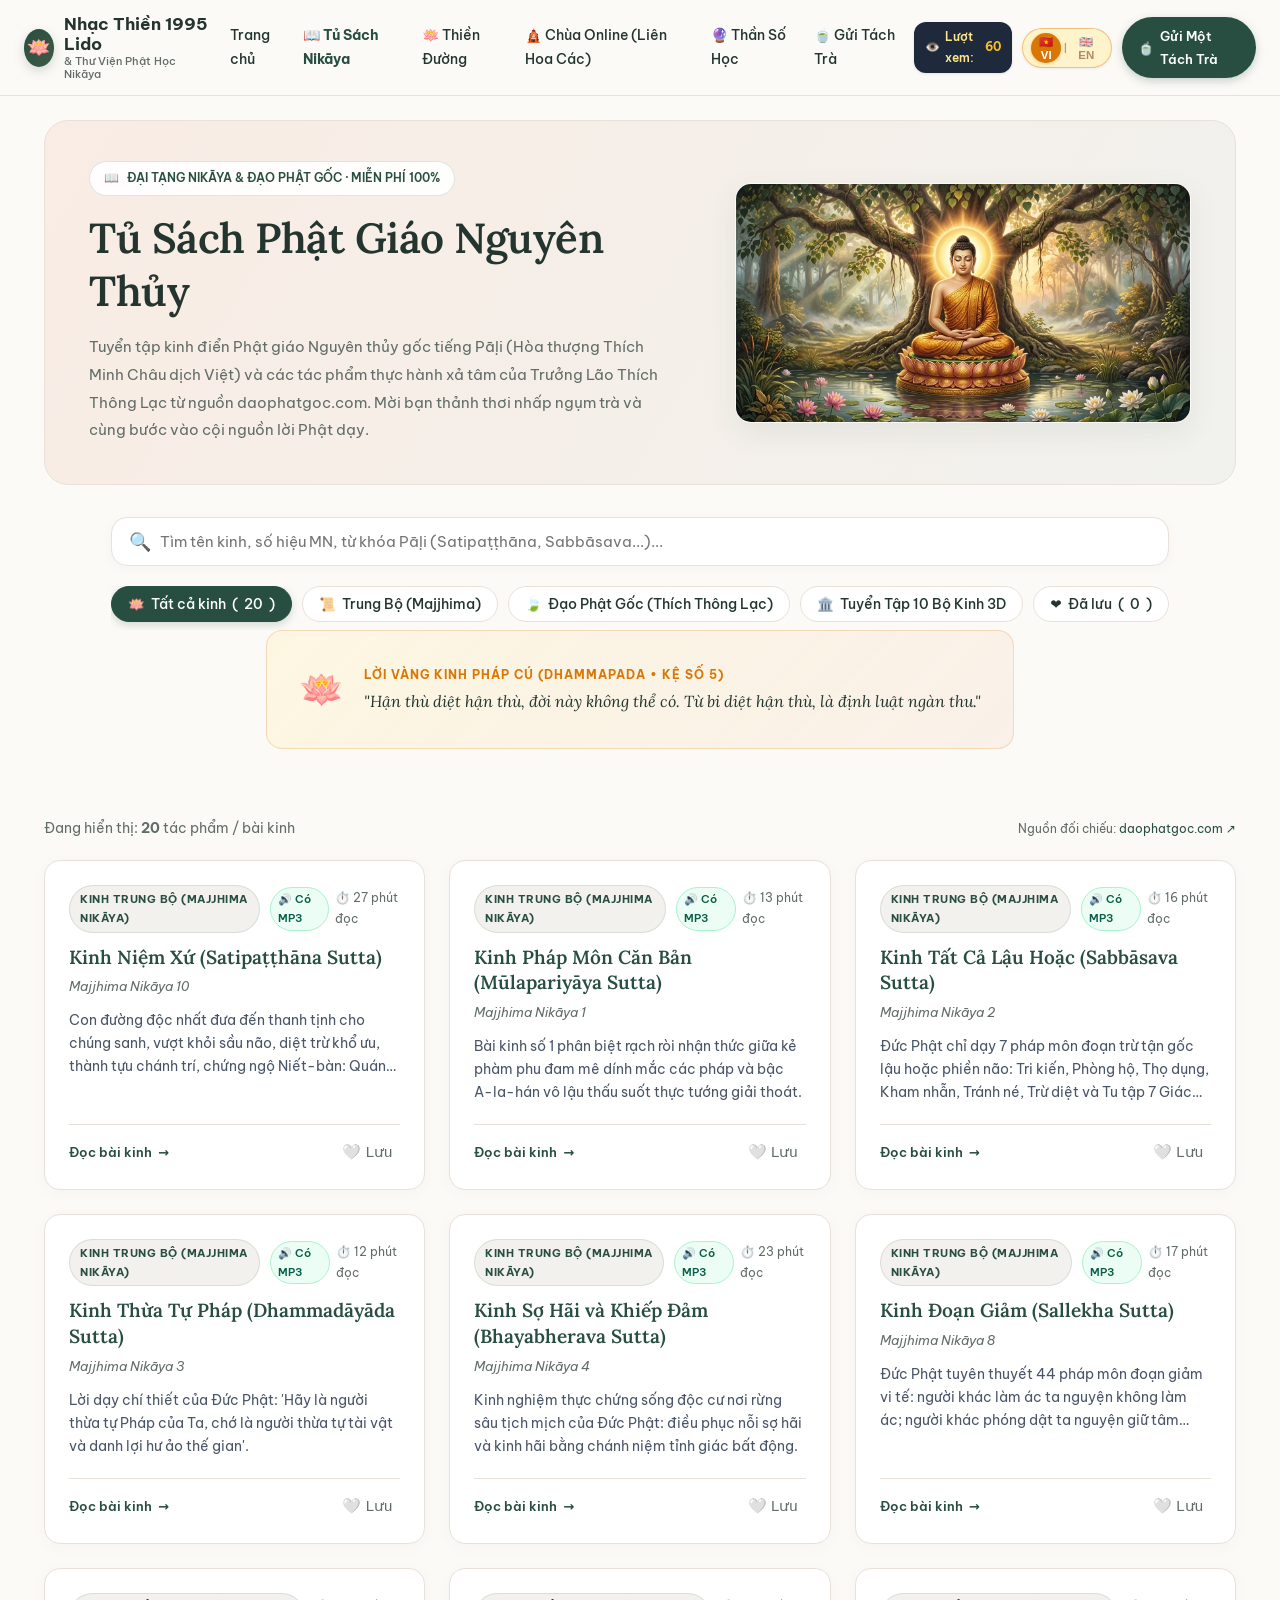
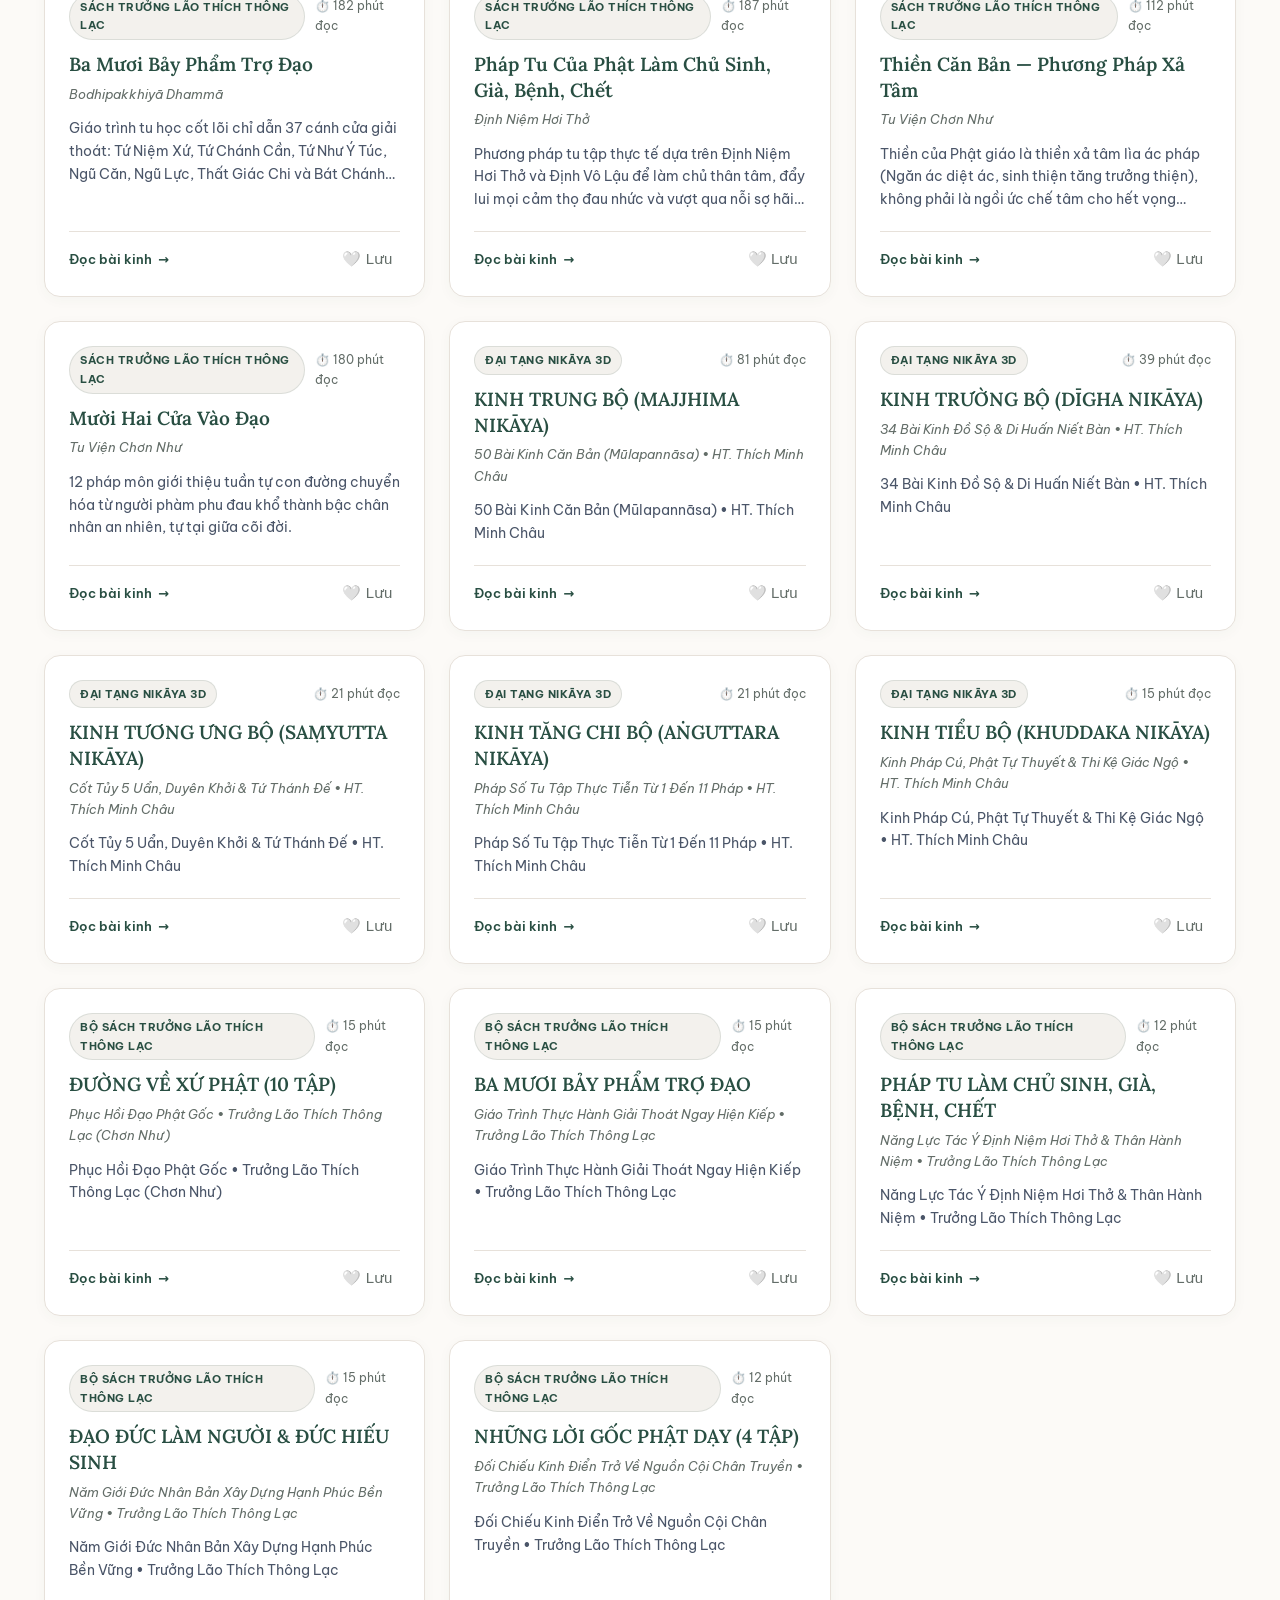
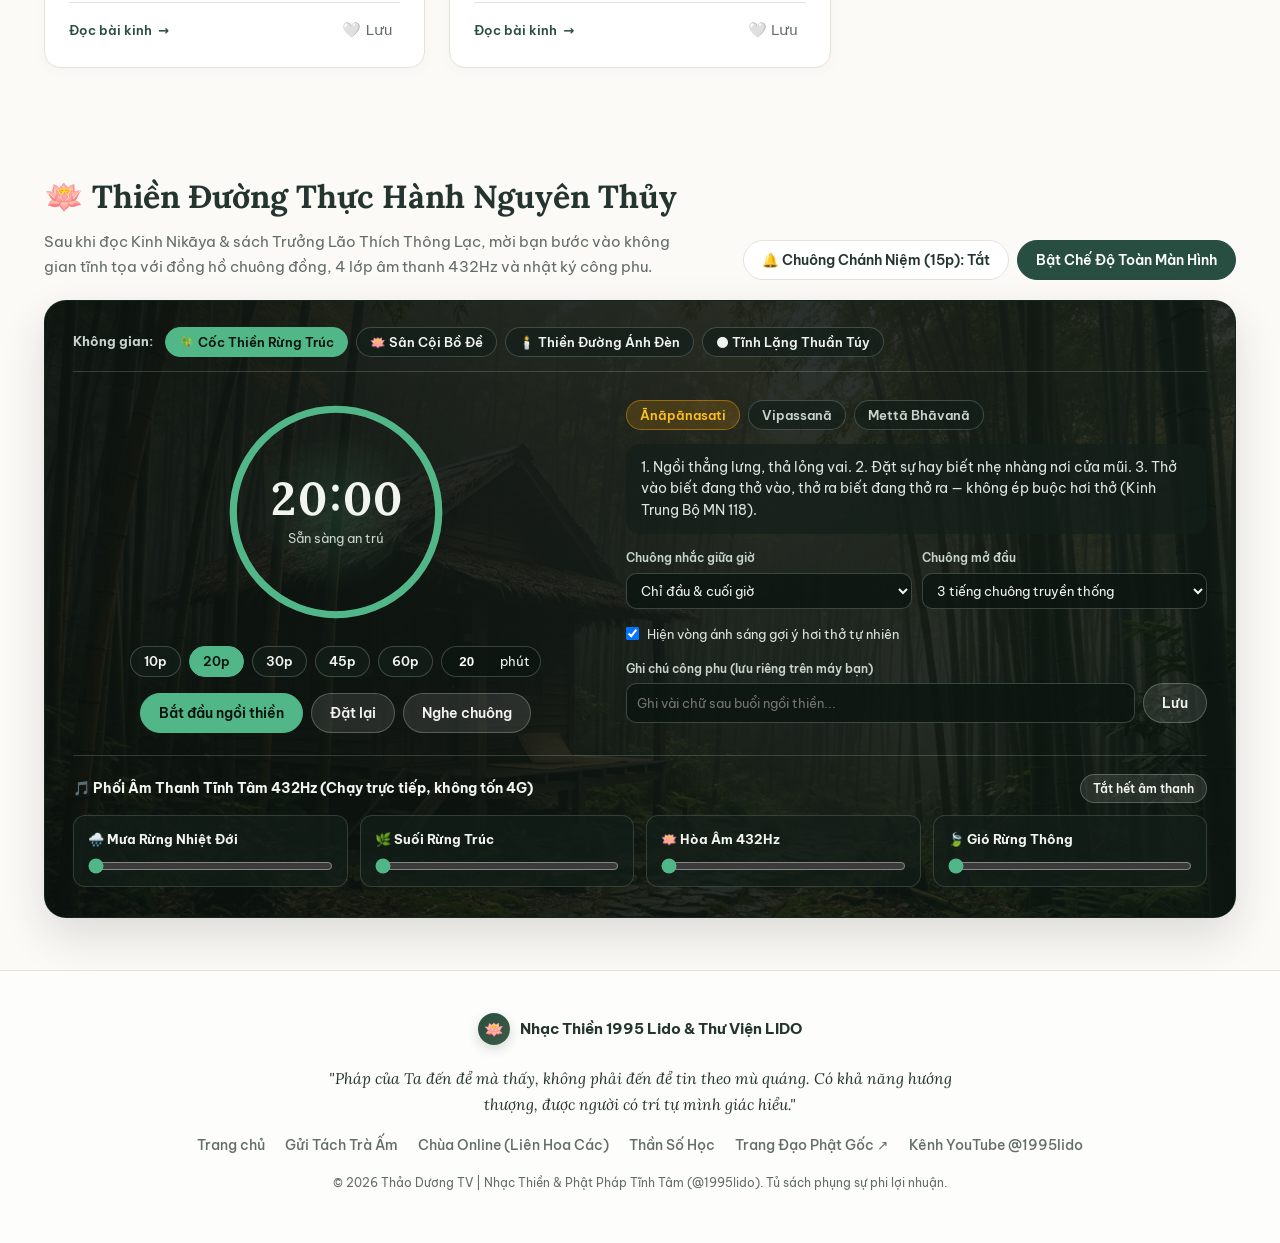
<file: kinh-sach.html>
<!doctype html>
<html lang="vi">
<head>
  <meta charset="UTF-8">
  <meta name="viewport" content="width=device-width, initial-scale=1.0">
  <meta name="theme-color" content="#284e42">
  <title>Tủ Sách Phật Giáo Nguyên Thủy | Nhạc Thiền @1995lido & Thư Viện LIDO</title>
  <meta name="description" content="Đọc Đại Tạng Kinh Nikāya (HT. Thích Minh Châu) và các tác phẩm Lời Gốc Phật Dạy của Trưởng Lão Thích Thông Lạc từ daophatgoc.com trong không gian đọc ấm cúng, thanh tịnh.">
  
  <link rel="preconnect" href="https://fonts.googleapis.com">
  <link rel="preconnect" href="https://fonts.gstatic.com" crossorigin>
  <link href="https://fonts.googleapis.com/css2?family=Be+Vietnam+Pro:ital,wght@0,400;0,500;0,600;0,700;1,400&family=Lora:ital,wght@0,500;0,600;0,700;1,500&display=swap" rel="stylesheet">
  <link rel="stylesheet" href="css/thien-duong.css">

  <style>
    :root {
      --color-cream: #FCFAF7;
      --color-ink: #24352F;
      --color-muted: #636D68;
      --color-line: #E7E1DA;
      --color-surface: #FFFFFF;
      --color-soft-surface: #F3F1ED;
      --color-accent: #284E42;
      --color-accent-hover: #1e3b32;
      --color-selected: #F6E1D4;
      --color-gold: #D97706;
      --color-gold-light: #FEF3C7;
      --radius-sm: 10px;
      --radius-md: 16px;
      --radius-lg: 24px;
      --font-body: "Be Vietnam Pro", system-ui, -apple-system, sans-serif;
      --font-serif: "Lora", Georgia, serif;
    }

    * { box-sizing: border-box; margin: 0; padding: 0; }
    html { scroll-behavior: smooth; }
    body {
      background-color: var(--color-cream);
      color: var(--color-ink);
      font-family: var(--font-body);
      font-size: 15px;
      line-height: 1.7;
      -webkit-font-smoothing: antialiased;
      min-height: 100vh;
      display: flex;
      flex-direction: column;
    }

    a { color: var(--color-accent); text-decoration: none; }
    a:hover { text-decoration: underline; }

    /* ================= HEADER ================= */
    .site-header {
      position: sticky;
      top: 0;
      z-index: 50;
      background: rgba(252, 250, 247, 0.94);
      backdrop-filter: blur(10px);
      -webkit-backdrop-filter: blur(10px);
      border-bottom: 1px solid var(--color-line);
      transition: all 0.25s ease;
    }
    .header-inner {
      max-width: 1280px;
      margin: 0 auto;
      padding: 14px 24px;
      display: flex;
      align-items: center;
      justify-content: space-between;
      gap: 16px;
    }
    .brand-logo {
      display: inline-flex;
      align-items: center;
      gap: 10px;
      font-weight: 700;
      font-size: 17px;
      color: var(--color-ink);
      text-decoration: none;
    }
    .brand-logo:hover { text-decoration: none; }
    .brand-icon {
      width: 38px;
      height: 38px;
      border-radius: 50%;
      background: linear-gradient(135deg, #284E42, #3E5A44);
      color: #fff;
      display: grid;
      place-items: center;
      font-size: 19px;
      box-shadow: 0 4px 12px rgba(40, 78, 66, 0.2);
    }
    .brand-name {
      display: flex;
      flex-direction: column;
      line-height: 1.2;
    }
    .brand-name small {
      font-size: 11px;
      font-weight: 500;
      color: var(--color-muted);
    }
    .desktop-nav {
      display: flex;
      align-items: center;
      gap: 20px;
      font-size: 14px;
      font-weight: 500;
    }
    .desktop-nav a {
      color: var(--color-ink);
      transition: color 0.2s;
    }
    .desktop-nav a:hover, .desktop-nav a.active {
      color: var(--color-accent);
      font-weight: 700;
      text-decoration: none;
    }
    .header-actions {
      display: flex;
      align-items: center;
      gap: 10px;
    }
    .header-tea-btn {
      display: inline-flex;
      align-items: center;
      gap: 6px;
      padding: 8px 16px;
      border-radius: 999px;
      background: var(--color-accent);
      color: #fff !important;
      font-size: 13px;
      font-weight: 600;
      text-decoration: none !important;
      transition: all 0.2s ease;
      box-shadow: 0 3px 10px rgba(40, 78, 66, 0.25);
    }
    .header-tea-btn:hover {
      background: var(--color-accent-hover);
      transform: translateY(-1px);
    }

    /* ================= HERO BANNER ================= */
    .library-hero {
      max-width: 1240px;
      margin: 24px auto 0;
      padding: 0 24px;
    }
    .hero-card {
      display: grid;
      grid-template-columns: 1.15fr 0.85fr;
      align-items: center;
      gap: 28px;
      padding: 40px 44px;
      border-radius: var(--radius-lg);
      background: linear-gradient(120deg, rgba(246, 225, 212, 0.55), rgba(40, 78, 66, 0.05));
      border: 1px solid var(--color-line);
      overflow: hidden;
    }
    .hero-tag {
      display: inline-flex;
      align-items: center;
      gap: 8px;
      padding: 6px 14px;
      border-radius: 999px;
      background: rgba(255, 255, 255, 0.9);
      font-size: 12px;
      font-weight: 600;
      color: var(--color-accent);
      border: 1px solid rgba(40, 78, 66, 0.14);
      margin-bottom: 16px;
    }
    .hero-card h1 {
      font-family: var(--font-serif);
      font-size: clamp(28px, 3.8vw, 42px);
      font-weight: 600;
      line-height: 1.28;
      color: var(--color-ink);
      margin-bottom: 14px;
      letter-spacing: -0.5px;
    }
    .hero-card p {
      font-size: 15px;
      line-height: 1.85;
      color: var(--color-muted);
      max-width: 580px;
    }
    .hero-image-wrap {
      width: 100%;
      height: 240px;
      border-radius: var(--radius-md);
      overflow: hidden;
      box-shadow: 0 10px 30px rgba(40, 78, 66, 0.08);
      border: 1px solid rgba(255, 255, 255, 0.6);
    }
    .hero-image-wrap img {
      width: 100%;
      height: 100%;
      object-fit: cover;
      display: block;
    }

    /* ================= SEARCH & FILTERS ================= */
    .catalog-bar {
      max-width: 1240px;
      margin: 32px auto 0;
      padding: 0 24px;
    }
    .search-box-wrap {
      position: relative;
      margin-bottom: 20px;
    }
    .search-input {
      width: 100%;
      padding: 14px 44px 14px 48px;
      border-radius: var(--radius-md);
      border: 1.5px solid var(--color-line);
      background: #fff;
      font-family: inherit;
      font-size: 15px;
      color: var(--color-ink);
      outline: none;
      box-shadow: 0 2px 12px rgba(0, 0, 0, 0.03);
      transition: all 0.2s;
    }
    .search-input:focus {
      border-color: var(--color-accent);
      box-shadow: 0 4px 16px rgba(40, 78, 66, 0.12);
    }
    .search-icon {
      position: absolute;
      left: 18px;
      top: 50%;
      transform: translateY(-50%);
      font-size: 18px;
      color: var(--color-muted);
      pointer-events: none;
    }
    .clear-search-btn {
      position: absolute;
      right: 16px;
      top: 50%;
      transform: translateY(-50%);
      background: none;
      border: none;
      font-size: 18px;
      color: var(--color-muted);
      cursor: pointer;
      display: none;
    }

    /* CATEGORY PILL TABS */
    .filter-pills {
      display: flex;
      align-items: center;
      gap: 10px;
      overflow-x: auto;
      padding-bottom: 8px;
      scrollbar-width: none;
    }
    .filter-pills::-webkit-scrollbar { display: none; }
    .pill-btn {
      display: inline-flex;
      align-items: center;
      gap: 6px;
      padding: 8px 16px;
      border-radius: 999px;
      border: 1px solid var(--color-line);
      background: #fff;
      color: var(--color-ink);
      font-family: inherit;
      font-size: 13.5px;
      font-weight: 500;
      cursor: pointer;
      white-space: nowrap;
      transition: all 0.2s ease;
    }
    .pill-btn:hover {
      border-color: var(--color-accent);
      background: var(--color-soft-surface);
    }
    .pill-btn.active {
      background: var(--color-accent);
      color: #fff;
      border-color: var(--color-accent);
      box-shadow: 0 3px 10px rgba(40, 78, 66, 0.2);
    }

    /* ================= SCRIPTURE CARDS GRID ================= */
    .catalog-section {
      max-width: 1240px;
      margin: 28px auto 60px;
      padding: 0 24px;
      flex: 1;
      width: 100%;
    }
    .catalog-count {
      font-size: 13.5px;
      color: var(--color-muted);
      margin-bottom: 20px;
      display: flex;
      align-items: center;
      justify-content: space-between;
    }
    .sutta-grid {
      display: grid;
      grid-template-columns: repeat(auto-fill, minmax(360px, 1fr));
      gap: 24px;
    }
    .sutta-card {
      background: #fff;
      border-radius: var(--radius-md);
      border: 1px solid var(--color-line);
      padding: 24px;
      display: flex;
      flex-direction: column;
      justify-content: space-between;
      transition: all 0.22s ease;
      box-shadow: 0 3px 14px rgba(40, 78, 66, 0.035);
      position: relative;
    }
    .sutta-card:hover {
      transform: translateY(-3px);
      box-shadow: 0 10px 28px rgba(40, 78, 66, 0.08);
      border-color: rgba(40, 78, 66, 0.35);
    }
    .sutta-card-meta {
      display: flex;
      align-items: center;
      justify-content: space-between;
      gap: 10px;
      margin-bottom: 12px;
    }
    .sutta-tag {
      font-size: 11px;
      font-weight: 700;
      text-transform: uppercase;
      letter-spacing: 0.5px;
      padding: 4px 10px;
      border-radius: 999px;
      background: var(--color-soft-surface);
      color: var(--color-accent);
      border: 1px solid rgba(40, 78, 66, 0.12);
    }
    .sutta-time {
      font-size: 12px;
      color: var(--color-muted);
      display: flex;
      align-items: center;
      gap: 4px;
    }
    .sutta-audio-pill {
      display: inline-flex;
      align-items: center;
      gap: 3px;
      padding: 2px 7px;
      border-radius: 999px;
      background: #ECFDF5;
      color: #065F46;
      font-size: 11px;
      font-weight: 600;
      border: 1px solid #A7F3D0;
    }
    .sutta-title {
      font-family: var(--font-serif);
      font-size: 19px;
      font-weight: 600;
      line-height: 1.35;
      color: var(--color-ink);
      margin-bottom: 6px;
    }
    .sutta-pali {
      font-size: 12.5px;
      color: var(--color-muted);
      font-style: italic;
      margin-bottom: 12px;
    }
    .sutta-summary {
      font-size: 13.5px;
      line-height: 1.7;
      color: #4A5568;
      margin-bottom: 20px;
      display: -webkit-box;
      -webkit-line-clamp: 3;
      -webkit-box-orient: vertical;
      overflow: hidden;
    }
    .sutta-card-footer {
      display: flex;
      align-items: center;
      justify-content: space-between;
      gap: 12px;
      padding-top: 14px;
      border-top: 1px solid var(--color-line);
      font-size: 13px;
    }
    .btn-read-sutta {
      display: inline-flex;
      align-items: center;
      gap: 6px;
      font-weight: 600;
      color: var(--color-accent);
      transition: color 0.2s;
    }
    .btn-read-sutta:hover {
      text-decoration: none;
      color: var(--color-gold);
    }
    .btn-bookmark {
      background: none;
      border: none;
      font-size: 15px;
      color: var(--color-muted);
      cursor: pointer;
      display: inline-flex;
      align-items: center;
      gap: 4px;
      padding: 4px 8px;
      border-radius: 6px;
      transition: all 0.2s;
    }
    .btn-bookmark:hover {
      background: var(--color-soft-surface);
      color: #E11D48;
    }
    .btn-bookmark.bookmarked {
      color: #E11D48;
      font-weight: 600;
    }

    /* EMPTY STATE */
    .empty-state {
      text-align: center;
      padding: 60px 20px;
      color: var(--color-muted);
      grid-column: 1 / -1;
    }
    .empty-state span { font-size: 48px; display: block; margin-bottom: 12px; }

    /* ================= DHAMMAPADA QUOTES ================= */
    .dhammapada-strip {
      max-width: 1240px;
      margin: 0 auto 40px;
      padding: 0 24px;
    }
    .dhammapada-card {
      padding: 28px 32px;
      border-radius: var(--radius-md);
      background: linear-gradient(135deg, rgba(254, 243, 199, 0.45), rgba(246, 225, 212, 0.4));
      border: 1px solid rgba(217, 119, 6, 0.22);
      display: flex;
      align-items: center;
      gap: 20px;
    }
    .dhammapada-icon {
      font-size: 36px;
      flex-shrink: 0;
    }
    .dhammapada-text h4 {
      font-size: 12px;
      font-weight: 700;
      text-transform: uppercase;
      letter-spacing: 1px;
      color: var(--color-gold);
      margin-bottom: 4px;
    }
    .dhammapada-text p {
      font-family: var(--font-serif);
      font-size: 16px;
      font-style: italic;
      color: var(--color-ink);
      line-height: 1.6;
    }

    /* ================= FOOTER ================= */
    .site-footer {
      border-top: 1px solid var(--color-line);
      background: rgba(255, 255, 255, 0.6);
      padding: 42px 24px 50px;
      margin-top: 40px;
    }
    .footer-inner {
      max-width: 1240px;
      margin: 0 auto;
      text-align: center;
      display: flex;
      flex-direction: column;
      align-items: center;
      gap: 16px;
    }
    .footer-quote {
      font-family: var(--font-serif);
      font-style: italic;
      color: var(--color-ink);
      font-size: 15.5px;
      max-width: 680px;
    }
    .footer-links {
      display: flex;
      flex-wrap: wrap;
      justify-content: center;
      gap: 20px;
      font-size: 13.5px;
      font-weight: 500;
    }
    .footer-links a { color: var(--color-muted); }
    .footer-links a:hover { color: var(--color-accent); }
    .footer-copy { font-size: 12px; color: var(--color-muted); }

    /* RESPONSIVE */
    @media (max-width: 860px) {
      .hero-card { grid-template-columns: 1fr; padding: 26px 20px; gap: 20px; }
      .hero-image-wrap { height: 180px; }
      .desktop-nav { display: none; }
      .sutta-grid { grid-template-columns: 1fr; }
    }
  </style>
</head>
<body>

  <!-- ================= HEADER ================= -->
  <header class="site-header">
    <div class="header-inner">
      <a class="brand-logo" href="index.html" aria-label="Trang chủ Nhạc Thiền 1995 Lido">
        <div class="brand-icon">🪷</div>
        <div class="brand-name">
          <span data-i18n="brand_title">Nhạc Thiền 1995 Lido</span>
          <small data-i18n="brand_sub">&amp; Thư Viện Phật Học Nikāya</small>
        </div>
      </a>

      <nav class="desktop-nav" aria-label="Điều hướng">
        <a href="index.html" data-i18n="nav_home">Trang chủ</a>
        <a href="kinh-sach.html" class="active" data-i18n="nav_suttas">📖 Tủ Sách Nikāya</a>
        <a href="#thien-duong">🪷 Thiền Đường</a>
        <a href="chua-online.html" data-i18n="nav_temple">🛕 Chùa Online (Liên Hoa Các)</a>
        <a href="than-so-hoc.html" data-i18n="nav_numerology">🔮 Thần Số Học</a>
        <a href="ung-ho.html" data-i18n="nav_tea">🍵 Gửi Tách Trà</a>
      </nav>

      <div class="header-actions" style="display:flex;align-items:center;gap:10px;">
        <!-- Badge Lượt Xem Header -->
        <div class="header-visitor-pill" style="display:inline-flex;align-items:center;gap:5px;padding:5px 11px;border-radius:12px;background:#1E293B;color:#FDE68A;font-size:12px;font-weight:600;box-shadow:0 1px 3px rgba(0,0,0,0.1);" title="Tổng lượt xem Thư Viện LIDO">
          <span style="font-size:12px">👁️</span>
          <span class="lido-visitor-count-label" data-i18n="views_label">Lượt xem:</span>
          <span class="lido-visitor-count-val font-mono" style="font-weight:700;color:#FBBF24">55</span>
        </div>

        <!-- Language Switcher Button -->
        <button type="button" class="lido-lang-switcher-btn" onclick="toggleLidoLanguage()" title="Chuyển đổi ngôn ngữ / Switch language">
          <span class="lido-lang-opt lido-lang-vi active">🇻🇳 VI</span>
          <span class="lido-lang-sep">|</span>
          <span class="lido-lang-opt lido-lang-en">🇬🇧 EN</span>
        </button>

        <a class="header-tea-btn" href="ung-ho.html" aria-label="Gửi một tách trà">
          <span>🍵</span>
          <span data-i18n="btn_support_tea">Gửi một tách trà</span>
        </a>
      </div>
    </div>
  </header>

  <!-- ================= HERO BANNER ================= -->
  <section class="library-hero">
    <div class="hero-card">
      <div class="hero-copy">
        <span class="hero-tag">
          <span>📖</span>
          <span data-i18n="catalog_hero_tag">ĐẠI TẠNG NIKĀYA &amp; ĐẠO PHẬT GỐC · MIỄN PHÍ 100%</span>
        </span>
        <h1 data-i18n="catalog_hero_title">Tủ Sách Phật Giáo Nguyên Thủy</h1>
        <p data-i18n="catalog_hero_desc">
          Tuyển tập kinh điển Phật giáo Nguyên thủy gốc tiếng Pāḷi (Hòa thượng Thích Minh Châu dịch Việt) và các tác phẩm thực hành xả tâm của Trưởng Lão Thích Thông Lạc từ nguồn tham khảo <b>daophatgoc.com</b>. Mời bạn thảnh thơi nhấp ngụm trà và cùng bước vào cội nguồn lời Phật dạy.
        </p>
      </div>

      <picture class="hero-image-wrap">
        <img src="assets/buddha_shakyamuni_serene.webp" 
             alt="Đức Phật Thích Ca Mâu Ni uy nghi tọa thiền dưới cội Bồ Đề thanh tịnh." 
             loading="eager"
             onerror="this.src='assets/buddha_temple_lotus.png'">
      </picture>
    </div>
  </section>

  <!-- ================= SEARCH & CATEGORY FILTERS ================= -->
  <section class="catalog-bar">
    <div class="search-box-wrap">
      <span class="search-icon">🔍</span>
      <input type="text" id="inp-search" class="search-input" 
             data-i18n-placeholder="search_placeholder"
             placeholder="Tìm kiếm bài kinh, lời Phật dạy (ví dụ: Niệm Xứ, Lậu hoặc, Xả tâm, Định Niệm, Đoạn Giảm...)" 
             oninput="handleSearch(this.value)">
      <button type="button" id="btn-clear-search" class="clear-search-btn" onclick="clearSearch()">✕</button>
    </div>

    <!-- FILTER PILLS -->
    <div class="filter-pills" role="tablist" aria-label="Bộ lọc kinh sách">
      <button type="button" class="pill-btn active" data-filter="all" onclick="filterCategory('all', this)">
        <span>🪷</span> <span data-i18n="filter_all">Tất cả kinh sách</span> (<span id="count-all">0</span>)
      </button>
      <button type="button" class="pill-btn" data-filter="kinh-trung-bo" onclick="filterCategory('kinh-trung-bo', this)">
        <span>📜</span> <span data-i18n="filter_trung_bo">Kinh Trung Bộ (Majjhima)</span>
      </button>
      <button type="button" class="pill-btn" data-filter="sach-chon-nhu" onclick="filterCategory('sach-chon-nhu', this)">
        <span>🍃</span> <span data-i18n="filter_dao_phat_goc">Sách Trưởng Lão Thích Thông Lạc</span>
      </button>
      <button type="button" class="pill-btn" data-filter="dai-tang-nikaya" onclick="filterCategory('dai-tang-nikaya', this)">
        <span>🏛️</span> <span data-i18n="filter_10_nikaya">Tuyển Tập 10 Bộ Kinh 3D</span>
      </button>
      <button type="button" class="pill-btn" data-filter="saved" onclick="filterCategory('saved', this)">
        <span>❤️</span> <span data-i18n="filter_saved">Bài đã lưu</span> (<span id="count-saved">0</span>)
      </button>
    </div>
  </section>

  <!-- ================= DHAMMAPADA KỆ VÀNG ================= -->
  <section class="dhammapada-strip">
    <div class="dhammapada-card">
      <div class="dhammapada-icon">🪷</div>
      <div class="dhammapada-text">
        <h4 data-i18n="dhammapada_heading">Lời Vàng Kinh Pháp Cú (Dhammapada • Kệ số 5)</h4>
        <p id="zen-quote">"Hận thù diệt hận thù, đời này không thể có. Từ bi diệt hận thù, là định luật ngàn thu."</p>
      </div>
    </div>
  </section>

  <!-- ================= CATALOG GRID ================= -->
  <main class="catalog-section">
    <div class="catalog-count">
      <div><span data-i18n="displaying_prefix">Đang hiển thị:</span> <b id="displayed-count">0</b> <span data-i18n="displaying_suffix">tác phẩm / bài kinh</span></div>
      <div style="font-size:12px"><span data-i18n="ref_source">Nguồn đối chiếu:</span> <a href="https://daophatgoc.com/" target="_blank" rel="noopener">daophatgoc.com ↗</a></div>
    </div>

    <div class="sutta-grid" id="sutta-grid-container">
      <!-- Dynamic render from JS -->
    </div>
  </main>

  <!-- ================= THIỀN ĐƯỜNG NGUYÊN THỦY ================= -->
  <section id="thien-duong" class="td-section">
    <div class="td-head">
      <div>
        <h2>🪷 Thiền Đường Thực Hành Nguyên Thủy</h2>
        <p>Sau khi đọc Kinh Nikāya &amp; sách Trưởng Lão Thích Thông Lạc, mời bạn bước vào không gian tĩnh tọa với đồng hồ chuông đồng, 4 lớp âm thanh 432Hz và nhật ký công phu.</p>
      </div>
      <div class="td-head-actions">
        <button id="tdWorkBellBtn" type="button" class="td-btn">🔔 Chuông Chánh Niệm (15p): Tắt</button>
        <button id="tdZenBtn" type="button" class="td-btn td-btn-primary">Bật Chế Độ Toàn Màn Hình</button>
      </div>
    </div>

    <div id="tdShell" class="td-shell has-scene">
      <div id="tdBackdrop" class="td-backdrop" aria-hidden="true"></div>
      <button id="tdExitZenBtn" type="button" class="td-exit-zen td-hidden">Thoát chế độ tĩnh lặng (Esc)</button>

      <div class="td-scene-bar" role="group" aria-label="Chọn khung cảnh Thiền Đường">
        <span class="td-scene-label">Không gian:</span>
        <button type="button" class="td-chip td-scene-chip active" data-scene="assets/sanctuary-forest.jpg">🎋 Cốc Thiền Rừng Trúc</button>
        <button type="button" class="td-chip td-scene-chip" data-scene="assets/sanctuary-bodhi.jpg">🪷 Sân Cội Bồ Đề</button>
        <button type="button" class="td-chip td-scene-chip" data-scene="assets/sanctuary-candle.jpg">🕯️ Thiền Đường Ánh Đèn</button>
        <button type="button" class="td-chip td-scene-chip" data-scene="none">🌑 Tĩnh Lặng Thuần Túy</button>
      </div>

      <div class="td-grid">
        <div class="td-timer-panel">
          <div class="td-ring-wrap">
            <div id="tdHalo" class="td-breath-halo" aria-hidden="true"></div>
            <svg class="td-ring" viewBox="0 0 220 220" aria-hidden="true">
              <circle class="td-ring-bg" cx="110" cy="110" r="100" />
              <circle id="tdRing" class="td-ring-fg" cx="110" cy="110" r="100" />
            </svg>
            <div class="td-timer-center">
              <div id="tdDigits" class="td-digits">20:00</div>
              <div id="tdPhase" class="td-phase">Sẵn sàng an trú</div>
            </div>
          </div>

          <div class="td-presets">
            <button type="button" class="td-chip td-min-chip" data-min="10">10p</button>
            <button type="button" class="td-chip td-min-chip active" data-min="20">20p</button>
            <button type="button" class="td-chip td-min-chip" data-min="30">30p</button>
            <button type="button" class="td-chip td-min-chip" data-min="45">45p</button>
            <button type="button" class="td-chip td-min-chip" data-min="60">60p</button>
            <label class="td-custom-min">
              <input id="tdCustomMin" type="number" min="1" max="180" value="20" aria-label="Phút tùy chỉnh" />
              <span>phút</span>
            </label>
          </div>

          <div class="td-controls">
            <button id="tdStartBtn" type="button" class="td-btn td-btn-start">Bắt đầu ngồi thiền</button>
            <button id="tdResetBtn" type="button" class="td-btn td-btn-dark">Đặt lại</button>
            <button id="tdBellBtn" type="button" class="td-btn td-btn-dark">Nghe chuông</button>
          </div>
        </div>

        <div class="td-options">
          <div class="td-method-tabs" role="tablist" aria-label="Chọn pháp môn hành thiền">
            <button type="button" class="td-method-tab active" data-method="anapana">Ānāpānasati</button>
            <button type="button" class="td-method-tab" data-method="vipassana">Vipassanā</button>
            <button type="button" class="td-method-tab" data-method="metta">Mettā Bhāvanā</button>
          </div>

          <div id="tdMethodBox" class="td-note-box"></div>

          <div class="td-settings-row">
            <div>
              <label class="td-field-label" for="tdIntervalSel">Chuông nhắc giữa giờ</label>
              <select id="tdIntervalSel" class="td-select">
                <option value="0">Chỉ đầu &amp; cuối giờ</option>
                <option value="5">Mỗi 5 phút 1 tiếng nhẹ</option>
                <option value="10">Mỗi 10 phút 1 tiếng nhẹ</option>
                <option value="15">Mỗi 15 phút 1 tiếng nhẹ</option>
              </select>
            </div>
            <div>
              <label class="td-field-label" for="tdBellSel">Chuông mở đầu</label>
              <select id="tdBellSel" class="td-select">
                <option value="1">1 tiếng chuông tĩnh tâm</option>
                <option value="3" selected>3 tiếng chuông truyền thống</option>
              </select>
            </div>
          </div>

          <label style="display:flex;align-items:center;gap:8px;font-size:13px;color:#dce5df;cursor:pointer">
            <input id="tdBreathChk" type="checkbox" checked />
            <span>Hiện vòng ánh sáng gợi ý hơi thở tự nhiên</span>
          </label>

          <div>
            <label class="td-field-label" for="tdNoteInput">Ghi chú công phu (lưu riêng trên máy bạn)</label>
            <div class="td-journal-row">
              <input id="tdNoteInput" type="text" class="td-select" placeholder="Ghi vài chữ sau buổi ngồi thiền..." />
              <button id="tdSaveNoteBtn" type="button" class="td-btn td-btn-dark">Lưu</button>
            </div>
            <ul id="tdJournalList" class="td-journal-list"></ul>
          </div>
        </div>
      </div>

      <div class="td-mixer">
        <div class="td-mixer-head">
          <strong style="font-size:14px">🎵 Phối Âm Thanh Tĩnh Tâm 432Hz (Chạy trực tiếp, không tốn 4G)</strong>
          <button id="tdMuteBtn" type="button" class="td-btn td-btn-dark" style="padding:6px 12px;font-size:12px">Tắt hết âm thanh</button>
        </div>
        <div class="td-mixer-grid">
          <div class="td-sound-card" data-sound="rain">
            <strong>🌧️ Mưa Rừng Nhiệt Đới</strong>
            <input type="range" min="0" max="100" value="0" data-sound="rain" aria-label="Âm lượng mưa rừng" />
          </div>
          <div class="td-sound-card" data-sound="stream">
            <strong>🌿 Suối Rừng Trúc</strong>
            <input type="range" min="0" max="100" value="0" data-sound="stream" aria-label="Âm lượng suối rừng" />
          </div>
          <div class="td-sound-card" data-sound="drone">
            <strong>🪷 Hòa Âm 432Hz</strong>
            <input type="range" min="0" max="100" value="0" data-sound="drone" aria-label="Âm lượng hòa âm 432Hz" />
          </div>
          <div class="td-sound-card" data-sound="wind">
            <strong>🍃 Gió Rừng Thông</strong>
            <input type="range" min="0" max="100" value="0" data-sound="wind" aria-label="Âm lượng gió rừng thông" />
          </div>
        </div>
      </div>
    </div>
  </section>

  <!-- ================= FOOTER ================= -->
  <footer class="site-footer">
    <div class="footer-inner">
      <div class="brand-logo" style="margin-bottom:4px">
        <div class="brand-icon" style="width:32px;height:32px;font-size:16px">🪷</div>
        <span style="font-size:15px">Nhạc Thiền 1995 Lido &amp; Thư Viện LIDO</span>
      </div>
      
      <p class="footer-quote">
        "Pháp của Ta đến để mà thấy, không phải đến để tin theo mù quáng. Có khả năng hướng thượng, được người có trí tự mình giác hiểu."
      </p>

      <div class="footer-links">
        <a href="index.html">Trang chủ</a>
        <a href="ung-ho.html">Gửi Tách Trà Ấm</a>
        <a href="chua-online.html">Chùa Online (Liên Hoa Các)</a>
        <a href="than-so-hoc.html">Thần Số Học</a>
        <a href="https://daophatgoc.com/" target="_blank" rel="noopener">Trang Đạo Phật Gốc ↗</a>
        <a href="https://www.youtube.com/@1995lido" target="_blank" rel="noopener">Kênh YouTube @1995lido</a>
      </div>

      <div class="footer-copy">
        © 2026 Thảo Dương TV | Nhạc Thiền &amp; Phật Pháp Tĩnh Tâm (@1995lido). Tủ sách phụng sự phi lợi nhuận.
      </div>
    </div>
  </footer>

  <!-- SCRIPT DATA & APP -->
  <script src="data/kinh_sach_data.js?v=2.2"></script>
  <script src="js/i18n.js?v=2.2"></script>
  <script src="js/tracker.js?v=2.2"></script>
  <script>
    var currentFilter = 'all';
    var searchQuery = '';
    var savedIds = [];

    // Load saved bookmarks from localStorage
    try {
      var s = localStorage.getItem('lido_bookmarked_suttas');
      if (s) savedIds = JSON.parse(s);
    } catch(e) {}

    var allSuttas = window.KINH_SACH_CATALOG || [];

    // Quotes carousel (Bilingual)
    var ZEN_QUOTES_VI = [
      "Hận thù diệt hận thù, đời này không thể có. Từ bi diệt hận thù, là định luật ngàn thu. (Pháp Cú 5)",
      "Tâm dẫn đầu các pháp, tâm làm chủ, tâm tạo. Nếu với tâm thanh tịnh, nói năng hay hành động, an lạc sẽ theo ta như bóng không rời hình. (Pháp Cú 2)",
      "Chiến thắng vạn quân thù nơi chiến trường không bằng tự chiến thắng chính mình. Chiến thắng chính mình là chiến công oanh liệt nhất. (Pháp Cú 103)",
      "Không làm mọi điều ác, thành tựu các hạnh lành, giữ tâm ý trong sạch, chính lời chư Phật dạy. (Pháp Cú 183)",
      "Dễ thấy lỗi của người, khó thấy lỗi của mình. Người ta sàng sảy lỗi người như sàng thóc, còn lỗi mình thì che giấu. (Pháp Cú 252)"
    ];
    var ZEN_QUOTES_EN = [
      "Hatred does not cease by hatred, but only by love; this is the eternal rule. (Dhammapada 5)",
      "Mind precedes all mental states. Mind is their chief; they are all mind-wrought. If one speaks or acts with a pure mind, happiness follows like a shadow. (Dhammapada 2)",
      "Though one should conquer a million men in battle, yet he indeed is the greatest victor who has conquered himself. (Dhammapada 103)",
      "To avoid all evil, to cultivate the good, and to purify one's mind — this is the teaching of the Buddhas. (Dhammapada 183)",
      "Easily seen are others' faults, hard indeed to see are one's own. Like chaff one winnows other's faults, but one's own one hides. (Dhammapada 252)"
    ];
    var qIndex = 0;
    function updateQuoteUI() {
      var isEn = (window.getLidoLanguage && window.getLidoLanguage() === 'en');
      var list = isEn ? ZEN_QUOTES_EN : ZEN_QUOTES_VI;
      var el = document.getElementById('zen-quote');
      if (el) {
        el.textContent = list[qIndex % list.length];
      }
    }
    setInterval(function(){
      var isEn = (window.getLidoLanguage && window.getLidoLanguage() === 'en');
      var list = isEn ? ZEN_QUOTES_EN : ZEN_QUOTES_VI;
      qIndex = (qIndex + 1) % list.length;
      var el = document.getElementById('zen-quote');
      if (el) {
        el.style.opacity = 0;
        setTimeout(function(){
          el.textContent = list[qIndex];
          el.style.opacity = 1;
        }, 300);
      }
    }, 7000);

    function updateCounters() {
      document.getElementById('count-all').textContent = allSuttas.length;
      document.getElementById('count-saved').textContent = savedIds.length;
    }

    function renderSuttas() {
      var isEn = (window.getLidoLanguage && window.getLidoLanguage() === 'en');
      var container = document.getElementById('sutta-grid-container');
      container.innerHTML = '';

      var filtered = allSuttas.filter(function(item) {
        // Filter by category
        if (currentFilter === 'saved') {
          if (savedIds.indexOf(item.id) === -1) return false;
        } else if (currentFilter !== 'all') {
          if (item.category !== currentFilter) return false;
        }

        // Filter by search
        if (searchQuery) {
          var q = searchQuery.toLowerCase();
          var matchTitle = (item.title || '').toLowerCase().indexOf(q) !== -1 || ((item.title_en || '').toLowerCase().indexOf(q) !== -1);
          var matchSummary = (item.summary || '').toLowerCase().indexOf(q) !== -1 || ((item.summary_en || '').toLowerCase().indexOf(q) !== -1);
          var matchPali = (item.pali_title || '').toLowerCase().indexOf(q) !== -1;
          if (!matchTitle && !matchSummary && !matchPali) return false;
        }

        return true;
      });

      document.getElementById('displayed-count').textContent = filtered.length;

      if (filtered.length === 0) {
        var emptyTitle = isEn ? 'No matching discourses found' : 'Không tìm thấy bài kinh phù hợp';
        var emptyDesc = isEn ? 'Try searching with different keywords or select "All Suttas".' : 'Hãy thử tìm bằng từ khóa khác hoặc chuyển sang danh mục "Tất cả".';
        container.innerHTML = '<div class="empty-state"><span>🍃</span><h3>' + emptyTitle + '</h3><p>' + emptyDesc + '</p></div>';
        return;
      }

      filtered.forEach(function(sutta) {
        var isSaved = savedIds.indexOf(sutta.id) !== -1;
        var card = document.createElement('article');
        card.className = 'sutta-card';
        
        var suttaTitle = isEn ? (sutta.title_en || sutta.title) : sutta.title;
        var suttaCat = isEn ? (sutta.category_name_en || sutta.category_name || 'Canon') : (sutta.category_name || 'Kinh Điển');
        var suttaTime = isEn ? (sutta.reading_time_en || sutta.reading_time || '10 min read') : (sutta.reading_time || '10 phút đọc');
        var suttaSummary = isEn ? (sutta.summary_en || sutta.summary) : sutta.summary;
        var readLabel = isEn ? 'Read Sutta' : 'Đọc bài kinh';
        var saveLabel = isSaved ? (isEn ? '❤️ Saved' : '❤️ Đã lưu') : (isEn ? '🤍 Save' : '🤍 Lưu');
        var bookmarkTitle = isSaved ? (isEn ? 'Remove bookmark' : 'Bỏ lưu') : (isEn ? 'Save to bookshelf' : 'Lưu bài đọc');

        var audioBadge = sutta.audio_url ? '<span class="sutta-audio-pill">' + (isEn ? '🔊 Audio' : '🔊 Có MP3') + '</span>' : '';
        var bookmarkBtn = '<button type="button" class="btn-bookmark ' + (isSaved ? 'bookmarked' : '') + '" onclick="toggleBookmark(\'' + sutta.id + '\', this)" title="' + bookmarkTitle + '">'
                        + saveLabel
                        + '</button>';

        card.innerHTML = 
          '<div>' +
            '<div class="sutta-card-meta">' +
              '<span class="sutta-tag">' + suttaCat + '</span>' +
              '<div style="display:flex;align-items:center;gap:6px">' +
                audioBadge +
                '<span class="sutta-time">⏱️ ' + suttaTime + '</span>' +
              '</div>' +
            '</div>' +
            '<h3 class="sutta-title">' +
              '<a href="doc-kinh.html?id=' + sutta.id + '">' + suttaTitle + '</a>' +
            '</h3>' +
            (sutta.pali_title ? '<div class="sutta-pali">' + sutta.pali_title + '</div>' : '') +
            '<p class="sutta-summary">' + suttaSummary + '</p>' +
          '</div>' +
          '<div class="sutta-card-footer">' +
            '<a href="doc-kinh.html?id=' + sutta.id + '" class="btn-read-sutta">' +
              '<span>' + readLabel + '</span> →' +
            '</a>' +
            bookmarkBtn +
          '</div>';

        container.appendChild(card);
      });
    }

    // Lắng nghe sự kiện đổi ngôn ngữ để render lại tủ sách ngay lập tức
    window.addEventListener('lido-lang-changed', function() {
      updateQuoteUI();
      renderSuttas();
    });

    function filterCategory(cat, btn) {
      currentFilter = cat;
      var pills = document.querySelectorAll('.pill-btn');
      pills.forEach(function(p){ p.classList.remove('active'); });
      btn.classList.add('active');
      renderSuttas();
    }

    function handleSearch(val) {
      searchQuery = val.trim();
      var btnClear = document.getElementById('btn-clear-search');
      if (searchQuery) {
        btnClear.style.display = 'block';
      } else {
        btnClear.style.display = 'none';
      }
      renderSuttas();
    }

    function clearSearch() {
      document.getElementById('inp-search').value = '';
      handleSearch('');
    }

    function toggleBookmark(id, btn) {
      var idx = savedIds.indexOf(id);
      if (idx !== -1) {
        savedIds.splice(idx, 1);
        btn.classList.remove('bookmarked');
        btn.innerHTML = '🤍 Lưu';
      } else {
        savedIds.push(id);
        btn.classList.add('bookmarked');
        btn.innerHTML = '❤️ Đã lưu';
      }
      try {
        localStorage.setItem('lido_bookmarked_suttas', JSON.stringify(savedIds));
      } catch(e) {}
      updateCounters();
      if (currentFilter === 'saved') renderSuttas();
    }

    // Initialize
    updateCounters();
    renderSuttas();
  </script>
  <script src="js/thien-duong.js"></script>
</body>
</html>
</file>
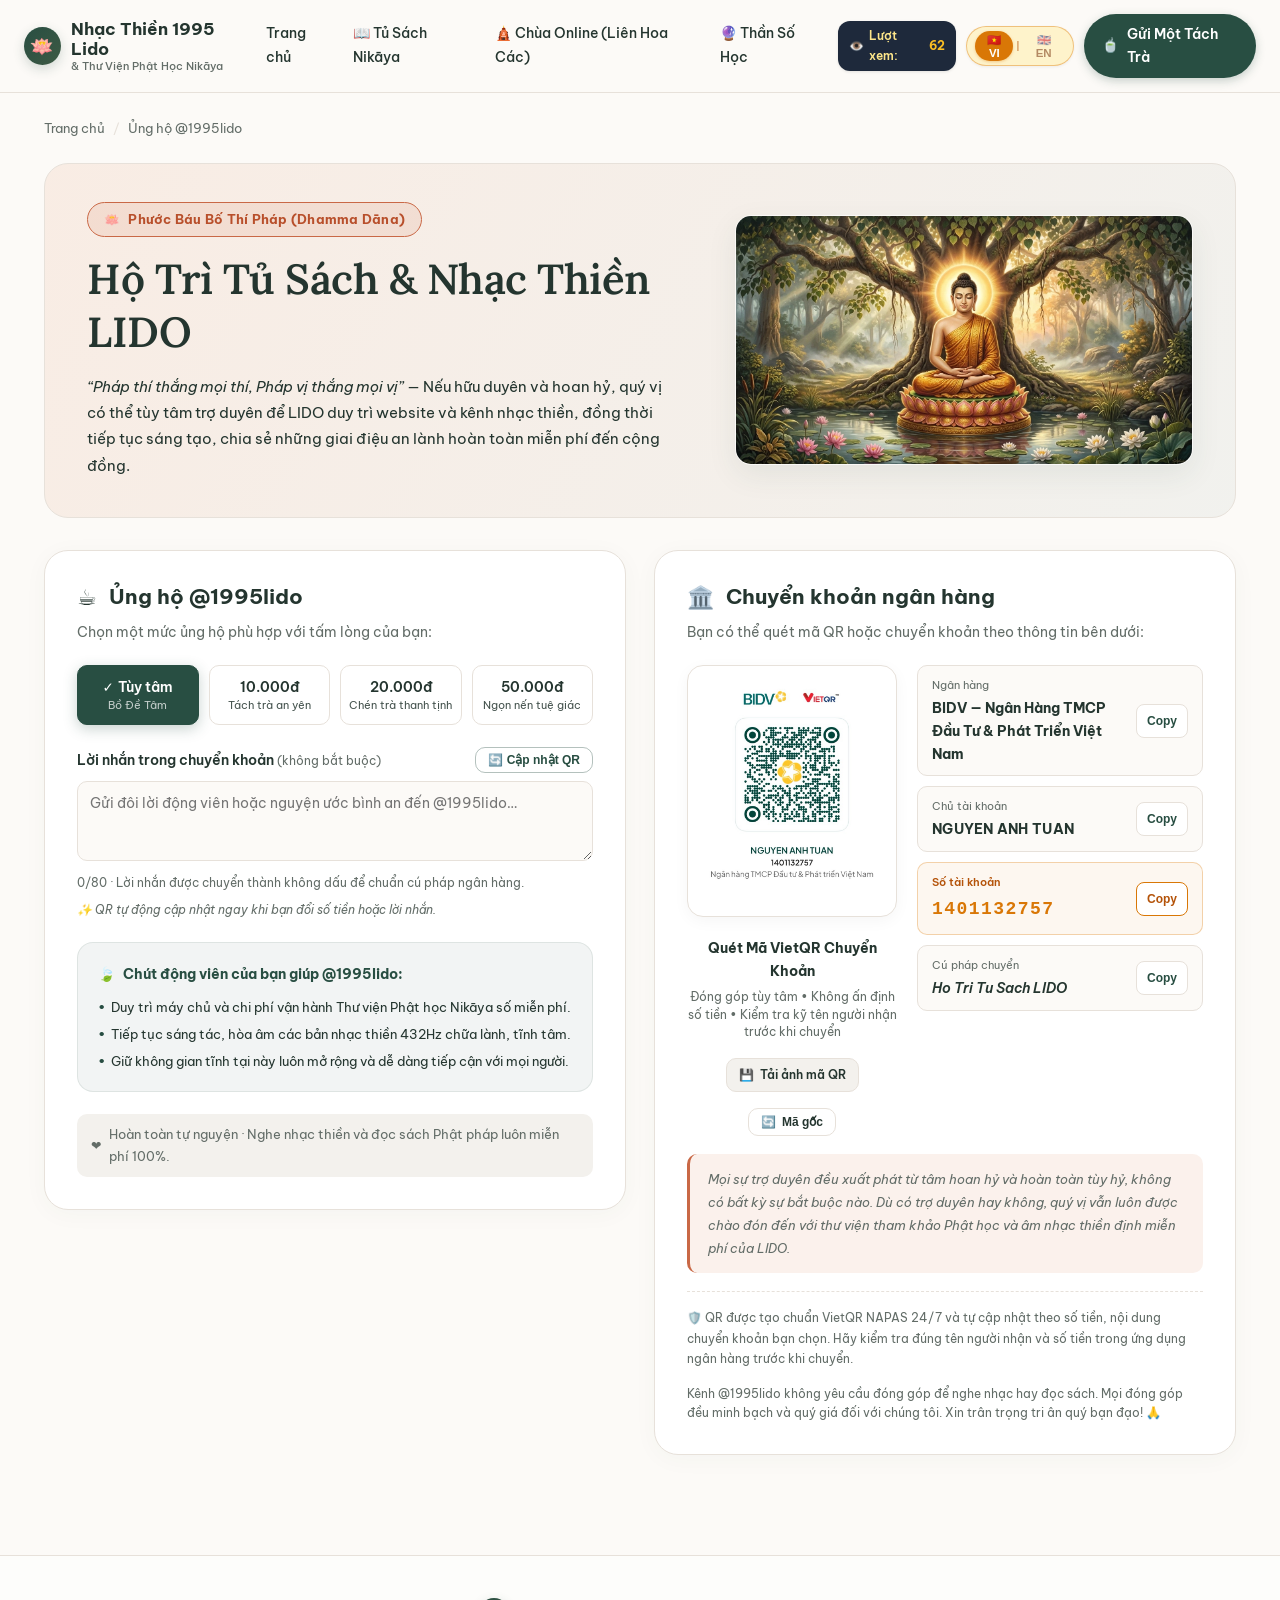
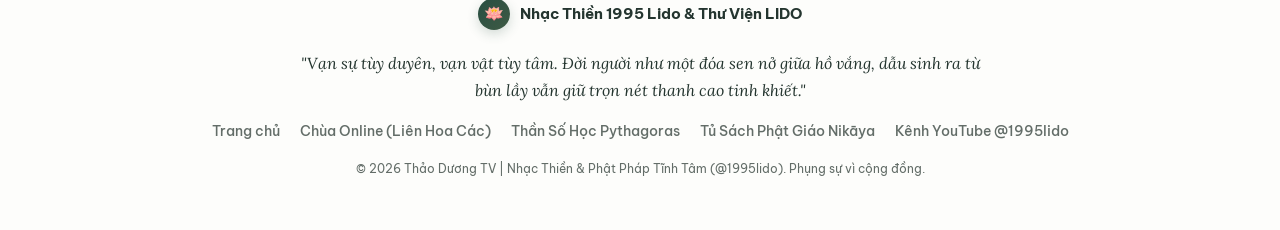
<file: ung-ho.html>
<!doctype html>
<html lang="vi">
<head>
  <meta charset="UTF-8">
  <meta name="viewport" content="width=device-width, initial-scale=1.0">
  <meta name="theme-color" content="#284e42">
  <title>Gửi @1995lido một tách trà ấm | Nhạc Thiền & Thư Viện Phật Học LIDO</title>
  <meta name="description" content="Chút động viên tự nguyện tiếp sức duy trì kênh Nhạc Thiền 432Hz @1995lido và Thư viện Phật học Nikāya LIDO hoàn toàn miễn phí.">
  
  <link rel="preconnect" href="https://fonts.googleapis.com">
  <link rel="preconnect" href="https://fonts.gstatic.com" crossorigin>
  <link href="https://fonts.googleapis.com/css2?family=Be+Vietnam+Pro:ital,wght@0,400;0,500;0,600;0,700;1,400&family=Lora:ital,wght@0,500;0,600;0,700;1,500&display=swap" rel="stylesheet">

  <style>
    :root {
      --color-cream: #FCFAF7;
      --color-ink: #24352F;
      --color-muted: #636D68;
      --color-line: #E7E1DA;
      --color-surface: #FFFFFF;
      --color-soft-surface: #F3F1ED;
      --color-accent: #284E42;
      --color-accent-hover: #1e3b32;
      --color-selected: #F6E1D4;
      --color-gold: #D97706;
      --color-gold-light: #FEF3C7;
      --radius-sm: 10px;
      --radius-md: 16px;
      --radius-lg: 24px;
      --font-body: "Be Vietnam Pro", system-ui, -apple-system, sans-serif;
      --font-serif: "Lora", Georgia, serif;
    }

    * { box-sizing: border-box; margin: 0; padding: 0; }
    html { scroll-behavior: smooth; }
    body {
      background-color: var(--color-cream);
      color: var(--color-ink);
      font-family: var(--font-body);
      font-size: 15px;
      line-height: 1.7;
      -webkit-font-smoothing: antialiased;
      min-height: 100vh;
      display: flex;
      flex-direction: column;
    }

    a { color: var(--color-accent); text-decoration: none; }
    a:hover { text-decoration: underline; }

    /* ================= HEADER ================= */
    .site-header {
      position: sticky;
      top: 0;
      z-index: 50;
      background: rgba(252, 250, 247, 0.94);
      backdrop-filter: blur(10px);
      -webkit-backdrop-filter: blur(10px);
      border-bottom: 1px solid var(--color-line);
      transition: all 0.25s ease;
    }
    .header-inner {
      max-width: 1280px;
      margin: 0 auto;
      padding: 14px 24px;
      display: flex;
      align-items: center;
      justify-content: space-between;
      gap: 16px;
    }
    .brand-logo {
      display: inline-flex;
      align-items: center;
      gap: 10px;
      font-weight: 700;
      font-size: 17px;
      color: var(--color-ink);
      text-decoration: none;
    }
    .brand-logo:hover { text-decoration: none; }
    .brand-icon {
      width: 38px;
      height: 38px;
      border-radius: 50%;
      background: linear-gradient(135deg, #284E42, #3E5A44);
      color: #fff;
      display: grid;
      place-items: center;
      font-size: 19px;
      box-shadow: 0 4px 12px rgba(40, 78, 66, 0.2);
    }
    .brand-name {
      display: flex;
      flex-direction: column;
      line-height: 1.2;
    }
    .brand-name small {
      font-size: 11px;
      font-weight: 500;
      color: var(--color-muted);
    }
    .desktop-nav {
      display: flex;
      align-items: center;
      gap: 22px;
      font-size: 14px;
      font-weight: 500;
    }
    .desktop-nav a {
      color: var(--color-ink);
      transition: color 0.2s;
    }
    .desktop-nav a:hover {
      color: var(--color-accent);
      text-decoration: none;
    }
    .desktop-nav a.active {
      color: var(--color-accent);
      font-weight: 700;
    }
    .header-support-btn {
      display: inline-flex;
      align-items: center;
      gap: 8px;
      padding: 9px 18px;
      border-radius: 999px;
      background: var(--color-accent);
      color: #fff !important;
      font-size: 13.5px;
      font-weight: 600;
      text-decoration: none !important;
      transition: all 0.2s ease;
      box-shadow: 0 3px 10px rgba(40, 78, 66, 0.25);
    }
    .header-support-btn:hover {
      background: var(--color-accent-hover);
      transform: translateY(-1px);
    }

    /* ================= MAIN CONTENT ================= */
    .support-page {
      max-width: 1240px;
      margin: 0 auto;
      padding: 24px 24px 60px;
      flex: 1;
      width: 100%;
    }
    .support-breadcrumb {
      display: flex;
      align-items: center;
      gap: 8px;
      font-size: 13px;
      color: var(--color-muted);
      margin-bottom: 24px;
    }
    .support-breadcrumb a { color: var(--color-muted); }
    .support-breadcrumb span[aria-hidden] { color: var(--color-line); }

    /* ================= HERO CARD ================= */
    .support-hero {
      display: grid;
      grid-template-columns: 1.15fr 0.85fr;
      align-items: center;
      gap: 28px;
      padding: 38px 42px;
      margin-bottom: 32px;
      border-radius: var(--radius-lg);
      background: linear-gradient(120deg, rgba(246, 225, 212, 0.55), rgba(40, 78, 66, 0.05));
      border: 1px solid var(--color-line);
      overflow: hidden;
    }
    .support-eyebrow {
      display: inline-flex;
      align-items: center;
      gap: 8px;
      padding: 6px 16px;
      border-radius: 999px;
      background: rgba(255, 255, 255, 0.85);
      font-size: 12.5px;
      font-weight: 700;
      color: var(--color-accent);
      border: 1px solid rgba(40, 78, 66, 0.12);
      margin-bottom: 16px;
      letter-spacing: 0.02em;
    }
    .badge-terracotta {
      background: rgba(201, 104, 70, 0.12);
      border-color: #c96846;
      color: #b84f2b;
    }
    .support-hero h1 {
      font-family: var(--font-serif);
      font-size: clamp(28px, 3.8vw, 42px);
      font-weight: 600;
      line-height: 1.25;
      color: var(--color-ink);
      margin-bottom: 16px;
      letter-spacing: -0.5px;
    }
    .support-hero p {
      font-size: 15px;
      line-height: 1.85;
      color: var(--color-muted);
      max-width: 580px;
    }
    .support-hero p.donate-quote {
      font-size: 14.5px;
      line-height: 1.8;
      color: var(--color-ink);
    }
    .support-voluntary-note {
      margin-top: 18px;
      padding: 14px 18px;
      background: rgba(246, 225, 212, 0.45);
      border-left: 3px solid #c96846;
      border-radius: var(--radius-sm);
      font-size: 13px;
      line-height: 1.75;
      color: var(--color-muted);
    }
    .support-hero-art {
      width: 100%;
      height: 250px;
      border-radius: var(--radius-md);
      overflow: hidden;
      box-shadow: 0 10px 30px rgba(40, 78, 66, 0.08);
      border: 1px solid rgba(255, 255, 255, 0.6);
    }
    .support-hero-art img {
      width: 100%;
      height: 100%;
      object-fit: cover;
      display: block;
    }

    /* ================= 2-COLUMN GRID ================= */
    .support-grid {
      display: grid;
      grid-template-columns: 1fr 1fr;
      gap: 28px;
      align-items: start;
    }
    .support-panel {
      padding: 32px;
      border-radius: var(--radius-lg);
      border: 1px solid var(--color-line);
      background: var(--color-surface);
      box-shadow: 0 4px 24px rgba(40, 78, 66, 0.035);
    }
    .support-panel h2 {
      display: flex;
      align-items: center;
      gap: 12px;
      font-size: 21px;
      font-weight: 700;
      color: var(--color-ink);
      line-height: 1.3;
    }
    .support-panel-icon {
      font-size: 22px;
    }
    .support-panel > p.panel-sub {
      font-size: 14px;
      line-height: 1.7;
      margin: 10px 0 20px;
      color: var(--color-muted);
    }

    /* AMOUNTS BUTTON GROUP */
    .support-amounts {
      display: grid;
      grid-template-columns: repeat(4, 1fr);
      gap: 10px;
      margin: 20px 0;
    }
    .amount-btn {
      display: flex;
      flex-direction: column;
      align-items: center;
      justify-content: center;
      padding: 12px 6px;
      min-height: 60px;
      border: 1.5px solid var(--color-line);
      border-radius: var(--radius-sm);
      background: var(--color-surface);
      color: var(--color-ink);
      font-family: inherit;
      font-size: 13.5px;
      font-weight: 600;
      cursor: pointer;
      transition: all 0.2s ease;
      position: relative;
    }
    .amount-btn small {
      font-size: 10.5px;
      font-weight: 400;
      opacity: 0.85;
      margin-top: 2px;
    }
    .amount-btn:hover {
      border-color: var(--color-accent);
      background: var(--color-soft-surface);
    }
    .amount-btn.active {
      background: var(--color-accent);
      color: #fff;
      border-color: var(--color-accent);
      box-shadow: 0 4px 14px rgba(40, 78, 66, 0.25);
    }
    .amount-btn.active small {
      color: rgba(255, 255, 255, 0.85);
    }
    .check-icon {
      display: inline-block;
      margin-right: 4px;
    }

    /* CUSTOM AMOUNT INPUT */
    .custom-amount-field {
      display: none;
      margin-bottom: 20px;
      animation: fadeIn 0.2s ease;
    }
    .custom-amount-field.show {
      display: block;
    }
    .custom-amount-field label {
      display: block;
      font-size: 12.5px;
      font-weight: 600;
      color: var(--color-muted);
      margin-bottom: 6px;
    }
    .custom-input-wrap {
      position: relative;
      display: flex;
      align-items: center;
    }
    .custom-input-wrap input {
      width: 100%;
      padding: 12px 64px 12px 14px;
      border: 1.5px solid var(--color-line);
      border-radius: var(--radius-sm);
      font-family: inherit;
      font-size: 16px;
      font-weight: 700;
      color: var(--color-accent);
      background: var(--color-cream);
      outline: none;
      transition: border-color 0.2s;
    }
    .custom-input-wrap input:focus {
      border-color: var(--color-accent);
    }
    .custom-input-wrap span {
      position: absolute;
      right: 14px;
      font-size: 13px;
      font-weight: 600;
      color: var(--color-muted);
      pointer-events: none;
    }

    /* MESSAGE INPUT */
    .support-message {
      margin: 22px 0;
    }
    .support-message-heading {
      display: flex;
      align-items: center;
      justify-content: space-between;
      gap: 10px;
      margin-bottom: 8px;
    }
    .support-message-heading label {
      font-size: 13.5px;
      font-weight: 600;
      color: var(--color-ink);
    }
    .support-message-heading label span {
      font-weight: 400;
      color: var(--color-muted);
      font-size: 12px;
    }
    .support-update-qr {
      padding: 5px 12px;
      font-size: 12px;
      font-weight: 600;
      color: var(--color-accent);
      background: transparent;
      border: 1px solid rgba(40, 78, 66, 0.35);
      border-radius: var(--radius-sm);
      cursor: pointer;
      transition: all 0.2s;
    }
    .support-update-qr:hover {
      background: var(--color-soft-surface);
    }
    .support-field textarea {
      width: 100%;
      padding: 12px;
      border: 1.5px solid var(--color-line);
      border-radius: var(--radius-sm);
      background: var(--color-cream);
      color: var(--color-ink);
      font-family: inherit;
      font-size: 14px;
      resize: vertical;
      min-height: 72px;
      outline: none;
      transition: border-color 0.2s;
    }
    .support-field textarea:focus {
      border-color: var(--color-accent);
    }
    .support-field small {
      display: block;
      margin-top: 6px;
      font-size: 11.5px;
      color: var(--color-muted);
      line-height: 1.5;
    }
    .support-auto-notice {
      font-size: 12px;
      color: var(--color-muted);
      font-style: italic;
      margin-top: 8px;
    }

    /* PURPOSE BOX */
    .support-purpose {
      padding: 20px;
      border-radius: var(--radius-md);
      background: rgba(40, 78, 66, 0.06);
      border: 1px solid rgba(40, 78, 66, 0.1);
      margin: 22px 0;
    }
    .support-purpose h3 {
      display: flex;
      align-items: center;
      gap: 8px;
      font-size: 14px;
      font-weight: 700;
      color: var(--color-accent);
      margin-bottom: 10px;
    }
    .support-purpose ul {
      list-style: none;
      padding: 0;
      display: flex;
      flex-direction: column;
      gap: 6px;
    }
    .support-purpose li {
      font-size: 13px;
      line-height: 1.6;
      color: var(--color-ink);
      display: flex;
      align-items: flex-start;
      gap: 6px;
    }
    .support-purpose li::before {
      content: "•";
      color: var(--color-accent);
      font-weight: 700;
    }

    /* VOLUNTARY DISCLAIMER */
    .support-voluntary {
      display: flex;
      align-items: center;
      gap: 8px;
      font-size: 12.5px;
      color: var(--color-muted);
      padding: 10px 14px;
      border-radius: var(--radius-sm);
      background: var(--color-soft-surface);
    }

    /* ================= BANK PANEL (RIGHT) ================= */
    .support-transfer {
      display: grid;
      grid-template-columns: 210px 1fr;
      gap: 20px;
      margin-top: 20px;
      align-items: start;
    }
    .support-qr {
      text-align: center;
    }
    .qr-frame {
      background: #ffffff;
      padding: 10px;
      border-radius: var(--radius-md);
      border: 1.5px solid var(--color-line);
      box-shadow: 0 4px 16px rgba(0, 0, 0, 0.04);
      display: inline-block;
      width: 100%;
      max-width: 210px;
      position: relative;
    }
    .qr-frame img {
      width: 100%;
      height: auto;
      border-radius: 8px;
      display: block;
      transition: transform 0.2s ease;
    }
    .qr-frame:hover img {
      transform: scale(1.02);
    }
    .qr-amount-pill {
      margin-top: 10px;
      font-size: 13.5px;
      font-weight: 700;
      color: var(--color-accent);
    }
    .btn-download-qr {
      display: inline-flex;
      align-items: center;
      justify-content: center;
      gap: 6px;
      margin-top: 8px;
      padding: 6px 12px;
      border-radius: var(--radius-sm);
      background: var(--color-soft-surface);
      border: 1px solid var(--color-line);
      font-size: 12px;
      font-weight: 600;
      color: var(--color-ink);
      cursor: pointer;
      text-decoration: none !important;
      transition: all 0.2s;
    }
    .btn-download-qr:hover {
      background: var(--color-line);
    }

    /* BANK VALUES LIST */
    .support-bank-details {
      display: flex;
      flex-direction: column;
      gap: 10px;
    }
    .support-bank-value {
      display: flex;
      align-items: center;
      justify-content: space-between;
      gap: 10px;
      padding: 10px 14px;
      border: 1px solid var(--color-line);
      border-radius: var(--radius-sm);
      background: var(--color-cream);
      transition: border-color 0.2s;
    }
    .support-bank-value:hover {
      border-color: rgba(40, 78, 66, 0.35);
    }
    .support-bank-value-info {
      flex: 1;
      min-width: 0;
    }
    .support-bank-value-info small {
      display: block;
      font-size: 11px;
      color: var(--color-muted);
      margin-bottom: 2px;
    }
    .support-bank-value-info strong {
      font-size: 13.5px;
      font-weight: 700;
      color: var(--color-ink);
      display: block;
      overflow-wrap: break-word;
      font-family: var(--font-body);
    }
    .copy-btn {
      display: inline-flex;
      align-items: center;
      justify-content: center;
      gap: 4px;
      min-width: 38px;
      height: 34px;
      padding: 0 10px;
      border: 1px solid var(--color-line);
      border-radius: 8px;
      background: #fff;
      color: var(--color-accent);
      font-size: 12px;
      font-weight: 600;
      cursor: pointer;
      transition: all 0.2s;
      flex-shrink: 0;
    }
    .copy-btn:hover {
      background: var(--color-soft-surface);
      border-color: var(--color-accent);
    }
    .copy-btn.copied {
      background: #10B981;
      color: #fff;
      border-color: #10B981;
    }

    .support-qr-notice {
      font-size: 12px;
      line-height: 1.7;
      color: var(--color-muted);
      margin-top: 18px;
      padding-top: 16px;
      border-top: 1px dashed var(--color-line);
    }
    .support-note {
      font-size: 12px;
      color: var(--color-muted);
      margin-top: 14px;
      line-height: 1.6;
    }

    /* TOAST ALERT */
    #toast {
      position: fixed;
      bottom: 28px;
      left: 50%;
      transform: translateX(-50%) translateY(100px);
      background: #10223D;
      color: #fff;
      padding: 12px 24px;
      border-radius: 999px;
      font-size: 13.5px;
      font-weight: 600;
      box-shadow: 0 8px 30px rgba(0, 0, 0, 0.25);
      z-index: 999;
      opacity: 0;
      pointer-events: none;
      transition: all 0.3s cubic-bezier(0.16, 1, 0.3, 1);
      display: flex;
      align-items: center;
      gap: 8px;
    }
    #toast.show {
      transform: translateX(-50%) translateY(0);
      opacity: 1;
    }

    /* ================= FOOTER ================= */
    .site-footer {
      border-top: 1px solid var(--color-line);
      background: rgba(255, 255, 255, 0.6);
      padding: 42px 24px 50px;
      margin-top: 40px;
    }
    .footer-inner {
      max-width: 1240px;
      margin: 0 auto;
      text-align: center;
      display: flex;
      flex-direction: column;
      align-items: center;
      gap: 16px;
    }
    .footer-quote {
      font-family: var(--font-serif);
      font-style: italic;
      color: var(--color-ink);
      font-size: 16px;
      max-width: 680px;
    }
    .footer-links {
      display: flex;
      flex-wrap: wrap;
      justify-content: center;
      gap: 20px;
      font-size: 13.5px;
      font-weight: 500;
    }
    .footer-links a {
      color: var(--color-muted);
    }
    .footer-links a:hover {
      color: var(--color-accent);
    }
    .footer-copy {
      font-size: 12px;
      color: var(--color-muted);
    }

    /* ================= RESPONSIVE ================= */
    @media (max-width: 960px) {
      .support-hero {
        grid-template-columns: 1fr;
        padding: 28px 24px;
        gap: 20px;
      }
      .support-hero-art {
        height: 200px;
      }
      .support-grid {
        grid-template-columns: 1fr;
      }
      .support-transfer {
        grid-template-columns: 200px 1fr;
      }
      .desktop-nav {
        display: none;
      }
    }
    @media (max-width: 600px) {
      .support-page {
        padding: 16px 16px 40px;
      }
      .support-panel {
        padding: 22px 18px;
      }
      .support-amounts {
        grid-template-columns: repeat(2, 1fr);
      }
      .support-transfer {
        grid-template-columns: 1fr;
      }
      .support-qr {
        max-width: 220px;
        margin: 0 auto;
      }
    }

    @keyframes fadeIn {
      from { opacity: 0; transform: translateY(-4px); }
      to { opacity: 1; transform: translateY(0); }
    }
  </style>
</head>
<body>

  <!-- ================= HEADER ================= -->
  <header class="site-header">
    <div class="header-inner">
      <a class="brand-logo" href="index.html" aria-label="Trang chủ Nhạc Thiền 1995 Lido">
        <div class="brand-icon">🪷</div>
        <div class="brand-name">
          <span>Nhạc Thiền 1995 Lido</span>
          <small>&amp; Thư Viện Phật Học Nikāya</small>
        </div>
      </a>

      <nav class="desktop-nav" aria-label="Điều hướng">
        <a href="index.html" data-i18n="nav_home">Trang chủ</a>
        <a href="kinh-sach.html" data-i18n="nav_suttas">📖 Tủ Sách Nikāya</a>
        <a href="chua-online.html" data-i18n="nav_temple">🛕 Chùa Online (Liên Hoa Các)</a>
        <a href="than-so-hoc.html" data-i18n="nav_numerology">🔮 Thần Số Học</a>
      </nav>

      <div style="display:flex;align-items:center;gap:10px;">
        <!-- Badge Lượt Xem Header -->
        <div class="header-visitor-pill" style="display:inline-flex;align-items:center;gap:5px;padding:5px 11px;border-radius:12px;background:#1E293B;color:#FDE68A;font-size:12px;font-weight:600;box-shadow:0 1px 3px rgba(0,0,0,0.1);" title="Tổng lượt xem Thư Viện LIDO">
          <span style="font-size:12px">👁️</span>
          <span class="lido-visitor-count-label" data-i18n="views_label">Lượt xem:</span>
          <span class="lido-visitor-count-val font-mono" style="font-weight:700;color:#FBBF24">55</span>
        </div>

        <!-- Language Switcher Button -->
        <button type="button" class="lido-lang-switcher-btn" onclick="toggleLidoLanguage()" title="Chuyển đổi ngôn ngữ / Switch language">
          <span class="lido-lang-opt lido-lang-vi active">🇻🇳 VI</span>
          <span class="lido-lang-sep">|</span>
          <span class="lido-lang-opt lido-lang-en">🇬🇧 EN</span>
        </button>

        <a class="header-support-btn" href="ung-ho.html" aria-label="Ủng hộ kênh">
          <span>🍵</span>
          <span data-i18n="btn_support_tea">Gửi một tách trà</span>
        </a>
      </div>
    </div>
  </header>

  <!-- ================= MAIN CONTENT ================= -->
  <main class="support-page" id="noi-dung">
    
    <!-- BREADCRUMB -->
    <nav class="support-breadcrumb" aria-label="Đường dẫn">
      <a href="index.html">Trang chủ</a>
      <span aria-hidden="true">/</span>
      <span>Ủng hộ @1995lido</span>
    </nav>

    <!-- HERO BANNER -->
    <header class="support-hero">
      <div class="support-hero-copy">
        <div class="support-eyebrow badge-terracotta">
          <span>🪷</span>
          <span>Phước Báu Bố Thí Pháp (Dhamma Dāna)</span>
        </div>
        <h1>Hộ Trì Tủ Sách &amp; Nhạc Thiền LIDO</h1>
        <p class="donate-quote">
          <em>“Pháp thí thắng mọi thí, Pháp vị thắng mọi vị”</em> — Nếu hữu duyên và hoan hỷ, quý vị có thể tùy tâm trợ duyên để LIDO duy trì website và kênh nhạc thiền, đồng thời tiếp tục sáng tạo, chia sẻ những giai điệu an lành hoàn toàn miễn phí đến cộng đồng.
        </p>
      </div>

      <picture class="support-hero-art">
        <img src="assets/buddha_shakyamuni_serene.webp" 
             alt="Đức Phật Thích Ca Mâu Ni uy nghi tọa thiền dưới cội Bồ Đề thanh tịnh." 
             loading="eager"
             onerror="this.src='assets/buddha_temple_lotus.png'">
      </picture>
    </header>

    <!-- 2-COLUMN SUPPORT GRID -->
    <div class="support-grid">
      
      <!-- CỘT 1: CHỌN MỨC ỦNG HỘ & LỜI NHẮN -->
      <section class="support-panel" aria-labelledby="support-choose">
        <h2 id="support-choose">
          <span class="support-panel-icon">☕</span>
          <span>Ủng hộ @1995lido</span>
        </h2>
        <p class="panel-sub">Chọn một mức ủng hộ phù hợp với tấm lòng của bạn:</p>

        <!-- 4 NÚT MỨC TIỀN -->
        <div class="support-amounts" role="group" aria-label="Mức ủng hộ">
          <button type="button" class="amount-btn active" onclick="selectAmount(null, this)">
            <span><span class="check-icon">✓</span>Tùy tâm</span>
            <small>Bồ Đề Tâm</small>
          </button>
          <button type="button" class="amount-btn" onclick="selectAmount(10000, this)">
            <span>10.000đ</span>
            <small>Tách trà an yên</small>
          </button>
          <button type="button" class="amount-btn" onclick="selectAmount(20000, this)">
            <span>20.000đ</span>
            <small>Chén trà thanh tịnh</small>
          </button>
          <button type="button" class="amount-btn" onclick="selectAmount(50000, this)">
            <span>50.000đ</span>
            <small>Ngọn nến tuệ giác</small>
          </button>
        </div>

        <!-- Ô NHẬP SỐ TIỀN TÙY TÂM (KHI CHỌN TÙY TÂM) -->
        <div id="custom-amount-box" class="custom-amount-field">
          <label for="custom-amount-input">Số tiền ủng hộ tùy tâm (VNĐ)</label>
          <div class="custom-input-wrap">
            <input type="number" id="custom-amount-input" min="1000" max="100000000" step="5000" 
                   placeholder="Ví dụ: 30000, 100000..." oninput="handleCustomAmountInput(this.value)">
            <span>VNĐ</span>
          </div>
          <small style="color:var(--color-muted);font-size:11.5px;display:block;margin-top:4px">
            Có thể nhập từ 1.000đ đến 100.000.000đ hoặc để trống và nhập trực tiếp trong app ngân hàng.
          </small>
        </div>

        <!-- LỜI NHẮN CHUYỂN KHOẢN -->
        <div class="support-message">
          <div class="support-message-heading">
            <label for="support-message-input">
              Lời nhắn trong chuyển khoản <span>(không bắt buộc)</span>
            </label>
            <button type="button" class="support-update-qr" onclick="refreshQR()">
              🔄 Cập nhật QR
            </button>
          </div>

          <div class="support-field">
            <textarea id="support-message-input" maxlength="80" rows="3" 
                      placeholder="Gửi đôi lời động viên hoặc nguyện ước bình an đến @1995lido…" 
                      oninput="handleMessageChange(this.value)"></textarea>
            <small id="support-message-help">
              <span id="char-count">0</span>/80 · Lời nhắn được chuyển thành không dấu để chuẩn cú pháp ngân hàng.
            </small>
          </div>

          <p class="support-auto-notice">
            ✨ QR tự động cập nhật ngay khi bạn đổi số tiền hoặc lời nhắn.
          </p>
        </div>

        <!-- MỤC ĐÍCH SỬ DỤNG GÓP SỨC -->
        <div class="support-purpose">
          <h3>
            <span>🍃</span>
            <span>Chút động viên của bạn giúp @1995lido:</span>
          </h3>
          <ul>
            <li>Duy trì máy chủ và chi phí vận hành Thư viện Phật học Nikāya số miễn phí.</li>
            <li>Tiếp tục sáng tác, hòa âm các bản nhạc thiền 432Hz chữa lành, tĩnh tâm.</li>
            <li>Giữ không gian tĩnh tại này luôn mở rộng và dễ dàng tiếp cận với mọi người.</li>
          </ul>
        </div>

        <!-- CAM KẾT HOÀN TOÀN TỰ NGUYỆN -->
        <p class="support-voluntary">
          <span>❤️</span>
          <span>Hoàn toàn tự nguyện · Nghe nhạc thiền và đọc sách Phật pháp luôn miễn phí 100%.</span>
        </p>
      </section>

      <!-- CỘT 2: CHUYỂN KHOẢN NGÂN HÀNG & VIETQR -->
      <section class="support-panel" aria-labelledby="support-bank">
        <h2 id="support-bank">
          <span class="support-panel-icon">🏛️</span>
          <span>Chuyển khoản ngân hàng</span>
        </h2>
        <p class="panel-sub">Bạn có thể quét mã QR hoặc chuyển khoản theo thông tin bên dưới:</p>

        <div class="support-transfer">
          
          <!-- KHUNG MÃ QR -->
          <div class="support-qr">
            <div class="qr-frame">
              <img id="vietqr-img" 
                   src="assets/bidv_qr.png" 
                   alt="Mã QR Chuyển Khoản Ủng Hộ BIDV NGUYEN ANH TUAN" 
                   loading="eager">
            </div>
            
            <div style="font-size:14px;font-weight:700;color:var(--color-ink);margin-top:12px">
              Quét Mã VietQR Chuyển Khoản
            </div>
            <div id="qr-amount-display" style="font-size:11.5px;color:var(--color-muted);line-height:1.5;margin-top:4px">
              Đóng góp tùy tâm • Không ấn định số tiền • Kiểm tra kỹ tên người nhận trước khi chuyển
            </div>

            <div style="display:flex;gap:8px;justify-content:center;margin-top:10px;flex-wrap:wrap">
              <a id="btn-save-qr" href="assets/bidv_qr.png" download="bidv-1401132757-nguyen-anh-tuan.png" class="btn-download-qr" onclick="downloadQRCode(event)">
                <span>💾</span>
                <span>Tải ảnh mã QR</span>
              </a>
              <button type="button" class="btn-download-qr" onclick="resetToOfficialQR()" style="background:#fff">
                <span>🔄</span>
                <span>Mã gốc</span>
              </button>
            </div>
          </div>

          <!-- CHI TIẾT TÀI KHOẢN VỚI NÚT COPY -->
          <div class="support-bank-details">
            
            <!-- Ngân hàng -->
            <div class="support-bank-value">
              <div class="support-bank-value-info">
                <small>Ngân hàng</small>
                <strong id="val-bank-name">BIDV — Ngân Hàng TMCP Đầu Tư &amp; Phát Triển Việt Nam</strong>
              </div>
              <button type="button" class="copy-btn" onclick="copyText('BIDV', 'Mã ngân hàng BIDV', this)" title="Sao chép">
                <span>Copy</span>
              </button>
            </div>

            <!-- Chủ tài khoản -->
            <div class="support-bank-value">
              <div class="support-bank-value-info">
                <small>Chủ tài khoản</small>
                <strong id="val-account-holder" style="letter-spacing:0.02em">NGUYEN ANH TUAN</strong>
              </div>
              <button type="button" class="copy-btn" onclick="copyText(BANK_CONFIG.accountHolder, 'Tên chủ tài khoản', this)" title="Sao chép">
                <span>Copy</span>
              </button>
            </div>

            <!-- Số tài khoản -->
            <div class="support-bank-value" style="background:rgba(217,119,6,0.06);border-color:rgba(217,119,6,0.3)">
              <div class="support-bank-value-info">
                <small style="color:#b45309;font-weight:600">Số tài khoản</small>
                <strong id="val-account-number" style="font-family:monospace;font-size:18px;color:#d97706;font-weight:800;letter-spacing:0.08em">1401132757</strong>
              </div>
              <button type="button" class="copy-btn" style="border-color:#d97706;color:#b45309;background:#fff" onclick="copyText(BANK_CONFIG.accountNumber, 'Số tài khoản', this)" title="Sao chép">
                <span>Copy</span>
              </button>
            </div>

            <!-- Cú pháp chuyển khoản -->
            <div class="support-bank-value">
              <div class="support-bank-value-info">
                <small>Cú pháp chuyển</small>
                <strong id="val-memo" style="font-style:italic;font-weight:600">Ho Tri Tu Sach LIDO</strong>
              </div>
              <button type="button" class="copy-btn" onclick="copyCurrentMemo(this)" title="Sao chép cú pháp">
                <span>Copy</span>
              </button>
            </div>

            <!-- Số tiền ủng hộ (ẩn khi tùy tâm, hiện khi chọn mức) -->
            <div class="support-bank-value" id="val-amount-row" style="display:none">
              <div class="support-bank-value-info">
                <small>Số tiền ủng hộ</small>
                <strong id="val-amount" style="color:var(--color-accent)">Tùy tâm</strong>
              </div>
              <button type="button" class="copy-btn" onclick="copyCurrentAmount(this)" title="Sao chép số tiền">
                <span>Copy</span>
              </button>
            </div>

          </div>
        </div>

        <div class="support-voluntary-note">
          <em>Mọi sự trợ duyên đều xuất phát từ tâm hoan hỷ và hoàn toàn tùy hỷ, không có bất kỳ sự bắt buộc nào. Dù có trợ duyên hay không, quý vị vẫn luôn được chào đón đến với thư viện tham khảo Phật học và âm nhạc thiền định miễn phí của LIDO.</em>
        </div>

        <p class="support-qr-notice">
          🛡️ QR được tạo chuẩn VietQR NAPAS 24/7 và tự cập nhật theo số tiền, nội dung chuyển khoản bạn chọn. Hãy kiểm tra đúng tên người nhận và số tiền trong ứng dụng ngân hàng trước khi chuyển.
        </p>

        <p class="support-note">
          Kênh @1995lido không yêu cầu đóng góp để nghe nhạc hay đọc sách. Mọi đóng góp đều minh bạch và quý giá đối với chúng tôi. Xin trân trọng tri ân quý bạn đạo! 🙏
        </p>

      </section>

    </div>
  </main>

  <!-- ================= FOOTER ================= -->
  <footer class="site-footer">
    <div class="footer-inner">
      <div class="brand-logo" style="margin-bottom:4px">
        <div class="brand-icon" style="width:32px;height:32px;font-size:16px">🪷</div>
        <span style="font-size:15px">Nhạc Thiền 1995 Lido &amp; Thư Viện LIDO</span>
      </div>
      
      <p class="footer-quote">
        "Vạn sự tùy duyên, vạn vật tùy tâm. Đời người như một đóa sen nở giữa hồ vắng, dẫu sinh ra từ bùn lầy vẫn giữ trọn nét thanh cao tinh khiết."
      </p>

      <div class="footer-links">
        <a href="index.html">Trang chủ</a>
        <a href="chua-online.html">Chùa Online (Liên Hoa Các)</a>
        <a href="than-so-hoc.html">Thần Số Học Pythagoras</a>
        <a href="https://tuanweb2026.github.io/lido-buddhist-library/" target="_blank" rel="noopener">Tủ Sách Phật Giáo Nikāya</a>
        <a href="https://www.youtube.com/@1995lido" target="_blank" rel="noopener">Kênh YouTube @1995lido</a>
      </div>

      <div class="footer-copy">
        © 2026 Thảo Dương TV | Nhạc Thiền &amp; Phật Pháp Tĩnh Tâm (@1995lido). Phụng sự vì cộng đồng.
      </div>
    </div>
  </footer>

  <!-- TOAST NOTIFICATION -->
  <div id="toast" role="status" aria-live="polite">
    <span>✓</span>
    <span id="toast-text">Đã sao chép vào bộ nhớ tạm!</span>
  </div>

  <!-- ================= SCRIPTS ================= -->
  <script>
    // Cấu hình ngân hàng chính xác của bạn (BIDV - NGUYEN ANH TUAN)
    var BANK_CONFIG = {
      bankId: "BIDV",
      bankName: "BIDV — Ngân Hàng TMCP Đầu Tư & Phát Triển Việt Nam",
      accountNumber: "1401132757",
      accountHolder: "NGUYEN ANH TUAN",
      defaultPrefix: "Ho Tri Tu Sach LIDO"
    };

    // Luôn ưu tiên thông tin chính thức đã cấu hình
    try {
      localStorage.setItem('lido_custom_bank', JSON.stringify(BANK_CONFIG));
    } catch (e) {}

    var currentAmount = null; // Mặc định Tùy tâm để hiển thị ngay ảnh QR gốc chuẩn của tác giả
    var currentCustomAmount = null;
    var userMessage = "";

    // Xóa dấu tiếng Việt cho nội dung chuyển khoản
    function removeVietnameseTones(str) {
      if (!str) return "";
      return str.normalize("NFD")
        .replace(/[\u0300-\u036f]/g, "")
        .replace(/đ/g, "d")
        .replace(/Đ/g, "D")
        .replace(/[^a-zA-Z0-9 ]/g, " ")
        .replace(/\s+/g, " ")
        .trim()
        .slice(0, 80);
    }

    function computeMemo() {
      var clean = removeVietnameseTones(userMessage);
      if (clean) {
        return (BANK_CONFIG.defaultPrefix + " " + clean.toUpperCase()).slice(0, 50);
      }
      return BANK_CONFIG.defaultPrefix;
    }

    function formatVND(amt) {
      if (amt === null || amt === undefined) return "Tùy tâm";
      return amt.toLocaleString('vi-VN') + " đ";
    }

    function updateUI() {
      var amt = (currentAmount === null) ? currentCustomAmount : currentAmount;
      var memo = computeMemo();

      // Cập nhật text hiển thị
      document.getElementById('val-bank-name').textContent = BANK_CONFIG.bankName;
      document.getElementById('val-account-holder').textContent = BANK_CONFIG.accountHolder;
      document.getElementById('val-account-number').textContent = BANK_CONFIG.accountNumber;
      document.getElementById('val-memo').textContent = memo;

      var amtRow = document.getElementById('val-amount-row');
      var qrAmtDisplay = document.getElementById('qr-amount-display');
      var img = document.getElementById('vietqr-img');
      var btnSave = document.getElementById('btn-save-qr');

      // Khi chọn Tùy tâm (không chỉ định số tiền và không có lời nhắn tùy chỉnh), hiển thị trực tiếp ảnh BIDV QR gốc từ thư viện của bạn
      if (!amt && !userMessage) {
        if (amtRow) amtRow.style.display = 'none';
        if (qrAmtDisplay) {
          qrAmtDisplay.textContent = 'Đóng góp tùy tâm • Không ấn định số tiền • Kiểm tra kỹ tên người nhận trước khi chuyển';
        }
        img.src = 'assets/bidv_qr.png';
        if (btnSave) {
          btnSave.href = 'assets/bidv_qr.png';
          btnSave.download = 'bidv-1401132757-nguyen-anh-tuan.png';
        }
      } else {
        if (amtRow) {
          amtRow.style.display = 'flex';
          document.getElementById('val-amount').textContent = amt ? formatVND(amt) : "Tùy tâm";
        }
        if (qrAmtDisplay) {
          qrAmtDisplay.textContent = amt 
            ? 'Số tiền: ' + formatVND(amt) + ' • Quét mã để ứng dụng ngân hàng điền tự động' 
            : 'Đóng góp tùy tâm • Nội dung: ' + memo;
        }
        var amtParam = (amt && amt >= 1000) ? "&amount=" + amt : "";
        var qrUrl = "https://img.vietqr.io/image/" + BANK_CONFIG.bankId + "-" + BANK_CONFIG.accountNumber + "-compact2.png"
                  + "?accountName=" + encodeURIComponent(BANK_CONFIG.accountHolder)
                  + "&addInfo=" + encodeURIComponent(memo)
                  + amtParam;
        img.src = qrUrl;
        if (btnSave) {
          btnSave.href = qrUrl;
          btnSave.download = 'vietqr-bidv-1401132757.png';
        }
      }
    }

    function resetToOfficialQR() {
      currentAmount = null;
      currentCustomAmount = null;
      userMessage = '';
      var inpMsg = document.getElementById('support-message-input');
      if (inpMsg) inpMsg.value = '';
      var charCount = document.getElementById('char-count');
      if (charCount) charCount.textContent = '0';
      var customBox = document.getElementById('custom-amount-box');
      if (customBox) {
        customBox.classList.remove('show');
        var inp = document.getElementById('custom-amount-input');
        if (inp) inp.value = '';
      }

      var btns = document.querySelectorAll('.amount-btn');
      btns.forEach(function(b, idx) {
        b.classList.remove('active');
        var check = b.querySelector('.check-icon');
        if (check) check.remove();
        if (idx === 0) {
          b.classList.add('active');
          var span = b.querySelector('span');
          if (span && !span.querySelector('.check-icon')) {
            span.insertAdjacentHTML('afterbegin', '<span class="check-icon">✓</span>');
          }
        }
      });

      updateUI();
      showToast('Đã phục hồi Mã QR BIDV chính thức của Tủ Sách LIDO 🙏');
    }

    function selectAmount(amt, btn) {
      currentAmount = amt;
      
      // Cập nhật class nút
      var btns = document.querySelectorAll('.amount-btn');
      btns.forEach(function(b) {
        b.classList.remove('active');
        var check = b.querySelector('.check-icon');
        if (check) check.remove();
      });

      btn.classList.add('active');
      var span = btn.querySelector('span');
      if (span && !span.querySelector('.check-icon')) {
        span.insertAdjacentHTML('afterbegin', '<span class="check-icon">✓</span>');
      }

      // Xử lý ô tùy tâm
      var customBox = document.getElementById('custom-amount-box');
      if (amt === null) {
        customBox.classList.add('show');
        var inp = document.getElementById('custom-amount-input');
        inp.focus();
        if (inp.value && parseInt(inp.value, 10) > 0) {
          currentCustomAmount = parseInt(inp.value, 10);
        } else {
          currentCustomAmount = null;
        }
      } else {
        customBox.classList.remove('show');
      }

      updateUI();
    }

    function handleCustomAmountInput(val) {
      var n = parseInt(val, 10);
      if (!isNaN(n) && n >= 1000 && n <= 100000000) {
        currentCustomAmount = n;
      } else {
        currentCustomAmount = null;
      }
      updateUI();
    }

    function handleMessageChange(val) {
      userMessage = val;
      document.getElementById('char-count').textContent = val.length;
      updateUI();
    }

    function refreshQR() {
      updateUI();
      showToast("✨ Đã làm mới mã QR!");
    }

    // Sao chép vào bộ nhớ tạm
    function copyText(txt, label, btn) {
      if (!txt) return;
      navigator.clipboard.writeText(txt).then(function() {
        showToast("Đã sao chép: " + txt);
        if (btn) {
          var oldText = btn.innerHTML;
          btn.innerHTML = "✓ Đã chép";
          btn.classList.add('copied');
          setTimeout(function() {
            btn.innerHTML = oldText;
            btn.classList.remove('copied');
          }, 2000);
        }
      }).catch(function() {
        showToast("Vui lòng chọn và sao chép thủ công: " + txt);
      });
    }

    function copyCurrentAmount(btn) {
      var amt = (currentAmount === null) ? currentCustomAmount : currentAmount;
      if (amt && amt > 0) {
        copyText(String(amt), "Số tiền", btn);
      } else {
        showToast("Chưa chọn số tiền cụ thể.");
      }
    }

    function copyCurrentMemo(btn) {
      var memo = computeMemo();
      copyText(memo, "Nội dung chuyển khoản", btn);
    }

    function showToast(msg) {
      var toast = document.getElementById('toast');
      var txt = document.getElementById('toast-text');
      txt.textContent = msg;
      toast.classList.add('show');
      setTimeout(function() {
        toast.classList.remove('show');
      }, 2600);
    }

    function downloadQRCode(e) {
      e.preventDefault();
      var img = document.getElementById('vietqr-img');
      var a = document.createElement('a');
      a.href = img.src;
      a.download = "vietqr-ung-ho-1995lido.png";
      a.target = "_blank";
      document.body.appendChild(a);
      a.click();
      document.body.removeChild(a);
      showToast("Đang tải ảnh mã QR xuống máy...");
    }

    // Khởi tạo lần đầu
    updateUI();
  </script>
  <script src="js/i18n.js"></script>
  <script src="js/tracker.js"></script>
</body>
</html>
</file>
<file: css/style.css>
/* ==========================================================================
   LIDO BUDDHIST LIBRARY 3D — DESIGN SYSTEM & STYLESHEET
   Palette: Deep Forest Green (#08140e), Jade (#0f382c), Antique Gold (#d4af37),
            Ivory (#f9f6f0), Charcoal (#111714), Mist Grey (#8a9e94)
   Target Hardware: MacBook Pro 2018 (Intel x86_64, Chrome, Retina display)
   ========================================================================== */

:root {
  --bg-deep: #060e0a;
  --bg-forest: #0a1711;
  --bg-card: rgba(14, 28, 22, 0.75);
  --bg-card-hover: rgba(18, 38, 30, 0.9);
  --bg-panel: rgba(10, 20, 16, 0.88);
  
  --primary-gold: #d4af37;
  --gold-glow: #f5d77f;
  --gold-dark: #8c6d1f;
  --gold-soft: rgba(212, 175, 55, 0.15);
  
  --jade-accent: #1b4d3e;
  --jade-light: #2d7a64;
  --jade-glow: rgba(45, 122, 100, 0.35);
  
  --text-ivory: #faf7f0;
  --text-body: #e2ede7;
  --text-muted: #9eb2a7;
  
  --border-gold: rgba(212, 175, 55, 0.3);
  --border-subtle: rgba(212, 175, 55, 0.12);
  --border-highlight: rgba(212, 175, 55, 0.6);
  
  --radius-sm: 8px;
  --radius-md: 14px;
  --radius-lg: 22px;
  --radius-pill: 9999px;
  
  --shadow-card: 0 16px 36px rgba(0, 0, 0, 0.55);
  --shadow-gold: 0 0 25px rgba(212, 175, 55, 0.25);
  --font-serif: 'Cinzel', 'Noto Serif', serif;
  --font-sans: 'Plus Jakarta Sans', -apple-system, BlinkMacSystemFont, "Segoe UI", Roboto, sans-serif;
  
  --header-height: 72px;
  --transition-smooth: all 0.3s cubic-bezier(0.16, 1, 0.3, 1);
}

/* Reset & Base */
*, *::before, *::after {
  box-sizing: border-box;
  margin: 0;
  padding: 0;
}

html {
  scroll-behavior: smooth;
  scroll-padding-top: calc(var(--header-height) + 24px);
  font-size: 16px;
  background-color: var(--bg-deep);
  color: var(--text-body);
}

body {
  font-family: var(--font-sans);
  background-color: var(--bg-deep);
  line-height: 1.65;
  overflow-x: hidden;
  -webkit-font-smoothing: antialiased;
  -moz-osx-font-smoothing: grayscale;
}

/* Accessible Skip Navigation Link */
.skip-link {
  position: absolute;
  top: -60px;
  left: 20px;
  background: var(--primary-gold);
  color: #060e0a;
  font-weight: 700;
  font-size: 0.95rem;
  padding: 10px 20px;
  border-radius: var(--radius-sm);
  z-index: 999999;
  box-shadow: 0 4px 16px rgba(0, 0, 0, 0.7);
  transition: top 0.2s cubic-bezier(0.16, 1, 0.3, 1);
  text-decoration: none;
}
.skip-link:focus, .skip-link:focus-visible {
  top: 16px;
  outline: 3px solid #ffffff;
  outline-offset: 2px;
}

/* Screen Reader Only Utility */
.sr-only {
  position: absolute !important;
  width: 1px !important;
  height: 1px !important;
  padding: 0 !important;
  margin: -1px !important;
  overflow: hidden !important;
  clip: rect(0, 0, 0, 0) !important;
  white-space: nowrap !important;
  border: 0 !important;
}

a {
  color: inherit;
  text-decoration: none;
  transition: var(--transition-smooth);
}

button {
  font-family: inherit;
  cursor: pointer;
  border: none;
  background: none;
}

/* Accessible focus ring (WCAG 2.2 AAA standard) */
a:focus-visible, button:focus-visible, input:focus-visible, [tabindex="0"]:focus-visible {
  outline: 2px solid var(--primary-gold) !important;
  outline-offset: 3px !important;
  box-shadow: 0 0 0 4px rgba(212, 175, 55, 0.25) !important;
}

/* Typography */
h1, h2, h3, h4, .font-serif {
  font-family: var(--font-serif);
  color: var(--text-ivory);
  letter-spacing: 0.02em;
  font-weight: 600;
}

.text-gold {
  color: var(--primary-gold);
}

.text-gradient-gold {
  background: linear-gradient(135deg, #fceda8 0%, #d4af37 60%, #aa8421 100%);
  -webkit-background-clip: text;
  -webkit-text-fill-color: transparent;
}

/* Container */
.container {
  width: 100%;
  max-width: 1280px;
  margin: 0 auto;
  padding: 0 24px;
}

/* ==========================================================================
   NAVIGATION BAR
   ========================================================================== */
.site-nav {
  position: fixed;
  top: 0;
  left: 0;
  width: 100%;
  height: var(--header-height);
  background: rgba(6, 14, 10, 0.85);
  backdrop-filter: blur(16px);
  -webkit-backdrop-filter: blur(16px);
  border-bottom: 1px solid var(--border-subtle);
  z-index: 1000;
  display: flex;
  align-items: center;
  transition: var(--transition-smooth);
}

.site-nav.scrolled {
  background: rgba(5, 12, 8, 0.95);
  box-shadow: 0 10px 30px rgba(0, 0, 0, 0.7);
  border-bottom-color: var(--border-gold);
}

.nav-container {
  display: flex;
  align-items: center;
  justify-content: space-between;
  width: 100%;
}

.brand-logo {
  display: flex;
  align-items: center;
  gap: 16px;
  text-decoration: none;
}

.brand-icon-emblem {
  width: 52px;
  height: 52px;
  border-radius: 50%;
  background: radial-gradient(circle, #1a2a20 0%, #111a14 100%);
  border: 1.5px solid rgba(229, 195, 120, 0.7);
  display: flex;
  align-items: center;
  justify-content: center;
  font-size: 26px;
  box-shadow: 0 0 16px rgba(229, 195, 120, 0.25);
  flex-shrink: 0;
}

.brand-text {
  display: flex;
  flex-direction: column;
  gap: 2px;
}

.brand-title {
  font-family: 'Cinzel', serif;
  font-size: 1.75rem;
  font-weight: 800;
  letter-spacing: 0.14em;
  color: #F7E7C4;
  line-height: 1.05;
  text-transform: uppercase;
}

.brand-tagline {
  font-family: 'Plus Jakarta Sans', sans-serif;
  font-size: 0.76rem;
  font-weight: 600;
  color: #9AAEA2;
  letter-spacing: 0.14em;
  text-transform: uppercase;
  white-space: nowrap;
}

.main-navigation-wrapper {
  display: flex;
  align-items: center;
  gap: 22px;
}

/* Visitor Counter Pill matching exact design */
.visitor-counter-pill {
  display: inline-flex;
  align-items: center;
  gap: 8px;
  background: rgba(32, 38, 30, 0.95);
  border: 1.5px solid #735C32;
  padding: 5px 16px;
  border-radius: var(--radius-pill);
  font-size: 0.88rem;
  font-weight: 700;
  color: #FFFFFF;
  box-shadow: 0 2px 10px rgba(0, 0, 0, 0.4);
  white-space: nowrap;
}

.visitor-counter-pill .counter-label {
  color: #FFFFFF;
  font-weight: 700;
  display: inline-flex;
  align-items: center;
  gap: 4px;
}

.visitor-counter-pill span.num {
  color: #E5C378;
  font-family: 'Cinzel', serif;
  font-weight: 800;
  font-size: 1.05rem;
  letter-spacing: 0.04em;
}

.nav-links {
  display: flex;
  align-items: center;
  gap: 28px;
  list-style: none;
}

.nav-link {
  font-size: 0.92rem;
  font-weight: 500;
  color: var(--text-body);
  position: relative;
  padding: 8px 4px;
}

.nav-link::after {
  content: '';
  position: absolute;
  bottom: 0;
  left: 0;
  width: 0;
  height: 2px;
  background: var(--primary-gold);
  transition: width 0.3s ease;
}

.nav-link:hover, .nav-link.active {
  color: var(--primary-gold);
}

.nav-link:hover::after, .nav-link.active::after {
  width: 100%;
}

.nav-actions {
  display: flex;
  align-items: center;
  gap: 14px;
}

.btn-nav-action {
  padding: 8px 18px;
  border-radius: var(--radius-pill);
  font-size: 0.85rem;
  font-weight: 600;
  display: inline-flex;
  align-items: center;
  gap: 8px;
  transition: var(--transition-smooth);
}

.btn-outline-gold {
  border: 1px solid var(--border-gold);
  color: var(--primary-gold);
  background: rgba(212, 175, 55, 0.05);
}

.btn-outline-gold:hover {
  background: var(--primary-gold);
  color: var(--bg-deep);
  box-shadow: var(--shadow-gold);
}

.btn-solid-gold {
  background: linear-gradient(135deg, #d4af37, #997316);
  color: #060e0a;
  border: 1px solid var(--primary-gold);
}

.btn-solid-gold:hover {
  filter: brightness(1.15);
  box-shadow: 0 0 20px rgba(212, 175, 55, 0.4);
  transform: translateY(-1px);
}

/* Original Terracotta Style for Hộ Trì Chánh Pháp Button */
.btn-primary-terracotta {
  background: linear-gradient(135deg, #B85B38 0%, #873E23 100%);
  border: 1px solid rgba(229, 195, 120, 0.35);
  color: #FFFFFF !important;
  padding: 9px 22px;
  border-radius: var(--radius-pill);
  font-size: 0.88rem;
  font-weight: 700;
  display: inline-flex;
  align-items: center;
  gap: 8px;
  box-shadow: 0 6px 18px rgba(184, 91, 56, 0.35);
  transition: var(--transition-smooth);
  text-decoration: none;
  cursor: pointer;
}

.btn-primary-terracotta:hover {
  transform: translateY(-2px);
  box-shadow: 0 8px 24px rgba(184, 91, 56, 0.55);
  filter: brightness(1.12);
  color: #FFFFFF !important;
}

/* Mobile Toggle */
.menu-toggle {
  display: none;
  flex-direction: column;
  gap: 5px;
  background: none;
  padding: 8px;
}

.menu-toggle span {
  display: block;
  width: 24px;
  height: 2px;
  background-color: var(--primary-gold);
  transition: var(--transition-smooth);
}

/* ==========================================================================
   KHU VỰC 1: CỔNG VÀO KHÔNG GIAN PHẬT GIÁO 3D (HERO SECTION)
   ========================================================================== */
.hero-section {
  position: relative;
  min-height: 100vh;
  display: flex;
  align-items: center;
  padding-top: var(--header-height);
  overflow: hidden;
  background: radial-gradient(circle at 65% 50%, rgba(15, 56, 44, 0.4) 0%, rgba(6, 14, 10, 0.95) 75%);
}

.webgl-container {
  position: absolute;
  top: 0;
  left: 0;
  width: 100%;
  height: 100%;
  z-index: 1;
  pointer-events: auto;
}

.webgl-container canvas, #three-canvas {
  width: 100% !important;
  height: 100% !important;
  max-width: none !important;
  display: block;
}

.hero-overlay {
  position: relative;
  z-index: 2;
  width: 100%;
  pointer-events: none; /* Allows interacting with 3D canvas behind empty spaces */
}

.hero-grid {
  display: flex;
  flex-direction: column;
  justify-content: space-between;
  min-height: calc(100vh - var(--header-height));
  padding: 16px 0 20px 0;
  gap: 16px;
  position: relative;
  z-index: 5;
}

/* Slim Compact Top Bar (Takes less than 1/15th screen height) */
.hero-top-bar {
  pointer-events: auto;
  display: flex;
  align-items: center;
  justify-content: space-between;
  background: rgba(6, 14, 10, 0.7);
  border: 1px solid var(--border-gold);
  border-radius: var(--radius-pill);
  padding: 8px 20px;
  backdrop-filter: blur(16px);
  -webkit-backdrop-filter: blur(16px);
  box-shadow: 0 8px 25px rgba(0, 0, 0, 0.5);
  max-width: 960px;
  margin: 0 auto;
  width: 100%;
}

.top-bar-left {
  display: flex;
  align-items: center;
  gap: 10px;
}

.top-bar-left .pulse-dot {
  width: 8px;
  height: 8px;
  border-radius: 50%;
  background: var(--primary-gold);
  box-shadow: 0 0 10px var(--primary-gold);
  animation: pulse-glow 2s infinite ease-in-out;
}

.top-bar-title {
  font-size: 0.88rem;
  color: var(--gold-glow);
  letter-spacing: 0.04em;
  font-weight: 600;
}

.top-bar-actions {
  display: flex;
  align-items: center;
  gap: 10px;
}

.btn-info-pill {
  padding: 5px 14px;
  border-radius: var(--radius-pill);
  font-size: 0.8rem;
  font-weight: 600;
  color: var(--text-body);
  background: rgba(255, 255, 255, 0.06);
  border: 1px solid var(--border-subtle);
  cursor: pointer;
  display: inline-flex;
  align-items: center;
  gap: 6px;
  transition: var(--transition-smooth);
}

.btn-info-pill:hover {
  background: var(--gold-soft);
  color: var(--primary-gold);
  border-color: var(--primary-gold);
}

.btn-info-pill.gold {
  background: linear-gradient(135deg, #d4af37, #997316);
  color: #060e0a;
  border: none;
}

/* Expandable Drawer Modal */
.hero-quote-drawer {
  pointer-events: auto;
  max-width: 720px;
  margin: 0 auto;
  background: rgba(10, 20, 16, 0.94);
  border: 1px solid var(--primary-gold);
  border-radius: var(--radius-md);
  padding: 18px 24px;
  backdrop-filter: blur(20px);
  box-shadow: 0 20px 45px rgba(0, 0, 0, 0.8);
  animation: fadeInDown 0.3s ease;
}

@keyframes fadeInDown {
  from { opacity: 0; transform: translateY(-10px); }
  to { opacity: 1; transform: translateY(0); }
}

.btn-close-drawer {
  background: rgba(255, 255, 255, 0.08);
  border: 1px solid var(--border-subtle);
  color: var(--text-muted);
  font-size: 0.75rem;
  padding: 4px 10px;
  border-radius: var(--radius-pill);
  cursor: pointer;
}

.btn-close-drawer:hover {
  color: var(--text-ivory);
  border-color: var(--border-gold);
}

/* Hero Dynamic Spatial Ambient Layer */
.hero-spatial-bg {
  position: absolute;
  inset: 0;
  background-size: cover;
  background-position: center;
  filter: blur(28px) brightness(0.25);
  transform: scale(1.1);
  transition: background-image 1.2s cubic-bezier(0.16, 1, 0.3, 1);
  z-index: 0;
}

/* 3D Labyrinth Slim Dock (Takes less than 15% height, leaving 85% completely clear) */
/* 3D Labyrinth Ultra-Slim Dock (Shrunk by 50% height, strictly under 10% screen height) */
.labyrinth-hero-card {
  pointer-events: auto;
  background: rgba(6, 12, 9, 0.82);
  border: 1px solid var(--border-gold);
  border-radius: var(--radius-pill);
  padding: 8px 18px;
  backdrop-filter: blur(18px);
  -webkit-backdrop-filter: blur(18px);
  box-shadow: 0 14px 30px rgba(0, 0, 0, 0.8), 0 0 20px rgba(212, 175, 55, 0.2);
  width: 95%;
  max-width: 900px;
  margin: 0 auto;
  position: relative;
  overflow: hidden;
  display: flex;
  flex-direction: column;
  gap: 6px;
}

/* 10s Auto Progress Bar */
.timer-bar-track {
  position: absolute;
  top: 0;
  left: 0;
  width: 100%;
  height: 3px;
  background: rgba(255, 255, 255, 0.08);
}

.timer-bar-progress {
  height: 100%;
  width: 0%;
  background: linear-gradient(90deg, #d4af37, #ffe082);
  box-shadow: 0 0 8px #ffe082;
  transition: width 0.05s linear;
}

/* Row 1: Title, Site Badge and Counter on a single elegant row */
.labyrinth-meta-header {
  display: flex;
  align-items: center;
  justify-content: space-between;
  gap: 12px;
  margin-bottom: 0;
}

.meta-header-left {
  display: flex;
  align-items: center;
  gap: 10px;
  min-width: 0;
  flex: 1;
}

.badge-site-holy {
  background: rgba(212, 175, 55, 0.15);
  border: 1px solid var(--border-gold);
  color: var(--gold-glow);
  padding: 3px 10px;
  border-radius: var(--radius-pill);
  font-size: 0.72rem;
  font-weight: 600;
  letter-spacing: 0.03em;
  white-space: nowrap;
}

.labyrinth-title {
  font-size: 0.88rem;
  font-weight: 600;
  color: var(--text-ivory);
  margin-bottom: 0;
  white-space: nowrap;
  overflow: hidden;
  text-overflow: ellipsis;
}

.counter-tag {
  font-family: monospace;
  font-size: 0.78rem;
  color: var(--primary-gold);
  font-weight: 700;
  white-space: nowrap;
}

/* Row 2: 5 Holy Sites Tabs & Nav Controls on a single horizontal row */
.labyrinth-ctrl-row {
  display: flex;
  align-items: center;
  justify-content: space-between;
  gap: 10px;
  border-top: 1px solid rgba(212, 175, 55, 0.1);
  padding-top: 5px;
}

.holy-sites-selector {
  display: flex;
  align-items: center;
  gap: 5px;
  margin-bottom: 0;
  padding-top: 0;
  border-top: none;
  overflow-x: auto;
}

.site-pill-btn {
  background: rgba(255, 255, 255, 0.04);
  border: 1px solid var(--border-subtle);
  border-radius: var(--radius-pill);
  color: var(--text-body);
  padding: 3px 10px;
  font-size: 0.72rem;
  white-space: nowrap;
  cursor: pointer;
  transition: var(--transition-smooth);
}

.site-pill-btn:hover, .site-pill-btn.active {
  background: var(--gold-soft);
  border-color: var(--primary-gold);
  color: var(--primary-gold);
  font-weight: 600;
  box-shadow: 0 0 10px rgba(212, 175, 55, 0.25);
}

/* Labyrinth Controls Nav Group */
.labyrinth-nav-group {
  display: flex;
  align-items: center;
  gap: 6px;
  flex-shrink: 0;
}

.btn-ctrl-nav {
  background: rgba(255, 255, 255, 0.06);
  border: 1px solid var(--border-subtle);
  color: var(--gold-glow);
  padding: 3px 10px;
  border-radius: var(--radius-pill);
  font-size: 0.75rem;
  font-weight: 600;
  cursor: pointer;
  display: inline-flex;
  align-items: center;
  gap: 4px;
  transition: var(--transition-smooth);
}

.btn-ctrl-nav:hover {
  background: var(--primary-gold);
  color: #060e0a;
}

.btn-auto-toggle {
  background: rgba(212, 175, 55, 0.12);
  border: 1px solid var(--border-gold);
  color: var(--primary-gold);
  padding: 3px 11px;
  border-radius: var(--radius-pill);
  font-size: 0.72rem;
  font-weight: 600;
  cursor: pointer;
  white-space: nowrap;
  transition: var(--transition-smooth);
}

.btn-auto-toggle.active {
  background: var(--primary-gold);
  color: #060e0a;
  box-shadow: 0 0 12px rgba(212, 175, 55, 0.35);
}

/* Fallback card if WebGL not supported */
.webgl-fallback {
  display: none;
  position: absolute;
  inset: 0;
  background: url('../assets/bodhgaya_1.jpg') center/cover no-repeat;
  filter: brightness(0.65);
  z-index: 0;
}

/* ==========================================================================
   KHU VỰC TRÍ TUỆ: LỜI VÀNG PHẬT DẠY & TRIẾT LÝ TỈNH THỨC (ZEN QUOTES CAROUSEL)
   ========================================================================== */
.zen-quotes-section {
  padding: 60px 0 80px 0;
  background: linear-gradient(180deg, #060e0a 0%, #0a140f 50%, #040906 100%);
  position: relative;
  z-index: 10;
}

.zen-quotes-intro {
  font-size: 1.05rem;
  color: #D6E0D9;
  max-width: 860px;
  margin: 0 auto 2.5rem;
  text-align: center;
  line-height: 1.85;
}

.zen-carousel-wrapper {
  max-width: 920px;
  margin: 0 auto;
  background: rgba(18, 28, 22, 0.85);
  border: 1px solid rgba(212, 175, 55, 0.3);
  border-radius: 20px;
  padding: 2.2rem 2.6rem;
  box-shadow: 0 15px 45px rgba(0, 0, 0, 0.6);
  backdrop-filter: blur(14px);
  position: relative;
  transition: transform 0.3s ease, box-shadow 0.3s ease, border-color 0.3s ease;
}

.zen-carousel-wrapper:hover {
  border-color: rgba(212, 175, 55, 0.55);
  box-shadow: 0 20px 50px rgba(0, 0, 0, 0.75), 0 0 20px rgba(212, 175, 55, 0.15);
}

.zen-carousel-cat-tabs {
  display: flex;
  flex-wrap: wrap;
  gap: 8px;
  margin-bottom: 1.5rem;
  padding-bottom: 1rem;
  border-bottom: 1px solid rgba(212, 175, 55, 0.18);
}

.zen-tab-btn {
  background: rgba(12, 16, 14, 0.7);
  border: 1px solid rgba(229, 195, 120, 0.28);
  color: #A3AFA7;
  font-size: 0.82rem;
  font-weight: 600;
  padding: 6px 14px;
  border-radius: 99px;
  cursor: pointer;
  transition: all 0.25s ease;
}

.zen-tab-btn:hover {
  color: #E5C378;
  border-color: #E5C378;
}

.zen-tab-btn.active {
  background: #E5C378;
  color: #0C100E;
  border-color: #E5C378;
  font-weight: 700;
  box-shadow: 0 0 14px rgba(229, 195, 120, 0.4);
}

.zen-carousel-header {
  display: flex;
  justify-content: space-between;
  align-items: center;
  margin-bottom: 1.5rem;
  border-bottom: 1px dashed rgba(229, 195, 120, 0.25);
  padding-bottom: 1rem;
}

.zen-carousel-tag {
  display: inline-flex;
  align-items: center;
  gap: 8px;
  background: rgba(229, 195, 120, 0.12);
  border: 1px solid rgba(229, 195, 120, 0.4);
  color: #F5DE98;
  font-size: 0.82rem;
  font-weight: 700;
  padding: 6px 16px;
  border-radius: 99px;
  letter-spacing: 0.04em;
}

.zen-carousel-controls {
  display: flex;
  align-items: center;
  gap: 12px;
}

.zen-carousel-counter {
  font-size: 0.85rem;
  font-weight: 700;
  color: #A3AFA7;
  letter-spacing: 0.08em;
  min-width: 55px;
  text-align: center;
}

.zen-carousel-btn {
  background: rgba(12, 16, 14, 0.7);
  border: 1px solid rgba(229, 195, 120, 0.35);
  color: #E5C378;
  width: 36px;
  height: 36px;
  border-radius: 50%;
  cursor: pointer;
  display: flex;
  align-items: center;
  justify-content: center;
  font-size: 13px;
  transition: all 0.25s ease;
}

.zen-carousel-btn:hover {
  background: #E5C378;
  color: #0C100E;
  border-color: #E5C378;
  transform: scale(1.08);
}

.zen-btn-random {
  font-size: 15px;
  background: rgba(229, 195, 120, 0.15);
  border-color: rgba(229, 195, 120, 0.4);
}

.zen-carousel-card {
  position: relative;
  min-height: 110px;
  display: flex;
  flex-direction: column;
  justify-content: center;
  padding: 10px 0;
}

.zen-quote-marks {
  font-family: 'Cinzel', serif;
  font-size: 4.5rem;
  line-height: 1;
  color: #E5C378;
  opacity: 0.2;
  position: absolute;
  top: -1.4rem;
  left: -0.6rem;
  pointer-events: none;
}

.zen-quote-text {
  font-family: 'Playfair Display', Georgia, serif;
  font-style: italic;
  font-size: 1.25rem;
  line-height: 1.85;
  color: #FBF7EE;
  position: relative;
  z-index: 1;
  margin: 0;
  text-align: center;
  transition: opacity 0.3s ease, transform 0.3s ease;
}

.zen-quote-meta {
  margin-top: 1.4rem;
  display: flex;
  flex-wrap: wrap;
  align-items: center;
  gap: 8px 16px;
  justify-content: center;
}

.quote-source-badge {
  font-size: 0.76rem;
  letter-spacing: 0.08em;
  text-transform: uppercase;
  color: #E5C378;
  font-weight: 700;
  background: rgba(229, 195, 120, 0.12);
  padding: 4px 12px;
  border-radius: 6px;
  border: 1px solid rgba(229, 195, 120, 0.25);
}

.quote-author-name {
  font-size: 0.85rem;
  color: #A3AFA7;
  font-weight: 500;
}

.zen-carousel-progress-box {
  margin-top: 1.8rem;
  height: 4px;
  width: 100%;
  background: rgba(229, 195, 120, 0.15);
  border-radius: 99px;
  overflow: hidden;
}

.zen-carousel-progress-bar {
  height: 100%;
  width: 1%;
  background: linear-gradient(90deg, #C96846, #E5C378);
  transition: width 0.35s ease;
}

/* ==========================================================================
   KHU VỰC 2: TỦ SÁCH PHẬT PHÁP (SACRED SCRIPTURE LIBRARY)
   ========================================================================== */
.section-wrapper {
  padding: 100px 0;
  position: relative;
}

.section-bg-darker {
  background-color: #040906;
}

.section-header {
  text-align: center;
  max-width: 780px;
  margin: 0 auto 50px auto;
}

.section-subtitle {
  font-size: 0.85rem;
  text-transform: uppercase;
  letter-spacing: 0.12em;
  color: var(--primary-gold);
  margin-bottom: 12px;
  display: block;
}

.section-title {
  font-size: 2.4rem;
  line-height: 1.25;
  margin-bottom: 18px;
}

.section-desc {
  font-size: 1.05rem;
  color: var(--text-muted);
  line-height: 1.6;
}

/* Library Toolbar */
.library-toolbar {
  display: flex;
  flex-wrap: wrap;
  align-items: center;
  justify-content: space-between;
  gap: 20px;
  margin-bottom: 40px;
  background: var(--bg-card);
  border: 1px solid var(--border-subtle);
  padding: 16px 24px;
  border-radius: var(--radius-lg);
  backdrop-filter: blur(12px);
}

.library-filters {
  display: flex;
  flex-wrap: wrap;
  gap: 10px;
}

.filter-btn {
  padding: 8px 18px;
  border-radius: var(--radius-pill);
  font-size: 0.86rem;
  font-weight: 500;
  color: var(--text-body);
  background: rgba(255, 255, 255, 0.03);
  border: 1px solid var(--border-subtle);
  transition: var(--transition-smooth);
}

.filter-btn:hover {
  border-color: var(--border-gold);
  color: var(--primary-gold);
}

.filter-btn.active {
  background: var(--primary-gold);
  color: #060e0a;
  border-color: var(--primary-gold);
  font-weight: 600;
  box-shadow: 0 4px 15px rgba(212, 175, 55, 0.3);
}

.library-search-box {
  position: relative;
  min-width: 280px;
}

.search-input {
  width: 100%;
  padding: 10px 16px 10px 42px;
  background: rgba(0, 0, 0, 0.4);
  border: 1px solid var(--border-subtle);
  border-radius: var(--radius-pill);
  color: var(--text-ivory);
  font-size: 0.9rem;
  transition: var(--transition-smooth);
}

.search-input:focus {
  border-color: var(--primary-gold);
  box-shadow: 0 0 12px rgba(212, 175, 55, 0.2);
}

.search-icon {
  position: absolute;
  left: 16px;
  top: 50%;
  transform: translateY(-50%);
  color: var(--text-muted);
  font-size: 0.95rem;
  pointer-events: none;
}

/* Books Grid */
.books-grid {
  display: grid;
  grid-template-columns: repeat(auto-fill, minmax(320px, 1fr));
  gap: 30px;
}

.book-card {
  background: var(--bg-card);
  border: 1px solid var(--border-subtle);
  border-radius: var(--radius-md);
  overflow: hidden;
  transition: var(--transition-smooth);
  display: flex;
  flex-direction: column;
  position: relative;
  box-shadow: var(--shadow-card);
  backdrop-filter: blur(10px);
}

.book-card:hover {
  transform: translateY(-6px);
  border-color: var(--border-gold);
  box-shadow: 0 20px 40px rgba(0, 0, 0, 0.6), var(--shadow-gold);
  background: var(--bg-card-hover);
}

.book-cover-wrap {
  position: relative;
  width: 100%;
  height: 220px;
  overflow: hidden;
  background: #020503;
}

.book-cover-img {
  width: 100%;
  height: 100%;
  object-fit: cover;
  transition: transform 0.6s cubic-bezier(0.16, 1, 0.3, 1);
}

.book-card:hover .book-cover-img {
  transform: scale(1.05);
}

.book-badge {
  position: absolute;
  top: 14px;
  left: 14px;
  background: rgba(6, 14, 10, 0.88);
  border: 1px solid var(--border-gold);
  color: var(--gold-glow);
  padding: 4px 12px;
  border-radius: var(--radius-pill);
  font-size: 0.75rem;
  font-weight: 600;
  letter-spacing: 0.03em;
  backdrop-filter: blur(8px);
}

.book-card-body {
  padding: 24px;
  display: flex;
  flex-direction: column;
  flex-grow: 1;
}

.book-category-tag {
  font-size: 0.78rem;
  color: var(--primary-gold);
  text-transform: uppercase;
  letter-spacing: 0.06em;
  margin-bottom: 8px;
  display: block;
}

.book-title {
  font-size: 1.25rem;
  line-height: 1.35;
  margin-bottom: 8px;
  color: var(--text-ivory);
}

.book-meta {
  font-size: 0.85rem;
  color: var(--text-muted);
  margin-bottom: 14px;
}

.book-summary {
  font-size: 0.9rem;
  color: var(--text-body);
  line-height: 1.6;
  margin-bottom: 22px;
  flex-grow: 1;
  display: -webkit-box;
  -webkit-line-clamp: 3;
  -webkit-box-orient: vertical;
  overflow: hidden;
}

.book-footer {
  display: flex;
  align-items: center;
  justify-content: space-between;
  border-top: 1px solid var(--border-subtle);
  padding-top: 16px;
  font-size: 0.85rem;
}

.book-source-link {
  color: var(--text-muted);
  display: inline-flex;
  align-items: center;
  gap: 4px;
}

.btn-read-book {
  background: var(--gold-soft);
  color: var(--primary-gold);
  border: 1px solid var(--border-gold);
  padding: 7px 16px;
  border-radius: var(--radius-pill);
  font-weight: 600;
  display: inline-flex;
  align-items: center;
  gap: 6px;
  transition: var(--transition-smooth);
}

.btn-read-book:hover {
  background: var(--primary-gold);
  color: #060e0a;
}

/* Empty State */
.library-empty-state {
  grid-column: 1 / -1;
  text-align: center;
  padding: 60px 20px;
  background: var(--bg-card);
  border: 1px dashed var(--border-gold);
  border-radius: var(--radius-lg);
}

.library-empty-state p {
  font-size: 1.1rem;
  color: var(--text-muted);
  margin-top: 10px;
}

/* ==========================================================================
   KHU VỰC 3: THIỀN VIỆN TRỰC TUYẾN VÀ NHẠC THIỀN LIDO
   ========================================================================== */
.zen-meditation-ambient {
  background: radial-gradient(circle at 50% 30%, rgba(27, 77, 62, 0.3) 0%, rgba(4, 9, 6, 0.98) 70%);
  position: relative;
  overflow: hidden;
}

.videos-grid {
  display: grid;
  grid-template-columns: repeat(auto-fit, minmax(360px, 1fr));
  gap: 32px;
  margin-bottom: 50px;
}

.video-card {
  background: var(--bg-card);
  border: 1px solid var(--border-subtle);
  border-radius: var(--radius-md);
  overflow: hidden;
  box-shadow: var(--shadow-card);
  transition: var(--transition-smooth);
}

.video-card:hover {
  border-color: var(--border-gold);
  transform: translateY(-4px);
  box-shadow: 0 16px 36px rgba(0, 0, 0, 0.7);
}

.video-player-container {
  position: relative;
  width: 100%;
  padding-top: 56.25%; /* 16:9 Aspect Ratio */
  background: #000;
}

.video-player-container iframe {
  position: absolute;
  top: 0;
  left: 0;
  width: 100%;
  height: 100%;
  border: none;
}

.video-placeholder {
  position: absolute;
  inset: 0;
  background-size: cover;
  background-position: center;
  display: flex;
  flex-direction: column;
  align-items: center;
  justify-content: center;
  cursor: pointer;
  background-color: #07120c;
}

.video-placeholder::before {
  content: '';
  position: absolute;
  inset: 0;
  background: rgba(0, 0, 0, 0.45);
  transition: background 0.3s ease;
}

.video-placeholder:hover::before {
  background: rgba(0, 0, 0, 0.25);
}

.btn-play-trigger {
  position: relative;
  z-index: 2;
  width: 64px;
  height: 64px;
  border-radius: 50%;
  background: var(--primary-gold);
  color: #060e0a;
  display: flex;
  align-items: center;
  justify-content: center;
  font-size: 22px;
  box-shadow: 0 0 25px rgba(212, 175, 55, 0.7);
  transition: var(--transition-smooth);
}

.video-placeholder:hover .btn-play-trigger {
  transform: scale(1.15);
  box-shadow: 0 0 35px rgba(212, 175, 55, 0.9);
}

.video-card-body {
  padding: 24px;
}

.video-meta-bar {
  display: flex;
  align-items: center;
  justify-content: space-between;
  font-size: 0.8rem;
  color: var(--primary-gold);
  margin-bottom: 10px;
}

.video-title {
  font-size: 1.18rem;
  line-height: 1.4;
  margin-bottom: 12px;
}

.video-desc {
  font-size: 0.88rem;
  color: var(--text-muted);
  line-height: 1.6;
}

.health-disclaimer-box {
  background: rgba(212, 175, 55, 0.05);
  border: 1px solid var(--border-subtle);
  border-radius: var(--radius-md);
  padding: 20px 28px;
  max-width: 900px;
  margin: 0 auto;
  text-align: center;
  font-size: 0.85rem;
  color: var(--text-muted);
  line-height: 1.6;
}

/* ==========================================================================
   KHU VỰC 4: HỘ TRÌ CHÁNH PHÁP (DHARMA PATRONAGE)
   ========================================================================== */
.zen-section-alt {
  background: radial-gradient(circle at 50% 50%, rgba(13, 21, 17, 0.6) 0%, #080D0A 90%);
}

.badge {
  display: inline-flex;
  align-items: center;
  gap: 6px;
  padding: 5px 14px;
  border-radius: 99px;
  font-size: 11px;
  font-weight: 700;
  letter-spacing: 0.1em;
  text-transform: uppercase;
}

.badge-terracotta {
  background: rgba(201, 104, 70, 0.18);
  border: 1px solid #c96846;
  color: #F7B59D;
}

.badge-gold {
  background: rgba(229, 195, 120, 0.15);
  border: 1px solid var(--primary-gold);
  color: var(--gold-glow);
}

.donate-luxury-box {
  position: relative;
  z-index: 1;
  background: linear-gradient(135deg, rgba(28, 39, 33, 0.82) 0%, rgba(17, 26, 21, 0.88) 100%);
  border: 1px solid rgba(229, 195, 120, 0.35);
  border-radius: 24px;
  padding: 48px;
  display: grid;
  grid-template-columns: 1.2fr 0.8fr;
  gap: 45px;
  align-items: center;
  box-shadow: 0 25px 60px rgba(0, 0, 0, 0.75), 0 0 50px rgba(229, 195, 120, 0.12);
  backdrop-filter: blur(16px);
}

.donate-title {
  font-family: var(--font-serif);
  font-size: clamp(28px, 3.5vw, 40px);
  margin: 0.5rem 0 1.25rem;
  color: #FFFDF9;
  text-shadow: 0 2px 15px rgba(0, 0, 0, 0.6);
}

.donate-desc {
  font-size: 14.5px;
  color: #E2EAE5;
  line-height: 1.85;
  margin-bottom: 2rem;
}

.bank-meta-card {
  background: rgba(12, 18, 15, 0.75);
  border: 1px solid rgba(229, 195, 120, 0.3);
  border-radius: 16px;
  padding: 22px 26px;
  margin-bottom: 1.5rem;
  box-shadow: 0 8px 24px rgba(0, 0, 0, 0.4);
  backdrop-filter: blur(8px);
}

.bank-row {
  display: flex;
  justify-content: space-between;
  padding: 10px 0;
  border-bottom: 1px solid rgba(229, 195, 120, 0.1);
  font-size: 13.5px;
}

.bank-row:last-child {
  border-bottom: none;
}

.bank-row-label {
  color: #A6B4AC;
}

.bank-row-val {
  font-weight: 700;
  color: #FFFDF9;
}

/* VietQR Box */
.qr-box-inner {
  background: linear-gradient(145deg, rgba(16, 24, 20, 0.85) 0%, rgba(10, 16, 13, 0.92) 100%);
  border: 1px solid rgba(229, 195, 120, 0.35);
  border-radius: 20px;
  padding: 28px;
  text-align: center;
  box-shadow: 0 16px 40px rgba(0, 0, 0, 0.6), 0 0 30px rgba(229, 195, 120, 0.15);
  backdrop-filter: blur(12px);
}

.qr-poster-img {
  width: 100%;
  max-width: 280px;
  border-radius: 12px;
  margin-bottom: 1rem;
  box-shadow: 0 10px 30px rgba(0, 0, 0, 0.6), 0 0 20px rgba(229, 195, 120, 0.2);
}

/* QR & Bank Card */
.support-bank-card {
  background: var(--bg-panel);
  border: 1px solid var(--border-gold);
  border-radius: var(--radius-lg);
  padding: 36px 30px;
  box-shadow: 0 25px 50px rgba(0, 0, 0, 0.7), var(--shadow-gold);
  text-align: center;
  backdrop-filter: blur(16px);
  position: relative;
}

.qr-code-wrapper {
  background: #ffffff;
  padding: 14px;
  border-radius: var(--radius-md);
  display: inline-block;
  margin-bottom: 24px;
  box-shadow: 0 8px 24px rgba(0, 0, 0, 0.4);
}

.qr-code-img {
  width: 200px;
  height: 200px;
  display: block;
  object-fit: contain;
}

.bank-details {
  display: flex;
  flex-direction: column;
  gap: 12px;
  text-align: left;
  background: rgba(0, 0, 0, 0.35);
  padding: 18px 20px;
  border-radius: var(--radius-md);
  border: 1px solid var(--border-subtle);
}

.bank-row {
  display: flex;
  justify-content: space-between;
  align-items: center;
  font-size: 0.88rem;
}

.bank-label {
  color: var(--text-muted);
}

.bank-val {
  font-weight: 600;
  color: var(--text-ivory);
  font-family: monospace;
  font-size: 0.98rem;
}

.bank-val.highlight {
  color: var(--primary-gold);
}

/* ==========================================================================
   FOOTER
   ========================================================================== */
.site-footer {
  background: #020604;
  border-top: 1px solid var(--border-subtle);
  padding: 60px 0 30px 0;
  font-size: 0.88rem;
  color: var(--text-muted);
}

.footer-grid {
  display: grid;
  grid-template-columns: 1.5fr 1fr 1fr;
  gap: 40px;
  margin-bottom: 40px;
}

.footer-brand p {
  margin-top: 14px;
  line-height: 1.6;
  max-width: 400px;
}

.footer-heading {
  font-size: 1rem;
  color: var(--primary-gold);
  margin-bottom: 16px;
  text-transform: uppercase;
  letter-spacing: 0.06em;
}

.footer-links-list {
  list-style: none;
  display: flex;
  flex-direction: column;
  gap: 10px;
}

.footer-links-list a:hover {
  color: var(--primary-gold);
  transform: translateX(4px);
}

.footer-bottom {
  border-top: 1px solid rgba(255, 255, 255, 0.05);
  padding-top: 24px;
  text-align: center;
  font-size: 0.8rem;
}

/* ==========================================================================
   RESPONSIVE DESIGN & ACCESSIBILITY
   ========================================================================== */
@media (max-width: 1024px) {
  .hero-grid {
    grid-template-columns: 1fr;
    text-align: left;
    padding-top: 30px;
  }
  .hero-3d-hud {
    align-items: flex-start;
  }
  .donate-luxury-box {
    grid-template-columns: 1fr;
    padding: 30px 20px;
    gap: 30px;
  }
}

@media (max-width: 768px) {
  :root {
    --header-height: 64px;
  }
  .hero-title {
    font-size: 2.2rem;
  }
  .section-title {
    font-size: 1.9rem;
  }
  .nav-links, .nav-actions {
    display: none;
  }
  .menu-toggle {
    display: flex;
  }
  .nav-links.mobile-open {
    display: flex;
    flex-direction: column;
    position: absolute;
    top: var(--header-height);
    left: 0;
    width: 100%;
    background: rgba(6, 14, 10, 0.98);
    padding: 24px;
    border-bottom: 1px solid var(--border-gold);
    gap: 16px;
  }
  .library-toolbar {
    flex-direction: column;
    align-items: stretch;
  }
  .library-search-box {
    width: 100%;
  }
  .footer-grid {
    grid-template-columns: 1fr;
  }
}

/* Reduced Motion */
@media (prefers-reduced-motion: reduce) {
  *, *::before, *::after {
    animation-duration: 0.01ms !important;
    animation-iteration-count: 1 !important;
    transition-duration: 0.01ms !important;
    scroll-behavior: auto !important;
  }
}

/* ==========================================================================
   LIDO UPGRADE: PERSISTENT FLOATING AUDIO DOCK (432Hz ZEN SOUNDSCAPE)
   ========================================================================== */
.lido-audio-dock {
  position: fixed;
  bottom: 24px;
  right: 24px;
  z-index: 999;
  display: flex;
  align-items: center;
  background: rgba(18, 15, 12, 0.94);
  backdrop-filter: blur(16px);
  -webkit-backdrop-filter: blur(16px);
  border: 1px solid rgba(229, 195, 120, 0.35);
  border-radius: 999px;
  padding: 6px 14px 6px 8px;
  box-shadow: 0 10px 30px rgba(0, 0, 0, 0.6), 0 0 20px rgba(229, 195, 120, 0.15);
  transition: all 0.35s cubic-bezier(0.16, 1, 0.3, 1);
}
.lido-audio-dock:hover {
  border-color: rgba(229, 195, 120, 0.6);
  box-shadow: 0 12px 36px rgba(0, 0, 0, 0.75), 0 0 25px rgba(229, 195, 120, 0.25);
  transform: translateY(-2px);
}
.audio-dock-btn {
  width: 40px;
  height: 40px;
  border-radius: 50%;
  background: linear-gradient(135deg, #c5892d 0%, #b85032 100%);
  border: none;
  color: #fff;
  display: inline-flex;
  align-items: center;
  justify-content: center;
  cursor: pointer;
  box-shadow: 0 4px 12px rgba(184, 80, 50, 0.4);
  transition: transform 0.2s ease, box-shadow 0.2s ease;
  flex-shrink: 0;
}
.audio-dock-btn:hover {
  transform: scale(1.06);
  box-shadow: 0 6px 16px rgba(184, 80, 50, 0.6);
}
.audio-dock-info {
  display: flex;
  flex-direction: column;
  margin: 0 12px 0 10px;
  cursor: pointer;
}
.audio-dock-title {
  font-family: 'Cinzel', serif;
  font-size: 0.8rem;
  font-weight: 700;
  color: #e5c378;
  letter-spacing: 0.5px;
  display: flex;
  align-items: center;
  gap: 6px;
}
.audio-dock-sub {
  font-size: 0.7rem;
  color: #b5a999;
  letter-spacing: 0.3px;
}
.audio-eq-waves {
  display: inline-flex;
  align-items: flex-end;
  gap: 2px;
  height: 12px;
  margin-left: 4px;
}
.audio-eq-bar {
  width: 2.5px;
  background: #e5c378;
  border-radius: 1px;
  height: 4px;
}
.playing .audio-eq-bar:nth-child(1) { animation: soundBar 0.8s infinite ease-in-out alternate; }
.playing .audio-eq-bar:nth-child(2) { animation: soundBar 1.1s infinite 0.2s ease-in-out alternate; }
.playing .audio-eq-bar:nth-child(3) { animation: soundBar 0.9s infinite 0.4s ease-in-out alternate; }
.playing .audio-eq-bar:nth-child(4) { animation: soundBar 1.2s infinite 0.1s ease-in-out alternate; }

@keyframes soundBar {
  0% { height: 3px; }
  100% { height: 12px; }
}

.audio-dock-select {
  background: rgba(30, 26, 20, 0.85);
  border: 1px solid rgba(229, 195, 120, 0.3);
  color: #e5c378;
  font-size: 0.72rem;
  border-radius: 6px;
  padding: 4px 6px;
  cursor: pointer;
  outline: none;
}
.audio-dock-select:focus {
  border-color: #e5c378;
}

/* ==========================================================================
   LIDO UPGRADE: IMMERSIVE 3D FULLSCREEN SANCTUARY CONTROLS
   ========================================================================== */
.btn-zen-fullscreen {
  background: rgba(30, 25, 20, 0.75);
  border: 1px solid rgba(229, 195, 120, 0.35);
  color: #e5c378;
  font-size: 0.75rem;
  font-weight: 600;
  padding: 6px 12px;
  border-radius: 999px;
  cursor: pointer;
  display: inline-flex;
  align-items: center;
  gap: 5px;
  transition: all 0.25s ease;
  backdrop-filter: blur(8px);
}
.btn-zen-fullscreen:hover {
  background: rgba(229, 195, 120, 0.15);
  border-color: #e5c378;
  color: #fff;
  transform: translateY(-1px);
}
body.zen-3d-fullscreen-active .site-nav,
body.zen-3d-fullscreen-active .hero-top-bar,
body.zen-3d-fullscreen-active #zen-quotes-section,
body.zen-3d-fullscreen-active #zen-book-showcase-section,
body.zen-3d-fullscreen-active #library,
body.zen-3d-fullscreen-active #meditation,
body.zen-3d-fullscreen-active #support,
body.zen-3d-fullscreen-active .site-footer {
  display: none !important;
}
body.zen-3d-fullscreen-active #hero {
  height: 100vh !important;
  max-height: 100vh !important;
  margin: 0 !important;
  padding: 0 !important;
}
body.zen-3d-fullscreen-active .labyrinth-hero-card {
  bottom: 24px !important;
  max-width: 650px !important;
}
.zen-exit-fullscreen-btn {
  display: none;
  position: fixed;
  top: 24px;
  right: 24px;
  z-index: 1000;
  background: rgba(184, 80, 50, 0.9);
  color: #fff;
  border: 1px solid rgba(255, 255, 255, 0.4);
  padding: 8px 16px;
  border-radius: 999px;
  font-size: 0.8rem;
  font-weight: 600;
  cursor: pointer;
  box-shadow: 0 4px 16px rgba(0,0,0,0.5);
}
body.zen-3d-fullscreen-active .zen-exit-fullscreen-btn {
  display: inline-flex !important;
  align-items: center;
  gap: 6px;
}

/* ==========================================================================
   LIDO UPGRADE: ENHANCED COMFORT READER CONTROLS & PALĪ TOOLTIPS
   ========================================================================== */
.reader-toolbar {
  display: flex;
  align-items: center;
  gap: 12px;
  margin-top: 8px;
  flex-wrap: wrap;
}
.reader-tool-btn {
  background: rgba(229, 195, 120, 0.1);
  border: 1px solid rgba(229, 195, 120, 0.25);
  color: #e5c378;
  font-size: 0.72rem;
  padding: 4px 10px;
  border-radius: 4px;
  cursor: pointer;
  transition: all 0.2s ease;
}
.reader-tool-btn:hover {
  background: rgba(229, 195, 120, 0.25);
  color: #fff;
}
.reader-theme-sepia .page-gold-border {
  background: #f7f1e3 !important;
  color: #2c251e !important;
}
.reader-theme-dark .page-gold-border {
  background: #191612 !important;
  color: #e6dfd5 !important;
  border-color: rgba(229, 195, 120, 0.4) !important;
}
.reader-theme-dark .page-body-text, 
.reader-theme-dark .page-verse {
  color: #d8cebf !important;
}
.pali-term {
  border-bottom: 1px dashed #c5892d;
  color: #b85032;
  cursor: help;
  position: relative;
  font-weight: 600;
}
.pali-term:hover::after {
  content: attr(data-tooltip);
  position: absolute;
  bottom: 125%;
  left: 50%;
  transform: translateX(-50%);
  background: #18140f;
  color: #e5c378;
  border: 1px solid #c5892d;
  padding: 6px 10px;
  font-size: 0.75rem;
  border-radius: 6px;
  white-space: nowrap;
  z-index: 100;
  box-shadow: 0 4px 14px rgba(0, 0, 0, 0.6);
  font-weight: 400;
  line-height: 1.4;
  pointer-events: none;
}
</file>
<file: css/book3d.css>
/* ==========================================================================
   LIDO 3D REALISTIC ZEN FLIP BOOK (CSS 3D PERSPECTIVE ENGINE)
   Hiển thị sắc nét 100% typography, lật trang 3D như sách thật ngoài đời
   ========================================================================== */

.zen-book-stage {
  perspective: 1800px;
  -webkit-perspective: 1800px;
  width: 100%;
  display: flex;
  justify-content: center;
  align-items: center;
  padding: 40px 10px 20px;
  min-height: 480px;
}

.zen-3d-book {
  position: relative;
  width: min(860px, 94vw);
  height: 440px;
  transform-style: preserve-3d;
  -webkit-transform-style: preserve-3d;
  transform: rotateX(12deg);
  transition: transform 0.6s cubic-bezier(0.2, 0.8, 0.2, 1);
}

/* Gáy sách & bóng đổ nổi 3D */
.zen-book-shadow {
  position: absolute;
  inset: -15px 5%;
  background: radial-gradient(ellipse at center, rgba(15, 12, 9, 0.55) 0%, rgba(15, 12, 9, 0) 75%);
  filter: blur(14px);
  transform: translateZ(-20px);
  pointer-events: none;
}

/* Trang sách cơ bản (Mỗi tờ gồm 2 trang Left / Right) */
.zen-book-leaf {
  position: absolute;
  width: 50%;
  height: 100%;
  top: 0;
  right: 0;
  transform-origin: left center;
  transform-style: preserve-3d;
  -webkit-transform-style: preserve-3d;
  transition: transform 0.9s cubic-bezier(0.4, 0.08, 0.2, 1), box-shadow 0.9s ease;
  will-change: transform;
}

/* Mặt trước (Lật về sau) & Mặt sau */
.leaf-face {
  position: absolute;
  inset: 0;
  background-color: #fdfaf3;
  background-image: 
    linear-gradient(90deg, rgba(210, 195, 170, 0.35) 0%, rgba(253, 250, 243, 0) 12%, rgba(253, 250, 243, 0) 88%, rgba(210, 195, 170, 0.25) 100%),
    radial-gradient(circle at 50% 50%, rgba(245, 237, 220, 0.5) 0%, rgba(235, 222, 198, 0.3) 100%);
  border: 1px solid #d9cdb8;
  border-radius: 2px 8px 8px 2px;
  padding: 32px 36px;
  backface-visibility: hidden;
  -webkit-backface-visibility: hidden;
  box-shadow: inset 0 0 40px rgba(180, 150, 110, 0.12), 4px 6px 18px rgba(25, 20, 15, 0.18);
  display: flex;
  flex-direction: column;
  justify-content: space-between;
  overflow: hidden;
}

/* Mặt sau (Khi lật qua bên trái) */
.leaf-back {
  transform: rotateY(180deg);
  border-radius: 8px 2px 2px 8px;
  background-image: 
    linear-gradient(270deg, rgba(210, 195, 170, 0.35) 0%, rgba(253, 250, 243, 0) 12%, rgba(253, 250, 243, 0) 88%, rgba(210, 195, 170, 0.25) 100%),
    radial-gradient(circle at 50% 50%, rgba(245, 237, 220, 0.5) 0%, rgba(235, 222, 198, 0.3) 100%);
}

/* Nền cố định bên trái (Static Left Base) */
.leaf-static-left {
  position: absolute;
  width: 50%;
  height: 100%;
  top: 0;
  left: 0;
  border-radius: 8px 2px 2px 8px;
  border: 1px solid #d9cdb8;
  border-right: 2px solid #b5a489;
  background-color: #fdfaf3;
  background-image: 
    linear-gradient(270deg, rgba(210, 195, 170, 0.45) 0%, rgba(253, 250, 243, 0) 15%),
    radial-gradient(circle at 50% 50%, rgba(245, 237, 220, 0.5) 0%, rgba(235, 222, 198, 0.3) 100%);
  padding: 32px 36px;
  display: flex;
  flex-direction: column;
  justify-content: space-between;
  box-shadow: inset 0 0 40px rgba(180, 150, 110, 0.12), -4px 6px 18px rgba(25, 20, 15, 0.18);
}

/* Khung viền chỉ vàng nghệ thuật Phật Giáo */
.page-gold-border {
  border: 1px solid #c5892d;
  outline: 2px solid rgba(197, 137, 45, 0.25);
  outline-offset: 4px;
  padding: 16px 20px;
  height: 100%;
  display: flex;
  flex-direction: column;
  justify-content: space-between;
  border-radius: 4px;
}

/* Typography trong từng trang sách */
.page-chapter-tag {
  font-family: 'Cinzel', serif;
  font-size: 11px;
  letter-spacing: 0.18em;
  color: #963e24;
  text-transform: uppercase;
  font-weight: 700;
  text-align: center;
  border-bottom: 1px solid rgba(197, 137, 45, 0.3);
  padding-bottom: 6px;
  margin-bottom: 10px;
}

.page-title {
  font-family: 'Cinzel', serif;
  font-size: 17px;
  color: #1e1b18;
  font-weight: 700;
  text-align: center;
  margin-bottom: 12px;
  line-height: 1.35;
}

.page-body-text {
  font-family: 'Merriweather', Georgia, serif;
  font-size: 12.5px;
  line-height: 1.8;
  color: #332d26;
  text-align: justify;
  flex: 1;
  overflow: hidden;
}

.page-verse {
  font-family: 'Merriweather', Georgia, serif;
  font-style: italic;
  font-size: 12px;
  line-height: 1.85;
  color: #2b241c;
  background: rgba(197, 137, 45, 0.06);
  border-left: 3px solid #c5892d;
  padding: 8px 12px;
  margin: 8px 0;
  border-radius: 0 4px 4px 0;
}

.page-footer-num {
  font-family: 'Cinzel', serif;
  font-size: 11px;
  color: #8c7f72;
  text-align: center;
  padding-top: 8px;
  border-top: 1px dashed rgba(197, 137, 45, 0.3);
}

/* Nút lật trang sang trọng */
.book-nav-bar {
  display: flex;
  align-items: center;
  justify-content: center;
  gap: 16px;
  margin-top: 24px;
}

.btn-book-turn {
  background: linear-gradient(135deg, #2d261e 0%, #17130f 100%);
  border: 1px solid #c5892d;
  color: #f7f1e5;
  font-family: 'Plus Jakarta Sans', sans-serif;
  font-weight: 600;
  font-size: 13px;
  padding: 10px 22px;
  border-radius: 30px;
  cursor: pointer;
  box-shadow: 0 4px 14px rgba(25, 20, 15, 0.35);
  transition: all 0.25s ease;
  display: flex;
  align-items: center;
  gap: 8px;
}

.btn-book-turn:hover {
  background: #c5892d;
  color: #17130f;
  transform: translateY(-2px);
  box-shadow: 0 6px 20px rgba(197, 137, 45, 0.45);
}

.book-page-status {
  font-family: 'Cinzel', serif;
  font-size: 13.5px;
  font-weight: 700;
  color: #963e24;
  min-width: 130px;
  text-align: center;
}

/* Trạng thái lật của Leaf */
.zen-book-leaf.flipped {
  transform: rotateY(-180deg);
  box-shadow: -4px 6px 18px rgba(25, 20, 15, 0.18);
  pointer-events: none; /* Left page displays content, prevents invisible overlay blocking right page */
}

.zen-book-leaf.flipped .leaf-back {
  pointer-events: auto; /* Allow interaction with content on flipped page */
}

/* Ensure right-hand side pages and buttons always remain clickable */
#leaf-last {
  pointer-events: auto !important;
}

#leaf-last .leaf-face {
  pointer-events: auto !important;
}

#leaf-last button, #leaf-last a {
  pointer-events: auto !important;
  position: relative;
  z-index: 50;
}

/* ==========================================================================
   MODAL ĐỌC KINH 3D TOÀN MÀN HÌNH (ZEN 3D SCRIPTURE MODAL)
   ========================================================================== */
.zen-reader-modal {
  position: fixed;
  inset: 0;
  z-index: 99999;
  background: rgba(12, 10, 8, 0.94);
  backdrop-filter: blur(16px);
  -webkit-backdrop-filter: blur(16px);
  display: none;
  flex-direction: column;
  align-items: center;
  justify-content: space-between;
  padding: 20px 24px 30px;
  opacity: 0;
  transition: opacity 0.35s ease;
}

.zen-reader-modal.active {
  display: flex;
  opacity: 1;
}

.reader-header {
  width: 100%;
  max-width: 1000px;
  display: flex;
  justify-content: space-between;
  align-items: center;
  border-bottom: 1px solid rgba(197, 137, 45, 0.3);
  padding-bottom: 12px;
}

.reader-book-info {
  display: flex;
  align-items: center;
  gap: 12px;
}

.reader-badge {
  background: rgba(184, 80, 50, 0.2);
  border: 1px solid #b85032;
  color: #f7ede2;
  font-size: 11px;
  padding: 4px 10px;
  border-radius: 20px;
  font-family: 'Cinzel', serif;
  letter-spacing: 0.08em;
}

.reader-title {
  font-family: 'Cinzel', serif;
  font-size: 16px;
  color: #d4af37;
  font-weight: 700;
}

.btn-close-reader {
  background: rgba(255, 255, 255, 0.08);
  border: 1px solid rgba(197, 137, 45, 0.4);
  color: #f7f1e5;
  font-size: 14px;
  padding: 8px 18px;
  border-radius: 20px;
  cursor: pointer;
  transition: all 0.2s;
  display: flex;
  align-items: center;
  gap: 6px;
}

.btn-close-reader:hover {
  background: #b85032;
  border-color: #b85032;
  color: #fff;
  transform: translateY(-1px);
}

.reader-footer {
  width: 100%;
  max-width: 1000px;
  display: flex;
  justify-content: space-between;
  align-items: center;
  border-top: 1px solid rgba(197, 137, 45, 0.2);
  padding-top: 14px;
  font-size: 12px;
  color: #9e9182;
}

.reader-footer a {
  color: #d4af37;
  text-decoration: none;
  font-weight: 600;
}

.reader-footer a:hover {
  text-decoration: underline;
}

/* ==========================================================================
   SHOWCASE SECTION & CARD BUTTON STYLES
   ========================================================================== */
.zen-book-showcase-section {
  padding: 50px 0 70px 0;
  background: linear-gradient(180deg, #040906 0%, #0c140f 50%, #040906 100%);
  position: relative;
  z-index: 5;
}

.zen-showcase-card {
  max-width: 960px;
  margin: 0 auto;
  background: rgba(18, 28, 22, 0.85);
  border: 1px solid rgba(212, 175, 55, 0.35);
  border-radius: 20px;
  padding: 2.2rem 2.6rem;
  box-shadow: 0 15px 45px rgba(0, 0, 0, 0.6);
  backdrop-filter: blur(14px);
}

.zen-showcase-header {
  display: flex;
  justify-content: space-between;
  align-items: center;
  border-bottom: 1px solid rgba(197, 137, 45, 0.25);
  padding-bottom: 14px;
  margin-bottom: 15px;
}

/* Gilded Terracotta 3D Reader Button on Book Cards */
.btn-read-modal-3d {
  background: linear-gradient(135deg, #B85B38 0%, #873E23 100%);
  border: 1px solid rgba(229, 195, 120, 0.45);
  color: #FFFFFF !important;
  padding: 7px 16px;
  border-radius: 99px;
  font-size: 0.82rem;
  font-weight: 700;
  cursor: pointer;
  display: inline-flex;
  align-items: center;
  gap: 6px;
  box-shadow: 0 4px 14px rgba(184, 91, 56, 0.4);
  transition: all 0.25s ease;
  white-space: nowrap;
}

.btn-read-modal-3d:hover {
  transform: translateY(-2px);
  box-shadow: 0 6px 20px rgba(184, 91, 56, 0.6);
  filter: brightness(1.12);
  border-color: #E5C378;
}
</file>
<file: css/scrollcraft.css>
/* ============================================================================
   scrollcraft.css: the taste floor
   ----------------------------------------------------------------------------
   Two layers, and the split matters:

     TOKENS   what you override per brand. Colour roles, the type ramp, the
              spacing scale, elevation, motion. A brand is ~12 values.
     DEVICES  what the engine drives. Do not restyle these to taste; they are
              the mechanism. Style your own markup instead.

   Nothing here draws a "component". There are no card, badge, or pill classes,
   because a stylesheet that ships those is how every page built on it ends up
   with the same shapes. You get a floor and a vocabulary; the composition is
   yours.
   ========================================================================== */

/* ---------------------------------------------------------------- tokens -- */
:root {
  /* --- colour roles for LIDO Buddhist Library --- */
  --sc-canvas:      #060e0a;   /* Deep meditative forest ground */
  --sc-surface:     #0e1c16;   /* Raised jade sanctum surface */
  --sc-ink:         #faf7f0;   /* Warm ivory text */
  --sc-ink-soft:    #9eb2a7;   /* Sage mist secondary text */
  --sc-accent:      #e5c378;   /* Antique sanctum gold */
  --sc-accent-ink:  #060e0a;   /* Dark text on gold */

  --sc-hairline:    color-mix(in oklab, var(--sc-accent) 18%, transparent);
  --sc-hairline-strong: color-mix(in oklab, var(--sc-accent) 35%, transparent);

  /* --- type: Cinzel (Display) & Plus Jakarta Sans (Text) --- */
  --sc-font-display: "Cinzel", "Noto Serif", Georgia, serif;
  --sc-font-text:    "Plus Jakarta Sans", -apple-system, BlinkMacSystemFont, "Segoe UI", Roboto, sans-serif;
  --sc-font-mono:    ui-monospace, monospace;

  /* Fluid ramp. Tracking tightens as size grows because a face set at 6rem
     with 0 tracking reads loose; this is optical correction, not decoration. */
  --sc-t-xs:   clamp(0.75rem, 0.72rem + 0.15vw, 0.82rem);
  --sc-t-sm:   clamp(0.875rem, 0.84rem + 0.18vw, 0.95rem);
  --sc-t-base: clamp(1rem, 0.96rem + 0.22vw, 1.125rem);
  --sc-t-lg:   clamp(1.2rem, 1.1rem + 0.5vw, 1.5rem);
  --sc-t-xl:   clamp(1.6rem, 1.35rem + 1.2vw, 2.25rem);
  --sc-t-2xl:  clamp(2.1rem, 1.6rem + 2.4vw, 3.4rem);
  --sc-t-3xl:  clamp(2.8rem, 1.9rem + 4.2vw, 5rem);
  --sc-t-4xl:  clamp(3.4rem, 1.9rem + 6.6vw, 7.5rem);

  --sc-track-tight:  -0.035em;
  --sc-track-snug:   -0.02em;
  --sc-track-normal: -0.005em;
  --sc-track-wide:    0.08em;

  --sc-leading-none: 0.94;
  --sc-leading-tight: 1.06;
  --sc-leading-body: 1.62;

  --sc-measure: 62ch;

  /* --- space. 4px base: the useful middle steps an 8-only scale misses. --- */
  --sc-1: 0.25rem;  --sc-2: 0.5rem;   --sc-3: 0.75rem;  --sc-4: 1rem;
  --sc-5: 1.5rem;   --sc-6: 2rem;     --sc-7: 3rem;     --sc-8: 4rem;
  --sc-9: 6rem;     --sc-10: 8rem;    --sc-11: 12rem;

  /* Section rhythm is fluid so a phone doesn't inherit desktop air. */
  --sc-section: clamp(4.5rem, 9vw, 11rem);
  --sc-gutter:  clamp(1.25rem, 5vw, 5.5rem);
  --sc-maxw:    82rem;

  /* --- radius. Pick one scale for the page and hold it. ------------------- */
  --sc-r-sm: 6px;  --sc-r-md: 12px;  --sc-r-lg: 20px;  --sc-r-pill: 999px;

  /* --- elevation. Every shadow has an offset AND a soft blur, and is tinted
         to the canvas hue. A zero-offset coloured halo is decoration, not
         depth, so there isn't one here. ---------------------------------- */
  --sc-shadow-color: 220 40% 2%;
  --sc-e1: 0 1px 2px hsl(var(--sc-shadow-color) / 0.28),
           0 2px 6px -1px hsl(var(--sc-shadow-color) / 0.20);
  --sc-e2: 0 2px 4px hsl(var(--sc-shadow-color) / 0.24),
           0 8px 18px -4px hsl(var(--sc-shadow-color) / 0.30);
  --sc-e3: 0 4px 8px hsl(var(--sc-shadow-color) / 0.22),
           0 18px 40px -8px hsl(var(--sc-shadow-color) / 0.38),
           0 48px 90px -24px hsl(var(--sc-shadow-color) / 0.30);

  /* Edge light: a 1px top highlight sells a raised surface better than any
     amount of blur, because real raised things catch light on their lip. */
  --sc-edge: inset 0 1px 0 color-mix(in oklab, var(--sc-ink) 10%, transparent);

  /* --- motion. Built-in CSS easings are too weak for UI. ------------------ */
  --sc-ease-out:    cubic-bezier(0.23, 1, 0.32, 1);
  --sc-ease-in-out: cubic-bezier(0.77, 0, 0.175, 1);
  --sc-ease-drawer: cubic-bezier(0.32, 0.72, 0, 1);
  --sc-d-fast: 160ms;  --sc-d-base: 240ms;  --sc-d-slow: 420ms;

  --sc-z-stage: 1; --sc-z-copy: 20; --sc-z-chrome: 60;
}

/* --------------------------------------------------------------- reset -- */
*, *::before, *::after { box-sizing: border-box; }
html { -webkit-text-size-adjust: 100%; scroll-behavior: smooth; }
@media (prefers-reduced-motion: reduce) { html { scroll-behavior: auto; } }

body {
  margin: 0;
  background: var(--sc-canvas);
  color: var(--sc-ink);
  font-family: var(--sc-font-text);
  font-size: var(--sc-t-base);
  line-height: var(--sc-leading-body);
  letter-spacing: var(--sc-track-normal);
  -webkit-font-smoothing: antialiased;
  text-rendering: optimizeLegibility;
  font-synthesis-weight: none;
  overflow-x: clip;
}
img, video, canvas, svg { display: block; max-width: 100%; }
button, input, select, textarea { font: inherit; color: inherit; }

/* ------------------------------------------------- the browser surfaces --
   The parts you did not draw still carry the design. Selection, caret, focus
   ring, scrollbar and tabular numerals all ship with defaults that belong to no
   design system. Theming them is the cheapest signal that a page was built
   rather than assembled, and it is the step that gets skipped most reliably. */
::selection { background: var(--sc-accent); color: var(--sc-accent-ink); }
:root { caret-color: var(--sc-accent); accent-color: var(--sc-accent); }
:focus-visible {
  outline: 2px solid var(--sc-accent);
  outline-offset: 3px;
  border-radius: var(--sc-r-sm);
}
:where(a) { color: inherit; text-decoration-thickness: 1px; text-underline-offset: 0.22em; }
@supports (scrollbar-color: auto) {
  html { scrollbar-color: color-mix(in oklab, var(--sc-ink) 26%, transparent) transparent; scrollbar-width: thin; }
}
:where(table, .sc-nums, [data-sc-count]) { font-variant-numeric: tabular-nums; }

/* ----------------------------------------------------------- typography -- */
.sc-display {
  font-family: var(--sc-font-display);
  font-weight: 500;
  line-height: var(--sc-leading-none);
  letter-spacing: var(--sc-track-tight);
  text-wrap: balance;
  margin: 0;
}
.sc-display--xl { font-size: var(--sc-t-4xl); }
.sc-display--lg { font-size: var(--sc-t-3xl); }
.sc-display--md { font-size: var(--sc-t-2xl); letter-spacing: var(--sc-track-snug); }
.sc-lede {
  font-size: var(--sc-t-lg);
  line-height: 1.44;
  letter-spacing: var(--sc-track-snug);
  color: var(--sc-ink);
  max-width: 46ch;
  text-wrap: pretty;
  margin: 0;
}
.sc-body { max-width: var(--sc-measure); color: var(--sc-ink-soft); text-wrap: pretty; margin: 0; }
.sc-label {
  font-family: var(--sc-font-mono);
  font-size: var(--sc-t-xs);
  letter-spacing: var(--sc-track-wide);
  text-transform: uppercase;
  color: var(--sc-ink-soft);
}

/* ---------------------------------------------------------------- layout -- */
.sc-wrap { width: 100%; max-width: var(--sc-maxw); margin-inline: auto; padding-inline: var(--sc-gutter); }
.sc-section { padding-block: var(--sc-section); }
/* More space above a heading than below it: the gap belongs to the boundary,
   not to the pair. */
.sc-stack > * + * { margin-top: var(--sc-4); }
.sc-stack > :is(h1,h2,h3) { margin-top: var(--sc-7); }
.sc-stack > :is(h1,h2,h3):first-child { margin-top: 0; }
.sc-rule { height: 1px; border: 0; background: var(--sc-hairline); margin: 0; }

/* =============================================================== DEVICES ==
   Driven by the engine. Restyle your own markup, not these.                */

.sc-act--pinned { position: relative; }
.sc-stage {
  position: sticky; top: 0;
  height: 100vh; height: 100svh;
  overflow: clip;
  z-index: var(--sc-z-stage);
}

/* scrub / sequence media */
.sc-stage :is(video[data-sc-scrub], canvas[data-sc-sequence], .sc-stage__poster) {
  position: absolute; inset: 0;
  width: 100%; height: 100%;
  object-fit: cover;
}
video[data-sc-scrub] { opacity: 0; transition: opacity 380ms var(--sc-ease-out); }
.sc-has-clip video[data-sc-scrub] { opacity: 1; }
/* The poster is a live frame-holder, not a placeholder: it stays up until a
   real video frame has painted, which is what stops the blank-stage flash. */
.sc-stage__poster { z-index: 0; transition: opacity 380ms var(--sc-ease-out); }
.sc-has-clip .sc-stage__poster { opacity: 0; }

/* A scrim only where text sits. A full-frame darkening layer flattens the
   image everywhere to fix contrast in one corner. */
.sc-scrim {
  position: absolute; inset: 0; pointer-events: none; z-index: 1;
  background: linear-gradient(
    var(--sc-scrim-angle, 180deg),
    color-mix(in oklab, var(--sc-canvas) var(--sc-scrim-a, 78%), transparent) 0%,
    color-mix(in oklab, var(--sc-canvas) 30%, transparent) 42%,
    transparent 68%);
}
/* Point the scrim at the copy. A scrim gradient that darkens the top while the
   copy sits at the bottom fixes contrast nowhere and flattens the image
   everywhere, which is the most common way text-over-video goes wrong. */
.sc-scrim--bottom { --sc-scrim-angle: 0deg; }
.sc-scrim--left   { --sc-scrim-angle: 90deg; }
.sc-scrim--right  { --sc-scrim-angle: 270deg; }

/* Corner scrims, for copy anchored to a corner. An edge gradient has to darken
   a whole band across the frame to cover one corner; a corner gradient puts the
   density where the text is and leaves the rest of the image alone. Pair with
   .sc-copy--lead / .sc-copy--trail. */
.sc-scrim--lead {
  background: linear-gradient(to top right,
    color-mix(in oklab, var(--sc-canvas) 94%, transparent) 0%,
    color-mix(in oklab, var(--sc-canvas) 72%, transparent) 30%,
    color-mix(in oklab, var(--sc-canvas) 30%, transparent) 52%,
    transparent 72%);
}
.sc-scrim--trail {
  background: linear-gradient(to top left,
    color-mix(in oklab, var(--sc-canvas) 94%, transparent) 0%,
    color-mix(in oklab, var(--sc-canvas) 72%, transparent) 30%,
    color-mix(in oklab, var(--sc-canvas) 30%, transparent) 52%,
    transparent 72%);
}
/* A band across the bottom, for copy that spans the full width of the frame.
   That is what both corner anchors become below 860px, and it is also the right
   shape whenever the copy block is wider than a corner. */
.sc-scrim--band {
  background: linear-gradient(to top,
    color-mix(in oklab, var(--sc-canvas) 94%, transparent) 0%,
    color-mix(in oklab, var(--sc-canvas) 74%, transparent) 22%,
    color-mix(in oklab, var(--sc-canvas) 30%, transparent) 42%,
    transparent 58%);
}
.sc-scrim--vignette {
  background: radial-gradient(120% 90% at 50% 45%, transparent 40%,
              color-mix(in oklab, var(--sc-canvas) 70%, transparent) 100%);
}

/* copy over a stage.
   max-width is in rem, never ch. A `ch` on this container resolves against the
   CONTAINER's font-size (body size), not the display size of the heading inside
   it, so `max-width: 20ch` here silently produces a ~180px column and wraps a
   hero headline to six lines. Set a ch measure on the text element itself. */
.sc-copy {
  position: absolute; z-index: var(--sc-z-copy);
  inset-inline: var(--sc-gutter);
  max-width: min(46rem, 76vw);
  will-change: opacity, transform;
}
.sc-copy--lead   { left: var(--sc-gutter); bottom: clamp(3rem, 12vh, 9rem); }
/* inset-inline FIRST. It is the shorthand for left+right, so declaring it after
   `left: 50%` resets left to auto and the block drifts off the left edge. */
.sc-copy--center { inset-inline: auto; left: 50%; top: 50%; translate: -50% -50%; text-align: center; }
.sc-copy--trail  { inset-inline: auto; right: var(--sc-gutter); bottom: clamp(3rem, 12vh, 9rem); text-align: right; }

/* cue defaults: the engine writes opacity/transform inline, these are the
   pre-paint state so nothing flashes before the first read() */
[data-sc-cue] { opacity: 0; will-change: opacity, transform; }
.sc-ready [data-sc-cue] { transition: none; }

/* kinetic split */
.sc-split { display: inline-block; overflow: hidden; vertical-align: top; }
/* Descenders live below the baseline; a line mask clipped to the line box eats
   the tails off g, y, p, j. The padding buys them room back. */
.sc-split--line { display: block; padding-bottom: 0.14em; margin-bottom: -0.14em; }
.sc-split__i { display: inline-block; will-change: transform, opacity; }
.sc-is-split { opacity: 1 !important; }

/* horizontal rail */
[data-sc-pan] { display: flex; will-change: transform; }

/* reveal + parallax */
[data-sc-reveal] { will-change: clip-path; }
[data-sc-parallax] { will-change: transform; }

/* flow reveal (fires once) */
[data-sc-in], [data-sc-stagger] > * {
  opacity: 0;
  transform: translate3d(0, 14px, 0);
  transition: opacity 620ms var(--sc-ease-out), transform 620ms var(--sc-ease-out);
}
[data-sc-in].sc-in, [data-sc-stagger] > .sc-in { opacity: 1; transform: none; }

/* pointer devices */
[data-sc-tilt] { transform-style: preserve-3d; will-change: transform; }
[data-sc-magnet] { will-change: transform; }
/* isolation always; position only if nothing more specific already set it.
   Written with :where() (zero specificity) on purpose: a plain `position:
   relative` here has the same weight as `.sc-stage` and, being later in the
   file, silently wins. A stage carrying both attributes then stops being
   sticky and the whole act scrolls away instead of pinning. */
[data-sc-spotlight] { isolation: isolate; }
:where([data-sc-spotlight]) { position: relative; }
[data-sc-spotlight]::after {
  content: ""; position: absolute; inset: 0; pointer-events: none; z-index: 2;
  background: radial-gradient(
    28rem 28rem at calc(var(--sc-mx, 0.5) * 100%) calc(var(--sc-my, 0.5) * 100%),
    color-mix(in oklab, var(--sc-accent) 16%, transparent), transparent 70%);
  opacity: 0; transition: opacity var(--sc-d-slow) var(--sc-ease-out);
}
[data-sc-spotlight]:hover::after { opacity: 1; }

/* =========================================================== WORLDFLIGHT ==
   One fixed stage for the whole page. The only thing in document flow is the
   spacer, and it is empty. If you find yourself adding a section here, you want
   act mode instead: the moment a real block scrolls past the fixed stage, the
   page has a seam again and the whole point is gone.                        */

[data-sc-mode="worldflight"] { position: relative; }

.sc-world {
  position: fixed; inset: 0;
  overflow: clip;
  z-index: var(--sc-z-stage);
  background: var(--sc-canvas);
}

/* Every leg is mounted for the life of the page and stacked in the same box.
   The engine owns opacity, visibility and z-index here; do not set them. */
.sc-world__seg {
  position: absolute; inset: 0;
  opacity: 0;
  will-change: opacity;
}
.sc-world__seg > :is(video, img, canvas) {
  position: absolute; inset: 0;
  width: 100%; height: 100%;
  object-fit: cover;
}
/* The poster is the frame-holder AND the first camera move: the engine pushes
   it in slowly until a real decoded frame is available to replace it. */
.sc-world__poster {
  z-index: 0;
  transform-origin: 50% 50%;
  transition: opacity 420ms var(--sc-ease-out);
}
.sc-world__seg > video { z-index: 1; }
.sc-world__seg.sc-has-clip .sc-world__poster { opacity: 0; }
/* The act stylesheet lights a clip through its ancestor act. A worldflight leg
   has no act, so match the class the engine also writes on the clip itself. */
video[data-sc-scrub].sc-has-clip { opacity: 1; }

/* The copy layer is fixed too, and inert by default: the engine hands
   pointer-events back to a block only while it is actually legible. */
.sc-world__copy {
  position: fixed; inset: 0;
  z-index: var(--sc-z-copy);
  pointer-events: none;
}
.sc-world__scrim { position: absolute; inset: 0; pointer-events: none; z-index: 0; }
[data-sc-copy] {
  opacity: 0;
  pointer-events: none;
  will-change: opacity, transform;
}
.sc-ready [data-sc-copy] { transition: none; }

/* The track. Empty on purpose. */
.sc-world__spacer { pointer-events: none; }

/* scroll progress */
[data-sc-progress] {
  position: fixed; inset: 0 0 auto 0; height: 2px; z-index: var(--sc-z-chrome);
  background: var(--sc-accent); transform-origin: 0 50%; transform: scaleX(0);
  will-change: transform;
}

/* ----------------------------------------------------------- atmosphere --
   Depth is not only shadow. Grain keeps a flat dark ground from banding, and
   it is the difference between "a dark page" and "a lit room". */
.sc-grain { position: fixed; inset: 0; pointer-events: none; z-index: 3; opacity: 0.045; }
.sc-grain::before {
  content: ""; position: absolute; inset: -50%;
  background-image: url("data:image/svg+xml;utf8,<svg xmlns='http://www.w3.org/2000/svg' width='140' height='140'><filter id='n'><feTurbulence type='fractalNoise' baseFrequency='0.85' numOctaves='3'/></filter><rect width='140' height='140' filter='url(%23n)'/></svg>");
}

/* -------------------------------------------------------- reduced motion -- */
@media (prefers-reduced-motion: reduce) {
  /* Fewer and gentler, not zero. Opacity still carries the reveal so the page
     is comprehensible; every position change is dropped. */
  [data-sc-in], [data-sc-stagger] > * { transform: none; transition-duration: 220ms; }
  [data-sc-parallax], [data-sc-pan], .sc-split__i { transform: none !important; }
  /* A wipe is a position change too. Show reveal content settled. */
  [data-sc-reveal] { clip-path: none !important; }
  /* A rail's transform IS its navigation, not decoration. Zeroing it the way
     parallax and kinetic type are zeroed parks the act on its first screenful
     and makes everything past the fold unreachable: a device degrading into
     missing content. Hand the travel back to the reader as an ordinary scroll
     region instead, so the same items are all still gettable without motion.
     A build that would rather re-lay the rail out as a grid can still do that;
     this is the floor, not the ceiling. */
  [data-sc-act="pan"] .sc-stage,
  [data-sc-act="pan"] [data-sc-stage] {
    overflow-x: auto; overflow-y: hidden;
    overscroll-behavior-x: contain;
    scroll-snap-type: x proximity;
  }
  [data-sc-pan] > * { scroll-snap-align: center; }
  [data-sc-spotlight]::after { display: none; }
  /* A worldflight keeps its whole story here. No clip is ever fetched, so the
     posters are the film, and they cross-dissolve through exactly the same
     seams at exactly the same scroll positions. The push-in and the copy drift
     are the only things that go. */
  .sc-world__poster, [data-sc-copy] { transform: none !important; }
}

/* --------------------------------------------------------------- mobile -- */
@media (max-width: 860px) {
  .sc-copy { inset-inline: var(--sc-gutter); max-width: none; }
  .sc-copy--trail { text-align: left; }
  .sc-stage { height: 100svh; }
  /* .sc-copy--trail re-anchors to the left and spans the full width here, so a
     bottom-RIGHT corner gradient darkens the one corner the copy just left and
     guarantees a contrast failure over any bright clip. Point the density at
     the copy: the same band .sc-scrim--band paints. */
  .sc-scrim--trail {
    background: linear-gradient(to top,
      color-mix(in oklab, var(--sc-canvas) 94%, transparent) 0%,
      color-mix(in oklab, var(--sc-canvas) 74%, transparent) 22%,
      color-mix(in oklab, var(--sc-canvas) 30%, transparent) 42%,
      transparent 58%);
  }
}
</file>
<file: css/thien-duong.css>
/* ================= LIDO THIỀN ĐƯỜNG MODULE (tích hợp vào kinh-sach.html) ================= */
.td-section {
  max-width: 1240px;
  margin: 42px auto 12px;
  padding: 0 24px;
}

.td-head {
  display: flex;
  flex-wrap: wrap;
  align-items: flex-end;
  justify-content: space-between;
  gap: 16px;
  margin-bottom: 20px;
}

.td-head h2 {
  font-family: var(--font-serif, "Lora", Georgia, serif);
  font-size: clamp(24px, 3vw, 32px);
  color: var(--color-ink, #24352F);
  margin-bottom: 6px;
}

.td-head p {
  color: var(--color-muted, #636D68);
  max-width: 66ch;
  font-size: 14.5px;
}

.td-head-actions {
  display: flex;
  flex-wrap: wrap;
  gap: 8px;
}

.td-btn {
  display: inline-flex;
  align-items: center;
  justify-content: center;
  gap: 6px;
  border-radius: 999px;
  padding: 10px 18px;
  font-family: inherit;
  font-size: 13.5px;
  font-weight: 600;
  cursor: pointer;
  border: 1px solid var(--color-line, #E7E1DA);
  background: var(--color-surface, #fff);
  color: var(--color-ink, #24352F);
  transition: transform 0.15s ease, border-color 0.2s ease, background-color 0.2s ease;
}

.td-btn:hover { border-color: #52b788; }
.td-btn:active { transform: scale(0.98); }

.td-btn-primary {
  background: #284E42;
  color: #fff;
  border-color: #284E42;
}

.td-btn-primary:hover { background: #1e3b32; }

.td-shell {
  position: relative;
  border-radius: 22px;
  padding: 26px 28px 30px;
  overflow: hidden;
  border: 1px solid rgba(40, 78, 66, 0.22);
  background: #101914;
  color: #f2f4ef;
  box-shadow: 0 18px 44px rgba(24, 33, 27, 0.14);
}

.td-backdrop {
  position: absolute;
  inset: -4%;
  z-index: 0;
  background-size: cover;
  background-position: center;
  opacity: 0;
  transition: opacity 0.6s ease;
  animation: tdDrift 34s ease-in-out infinite alternate;
  pointer-events: none;
}

.td-shell.has-scene .td-backdrop { opacity: 0.45; }

.td-shell.has-scene::after {
  content: "";
  position: absolute;
  inset: 0;
  z-index: 0;
  background: linear-gradient(135deg, rgba(10, 16, 13, 0.8), rgba(14, 24, 19, 0.62));
  pointer-events: none;
}

.td-shell > *:not(.td-backdrop):not(.td-exit-zen) {
  position: relative;
  z-index: 1;
}

@keyframes tdDrift {
  0% { transform: scale(1) translate3d(0, 0, 0); }
  100% { transform: scale(1.07) translate3d(-1.2%, -1%, 0); }
}

.td-shell.zen-active {
  position: fixed;
  inset: 0;
  z-index: 999;
  border-radius: 0;
  border: none;
  display: flex;
  flex-direction: column;
  align-items: center;
  justify-content: center;
  overflow-y: auto;
  padding: 64px 24px 36px;
}

.td-shell.zen-active .td-scene-bar,
.td-shell.zen-active .td-grid,
.td-shell.zen-active .td-mixer {
  max-width: 980px;
  width: 100%;
}

.td-exit-zen {
  position: fixed;
  top: 18px;
  right: 22px;
  z-index: 1001;
  padding: 8px 16px;
  border-radius: 999px;
  border: 1px solid rgba(255, 255, 255, 0.28);
  background: rgba(14, 22, 18, 0.88);
  color: #eef1ea;
  font-family: inherit;
  font-size: 13px;
  font-weight: 600;
  cursor: pointer;
}

.td-hidden { display: none !important; }

.td-scene-bar {
  display: flex;
  flex-wrap: wrap;
  align-items: center;
  gap: 8px;
  padding-bottom: 14px;
  margin-bottom: 22px;
  border-bottom: 1px solid rgba(196, 222, 206, 0.2);
}

.td-scene-label {
  font-size: 12.5px;
  font-weight: 700;
  color: #c8d4cc;
  margin-right: 4px;
}

.td-chip {
  padding: 6px 13px;
  border-radius: 999px;
  border: 1px solid rgba(196, 222, 206, 0.24);
  background: rgba(20, 31, 25, 0.72);
  color: #f2f4ef;
  font-family: inherit;
  font-size: 12.5px;
  font-weight: 600;
  cursor: pointer;
}

.td-chip.active {
  background: #52b788;
  color: #09120d;
  border-color: #52b788;
}

.td-grid {
  display: grid;
  grid-template-columns: 0.95fr 1.05fr;
  gap: 28px;
  align-items: center;
}

.td-timer-panel {
  display: flex;
  flex-direction: column;
  align-items: center;
  gap: 16px;
}

.td-ring-wrap {
  position: relative;
  width: 236px;
  height: 236px;
  display: grid;
  place-items: center;
}

.td-breath-halo {
  position: absolute;
  width: 174px;
  height: 174px;
  border-radius: 50%;
  background: radial-gradient(circle, rgba(82, 183, 136, 0.28), transparent 72%);
  transform: scale(0.9);
  opacity: 0.55;
  transition: transform 4.2s ease-in-out, opacity 2s ease;
}

.td-breath-halo.inhale { transform: scale(1.22); opacity: 0.95; }
.td-breath-halo.exhale { transform: scale(0.82); opacity: 0.42; }

.td-ring {
  width: 226px;
  height: 226px;
  transform: rotate(-90deg);
}

.td-ring-bg { fill: none; stroke: rgba(255, 255, 255, 0.12); stroke-width: 7; }
.td-ring-fg {
  fill: none;
  stroke: #52b788;
  stroke-width: 7;
  stroke-linecap: round;
  stroke-dasharray: 628.32;
  stroke-dashoffset: 0;
  transition: stroke-dashoffset 0.5s linear;
}

.td-timer-center { position: absolute; text-align: center; }

.td-digits {
  font-family: var(--font-serif, "Lora", serif);
  font-size: 46px;
  font-weight: 700;
  line-height: 1.1;
  font-variant-numeric: tabular-nums;
}

.td-phase {
  font-size: 12.5px;
  color: #c8d4cc;
  max-width: 160px;
  margin: 4px auto 0;
}

.td-presets {
  display: flex;
  flex-wrap: wrap;
  justify-content: center;
  gap: 8px;
}

.td-custom-min {
  display: inline-flex;
  align-items: center;
  gap: 4px;
  padding: 4px 10px;
  border-radius: 999px;
  border: 1px solid rgba(196, 222, 206, 0.24);
  background: rgba(14, 22, 18, 0.85);
  font-size: 12.5px;
}

.td-custom-min input {
  width: 44px;
  border: none;
  background: transparent;
  color: #fff;
  font-weight: 700;
  text-align: center;
}

.td-controls {
  display: flex;
  flex-wrap: wrap;
  justify-content: center;
  gap: 8px;
}

.td-btn-dark {
  background: rgba(255, 255, 255, 0.1);
  color: #f2f4ef;
  border-color: rgba(196, 222, 206, 0.28);
}

.td-btn-start {
  background: #52b788;
  color: #09120d;
  border-color: #52b788;
}

.td-btn-start:hover { background: #6bcb9e; }

.td-options {
  display: flex;
  flex-direction: column;
  gap: 14px;
}

.td-method-tabs {
  display: flex;
  flex-wrap: wrap;
  gap: 8px;
}

.td-method-tab {
  padding: 6px 13px;
  border-radius: 999px;
  border: 1px solid rgba(196, 222, 206, 0.24);
  background: rgba(20, 31, 25, 0.72);
  color: #c8d4cc;
  font-family: inherit;
  font-size: 12.5px;
  font-weight: 600;
  cursor: pointer;
}

.td-method-tab.active {
  background: rgba(245, 158, 11, 0.18);
  color: #fbbf24;
  border-color: rgba(245, 158, 11, 0.45);
}

.td-note-box {
  background: rgba(20, 31, 25, 0.76);
  border-radius: 14px;
  padding: 13px 15px;
  font-size: 13.5px;
  color: #dce5df;
  line-height: 1.6;
}

.td-settings-row {
  display: grid;
  grid-template-columns: 1fr 1fr;
  gap: 10px;
}

.td-select {
  width: 100%;
  padding: 8px 10px;
  border-radius: 10px;
  border: 1px solid rgba(196, 222, 206, 0.24);
  background: rgba(14, 22, 18, 0.85);
  color: #f2f4ef;
  font-family: inherit;
  font-size: 13px;
}

.td-field-label {
  display: block;
  font-size: 12px;
  font-weight: 600;
  color: #c8d4cc;
  margin-bottom: 4px;
}

.td-mixer {
  margin-top: 22px;
  padding-top: 18px;
  border-top: 1px solid rgba(196, 222, 206, 0.2);
}

.td-mixer-head {
  display: flex;
  flex-wrap: wrap;
  justify-content: space-between;
  align-items: center;
  gap: 10px;
  margin-bottom: 12px;
}

.td-mixer-grid {
  display: grid;
  grid-template-columns: repeat(4, 1fr);
  gap: 12px;
}

.td-sound-card {
  background: rgba(20, 31, 25, 0.72);
  border: 1px solid rgba(196, 222, 206, 0.18);
  border-radius: 12px;
  padding: 12px 14px;
  display: flex;
  flex-direction: column;
  gap: 8px;
}

.td-sound-card.is-playing { border-color: #52b788; }
.td-sound-card strong { font-size: 13px; }
.td-sound-card input[type="range"] { width: 100%; accent-color: #52b788; cursor: pointer; }

.td-journal-row {
  display: flex;
  gap: 8px;
}

.td-journal-list {
  list-style: none;
  font-size: 12.5px;
  color: #c8d4cc;
  margin-top: 4px;
}

@media (max-width: 900px) {
  .td-grid { grid-template-columns: 1fr; }
  .td-mixer-grid { grid-template-columns: repeat(2, 1fr); }
}

@media (max-width: 580px) {
  .td-settings-row, .td-mixer-grid { grid-template-columns: 1fr; }
  .td-shell { padding: 18px; }
}

@media (prefers-reduced-motion: reduce) {
  .td-backdrop, .td-breath-halo { animation: none !important; transition: none !important; }
}
</file>
